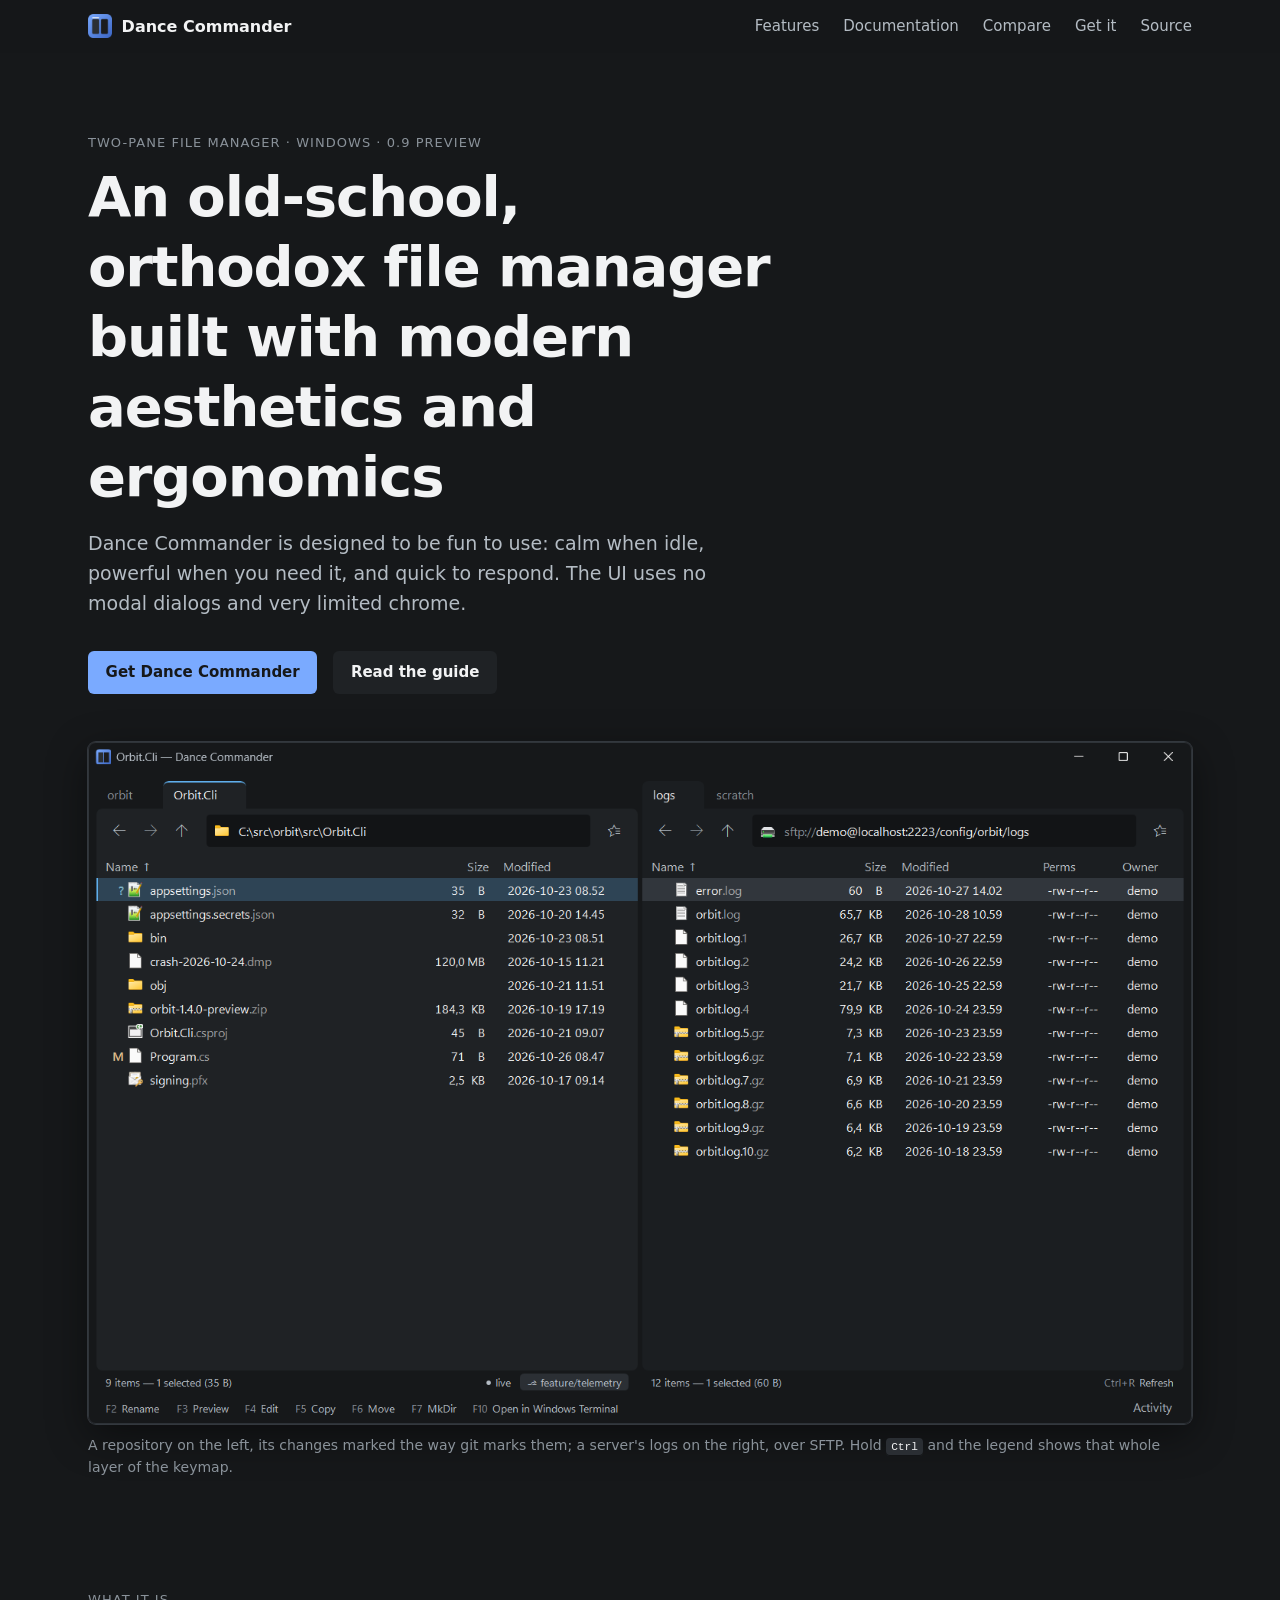
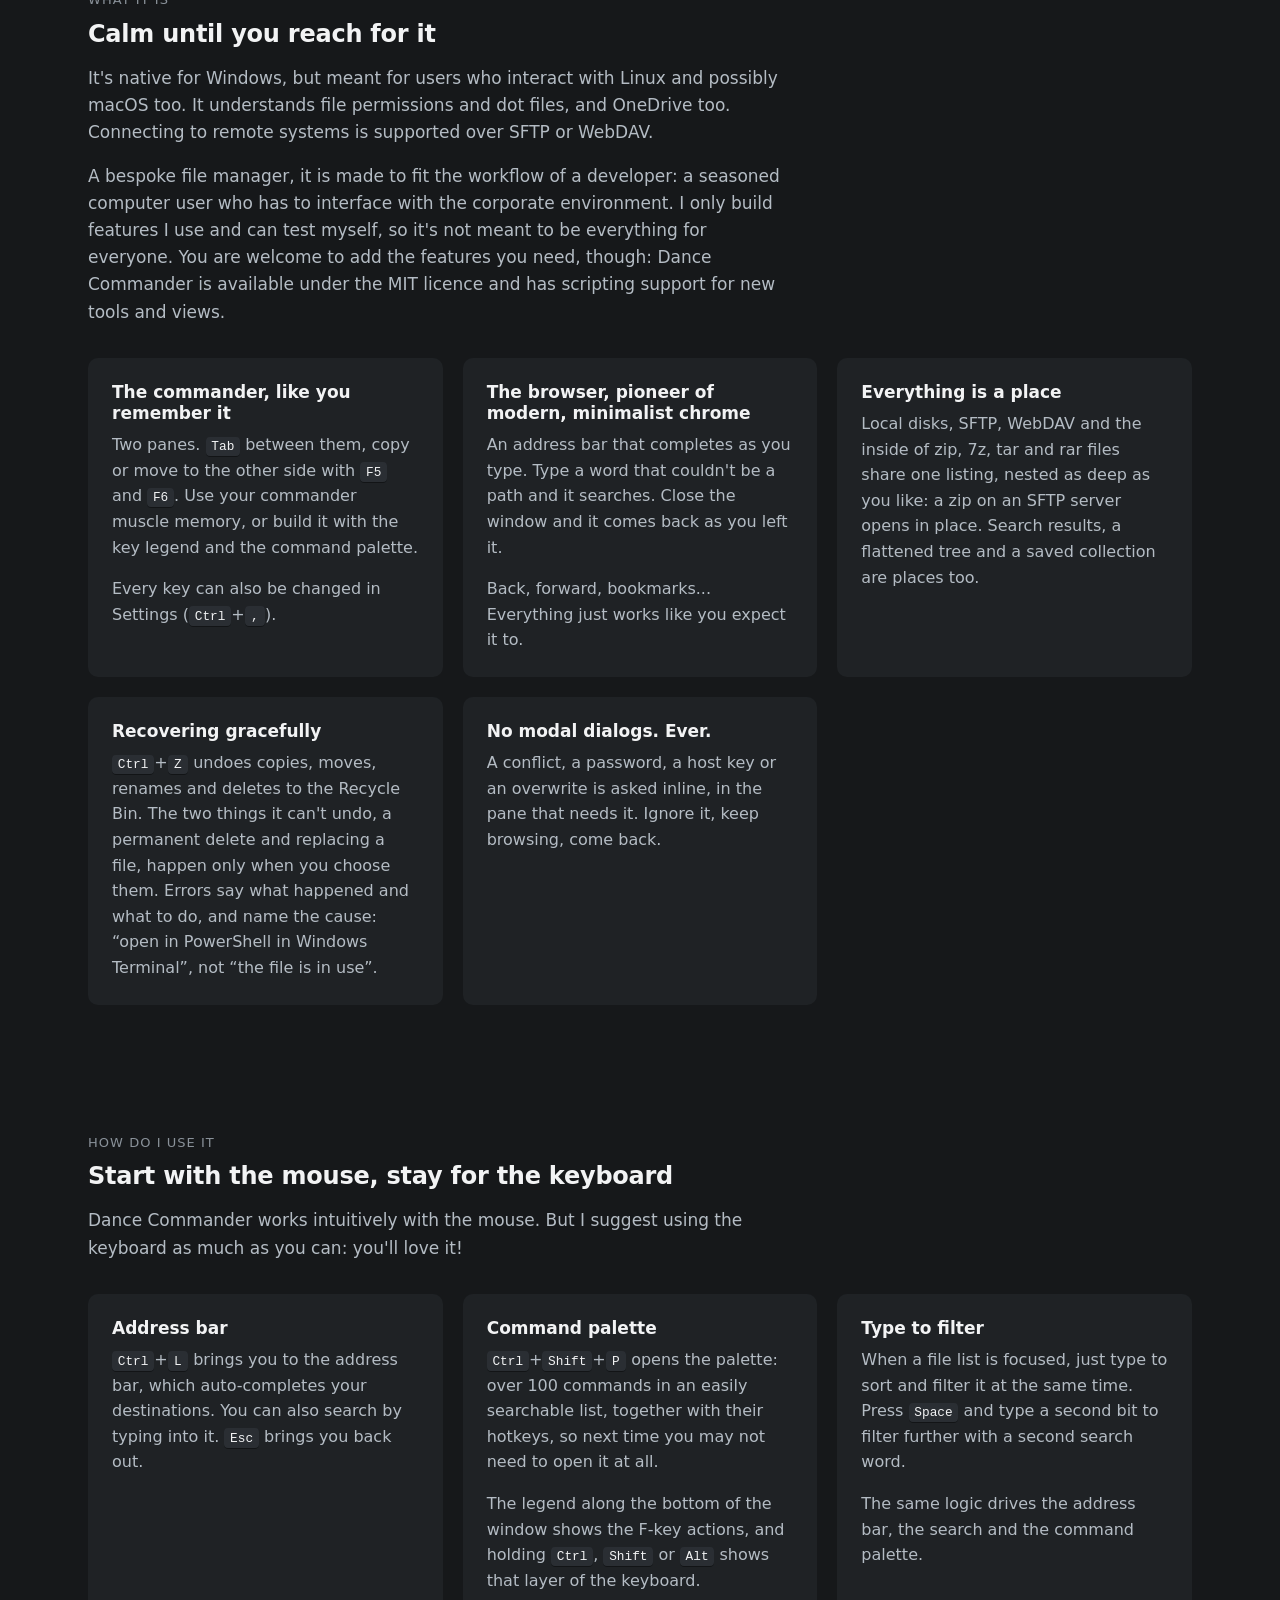
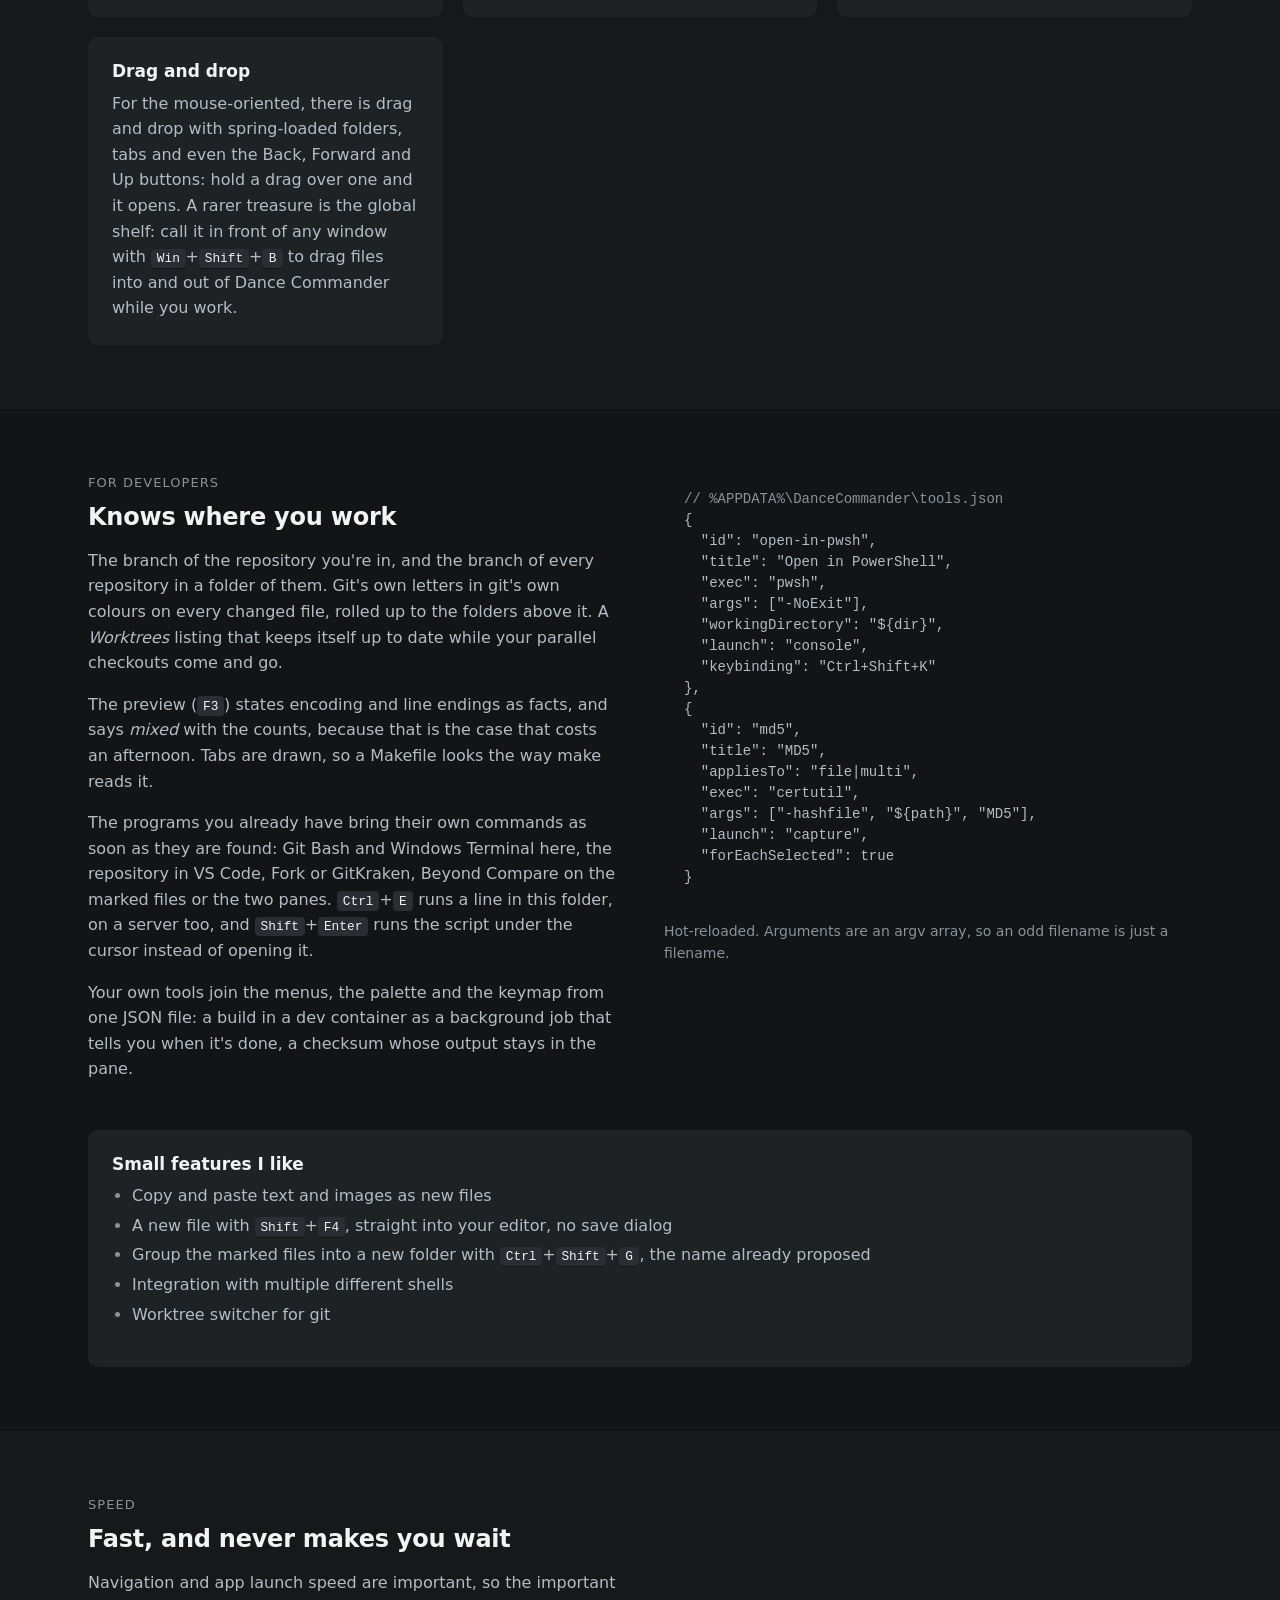
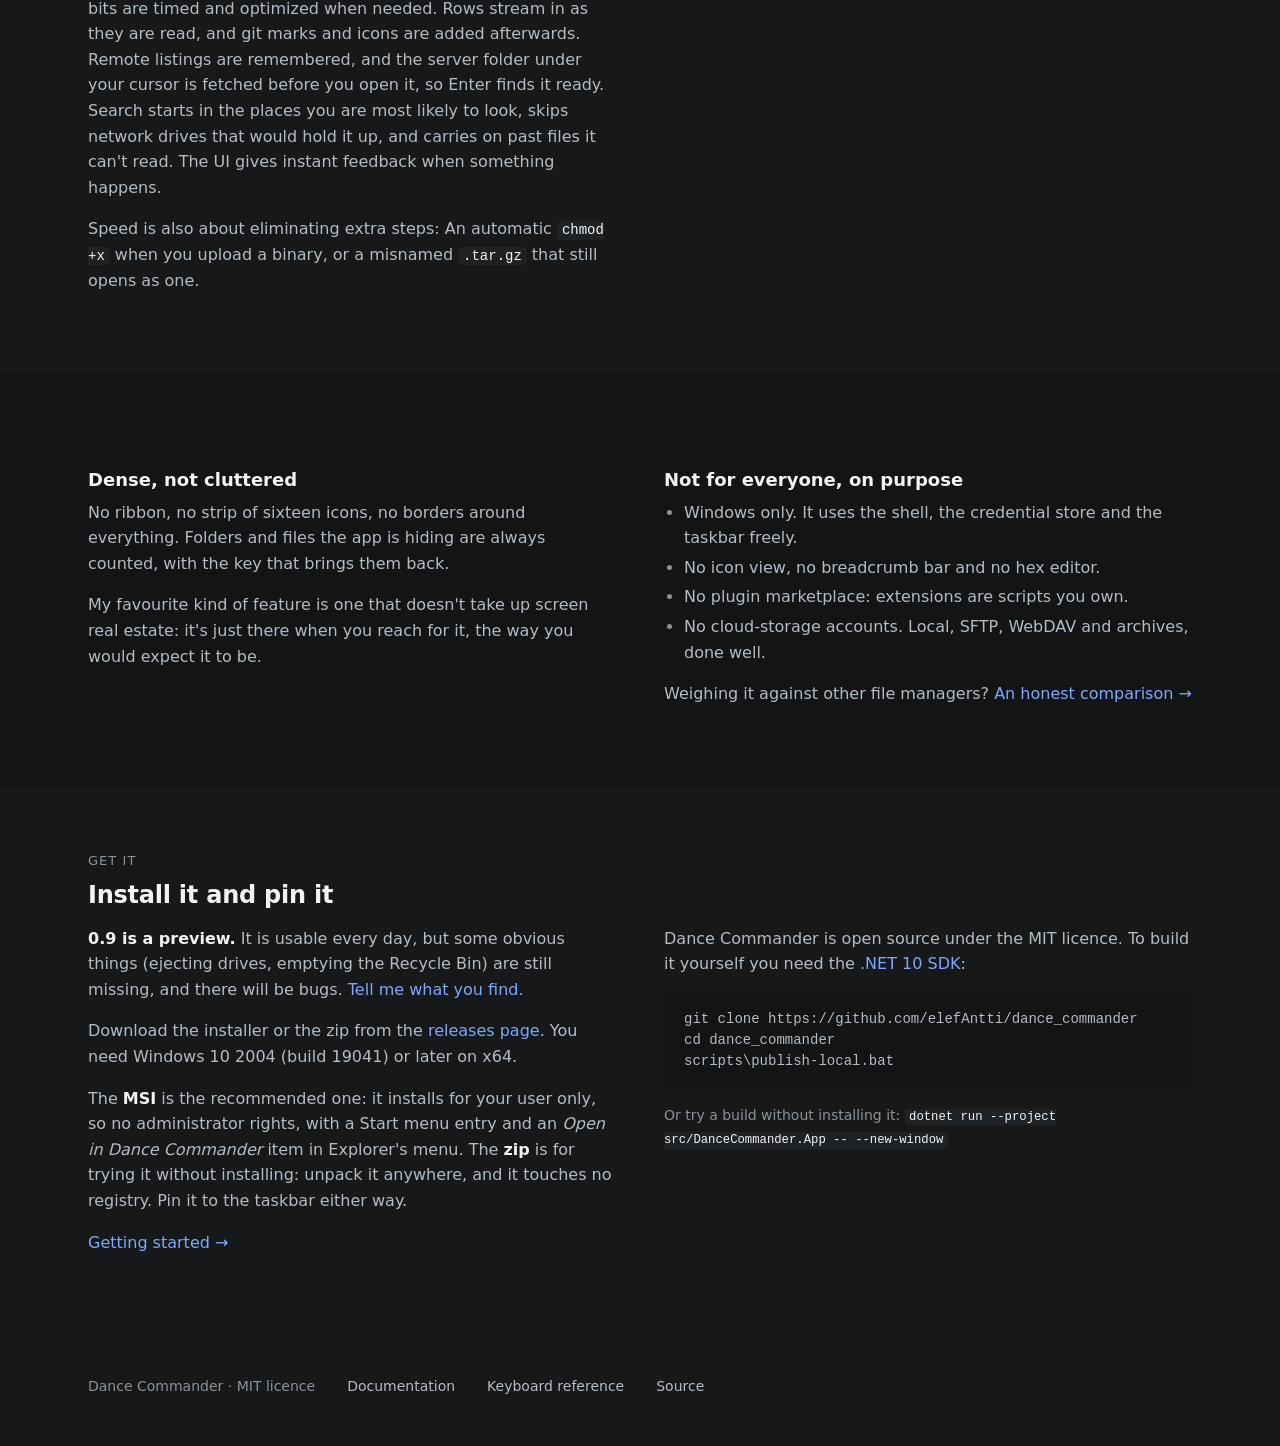
<file: site/index.html>
<!doctype html>
<html lang="en">
<head>
  <meta charset="utf-8">
  <meta name="viewport" content="width=device-width, initial-scale=1">
  <title>Dance Commander — a keyboard-first, two-pane file manager for Windows</title>
  <meta name="description" content="Two panes, the F-key legend, Insert to mark, F5 to copy — rebuilt with browser navigation, live folders, git awareness, SFTP, WebDAV and archives in one listing. No modal dialogs. Windows only.">
  <meta property="og:title" content="Dance Commander">
  <meta property="og:description" content="A keyboard-first, two-pane file manager for Windows, rebuilt with 2026 ergonomics.">
  <meta property="og:image" content="https://elefAntti.github.io/dance_commander/assets/icon.png">
  <link rel="icon" href="favicon.ico">
  <link rel="stylesheet" href="assets/style.css">
</head>
<body>

<header class="site-header">
  <div class="inner">
    <a class="brand" href="./"><img src="assets/icon.png" alt="">Dance Commander</a>
    <nav class="site-nav">
      <a href="#features">Features</a>
      <a href="docs/">Documentation</a>
      <a href="docs/compare.html">Compare</a>
      <a href="#get-it">Get it</a>
      <a href="https://github.com/elefAntti/dance_commander">Source</a>
    </nav>
  </div>
</header>

<main>

<section class="hero">
  <p class="eyebrow">Two-pane file manager · Windows · 0.9 preview</p>
  <h1>An old-school, orthodox file manager built with modern aesthetics and ergonomics</h1>
  <p class="lede">
    Dance Commander is designed to be fun to use: calm when idle, powerful when you need it, and quick to respond. The UI uses no modal dialogs and very limited chrome.
  </p>
  <div class="actions">
    <a class="button" href="#get-it">Get Dance Commander</a>
    <a class="button quiet" href="docs/">Read the guide</a>
  </div>
</section>

<figure class="shot" data-file="screenshots/window-tour.png"><img src="screenshots/window-tour.png" alt="The window: two panes, each with its toolbar, tabs, listing and footer, and the legend along the bottom." onerror="this.parentNode.classList.add('missing')">
  <figcaption>A repository on the left, its changes marked the way git marks them; a server's logs on the right, over SFTP. Hold <kbd>Ctrl</kbd> and the legend shows that whole layer of the keymap.</figcaption></figure>


<section class="section" id="features">
  <p class="eyebrow">What it is</p>
  <h2>Calm until you reach for it</h2>
  <p class="intro">
    It's native for Windows, but meant for users who interact with Linux and possibly macOS too. It
    understands file permissions and dot files, and OneDrive too. Connecting to remote systems is
    supported over SFTP or WebDAV.
  </p>
  <p class="intro">
    A bespoke file manager, it is made to fit the workflow of a developer: a seasoned computer user
    who has to interface with the corporate environment. I only build features I use and can test
    myself, so it's not meant to be everything for everyone. You are welcome to add the features you
    need, though: Dance Commander is available under the MIT licence and has scripting support for
    new tools and views.
  </p>

  <div class="grid">
    <div class="card">
      <h3>The commander, like you remember it</h3>
      <p>Two panes. <kbd>Tab</kbd> between them, copy or move to the other side with <kbd>F5</kbd> and <kbd>F6</kbd>.
        Use your commander muscle memory, or build it with the key legend and the command palette.</p>
        <p>Every key can also be changed in Settings <span style="white-space:nowrap">(<kbd>Ctrl</kbd>+<kbd>,</kbd>)</span>.</p>
    </div>
    <div class="card">
      <h3>The browser, pioneer of modern, minimalist chrome</h3>
      <p>An address bar that completes as you type. Type a word that couldn't be a path and it searches. Close the window and it comes back as you left it.</p><p>Back, forward, bookmarks... Everything just works like you expect it to.</p>
    </div>
    <div class="card">
      <h3>Everything is a place</h3>
      <p>Local disks, SFTP, WebDAV and the inside of zip, 7z, tar and rar files share one listing, nested as deep as you like: a zip on an SFTP server opens in place. Search results, a flattened tree and a saved collection are places too.</p>
    </div>
    <div class="card">
      <h3>Recovering gracefully</h3>
      <p><kbd>Ctrl</kbd>+<kbd>Z</kbd> undoes copies, moves, renames and deletes to the Recycle Bin. The two things it can't undo, a permanent delete and replacing a file, happen only when you choose them. Errors say what happened and what to do, and name the cause: “open in PowerShell in Windows Terminal”, not “the file is in use”.</p>
    </div>
    <div class="card">
      <h3>No modal dialogs. Ever.</h3>
      <p>A conflict, a password, a host key or an overwrite is asked inline, in the pane that needs it. Ignore it, keep browsing, come back.</p>
    </div>
  </div>
</section>

<section class="section" id="use">
  <p class="eyebrow">How do I use it</p>
  <h2>Start with the mouse, stay for the keyboard</h2>
  <p class="intro">
    Dance Commander works intuitively with the mouse. But I suggest using the keyboard as much as
    you can: you'll love it!
  </p>
  <div class="grid">
    <div class="card">
      <h3>Address bar</h3>
      <p><kbd>Ctrl</kbd>+<kbd>L</kbd> brings you to the address bar, which auto-completes your destinations. You can also search by typing into it. <kbd>Esc</kbd> brings you back out.</p>
    </div>
    <div class="card">
      <h3>Command palette</h3>
      <p><kbd>Ctrl</kbd>+<kbd>Shift</kbd>+<kbd>P</kbd> opens the palette: over 100 commands in an easily searchable list, together with their hotkeys, so next time you may not need to open it at all.</p>
      <p>The legend along the bottom of the window shows the F-key actions, and holding <kbd>Ctrl</kbd>, <kbd>Shift</kbd> or <kbd>Alt</kbd> shows that layer of the keyboard.</p>
    </div>
    <div class="card">
      <h3>Type to filter</h3>
      <p>When a file list is focused, just type to sort and filter it at the same time. Press <kbd>Space</kbd> and type a second bit to filter further with a second search word.</p>
      <p>The same logic drives the address bar, the search and the command palette.</p>
    </div>
    <div class="card">
      <h3>Drag and drop</h3>
      <p>For the mouse-oriented, there is drag and drop with spring-loaded folders, tabs and even the Back, Forward and Up buttons: hold a drag over one and it opens. A rarer treasure is the global shelf: call it in front of any window with <kbd>Win</kbd>+<kbd>Shift</kbd>+<kbd>B</kbd> to drag files into and out of Dance Commander while you work.</p>
    </div>
  </div>
</section>

<section class="band">
<div class="section">
  <div class="split">
    <div>
      <p class="eyebrow">For developers</p>
      <h2>Knows where you work</h2>
      <p>The branch of the repository you're in, and the branch of every repository in a folder of them. Git's own letters in git's own colours on every changed file, rolled up to the folders above it. A <em>Worktrees</em> listing that keeps itself up to date while your parallel checkouts come and go.</p>
      <p>The preview (<kbd>F3</kbd>) states encoding and line endings as facts, and says <em>mixed</em> with the counts, because that is the case that costs an afternoon. Tabs are drawn, so a Makefile looks the way make reads it.</p>
      <p>The programs you already have bring their own commands as soon as they are found: Git Bash and Windows Terminal here, the repository in VS Code, Fork or GitKraken, Beyond Compare on the marked files or the two panes. <kbd>Ctrl</kbd>+<kbd>E</kbd> runs a line in this folder, on a server too, and <kbd>Shift</kbd>+<kbd>Enter</kbd> runs the script under the cursor instead of opening it.</p>
      <p>Your own tools join the menus, the palette and the keymap from one JSON file: a build in a dev container as a background job that tells you when it's done, a checksum whose output stays in the pane.</p>
    </div>
    <div>
      <pre><code><span class="c">// %APPDATA%\DanceCommander\tools.json</span>
{
  "id": "open-in-pwsh",
  "title": "Open in PowerShell",
  "exec": "pwsh",
  "args": ["-NoExit"],
  "workingDirectory": "${dir}",
  "launch": "console",
  "keybinding": "Ctrl+Shift+K"
},
{
  "id": "md5",
  "title": "MD5",
  "appliesTo": "file|multi",
  "exec": "certutil",
  "args": ["-hashfile", "${path}", "MD5"],
  "launch": "capture",
  "forEachSelected": true
}</code></pre>
      <p style="color:var(--text-3);font-size:.875rem">Hot-reloaded. Arguments are an argv array, so an odd filename is just a filename.</p>
    </div>
  </div>

  <div class="grid">
    <div class="card full">
      <h3>Small features I like</h3>
      <ul class="notfor">
        <li>Copy and paste text and images as new files</li>
        <li>A new file with <kbd>Shift</kbd>+<kbd>F4</kbd>, straight into your editor, no save dialog</li>
        <li>Group the marked files into a new folder with <kbd>Ctrl</kbd>+<kbd>Shift</kbd>+<kbd>G</kbd>, the name already proposed</li>
        <li>Integration with multiple different shells</li>
        <li>Worktree switcher for git</li>
      </ul>
    </div>
  </div>
</div>
</section>

<section class="section">
  <div class="split">
    <div>
      <p class="eyebrow">Speed</p>
      <h2>Fast, and never makes you wait</h2>
      <p>Navigation and app launch speed are important, so the important bits are timed and optimized when needed.
        Rows stream in as they are read, and git marks and icons are added afterwards. Remote listings are remembered, and the server folder under your cursor is fetched before you open it, so Enter finds it ready.
        Search starts in the places you are most likely to look, skips network drives that would hold it up, and carries on past files it can't read. The UI gives instant feedback when something happens.</p>
      <p>Speed is also about eliminating extra steps: An automatic <code>chmod +x</code> when you upload a binary, or a misnamed <code>.tar.gz</code> that still opens as one.</p>
    </div>
  </div>
</section>

<section class="band">
<div class="section">
  <div class="split">
    <div>
      <h3>Dense, not cluttered</h3>
      <p>No ribbon, no strip of sixteen icons, no borders around everything. Folders and files the app is hiding are always counted, with the key that brings them back.</p>
      <p>My favourite kind of feature is one that doesn't take up screen real estate: it's just there when you reach for it, the way you would expect it to be.</p>
    </div>
    <div>
      <h3>Not for everyone, on purpose</h3>
      <ul class="notfor">
        <li>Windows only. It uses the shell, the credential store and the taskbar freely.</li>
        <li>No icon view, no breadcrumb bar and no hex editor.</li>
        <li>No plugin marketplace: extensions are scripts you own.</li>
        <li>No cloud-storage accounts. Local, SFTP, WebDAV and archives, done well.</li>
      </ul>
      <p>Weighing it against other file managers? <a href="docs/compare.html">An honest comparison →</a></p>
    </div>
  </div>
</div>
</section>

<section class="section" id="get-it">
  <p class="eyebrow">Get it</p>
  <h2>Install it and pin it</h2>
  <div class="split">
    <div>
      <p><strong>0.9 is a preview.</strong> It is usable every day, but some obvious things (ejecting drives, emptying the Recycle Bin) are still missing, and there will be bugs. <a href="https://github.com/elefAntti/dance_commander/issues">Tell me what you find.</a></p>
      <p>Download the installer or the zip from the <a href="https://github.com/elefAntti/dance_commander/releases">releases page</a>. You need Windows 10 2004 (build 19041) or later on x64.</p>
      <p>The <strong>MSI</strong> is the recommended one: it installs for your user only, so no administrator rights, with a Start menu entry and an <em>Open in Dance Commander</em> item in Explorer's menu. The <strong>zip</strong> is for trying it without installing: unpack it anywhere, and it touches no registry. Pin it to the taskbar either way.</p>
      <p><a href="docs/">Getting started →</a></p>
    </div>
    <div>
      <p>Dance Commander is open source under the MIT licence. To build it yourself you need the <a href="https://dotnet.microsoft.com/download/dotnet/10.0">.NET 10 SDK</a>:</p>
      <pre><code>git clone https://github.com/elefAntti/dance_commander
cd dance_commander
scripts\publish-local.bat</code></pre>
      <p style="color:var(--text-3);font-size:.875rem">Or try a build without installing it: <code>dotnet run --project src/DanceCommander.App -- --new-window</code></p>
    </div>
  </div>
</section>

</main>

<footer class="site-footer">
  <div class="inner">
    <span>Dance Commander · MIT licence</span>
    <a href="docs/">Documentation</a>
    <a href="docs/keyboard.html">Keyboard reference</a>
    <a href="https://github.com/elefAntti/dance_commander">Source</a>
  </div>
</footer>

</body>
</html>
</file>
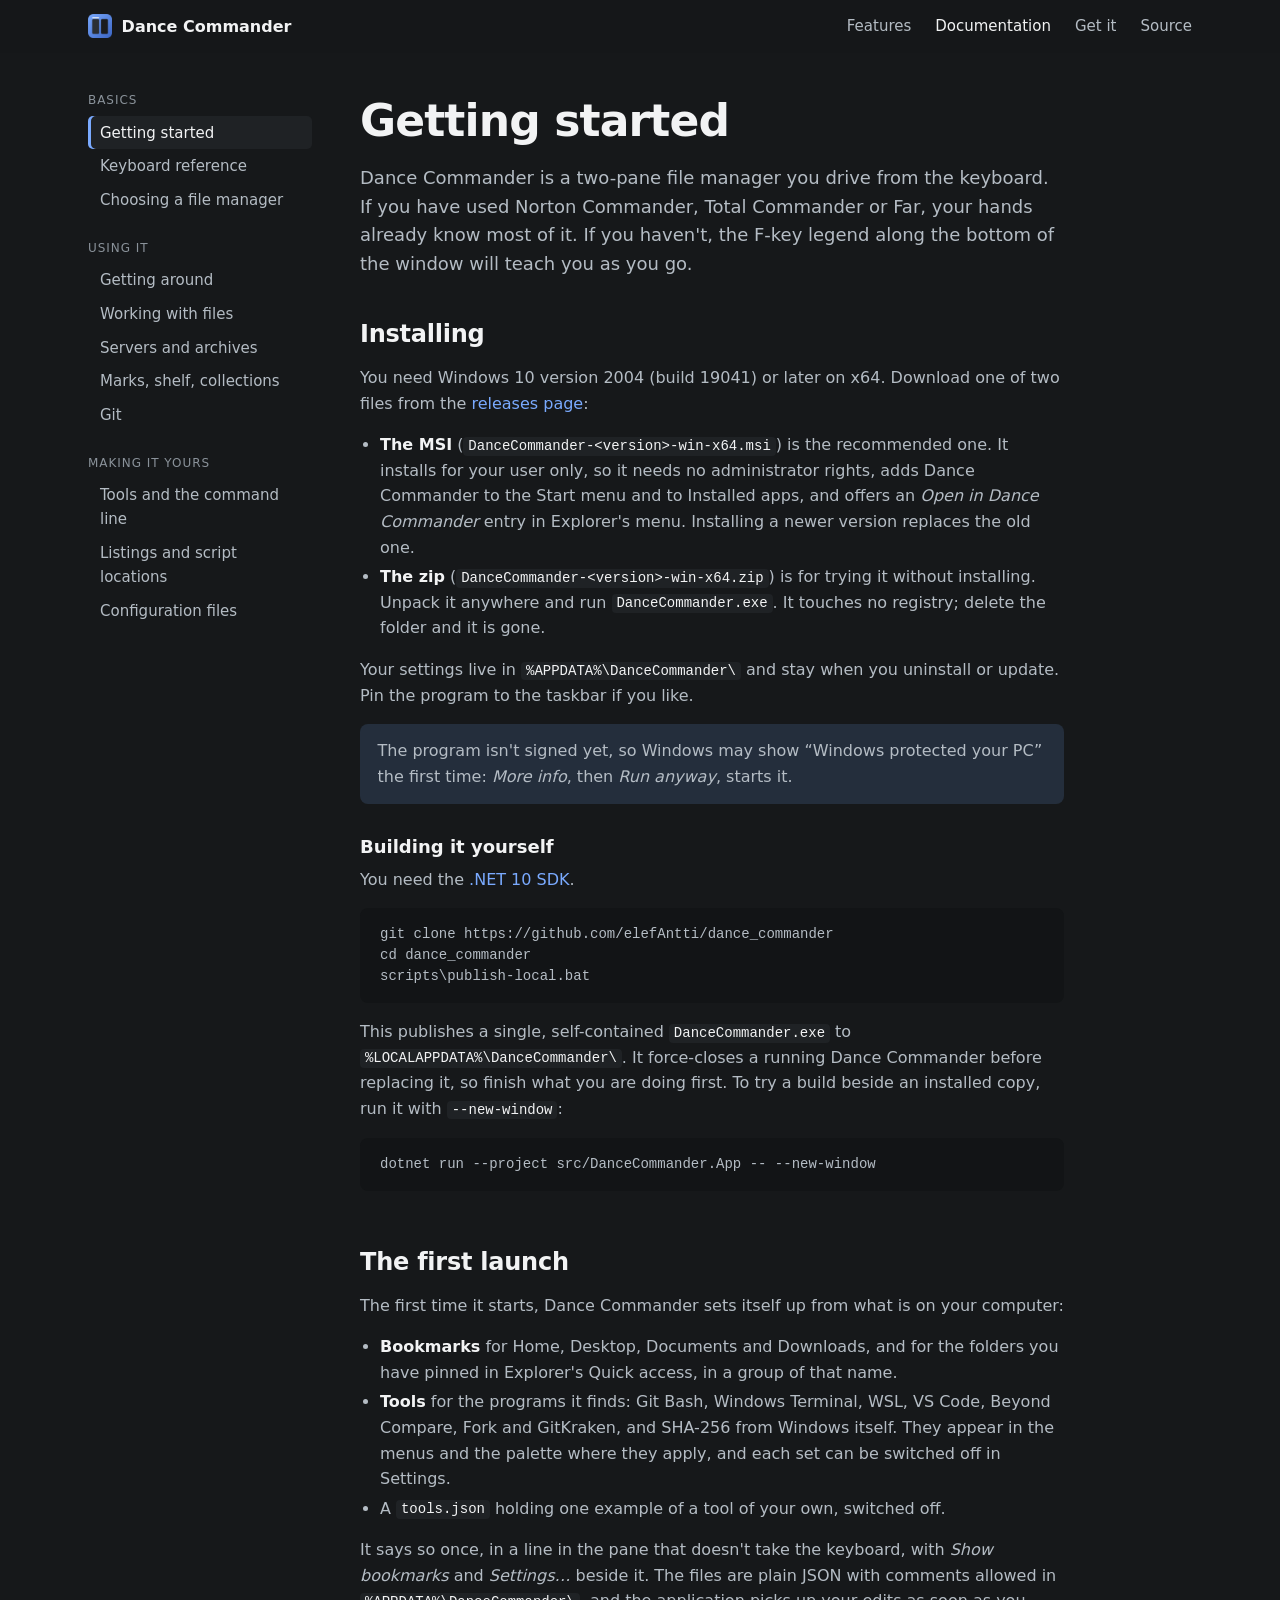
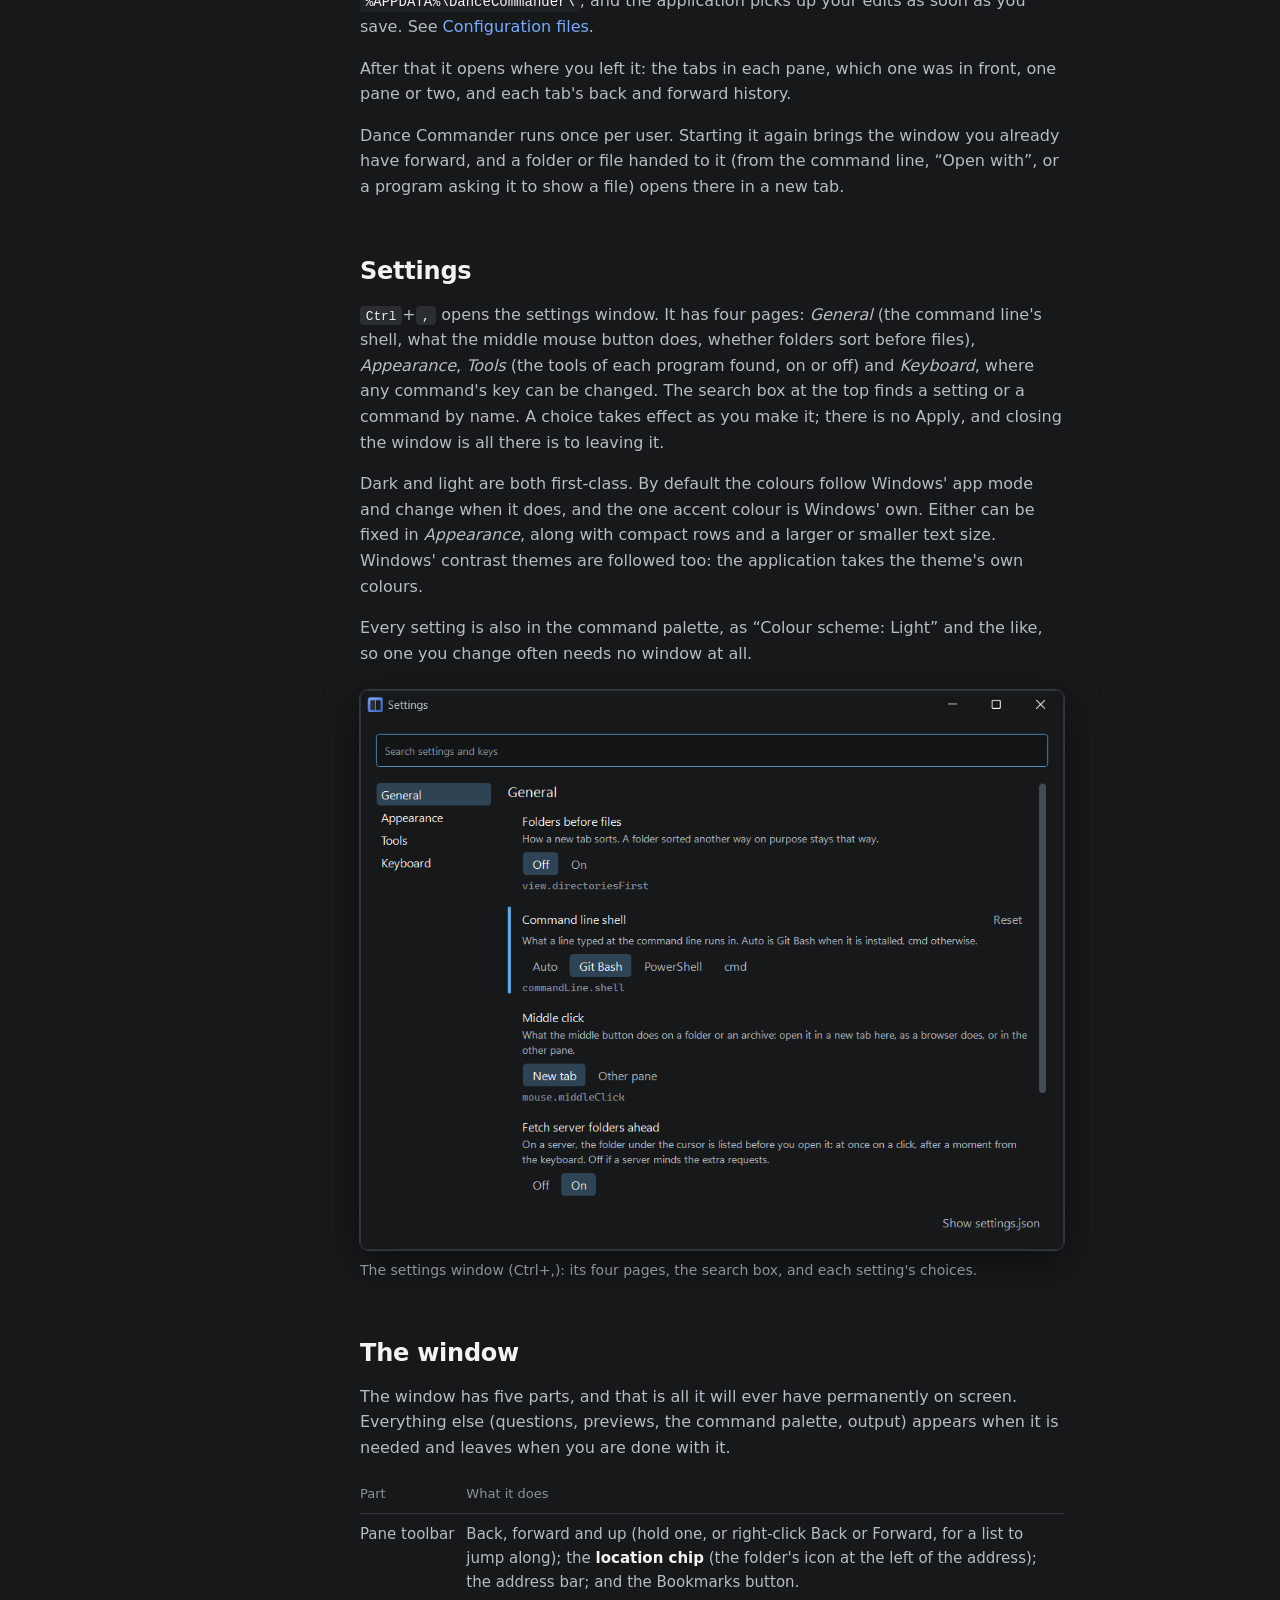
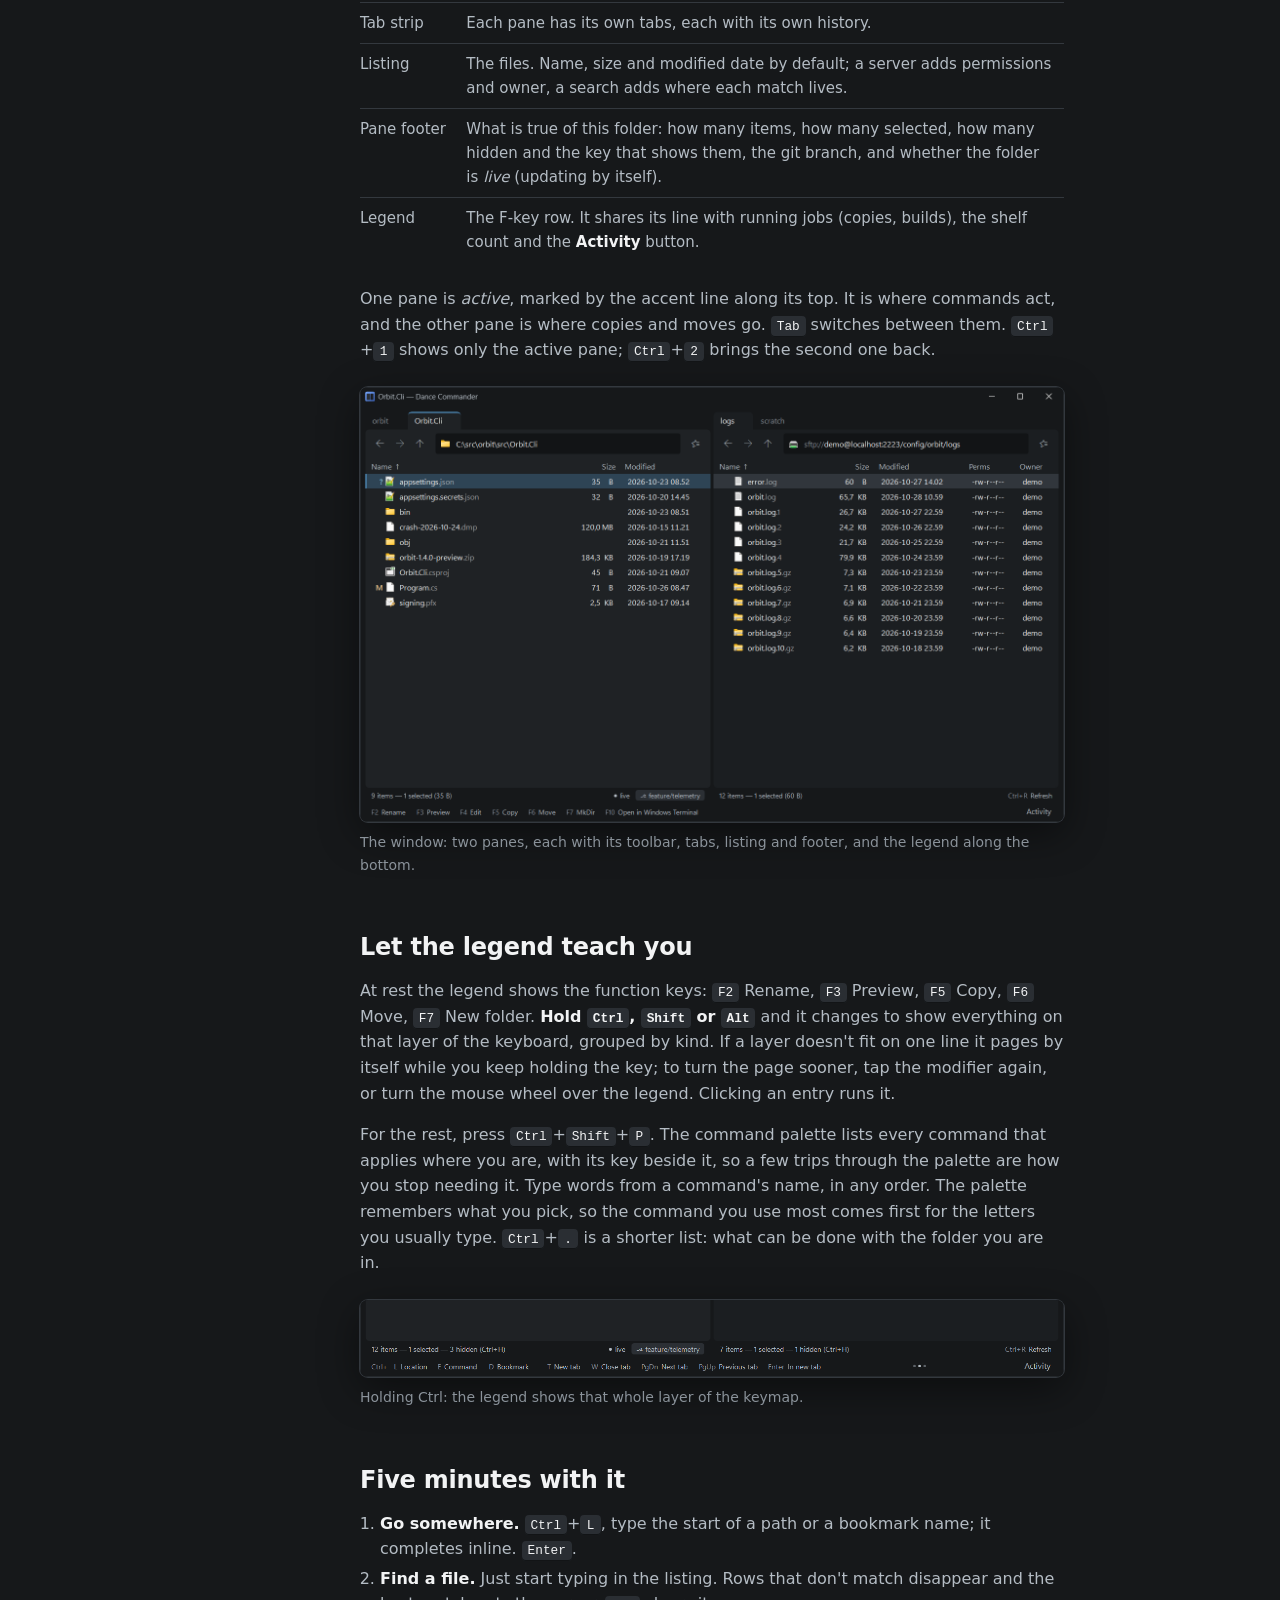
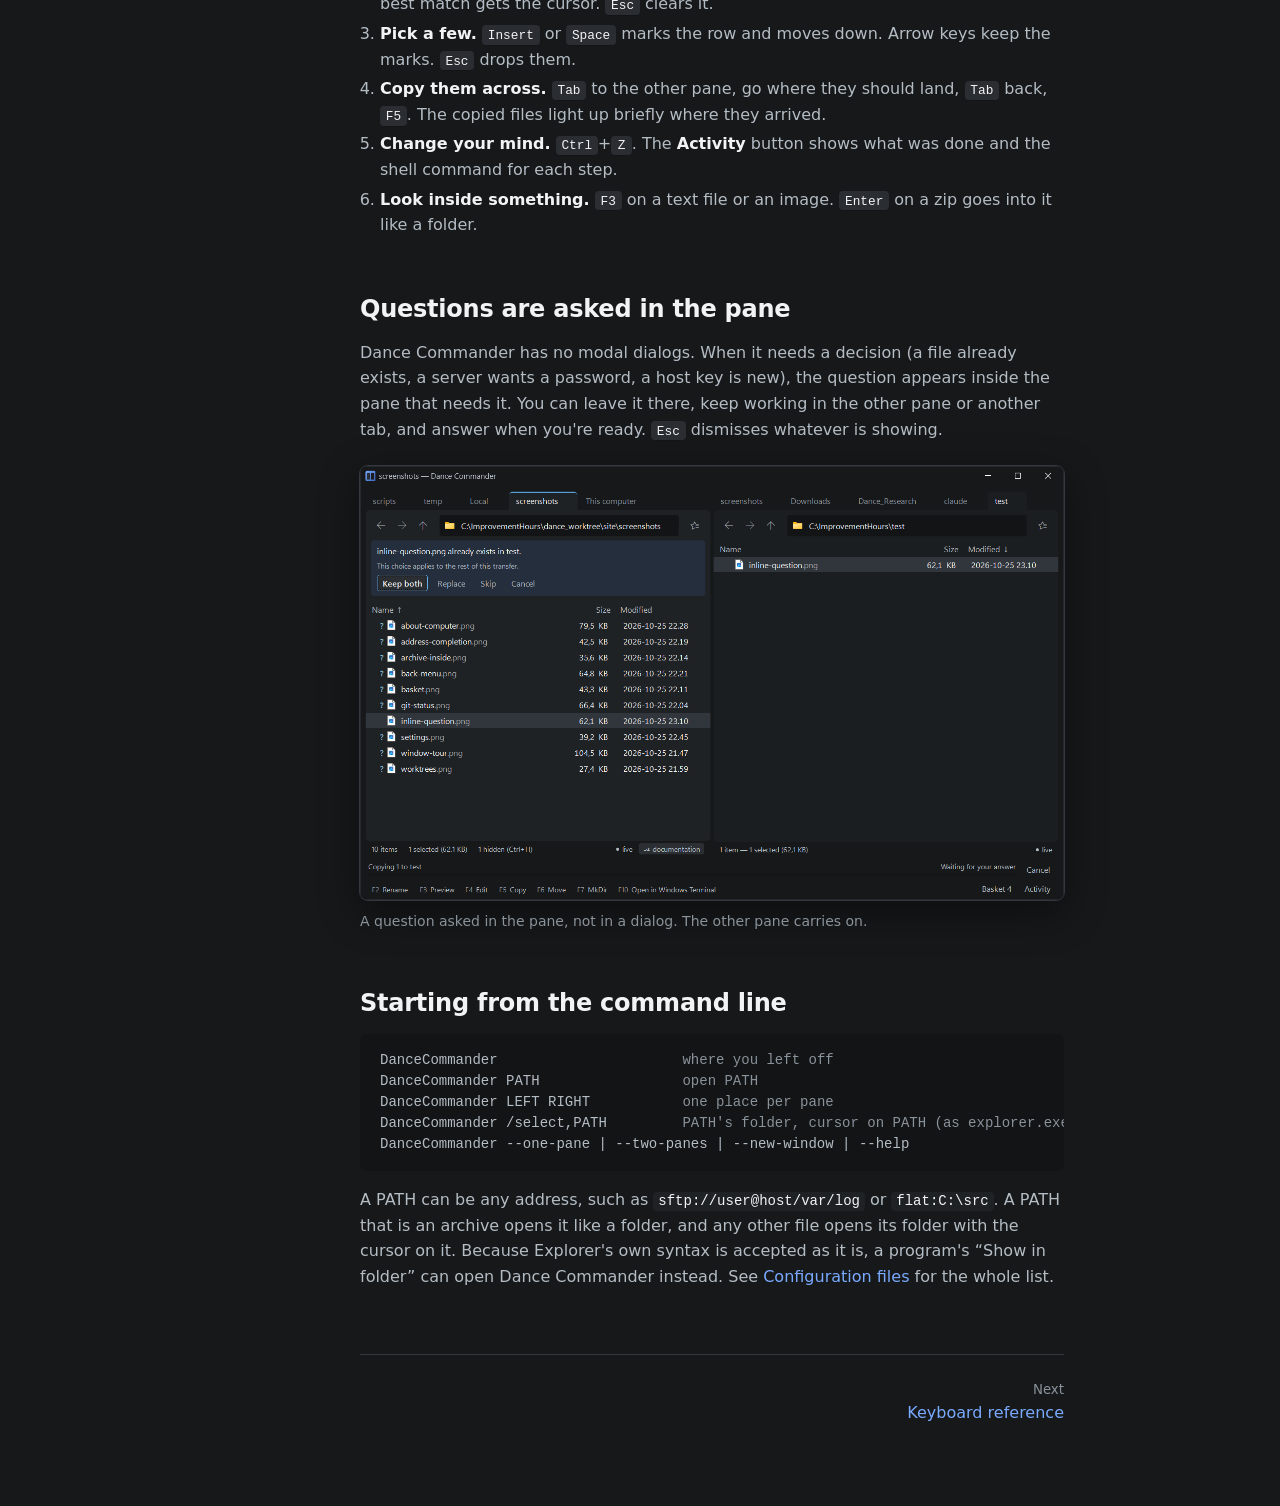
<file: site/docs/index.html>
<!doctype html>
<html lang="en">
<head>
  <meta charset="utf-8">
  <meta name="viewport" content="width=device-width, initial-scale=1">
  <title>Getting started — Dance Commander</title>
  <link rel="icon" href="../favicon.ico">
  <link rel="stylesheet" href="../assets/style.css">
</head>
<body>
<header class="site-header"><div class="inner">
  <a class="brand" href="../"><img src="../assets/icon.png" alt="">Dance Commander</a>
  <nav class="site-nav"><a href="../#features">Features</a><a href="./" aria-current="page">Documentation</a><a href="../#get-it">Get it</a><a href="https://github.com/elefAntti/dance_commander">Source</a></nav>
</div></header>

<div class="docs">
<nav class="docs-nav" aria-label="Documentation"></nav>
<main class="docs-main">

<h1>Getting started</h1>
<p>Dance Commander is a two-pane file manager you drive from the keyboard. If you have used Norton
Commander, Total Commander or Far, your hands already know most of it. If you haven't, the
F-key legend along the bottom of the window will teach you as you go.</p>

<h2 id="install">Installing</h2>
<p>You need Windows 10 version 2004 (build 19041) or later on x64. Download one of two files from the
<a href="https://github.com/elefAntti/dance_commander/releases">releases page</a>:</p>
<ul>
  <li><strong>The MSI</strong> (<code>DanceCommander-&lt;version&gt;-win-x64.msi</code>) is the recommended
  one. It installs for your user only, so it needs no administrator rights, adds Dance Commander to
  the Start menu and to Installed apps, and offers an <em>Open in Dance Commander</em> entry in
  Explorer's menu. Installing a newer version replaces the old one.</li>
  <li><strong>The zip</strong> (<code>DanceCommander-&lt;version&gt;-win-x64.zip</code>) is for trying it
  without installing. Unpack it anywhere and run <code>DanceCommander.exe</code>. It touches no
  registry; delete the folder and it is gone.</li>
</ul>
<p>Your settings live in <code>%APPDATA%\DanceCommander\</code> and stay when you uninstall or update.
Pin the program to the taskbar if you like.</p>
<div class="note">The program isn't signed yet, so Windows may show “Windows protected your PC”
the first time: <em>More info</em>, then <em>Run anyway</em>, starts it.</div>

<h3 id="from-source">Building it yourself</h3>
<p>You need the <a href="https://dotnet.microsoft.com/download/dotnet/10.0">.NET 10 SDK</a>.</p>
<pre><code>git clone https://github.com/elefAntti/dance_commander
cd dance_commander
scripts\publish-local.bat</code></pre>
<p>This publishes a single, self-contained <code>DanceCommander.exe</code> to
<code>%LOCALAPPDATA%\DanceCommander\</code>. It force-closes a running Dance Commander before
replacing it, so finish what you are doing first. To try a build beside an installed copy, run it
with <code>--new-window</code>:</p>
<pre><code>dotnet run --project src/DanceCommander.App -- --new-window</code></pre>

<h2 id="first-launch">The first launch</h2>
<p>The first time it starts, Dance Commander sets itself up from what is on your computer:</p>
<ul>
  <li><strong>Bookmarks</strong> for Home, Desktop, Documents and Downloads, and for the folders you
  have pinned in Explorer's Quick access, in a group of that name.</li>
  <li><strong>Tools</strong> for the programs it finds: Git Bash, Windows Terminal, WSL, VS Code,
  Beyond Compare, Fork and GitKraken, and SHA-256 from Windows itself. They appear in the menus and
  the palette where they apply, and each set can be switched off in Settings.</li>
  <li>A <code>tools.json</code> holding one example of a tool of your own, switched off.</li>
</ul>
<p>It says so once, in a line in the pane that doesn't take the keyboard, with <em>Show
bookmarks</em> and <em>Settings…</em> beside it. The files are plain JSON with comments allowed
in <code>%APPDATA%\DanceCommander\</code>, and the application picks up your edits as soon as you
save. See <a href="configuration.html">Configuration files</a>.</p>
<p>After that it opens where you left it: the tabs in each pane, which one was in front, one pane or
two, and each tab's back and forward history.</p>
<p>Dance Commander runs once per user. Starting it again brings the window you already have
forward, and a folder or file handed to it (from the command line, “Open with”, or a program
asking it to show a file) opens there in a new tab.</p>

<h2 id="settings">Settings</h2>
<p><kbd>Ctrl</kbd>+<kbd>,</kbd> opens the settings window. It has four pages: <em>General</em> (the
command line's shell, what the middle mouse button does, whether folders sort before files),
<em>Appearance</em>, <em>Tools</em> (the tools of each program found, on or off) and
<em>Keyboard</em>, where any command's key can be changed. The search box at the top finds a
setting or a command by name. A choice takes effect as you make it; there is no Apply, and closing
the window is all there is to leaving it.</p>
<p>Dark and light are both first-class. By default the colours follow Windows' app mode and change
when it does, and the one accent colour is Windows' own. Either can be fixed in
<em>Appearance</em>, along with compact rows and a larger or smaller text size. Windows' contrast
themes are followed too: the application takes the theme's own colours.</p>
<p>Every setting is also in the command palette, as “Colour scheme: Light” and the like, so one
you change often needs no window at all.</p>

<figure class="shot" data-file="screenshots/settings.png"><img src="../screenshots/settings.png" alt="The settings window (Ctrl+,): its four pages, the search box, and each setting's choices." onerror="this.parentNode.classList.add('missing')"><figcaption>The settings window (Ctrl+,): its four pages, the search box, and each setting's choices.</figcaption></figure>

<h2 id="tour">The window</h2>
<p>The window has five parts, and that is all it will ever have permanently on screen. Everything
else (questions, previews, the command palette, output) appears when it is needed and leaves when
you are done with it.</p>
<table>
  <thead><tr><th>Part</th><th>What it does</th></tr></thead>
  <tbody>
    <tr><td>Pane toolbar</td><td>Back, forward and up (hold one, or right-click Back or Forward, for a list to jump along); the <strong>location chip</strong> (the folder's icon at the left of the address); the address bar; and the Bookmarks button.</td></tr>
    <tr><td>Tab strip</td><td>Each pane has its own tabs, each with its own history.</td></tr>
    <tr><td>Listing</td><td>The files. Name, size and modified date by default; a server adds permissions and owner, a search adds where each match lives.</td></tr>
    <tr><td>Pane footer</td><td>What is true of this folder: how many items, how many selected, how many hidden and the key that shows them, the git branch, and whether the folder is <em>live</em> (updating by itself).</td></tr>
    <tr><td>Legend</td><td>The F-key row. It shares its line with running jobs (copies, builds), the shelf count and the <strong>Activity</strong> button.</td></tr>
  </tbody>
</table>
<p>One pane is <em>active</em>, marked by the accent line along its top. It is where commands act,
and the other pane is where copies and moves go. <kbd>Tab</kbd> switches between them.
<kbd>Ctrl</kbd>+<kbd>1</kbd> shows only the active pane; <kbd>Ctrl</kbd>+<kbd>2</kbd> brings the
second one back.</p>

<figure class="shot" data-file="screenshots/window-tour.png"><img src="../screenshots/window-tour.png" alt="The window: two panes, each with its toolbar, tabs, listing and footer, and the legend along the bottom." onerror="this.parentNode.classList.add('missing')"><figcaption>The window: two panes, each with its toolbar, tabs, listing and footer, and the legend along the bottom.</figcaption></figure>

<h2 id="legend">Let the legend teach you</h2>
<p>At rest the legend shows the function keys: <kbd>F2</kbd> Rename, <kbd>F3</kbd> Preview,
<kbd>F5</kbd> Copy, <kbd>F6</kbd> Move, <kbd>F7</kbd> New folder. <strong>Hold
<kbd>Ctrl</kbd>, <kbd>Shift</kbd> or <kbd>Alt</kbd></strong> and it changes to show everything on
that layer of the keyboard, grouped by kind. If a layer doesn't fit on one line it pages by itself
while you keep holding the key; to turn the page sooner, tap the modifier again, or turn the mouse
wheel over the legend. Clicking an entry runs it.</p>
<p>For the rest, press <kbd>Ctrl</kbd>+<kbd>Shift</kbd>+<kbd>P</kbd>. The command palette lists
every command that applies where you are, with its key beside it, so a few trips through the
palette are how you stop needing it. Type words from a command's name, in any order. The palette
remembers what you pick, so the command you use most comes first for the letters you usually
type. <kbd>Ctrl</kbd>+<kbd>.</kbd> is a shorter list: what can be done with the folder you are
in.</p>

<figure class="shot" data-file="screenshots/legend-ctrl.png"><img src="../screenshots/legend-ctrl.png" alt="Holding Ctrl: the legend shows that whole layer of the keymap." onerror="this.parentNode.classList.add('missing')"><figcaption>Holding Ctrl: the legend shows that whole layer of the keymap.</figcaption></figure>

<h2 id="first-minutes">Five minutes with it</h2>
<ol>
  <li><strong>Go somewhere.</strong> <kbd>Ctrl</kbd>+<kbd>L</kbd>, type the start of a path or a bookmark name; it completes inline. <kbd>Enter</kbd>.</li>
  <li><strong>Find a file.</strong> Just start typing in the listing. Rows that don't match disappear and the best match gets the cursor. <kbd>Esc</kbd> clears it.</li>
  <li><strong>Pick a few.</strong> <kbd>Insert</kbd> or <kbd>Space</kbd> marks the row and moves down. Arrow keys keep the marks. <kbd>Esc</kbd> drops them.</li>
  <li><strong>Copy them across.</strong> <kbd>Tab</kbd> to the other pane, go where they should land, <kbd>Tab</kbd> back, <kbd>F5</kbd>. The copied files light up briefly where they arrived.</li>
  <li><strong>Change your mind.</strong> <kbd>Ctrl</kbd>+<kbd>Z</kbd>. The <strong>Activity</strong> button shows what was done and the shell command for each step.</li>
  <li><strong>Look inside something.</strong> <kbd>F3</kbd> on a text file or an image. <kbd>Enter</kbd> on a zip goes into it like a folder.</li>
</ol>

<h2 id="no-dialogs">Questions are asked in the pane</h2>
<p>Dance Commander has no modal dialogs. When it needs a decision (a file already exists, a server
wants a password, a host key is new), the question appears inside the pane that needs it. You can
leave it there, keep working in the other pane or another tab, and answer when you're ready.
<kbd>Esc</kbd> dismisses whatever is showing.</p>

<figure class="shot" data-file="screenshots/inline-question.png"><img src="../screenshots/inline-question.png" alt="A question asked in the pane, not in a dialog. The other pane carries on." onerror="this.parentNode.classList.add('missing')"><figcaption>A question asked in the pane, not in a dialog. The other pane carries on.</figcaption></figure>

<h2 id="help">Starting from the command line</h2>
<pre><code>DanceCommander                      <span class="c">where you left off</span>
DanceCommander PATH                 <span class="c">open PATH</span>
DanceCommander LEFT RIGHT           <span class="c">one place per pane</span>
DanceCommander /select,PATH         <span class="c">PATH's folder, cursor on PATH (as explorer.exe)</span>
DanceCommander --one-pane | --two-panes | --new-window | --help</code></pre>
<p>A PATH can be any address, such as <code>sftp://user@host/var/log</code> or
<code>flat:C:\src</code>. A PATH that is an archive opens it like a folder, and any other file opens
its folder with the cursor on it. Because Explorer's own syntax is accepted as it is, a program's
“Show in folder” can open Dance Commander instead. See
<a href="configuration.html#command-line">Configuration files</a> for the whole list.</p>

<div class="pager"></div>
</main>
</div>
<script src="../assets/docs.js"></script>
</body>
</html>
</file>
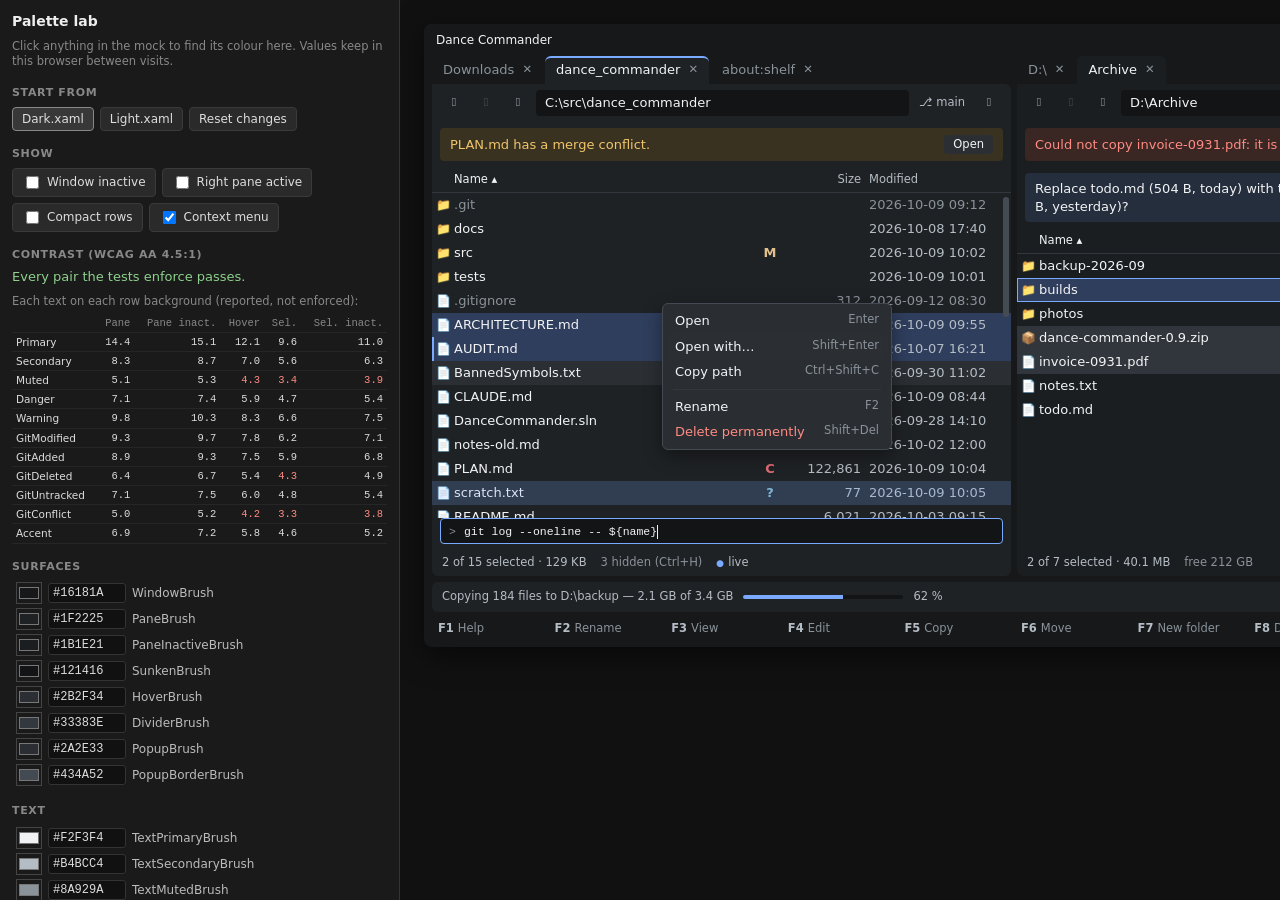
<file: tools/palette-lab.html>
<!doctype html>
<!--
  Palette lab: try colours for Theme/Dark.xaml and Theme/Light.xaml against a mock of the window,
  with the contrast checks PaletteContrastTests makes. One file, no dependencies; open it in a
  browser. The mock is drawn from the same token names as the XAML, so what you export pastes
  straight back. It is a sketch of the app, not the app: check the result in the real window.
-->
<html lang="en">
<head>
<meta charset="utf-8">
<title>Dance Commander — palette lab</title>
<style>
  :root {
    --ui: "Segoe UI Variable Text", "Segoe UI", system-ui, sans-serif;
    --mono: "Cascadia Mono", Consolas, "Courier New", monospace;
    --glyph: "Segoe Fluent Icons", "Segoe MDL2 Assets";
    --small: 11.5px; --body: 13px; --title: 15px;
    --row: 24px;
  }
  * { box-sizing: border-box; }
  body { margin: 0; font: var(--body)/1.35 var(--ui); background: #111; color: #ddd; display: flex; height: 100vh; overflow: hidden; }

  /* ---- the lab's own controls, deliberately neutral so they don't colour the judgement ---- */
  #side { width: 400px; flex: none; overflow-y: auto; background: #1a1a1a; border-right: 1px solid #333; padding: 12px; }
  #side h1 { font-size: 14px; margin: 0 0 8px; color: #eee; }
  #side h2 { font-size: 11px; text-transform: uppercase; letter-spacing: .06em; color: #888; margin: 16px 0 6px; }
  .bar { display: flex; gap: 6px; flex-wrap: wrap; }
  .bar button, .bar label { background: #2a2a2a; color: #ddd; border: 1px solid #3a3a3a; border-radius: 4px; padding: 4px 9px; font: 12px var(--ui); cursor: pointer; }
  .bar button:hover { background: #333; }
  .bar button.on { border-color: #888; background: #383838; }
  .bar label { display: inline-flex; gap: 5px; align-items: center; }
  .tok { display: grid; grid-template-columns: 26px 78px 1fr auto; gap: 6px; align-items: center; padding: 2px 4px; border-radius: 4px; }
  .tok.flash { background: #34343a; }
  .tok input[type=color] { width: 26px; height: 22px; padding: 0; border: 1px solid #444; background: none; cursor: pointer; }
  .tok input[type=text] { width: 78px; background: #111; color: #ddd; border: 1px solid #333; border-radius: 3px; font: 12px var(--mono); padding: 2px 4px; }
  .tok input[type=text].bad { border-color: #a33; }
  .tok .name { font-size: 12px; color: #bbb; overflow: hidden; text-overflow: ellipsis; white-space: nowrap; }
  .tok .changed { font-size: 10px; color: #c90; cursor: pointer; }
  textarea { width: 100%; height: 120px; background: #111; color: #ccc; border: 1px solid #333; border-radius: 4px; font: 11px var(--mono); }
  #contrast table { width: 100%; border-collapse: collapse; font-size: 11.5px; }
  #contrast td { padding: 2px 4px; border-bottom: 1px solid #262626; }
  #contrast td.r { text-align: right; font-family: var(--mono); }
  #contrast .fail { color: #ff8b82; }
  #contrast .ok { color: #8dd18d; }
  #contrast .sw { display: inline-block; width: 22px; text-align: center; border-radius: 3px; font-weight: 600; }
  .hint { color: #888; font-size: 11.5px; margin: 4px 0; }

  #stage { flex: 1; overflow: auto; padding: 24px; display: flex; flex-direction: column; gap: 10px; }

  /* ---- the mock window: every colour below is a token ---- */
  .win { width: 1180px; flex: none; background: var(--WindowBrush); color: var(--TextPrimaryBrush); border-radius: 8px; overflow: hidden; box-shadow: 0 8px 30px #0008; font-size: var(--body); }
  .caption { height: 32px; display: flex; align-items: center; padding: 0 12px; background: var(--WindowBrush); color: var(--TextPrimaryBrush); font-size: 12px; }
  .win.inactive .caption { color: var(--TextMutedBrush); }
  .caption .sp { flex: 1; }
  .caption span.c { width: 46px; text-align: center; font-family: var(--glyph); font-size: 10px; }
  .panes { display: grid; grid-template-columns: 1fr 1fr; gap: 6px; padding: 0 8px; }

  .pane { display: flex; flex-direction: column; height: 520px; position: relative; }
  .tabs { display: flex; gap: 2px; }
  .tab { padding: 5px 9px 5px 11px; border-radius: 6px 6px 0 0; color: var(--TextMutedBrush); display: flex; gap: 6px; align-items: center; cursor: default; }
  .tab:hover { color: var(--TextSecondaryBrush); }
  .tab .x { font-size: var(--small); padding: 0 2px; color: var(--TextMutedBrush); }
  .tab.cur { background: var(--surface); color: var(--TextPrimaryBrush); }
  .pane.active .tab.cur { border-top: 2px solid var(--paneAccent); padding-top: 3px; }
  .body { flex: 1; background: var(--surface); border-radius: 0 6px 6px 6px; display: flex; flex-direction: column; overflow: hidden; }
  .pane.active { --surface: var(--PaneBrush); }
  .pane:not(.active) { --surface: var(--PaneInactiveBrush); }
  .win { --paneAccent: var(--Accent); }
  .win.inactive { --paneAccent: var(--TextMutedBrush); }

  .toolbar { display: flex; align-items: center; gap: 4px; padding: 6px 8px; }
  .gl { font-family: var(--glyph); font-size: 12px; width: 28px; height: 24px; display: grid; place-items: center; border-radius: 4px; color: var(--TextSecondaryBrush); }
  .gl:hover { background: var(--HoverBrush); }
  .gl.dis { color: var(--TextMutedBrush); opacity: .5; }
  .addr { flex: 1; height: 26px; border-radius: 4px; background: var(--SunkenBrush); border: 1px solid transparent; display: flex; align-items: center; padding: 0 8px; gap: 6px; color: var(--TextPrimaryBrush); }
  .addr.focus { border-color: var(--Accent); }
  .addr .sel { background: var(--Accent); color: var(--PaneBrush); }
  .branch { color: var(--TextSecondaryBrush); font-size: var(--small); padding: 0 6px; }

  .head { display: grid; grid-template-columns: 22px 1fr 18px 90px 130px; height: 26px; align-items: center; color: var(--TextSecondaryBrush); font-size: var(--small); border-bottom: 1px solid var(--DividerBrush); padding: 0 12px 0 0; }
  .head .sorted { color: var(--TextPrimaryBrush); }
  .grid { flex: 1; position: relative; overflow: hidden; }
  .row { display: grid; grid-template-columns: 22px 1fr 18px 90px 130px; height: var(--row); align-items: center; position: relative; padding-right: 12px; }
  .row > span { white-space: nowrap; overflow: hidden; text-overflow: ellipsis; padding: 0 8px 0 0; }
  .row .ic { text-align: center; font-size: 12px; padding: 0; }
  .row .num { text-align: right; font-variant-numeric: tabular-nums; color: var(--TextSecondaryBrush); }
  .row .date { color: var(--TextSecondaryBrush); font-variant-numeric: tabular-nums; }
  .row.dim { color: var(--TextMutedBrush); }
  .row.dim .num, .row.dim .date { color: var(--TextMutedBrush); }
  .row:hover, .row.hover { background: var(--HoverBrush); }
  .row.sel { background: var(--SelectionActiveBrush); }
  .pane:not(.active) .row.sel, .win.inactive .row.sel { background: var(--SelectionInactiveBrush); }
  .row.cursor::before { content: ""; position: absolute; left: 0; top: 0; bottom: 0; width: 2px; background: var(--Accent); }
  .pane:not(.active) .row.cursor::before, .win.inactive .row.cursor::before { display: none; }
  .row.drop { background: var(--SelectionActiveBrush); outline: 1px solid var(--Accent); outline-offset: -1px; }
  .row.arrive::after { content: ""; position: absolute; inset: 0; background: var(--Accent); opacity: .2; pointer-events: none; }
  .g { font-weight: 600; text-align: center; padding: 0 !important; }
  .gM { color: var(--GitModifiedBrush); } .gA { color: var(--GitAddedBrush); } .gD { color: var(--GitDeletedBrush); }
  .gU { color: var(--GitUntrackedBrush); } .gC { color: var(--GitConflictBrush); }

  .scroll { position: absolute; right: 2px; top: 4px; width: 6px; height: 120px; border-radius: 3px; background: var(--ScrollThumbBrush); }
  .scroll:hover { background: var(--ScrollThumbHoverBrush); }
  .scroll.active { background: var(--ScrollThumbActiveBrush); top: 200px; height: 70px; }

  .notice { margin: 6px 8px; padding: 7px 10px; border-radius: 4px; display: flex; gap: 10px; align-items: center; }
  .notice.danger { background: var(--DangerSurfaceBrush); color: var(--DangerBrush); }
  .notice.warn { background: var(--WarningSurfaceBrush); color: var(--WarningBrush); }
  .notice.info { background: var(--InfoSurfaceBrush); color: var(--TextPrimaryBrush); }
  .notice .act { margin-left: auto; display: flex; gap: 4px; }
  .btn { white-space: nowrap; padding: 2px 9px; border-radius: 4px; color: var(--TextPrimaryBrush); background: var(--HoverBrush); font-size: var(--small); }
  .btn.primary { background: var(--Accent); color: var(--PaneBrush); }

  .cmd { margin: 0 8px 6px; height: 26px; border-radius: 4px; background: var(--SunkenBrush); display: flex; align-items: center; padding: 0 8px; font-family: var(--mono); font-size: var(--small); gap: 8px; border: 1px solid var(--Accent); }
  .cmd .p { color: var(--TextMutedBrush); }
  .caret { display: inline-block; width: 1px; height: 14px; background: var(--TextPrimaryBrush); vertical-align: middle; }
  .foot { display: flex; gap: 14px; padding: 5px 10px; font-size: var(--small); color: var(--TextSecondaryBrush); }
  .foot .m { color: var(--TextMutedBrush); }
  .foot .live::before { content: "●"; color: var(--Accent); margin-right: 4px; font-size: 9px; }

  .popup { position: absolute; left: 230px; top: 110px; width: 230px; background: var(--PopupBrush); border: 1px solid var(--PopupBorderBrush); border-radius: 6px; padding: 4px; box-shadow: 0 6px 18px #0006; z-index: 2; }
  .mi { display: flex; padding: 4px 8px; border-radius: 4px; }
  .mi:hover, .mi.hover { background: var(--HoverBrush); }
  .mi .k { margin-left: auto; color: var(--TextMutedBrush); font-size: var(--small); }
  .mi.danger { color: var(--DangerBrush); }
  .sepr { height: 1px; background: var(--DividerBrush); margin: 4px 6px; }

  .strip { display: flex; align-items: center; gap: 10px; margin: 6px 8px 0; padding: 5px 10px; border-radius: 6px; background: var(--PaneBrush); font-size: var(--small); color: var(--TextSecondaryBrush); }
  .prog { width: 160px; height: 4px; border-radius: 2px; background: var(--SunkenBrush); overflow: hidden; }
  .prog i { display: block; width: 62%; height: 100%; background: var(--Accent); }
  .legend { display: flex; gap: 2px; padding: 6px 8px 8px; font-size: var(--small); color: var(--TextMutedBrush); }
  .legend span { flex: 1; padding: 3px 6px; border-radius: 4px; }
  .legend span:hover { background: var(--HoverBrush); color: var(--TextSecondaryBrush); }
  .legend b { color: var(--TextSecondaryBrush); font-weight: 600; margin-right: 4px; }

  [data-t] { cursor: pointer; }
</style>
</head>
<body>

<aside id="side">
  <h1>Palette lab</h1>
  <div class="hint">Click anything in the mock to find its colour here. Values keep in this browser between visits.</div>

  <h2>Start from</h2>
  <div class="bar">
    <button data-preset="dark">Dark.xaml</button>
    <button data-preset="light">Light.xaml</button>
    <button id="undoAll" title="Back to the preset this palette started from">Reset changes</button>
  </div>

  <h2>Show</h2>
  <div class="bar">
    <label><input type="checkbox" id="optInactive"> Window inactive</label>
    <label><input type="checkbox" id="optRight"> Right pane active</label>
    <label><input type="checkbox" id="optCompact"> Compact rows</label>
    <label><input type="checkbox" id="optPopup" checked> Context menu</label>
  </div>

  <h2>Contrast (WCAG AA 4.5:1)</h2>
  <div id="contrast"></div>

  <div id="tokens"></div>

  <h2>Import / export</h2>
  <div class="hint">Paste a palette XAML (or any lines with <code>x:Key="…" Color="#…"</code>) and import, or export the current one.</div>
  <textarea id="xaml" spellcheck="false"></textarea>
  <div class="bar" style="margin-top:6px">
    <button id="import">Import</button>
    <button id="export">Export changed lines</button>
    <button id="exportAll">Export all</button>
    <button id="copy">Copy</button>
  </div>
</aside>

<main id="stage">
  <div class="win" id="win">
    <div class="caption" data-t="WindowBrush TextPrimaryBrush">Dance Commander<span class="sp"></span><span class="c">&#xE921;</span><span class="c">&#xE922;</span><span class="c">&#xE8BB;</span></div>
    <div class="panes">
      <section class="pane active" id="left"></section>
      <section class="pane" id="right"></section>
    </div>
    <div class="strip" data-t="PaneBrush TextSecondaryBrush Accent SunkenBrush">
      <span>Copying 184 files to D:\backup — 2.1 GB of 3.4 GB</span><span class="prog"><i></i></span><span>62 %</span>
      <span style="margin-left:auto" class="btn">Activity</span>
    </div>
    <div class="legend" data-t="TextMutedBrush TextSecondaryBrush HoverBrush">
      <span><b>F1</b>Help</span><span><b>F2</b>Rename</span><span><b>F3</b>View</span><span><b>F4</b>Edit</span><span><b>F5</b>Copy</span>
      <span><b>F6</b>Move</span><span><b>F7</b>New folder</span><span><b>F8</b>Delete</span><span><b>F9</b>Menu</span><span><b>F10</b>Quit</span>
    </div>
  </div>
</main>

<script>
// The keys and order of Theme/Dark.xaml; "Accent" stands for AccentColor and AccentBrush, which
// the XAML keeps equal. The ControlBrushKey corner is left out: it is never seen in the mock.
const GROUPS = [
  ["Surfaces", ["WindowBrush", "PaneBrush", "PaneInactiveBrush", "SunkenBrush", "HoverBrush", "DividerBrush", "PopupBrush", "PopupBorderBrush"]],
  ["Text", ["TextPrimaryBrush", "TextSecondaryBrush", "TextMutedBrush"]],
  ["Accent and selection", ["Accent", "SelectionActiveBrush", "SelectionInactiveBrush"]],
  ["Scroll bars", ["ScrollThumbBrush", "ScrollThumbHoverBrush", "ScrollThumbActiveBrush"]],
  ["Git marks", ["GitModifiedBrush", "GitAddedBrush", "GitDeletedBrush", "GitUntrackedBrush", "GitConflictBrush"]],
  ["Semantic", ["DangerBrush", "WarningBrush", "DangerSurfaceBrush", "WarningSurfaceBrush", "InfoSurfaceBrush"]],
];
const KEYS = GROUPS.flatMap(g => g[1]);

// Copied from the XAML on 2026-10-09. Import the file again if it has moved on since.
const PRESETS = {
  dark: {
    WindowBrush: "#16181A", PaneBrush: "#1F2225", PaneInactiveBrush: "#1B1E21", SunkenBrush: "#121416",
    HoverBrush: "#2B2F34", DividerBrush: "#33383E", PopupBrush: "#2A2E33", PopupBorderBrush: "#434A52",
    TextPrimaryBrush: "#F2F3F4", TextSecondaryBrush: "#B4BCC4", TextMutedBrush: "#8A929A",
    Accent: "#7AAAFF", SelectionActiveBrush: "#2F3E5D", SelectionInactiveBrush: "#31363C",
    ScrollThumbBrush: "#454B52", ScrollThumbHoverBrush: "#5C646D", ScrollThumbActiveBrush: "#6F7881",
    GitModifiedBrush: "#E2C08D", GitAddedBrush: "#8DD18D", GitDeletedBrush: "#E58C8C", GitUntrackedBrush: "#7FB5C9", GitConflictBrush: "#E06C75",
    DangerBrush: "#FF8B82", WarningBrush: "#F0C56B", DangerSurfaceBrush: "#3A2623", WarningSurfaceBrush: "#3A3220", InfoSurfaceBrush: "#242E3C",
  },
  light: {
    WindowBrush: "#E9ECEF", PaneBrush: "#FAFBFC", PaneInactiveBrush: "#F2F4F6", SunkenBrush: "#E2E6EA",
    HoverBrush: "#E7EBF0", DividerBrush: "#D3D8DE", PopupBrush: "#FFFFFF", PopupBorderBrush: "#BCC3CB",
    TextPrimaryBrush: "#1A1D21", TextSecondaryBrush: "#46505B", TextMutedBrush: "#58626C",
    Accent: "#1F5FC7", SelectionActiveBrush: "#D6E4FA", SelectionInactiveBrush: "#E2E6EB",
    ScrollThumbBrush: "#BCC3CB", ScrollThumbHoverBrush: "#A3ABB4", ScrollThumbActiveBrush: "#8C959F",
    GitModifiedBrush: "#8A5A00", GitAddedBrush: "#166F30", GitDeletedBrush: "#C2272D", GitUntrackedBrush: "#1765A8", GitConflictBrush: "#A40E26",
    DangerBrush: "#B42318", WarningBrush: "#8A5A00", DangerSurfaceBrush: "#FCE8E6", WarningSurfaceBrush: "#FBF0D2", InfoSurfaceBrush: "#E3ECFA",
  },
};

// ---- the mock's content ---------------------------------------------------------------------
const LEFT_ROWS = [
  ["📁", ".git", "", "", "2026-10-09 09:12", "dim"],
  ["📁", "docs", "", "", "2026-10-08 17:40"],
  ["📁", "src", "M", "", "2026-10-09 10:02", "", "M"],
  ["📁", "tests", "", "", "2026-10-09 10:01"],
  ["📄", ".gitignore", "", "312", "2026-09-12 08:30", "dim"],
  ["📄", "ARCHITECTURE.md", "M", "88,410", "2026-10-09 09:55", "sel", "M"],
  ["📄", "AUDIT.md", "", "41,207", "2026-10-07 16:21", "sel cursor"],
  ["📄", "BannedSymbols.txt", "", "1,904", "2026-09-30 11:02", "hover"],
  ["📄", "CLAUDE.md", "A", "5,118", "2026-10-09 08:44", "", "A"],
  ["📄", "DanceCommander.sln", "", "3,377", "2026-09-28 14:10"],
  ["📄", "notes-old.md", "D", "0", "2026-10-02 12:00", "", "D"],
  ["📄", "PLAN.md", "C", "122,861", "2026-10-09 10:04", "", "C"],
  ["📄", "scratch.txt", "?", "77", "2026-10-09 10:05", "arrive", "U"],
  ["📄", "README.md", "", "6,021", "2026-10-03 09:15"],
  ["📄", "USER_README.md", "", "9,876", "2026-10-09 07:58"],
];
const RIGHT_ROWS = [
  ["📁", "backup-2026-09", "", "", "2026-09-30 22:00"],
  ["📁", "builds", "", "", "2026-10-09 09:30", "drop"],
  ["📁", "photos", "", "", "2026-08-14 18:12"],
  ["📦", "dance-commander-0.9.zip", "", "41,882,112", "2026-10-08 16:00", "sel"],
  ["📄", "invoice-0931.pdf", "", "211,004", "2026-09-30 10:10", "sel cursor"],
  ["📄", "notes.txt", "", "1,220", "2026-10-01 13:13"],
  ["📄", "todo.md", "", "504", "2026-10-09 08:01"],
];

function pane(el, tabs, path, branch, rows, extra) {
  el.innerHTML = `
    <div class="tabs" data-t="TextMutedBrush TextPrimaryBrush Accent">
      ${tabs.map((t, i) => `<div class="tab${i === 1 ? " cur" : ""}">${t}<span class="x">✕</span></div>`).join("")}
    </div>
    <div class="body" data-t="PaneBrush PaneInactiveBrush">
      <div class="toolbar">
        <span class="gl" data-t="TextSecondaryBrush HoverBrush">&#xE72B;</span><span class="gl dis" data-t="TextMutedBrush">&#xE72A;</span><span class="gl" data-t="TextSecondaryBrush">&#xE74A;</span>
        <div class="addr${extra.addrFocus ? " focus" : ""}" data-t="SunkenBrush TextPrimaryBrush Accent">${extra.addrFocus ? `<span class="sel">${path}</span>` : path}</div>
        ${branch ? `<span class="branch" data-t="TextSecondaryBrush">⎇ ${branch}</span>` : ""}
        <span class="gl" data-t="TextSecondaryBrush">&#xE734;</span>
      </div>
      ${extra.notice || ""}
      <div class="head" data-t="TextSecondaryBrush TextPrimaryBrush DividerBrush"><span></span><span class="sorted">Name ▴</span><span></span><span style="text-align:right;padding-right:8px">Size</span><span>Modified</span></div>
      <div class="grid">
        ${rows.map(r => `<div class="row ${r[5] || ""}" data-t="${rowTokens(r)}">
            <span class="ic">${r[0]}</span><span>${r[1]}</span>
            <span class="g ${r[6] ? "g" + r[6] : ""}">${r[2]}</span>
            <span class="num">${r[3]}</span><span class="date">${r[4]}</span></div>`).join("")}
        <div class="scroll" data-t="ScrollThumbBrush ScrollThumbHoverBrush"></div>
        ${extra.popup || ""}
      </div>
      ${extra.cmd || ""}
      <div class="foot" data-t="TextSecondaryBrush TextMutedBrush Accent">${extra.foot}</div>
    </div>`;
}
function rowTokens(r) {
  const c = r[5] || "";
  const t = ["TextPrimaryBrush", "TextSecondaryBrush"];
  if (c.includes("dim")) t.push("TextMutedBrush");
  if (c.includes("hover")) t.push("HoverBrush");
  if (c.includes("sel")) t.push("SelectionActiveBrush", "SelectionInactiveBrush");
  if (c.includes("cursor") || c.includes("drop") || c.includes("arrive")) t.push("Accent");
  if (r[6]) t.push({ M: "GitModifiedBrush", A: "GitAddedBrush", D: "GitDeletedBrush", U: "GitUntrackedBrush", C: "GitConflictBrush" }[r[6]]);
  return t.join(" ");
}

function drawMock() {
  pane(document.getElementById("left"), ["Downloads", "dance_commander", "about:shelf"],
    "C:\\src\\dance_commander", "main", LEFT_ROWS, {
      notice: `<div class="notice warn" data-t="WarningSurfaceBrush WarningBrush">PLAN.md has a merge conflict.<span class="act"><span class="btn">Open</span></span></div>`,
      popup: document.getElementById("optPopup").checked ? `<div class="popup" data-t="PopupBrush PopupBorderBrush HoverBrush DividerBrush DangerBrush TextMutedBrush">
          <div class="mi">Open<span class="k">Enter</span></div><div class="mi hover">Open with…<span class="k">Shift+Enter</span></div>
          <div class="mi">Copy path<span class="k">Ctrl+Shift+C</span></div><div class="sepr"></div>
          <div class="mi">Rename<span class="k">F2</span></div><div class="mi danger">Delete permanently<span class="k">Shift+Del</span></div></div>` : "",
      cmd: `<div class="cmd" data-t="SunkenBrush Accent TextMutedBrush TextPrimaryBrush"><span class="p">&gt;</span><span>git log --oneline -- ${"${name}"}<span class="caret"></span></span></div>`,
      foot: `<span>2 of 15 selected · 129 KB</span><span class="m">3 hidden (Ctrl+H)</span><span class="live">live</span>`,
    });
  pane(document.getElementById("right"), ["D:\\", "Archive"], "D:\\Archive", "", RIGHT_ROWS, {
    notice: `<div class="notice danger" data-t="DangerSurfaceBrush DangerBrush">Could not copy invoice-0931.pdf: it is in use by Acrobat.<span class="act"><span class="btn">Retry</span><span class="btn">Skip</span></span></div>
             <div class="notice info" data-t="InfoSurfaceBrush TextPrimaryBrush Accent">Replace todo.md (504 B, today) with the one from C:\\ (612 B, yesterday)?<span class="act"><span class="btn primary">Keep both</span><span class="btn">Replace</span></span></div>`,
    foot: `<span>2 of 7 selected · 40.1 MB</span><span class="m">free 212 GB</span>`,
  });
  applyOptions();
}

function applyOptions() {
  const right = document.getElementById("optRight").checked;
  document.getElementById("left").classList.toggle("active", !right);
  document.getElementById("right").classList.toggle("active", right);
  document.getElementById("win").classList.toggle("inactive", document.getElementById("optInactive").checked);
  document.documentElement.style.setProperty("--row", document.getElementById("optCompact").checked ? "18px" : "24px");
}

// ---- colour state -----------------------------------------------------------------------------
let base = "dark";
let colours = { ...PRESETS.dark };

function load() {
  try {
    const saved = JSON.parse(localStorage.getItem("dc-palette-lab") || "null");
    if (saved && saved.colours) { base = saved.base in PRESETS ? saved.base : "dark"; colours = { ...PRESETS[base], ...saved.colours }; }
  } catch { /* a broken save starts from the preset */ }
}
function save() { localStorage.setItem("dc-palette-lab", JSON.stringify({ base, colours })); }

function apply() {
  for (const k of KEYS) document.documentElement.style.setProperty("--" + k, colours[k]);
  for (const [name, btn] of Object.entries(presetButtons)) btn.classList.toggle("on", name === base);
  for (const k of KEYS) {
    const row = tokenRows[k];
    row.picker.value = colours[k].toLowerCase();
    if (document.activeElement !== row.text) row.text.value = colours[k];
    row.changed.style.visibility = colours[k].toUpperCase() === PRESETS[base][k].toUpperCase() ? "hidden" : "visible";
  }
  drawContrast();
  save();
}

function set(k, hex) { colours[k] = hex.toUpperCase(); apply(); }

// ---- token list -------------------------------------------------------------------------------
const tokenRows = {};
const presetButtons = {};
function buildTokens() {
  const host = document.getElementById("tokens");
  for (const [title, keys] of GROUPS) {
    const h = document.createElement("h2"); h.textContent = title; host.append(h);
    for (const k of keys) {
      const row = document.createElement("div"); row.className = "tok"; row.id = "tok-" + k;
      row.innerHTML = `<input type="color"><input type="text" maxlength="7"><span class="name" title="${k}">${k}</span><span class="changed" title="Back to the preset's value">●</span>`;
      const [picker, text, , changed] = row.children;
      picker.addEventListener("input", () => set(k, picker.value));
      text.addEventListener("input", () => {
        const v = normalise(text.value);
        text.classList.toggle("bad", !v);
        if (v) set(k, v);
      });
      text.addEventListener("blur", () => { text.classList.remove("bad"); text.value = colours[k]; });
      changed.addEventListener("click", () => set(k, PRESETS[base][k]));
      tokenRows[k] = { picker, text, changed, row };
      host.append(row);
    }
  }
}
function normalise(s) {
  s = s.trim().replace(/^#?/, "#");
  if (/^#[0-9a-f]{3}$/i.test(s)) s = "#" + [...s.slice(1)].map(c => c + c).join("");
  if (/^#[0-9a-f]{8}$/i.test(s)) s = "#" + s.slice(3);   // WPF's #AARRGGBB: the lab ignores alpha
  return /^#[0-9a-f]{6}$/i.test(s) ? s.toUpperCase() : null;
}

// ---- contrast: the pairs PaletteContrastTests checks, and the ones it only reports --------------
function lum(hex) {
  const c = [1, 3, 5].map(i => parseInt(hex.slice(i, i + 2), 16) / 255)
    .map(v => v <= 0.03928 ? v / 12.92 : ((v + 0.055) / 1.055) ** 2.4);
  return 0.2126 * c[0] + 0.7152 * c[1] + 0.0722 * c[2];
}
function ratio(a, b) {
  const [x, y] = [lum(colours[a]), lum(colours[b])].sort((p, q) => q - p);
  return (x + 0.05) / (y + 0.05);
}
const TEXTS = ["TextPrimaryBrush", "TextSecondaryBrush", "TextMutedBrush", "DangerBrush", "WarningBrush",
  "GitModifiedBrush", "GitAddedBrush", "GitDeletedBrush", "GitUntrackedBrush", "GitConflictBrush"];
const ROWS = ["PaneBrush", "PaneInactiveBrush", "HoverBrush", "SelectionActiveBrush", "SelectionInactiveBrush"];
const short = k => k.replace(/Brush$/, "").replace(/^Text/, "").replace("SelectionActive", "Sel.").replace("SelectionInactive", "Sel. inact.").replace("PaneInactive", "Pane inact.");

function drawContrast() {
  // Enforced by the tests: every text on both pane surfaces; primary and secondary on a selected
  // row; each semantic colour on its own surface.
  const enforced = [];
  for (const t of TEXTS) for (const p of ["PaneBrush", "PaneInactiveBrush"]) enforced.push([t, p]);
  enforced.push(["TextPrimaryBrush", "SelectionActiveBrush"], ["TextSecondaryBrush", "SelectionActiveBrush"],
    ["DangerBrush", "DangerSurfaceBrush"], ["WarningBrush", "WarningSurfaceBrush"], ["TextPrimaryBrush", "InfoSurfaceBrush"]);
  const failing = enforced.map(([a, b]) => [a, b, ratio(a, b)]).filter(x => x[2] < 4.5);

  // Every text and the accent on every row background: a matrix, the way the test reports it.
  const cell = (a, b) => {
    const r = ratio(a, b);
    return `<td class="r ${r < 4.5 ? "fail" : ""}" title="${a} on ${b}">${r.toFixed(1)}</td>`;
  };
  const head = `<tr><td></td>${ROWS.map(r => `<td class="r" style="color:#888">${short(r)}</td>`).join("")}</tr>`;
  const body = [...TEXTS, "Accent"].map(t => `<tr><td>${short(t)}</td>${ROWS.map(r => cell(t, r)).join("")}</tr>`).join("");

  document.getElementById("contrast").innerHTML =
    (failing.length
      ? `<div class="fail">${failing.length} pair${failing.length > 1 ? "s" : ""} would fail the tests:</div><table>${failing.map(([a, b, r]) =>
          `<tr><td>${short(a)} on ${short(b)}</td><td class="r fail">${r.toFixed(2)}</td></tr>`).join("")}</table>`
      : `<div class="ok">Every pair the tests enforce passes.</div>`) +
    `<div class="hint" style="margin-top:8px">Each text on each row background (reported, not enforced):</div>
     <table style="font-size:10.5px">${head}${body}</table>`;
}

// ---- import / export ----------------------------------------------------------------------------
function importXaml(text) {
  let n = 0;
  const found = {};
  for (const m of text.matchAll(/x:Key="(\w+)"[^>]*?Color="(#[0-9A-Fa-f]{6,8})"/g)) found[m[1]] = m[2];
  for (const m of text.matchAll(/<Color\s+x:Key="AccentColor">\s*(#[0-9A-Fa-f]{6,8})\s*</g)) found.AccentColor = m[1];
  if (found.AccentColor) found.Accent = found.AccentColor;
  for (const k of KEYS) { const v = found[k] && normalise(found[k]); if (v) { colours[k] = v; n++; } }
  // A whole palette is a new starting point, so "changed" is measured from it.
  if (n === KEYS.length) PRESETS.imported = { ...colours }, base = "imported";
  apply();
  return n;
}
function xamlLine(k) {
  return k === "Accent"
    ? `  <Color x:Key="AccentColor">${colours.Accent}</Color>`
    : `  <SolidColorBrush x:Key="${k}" Color="${colours[k]}" />`;
}
function exportXaml(onlyChanged) {
  const keys = KEYS.filter(k => !onlyChanged || colours[k].toUpperCase() !== PRESETS[base][k].toUpperCase());
  return keys.length ? keys.map(xamlLine).join("\n") : "<!-- nothing changed from " + base + " -->";
}

// ---- wiring -------------------------------------------------------------------------------------
load();
buildTokens();
for (const btn of document.querySelectorAll("[data-preset]")) {
  presetButtons[btn.dataset.preset] = btn;
  btn.addEventListener("click", () => { base = btn.dataset.preset; colours = { ...PRESETS[base] }; apply(); });
}
document.getElementById("undoAll").addEventListener("click", () => { colours = { ...PRESETS[base] }; apply(); });
for (const id of ["optInactive", "optRight", "optCompact"]) document.getElementById(id).addEventListener("change", applyOptions);
document.getElementById("optPopup").addEventListener("change", drawMock);
const area = document.getElementById("xaml");
document.getElementById("import").addEventListener("click", () => {
  const n = importXaml(area.value);
  area.value = `<!-- imported ${n} of ${KEYS.length} colours -->\n` + area.value;
});
document.getElementById("export").addEventListener("click", () => area.value = exportXaml(true));
document.getElementById("exportAll").addEventListener("click", () => area.value = exportXaml(false));
document.getElementById("copy").addEventListener("click", () => navigator.clipboard.writeText(area.value));

// Click a piece of the mock to find the colours it is drawn with.
document.getElementById("stage").addEventListener("click", e => {
  const el = e.target.closest("[data-t]");
  if (!el) return;
  const keys = el.dataset.t.split(" ");
  for (const r of Object.values(tokenRows)) r.row.classList.remove("flash");
  keys.forEach(k => tokenRows[k]?.row.classList.add("flash"));
  tokenRows[keys[0]]?.row.scrollIntoView({ block: "center", behavior: "smooth" });
});

drawMock();
apply();
</script>
</body>
</html>
</file>
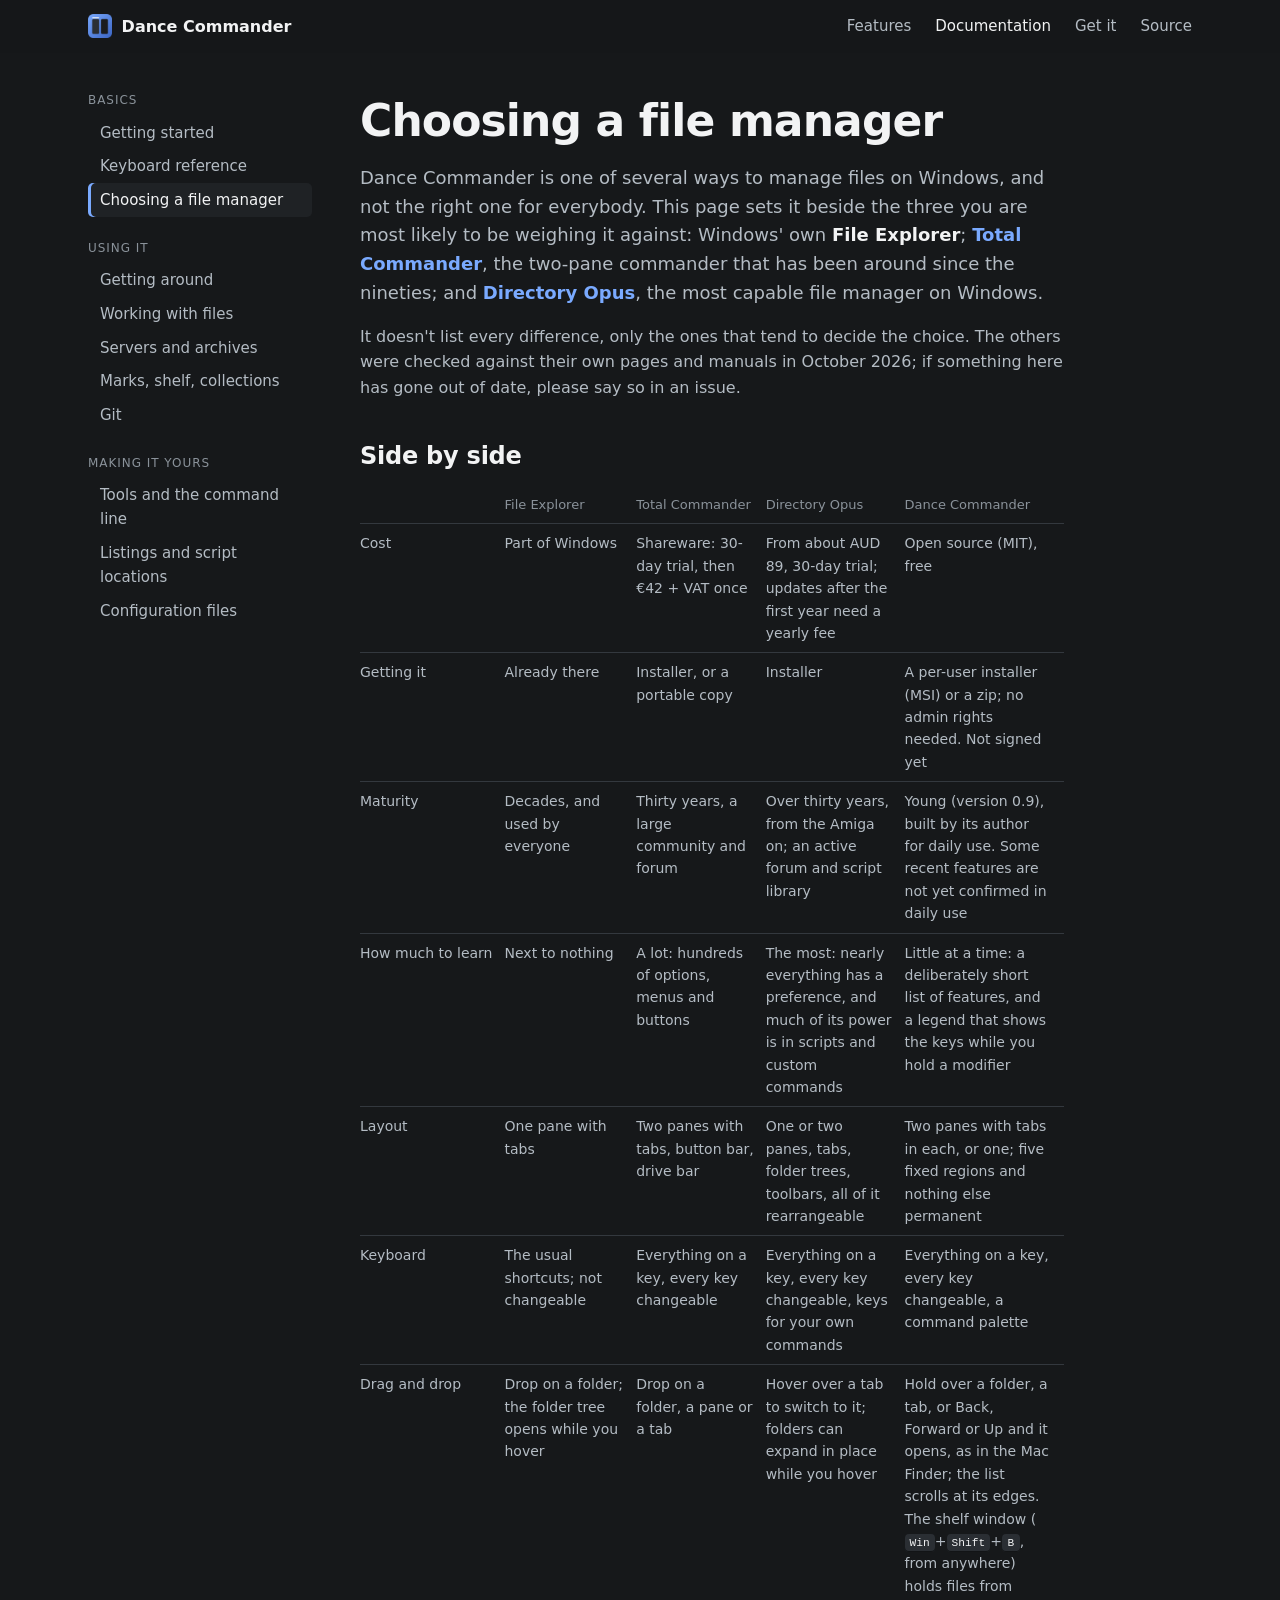
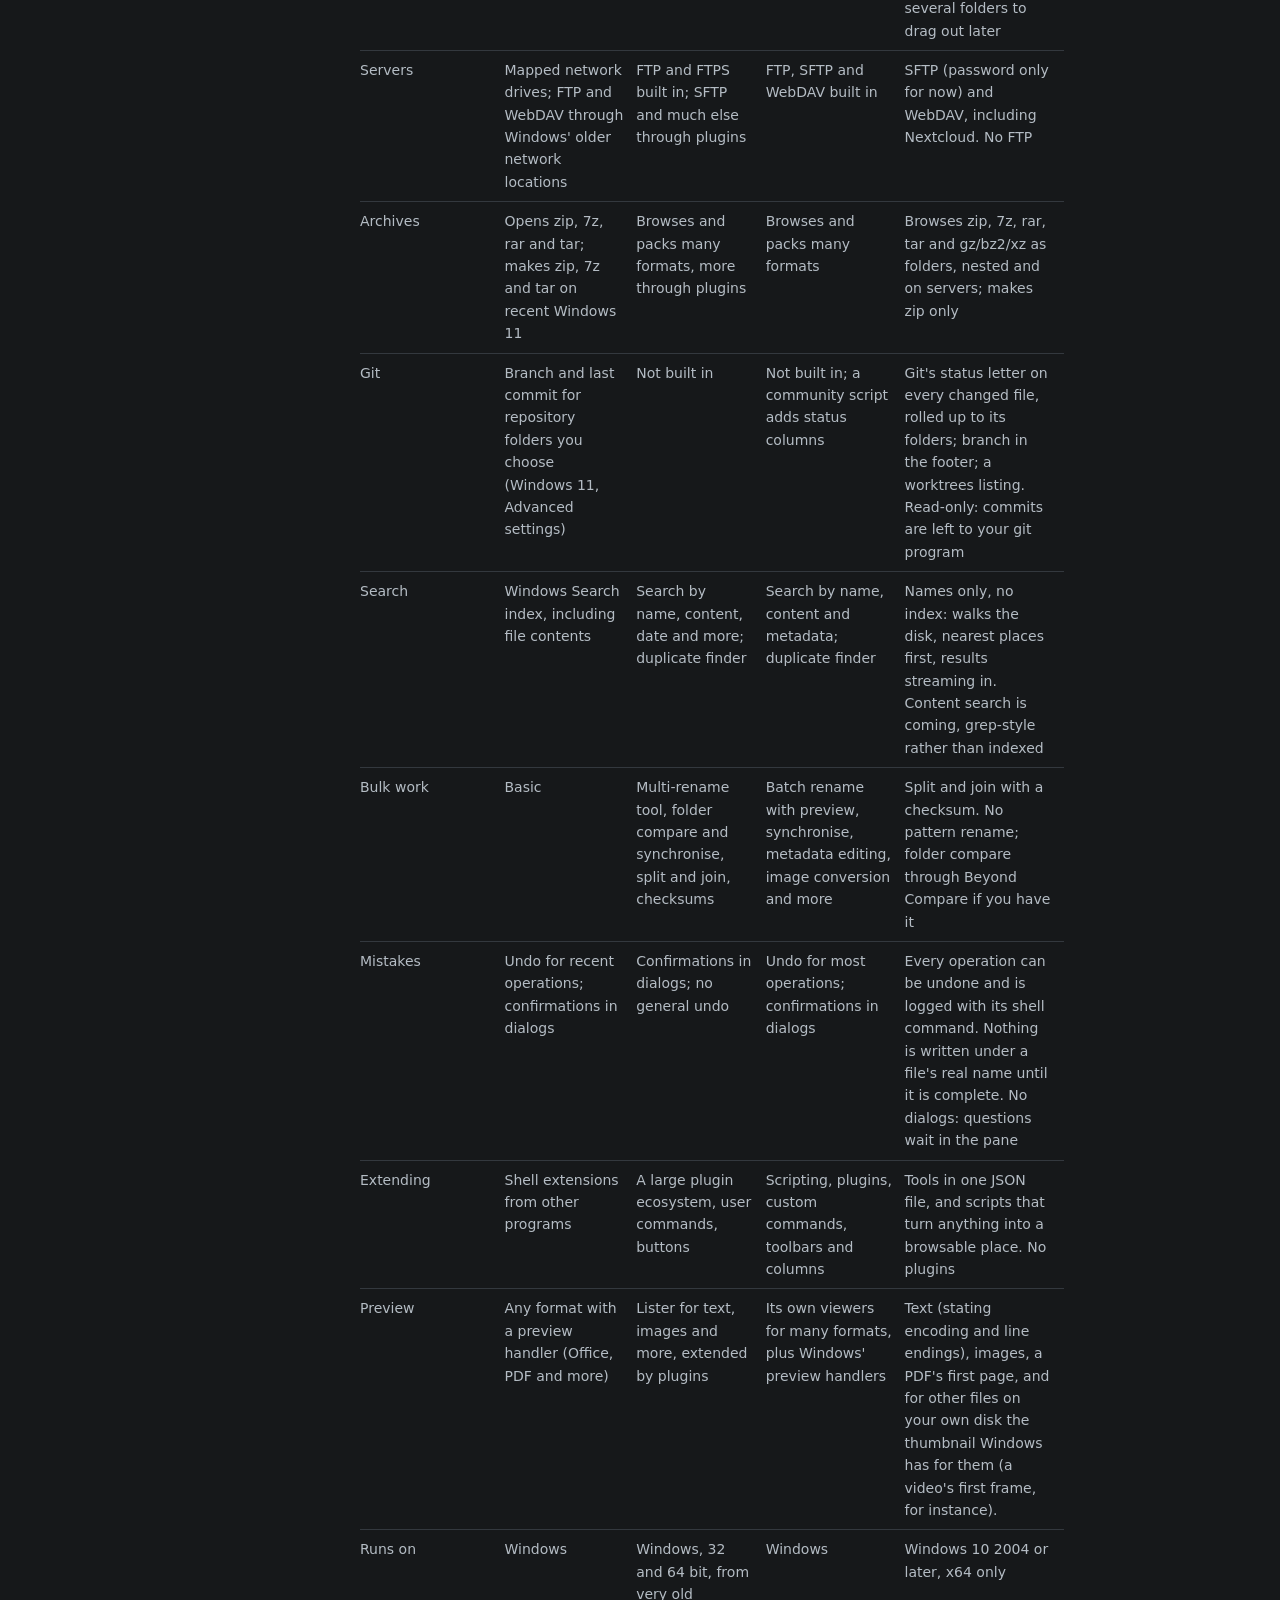
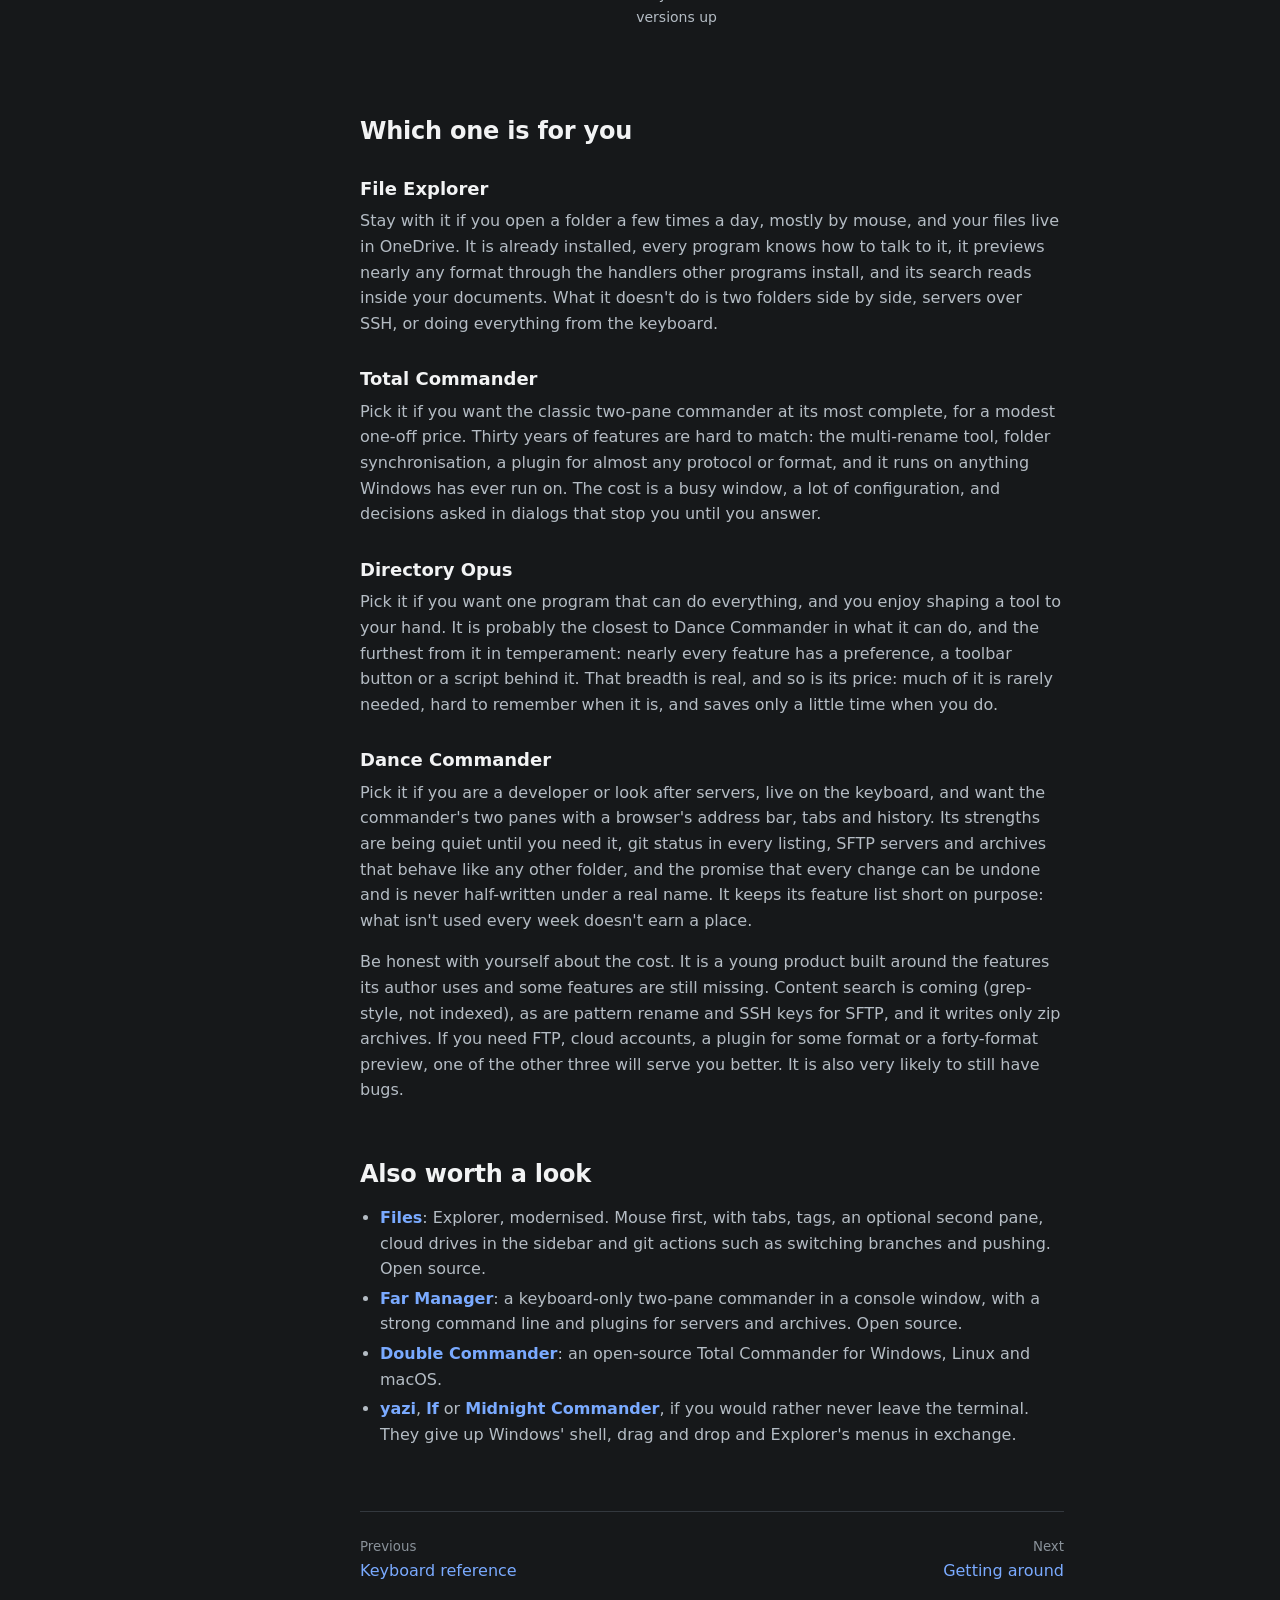
<file: site/docs/compare.html>
<!doctype html>
<html lang="en">
<head>
  <meta charset="utf-8">
  <meta name="viewport" content="width=device-width, initial-scale=1">
  <title>Choosing a file manager — Dance Commander</title>
  <link rel="icon" href="../favicon.ico">
  <link rel="stylesheet" href="../assets/style.css">
</head>
<body>
<header class="site-header"><div class="inner">
  <a class="brand" href="../"><img src="../assets/icon.png" alt="">Dance Commander</a>
  <nav class="site-nav"><a href="../#features">Features</a><a href="./" aria-current="page">Documentation</a><a href="../#get-it">Get it</a><a href="https://github.com/elefAntti/dance_commander">Source</a></nav>
</div></header>

<div class="docs">
<nav class="docs-nav" aria-label="Documentation"></nav>
<main class="docs-main">

<h1>Choosing a file manager</h1>
<p>Dance Commander is one of several ways to manage files on Windows, and not the right one for
everybody. This page sets it beside the three you are most likely to be weighing it against:
Windows' own <strong>File Explorer</strong>; <strong><a href="https://www.ghisler.com/">Total
Commander</a></strong>, the two-pane commander that has been around since the nineties; and
<strong><a href="https://www.gpsoft.com.au/">Directory Opus</a></strong>, the most capable file
manager on Windows.</p>
<p>It doesn't list every difference, only the ones that tend to decide the choice. The others
were checked against their own pages and manuals in October 2026; if something here has gone out of
date, please say so in an issue.</p>

<h2 id="table">Side by side</h2>
<div class="table-wrap">
<table class="compare">
  <thead><tr><th></th><th>File Explorer</th><th>Total Commander</th><th>Directory Opus</th><th>Dance Commander</th></tr></thead>
  <tbody>
    <tr><td>Cost</td>
      <td>Part of Windows</td>
      <td>Shareware: 30-day trial, then €42 + VAT once</td>
      <td>From about AUD 89, 30-day trial; updates after the first year need a yearly fee</td>
      <td>Open source (MIT), free</td></tr>
    <tr><td>Getting it</td>
      <td>Already there</td>
      <td>Installer, or a portable copy</td>
      <td>Installer</td>
      <td>A per-user installer (MSI) or a zip; no admin rights needed. Not signed yet</td></tr>
    <tr><td>Maturity</td>
      <td>Decades, and used by everyone</td>
      <td>Thirty years, a large community and forum</td>
      <td>Over thirty years, from the Amiga on; an active forum and script library</td>
      <td>Young (version 0.9), built by its author for daily use. Some recent features are not yet confirmed in daily use</td></tr>
    <tr><td>How much to learn</td>
      <td>Next to nothing</td>
      <td>A lot: hundreds of options, menus and buttons</td>
      <td>The most: nearly everything has a preference, and much of its power is in scripts and custom commands</td>
      <td>Little at a time: a deliberately short list of features, and a legend that shows the keys while you hold a modifier</td></tr>
    <tr><td>Layout</td>
      <td>One pane with tabs</td>
      <td>Two panes with tabs, button bar, drive bar</td>
      <td>One or two panes, tabs, folder trees, toolbars, all of it rearrangeable</td>
      <td>Two panes with tabs in each, or one; five fixed regions and nothing else permanent</td></tr>
    <tr><td>Keyboard</td>
      <td>The usual shortcuts; not changeable</td>
      <td>Everything on a key, every key changeable</td>
      <td>Everything on a key, every key changeable, keys for your own commands</td>
      <td>Everything on a key, every key changeable, a command palette</td></tr>
    <tr><td>Drag and drop</td>
      <td>Drop on a folder; the folder tree opens while you hover</td>
      <td>Drop on a folder, a pane or a tab</td>
      <td>Hover over a tab to switch to it; folders can expand in place while you hover</td>
      <td>Hold over a folder, a tab, or Back, Forward or Up and it opens, as in the Mac Finder; the list scrolls at its edges. The shelf window (<kbd>Win</kbd>+<kbd>Shift</kbd>+<kbd>B</kbd>, from anywhere) holds files from several folders to drag out later</td></tr>
    <tr><td>Servers</td>
      <td>Mapped network drives; FTP and WebDAV through Windows' older network locations</td>
      <td>FTP and FTPS built in; SFTP and much else through plugins</td>
      <td>FTP, SFTP and WebDAV built in</td>
      <td>SFTP (password only for now) and WebDAV, including Nextcloud. No FTP</td></tr>
    <tr><td>Archives</td>
      <td>Opens zip, 7z, rar and tar; makes zip, 7z and tar on recent Windows 11</td>
      <td>Browses and packs many formats, more through plugins</td>
      <td>Browses and packs many formats</td>
      <td>Browses zip, 7z, rar, tar and gz/bz2/xz as folders, nested and on servers; makes zip only</td></tr>
    <tr><td>Git</td>
      <td>Branch and last commit for repository folders you choose (Windows 11, Advanced settings)</td>
      <td>Not built in</td>
      <td>Not built in; a community script adds status columns</td>
      <td>Git's status letter on every changed file, rolled up to its folders; branch in the footer; a worktrees listing. Read-only: commits are left to your git program</td></tr>
    <tr><td>Search</td>
      <td>Windows Search index, including file contents</td>
      <td>Search by name, content, date and more; duplicate finder</td>
      <td>Search by name, content and metadata; duplicate finder</td>
      <td>Names only, no index: walks the disk, nearest places first, results streaming in. Content search is coming, grep-style rather than indexed</td></tr>
    <tr><td>Bulk work</td>
      <td>Basic</td>
      <td>Multi-rename tool, folder compare and synchronise, split and join, checksums</td>
      <td>Batch rename with preview, synchronise, metadata editing, image conversion and more</td>
      <td>Split and join with a checksum. No pattern rename; folder compare through Beyond Compare if you have it</td></tr>
    <tr><td>Mistakes</td>
      <td>Undo for recent operations; confirmations in dialogs</td>
      <td>Confirmations in dialogs; no general undo</td>
      <td>Undo for most operations; confirmations in dialogs</td>
      <td>Every operation can be undone and is logged with its shell command. Nothing is written under a file's real name until it is complete. No dialogs: questions wait in the pane</td></tr>
    <tr><td>Extending</td>
      <td>Shell extensions from other programs</td>
      <td>A large plugin ecosystem, user commands, buttons</td>
      <td>Scripting, plugins, custom commands, toolbars and columns</td>
      <td>Tools in one JSON file, and scripts that turn anything into a browsable place. No plugins</td></tr>
    <tr><td>Preview</td>
      <td>Any format with a preview handler (Office, PDF and more)</td>
      <td>Lister for text, images and more, extended by plugins</td>
      <td>Its own viewers for many formats, plus Windows' preview handlers</td>
      <td>Text (stating encoding and line endings), images, a PDF's first page, and for other files on your own disk the thumbnail Windows has for them (a video's first frame, for instance).</td></tr>
    <tr><td>Runs on</td>
      <td>Windows</td>
      <td>Windows, 32 and 64 bit, from very old versions up</td>
      <td>Windows</td>
      <td>Windows 10 2004 or later, x64 only</td></tr>
  </tbody>
</table>
</div>

<h2 id="which">Which one is for you</h2>

<h3>File Explorer</h3>
<p>Stay with it if you open a folder a few times a day, mostly by mouse, and your files live in
OneDrive. It is already installed, every program knows how to talk to it, it previews nearly any
format through the handlers other programs install, and its search reads inside your documents.
What it doesn't do is two folders side by side, servers over SSH, or doing everything from the
keyboard.</p>

<h3>Total Commander</h3>
<p>Pick it if you want the classic two-pane commander at its most complete, for a modest one-off
price. Thirty years of features are hard to match: the multi-rename tool, folder synchronisation, a
plugin for almost any protocol or format, and it runs on anything Windows has ever run on. The cost
is a busy window, a lot of configuration, and decisions asked in dialogs that stop you until you
answer.</p>

<h3>Directory Opus</h3>
<p>Pick it if you want one program that can do everything, and you enjoy shaping a tool to your
hand. It is probably the closest to Dance Commander in what it can do, and the furthest from it in
temperament: nearly every feature has a preference, a toolbar button or a script behind it. That
breadth is real, and so is its price: much of it is rarely needed, hard to remember when it is,
and saves only a little time when you do.</p>

<h3>Dance Commander</h3>
<p>Pick it if you are a developer or look after servers, live on the keyboard, and want the
commander's two panes with a browser's address bar, tabs and history. Its strengths are being
quiet until you need it, git status in every listing, SFTP servers and archives that behave like
any other folder, and the promise that every change can be undone and is never half-written under
a real name. It keeps its feature list short on purpose: what isn't used every week doesn't earn
a place.</p>
<p>Be honest with yourself about the cost. It is a young product built
around the features its author uses and some features are still missing. Content search is coming (grep-style, not indexed), as are pattern rename and SSH keys for SFTP, and it writes only zip archives. If you need FTP, cloud accounts, a plugin for some format or a
forty-format preview, one of the other three will serve you better. It is also very likely to still have bugs.</p>

<h2 id="others">Also worth a look</h2>
<ul>
  <li><strong><a href="https://files.community/">Files</a></strong>: Explorer, modernised. Mouse first, with tabs, tags,
  an optional second pane, cloud drives in the sidebar and git actions such as switching branches
  and pushing. Open source.</li>
  <li><strong><a href="https://www.farmanager.com/">Far Manager</a></strong>: a keyboard-only two-pane commander in a console window, with a
  strong command line and plugins for servers and archives. Open source.</li>
  <li><strong><a href="https://doublecmd.sourceforge.io/">Double Commander</a></strong>: an open-source Total Commander for Windows, Linux and
  macOS.</li>
  <li><strong><a href="https://yazi-rs.github.io/">yazi</a></strong>, <strong><a href="https://github.com/gokcehan/lf">lf</a></strong>
  or <strong><a href="https://midnight-commander.org/">Midnight Commander</a></strong>, if you would
  rather never leave the terminal. They give up Windows' shell, drag and drop and Explorer's
  menus in exchange.</li>
</ul>

<div class="pager"></div>
</main>
</div>
<script src="../assets/docs.js"></script>
</body>
</html>
</file>
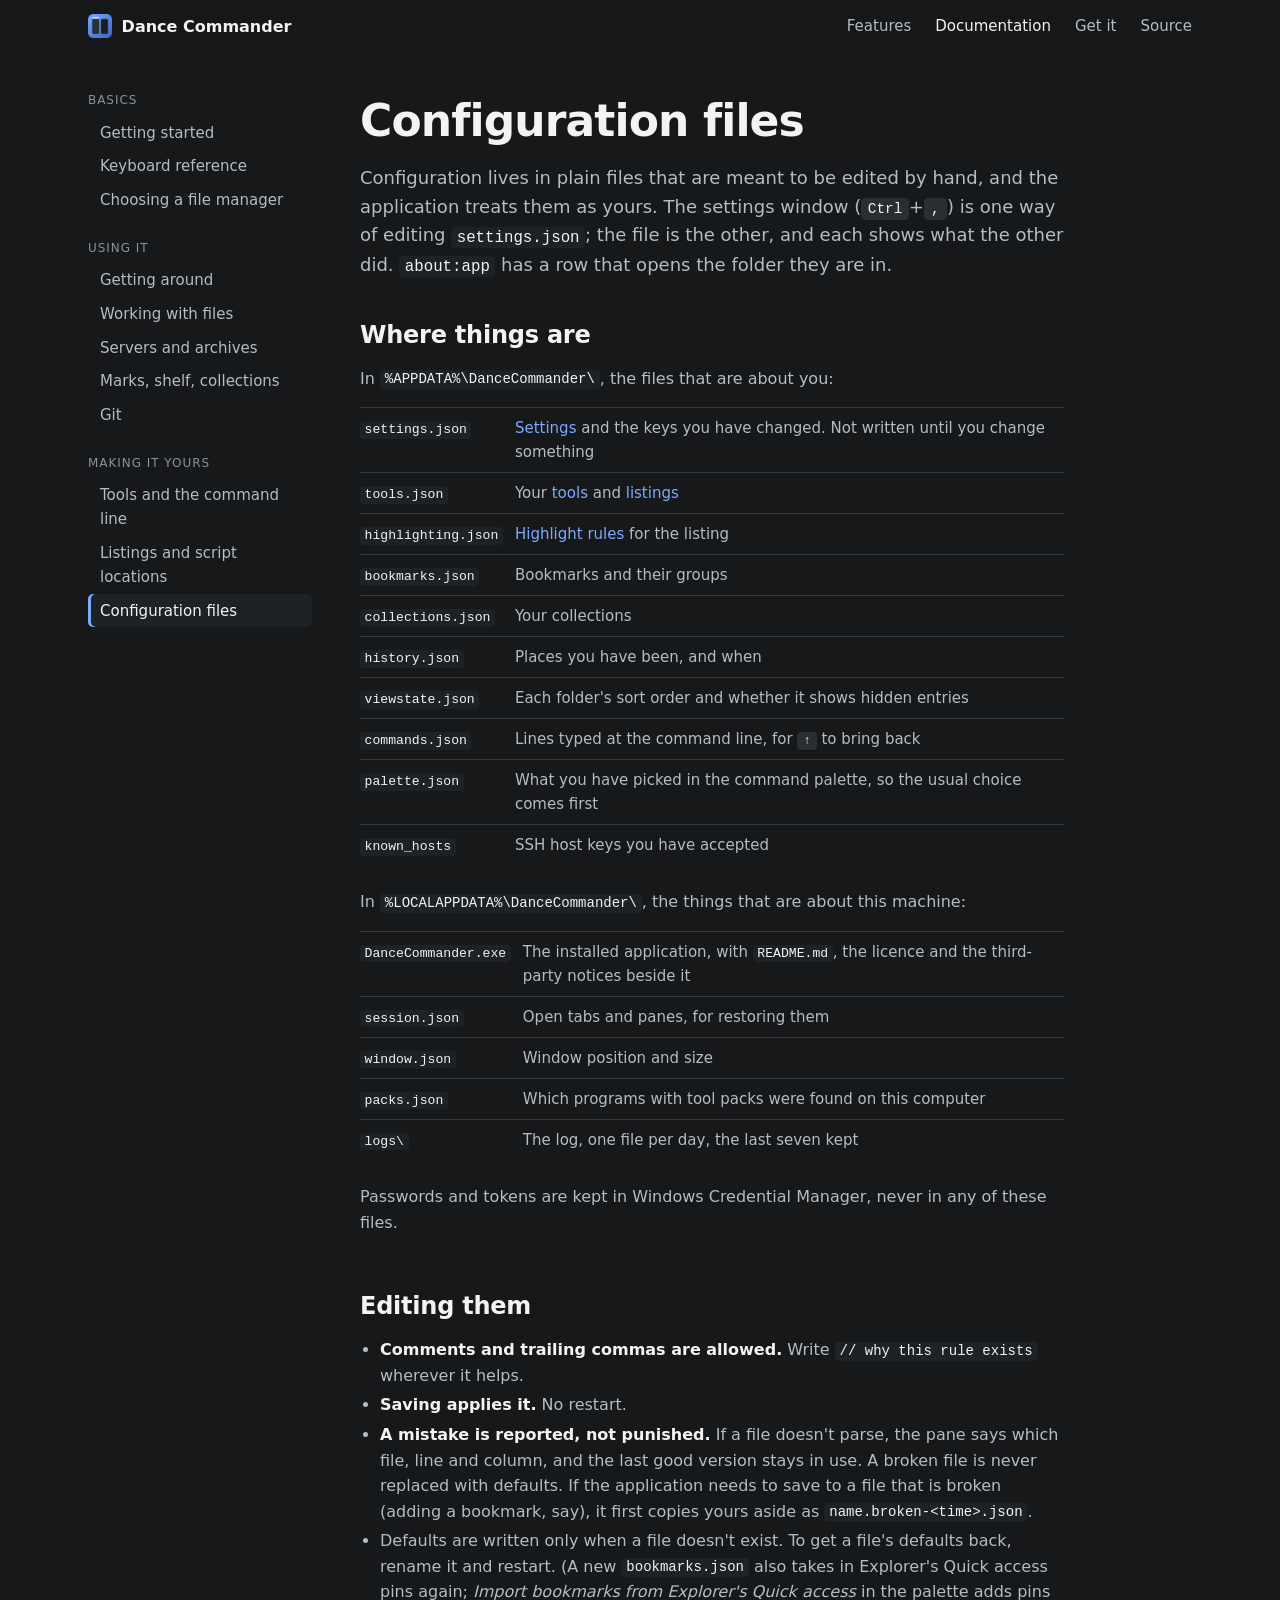
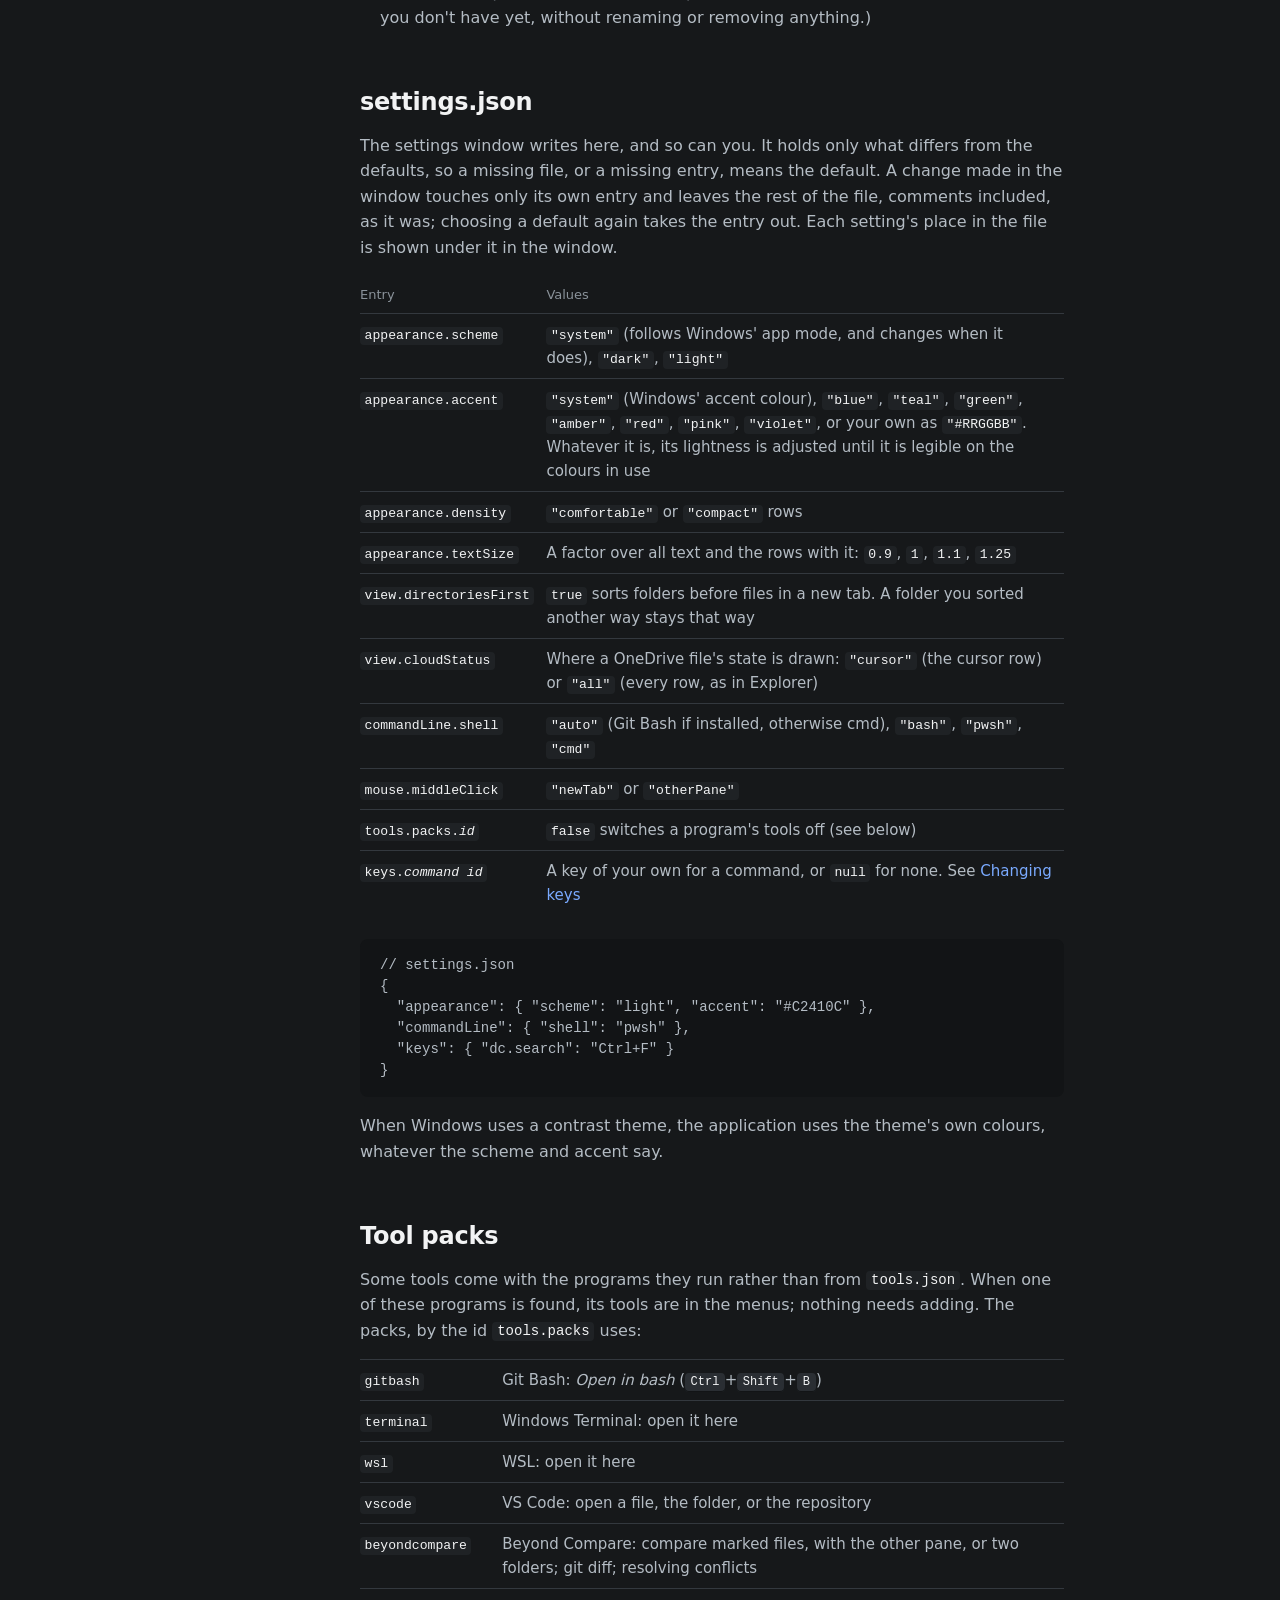
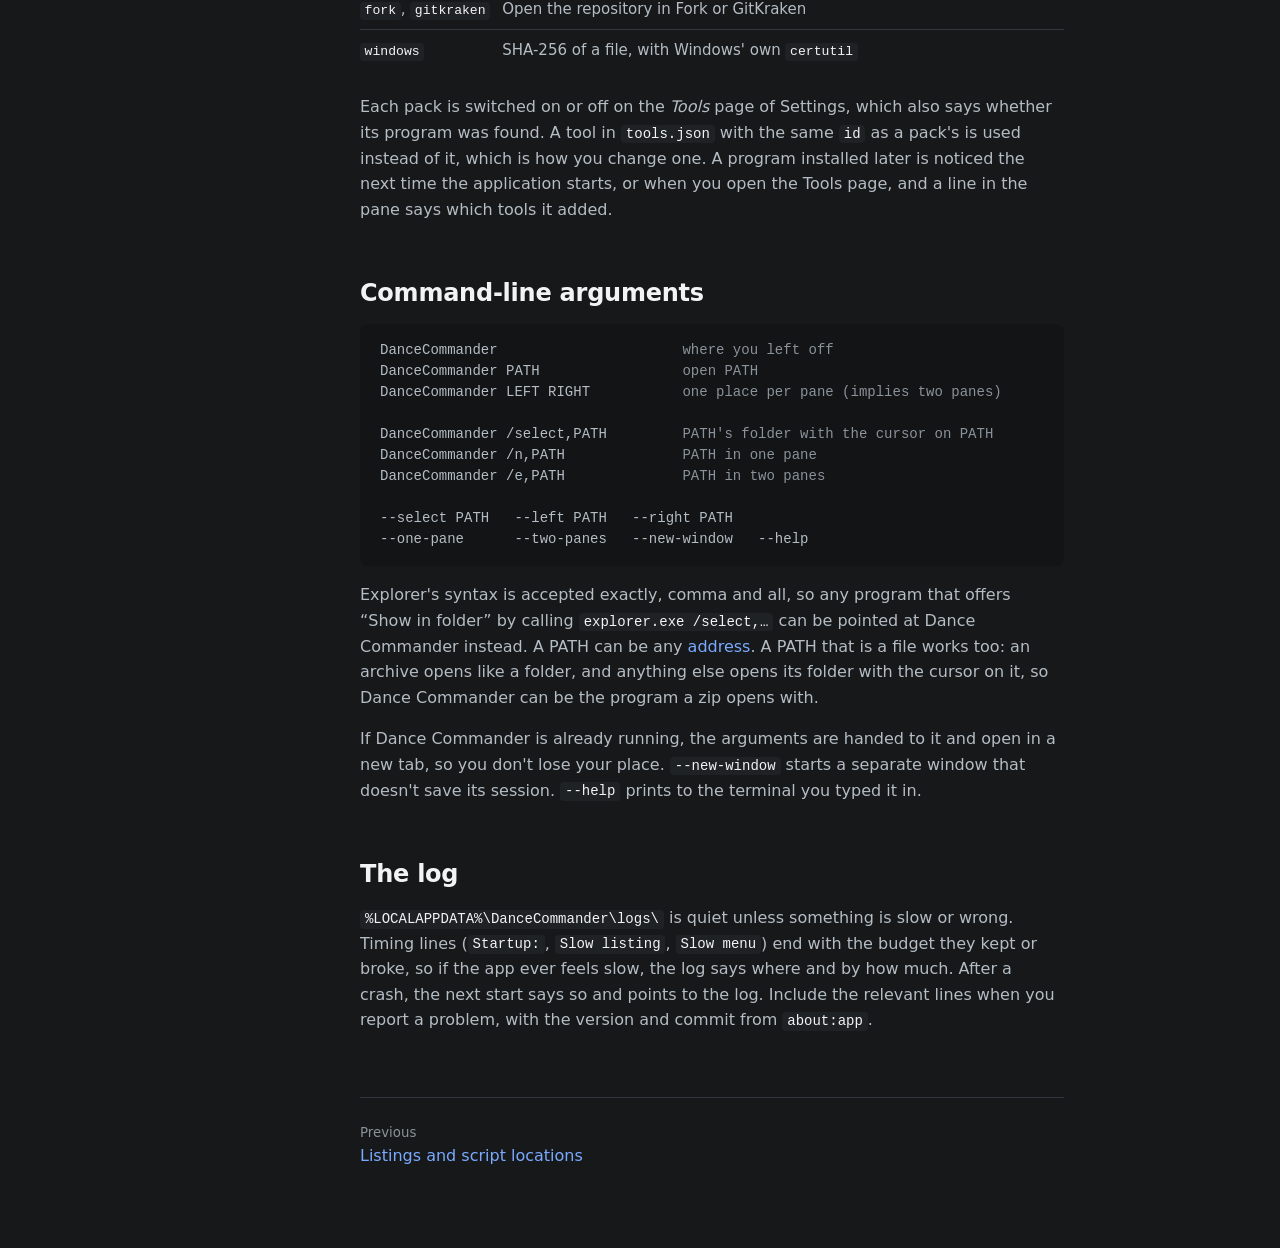
<file: site/docs/configuration.html>
<!doctype html>
<html lang="en">
<head>
  <meta charset="utf-8">
  <meta name="viewport" content="width=device-width, initial-scale=1">
  <title>Configuration files — Dance Commander</title>
  <link rel="icon" href="../favicon.ico">
  <link rel="stylesheet" href="../assets/style.css">
</head>
<body>
<header class="site-header"><div class="inner">
  <a class="brand" href="../"><img src="../assets/icon.png" alt="">Dance Commander</a>
  <nav class="site-nav"><a href="../#features">Features</a><a href="./" aria-current="page">Documentation</a><a href="../#get-it">Get it</a><a href="https://github.com/elefAntti/dance_commander">Source</a></nav>
</div></header>

<div class="docs">
<nav class="docs-nav" aria-label="Documentation"></nav>
<main class="docs-main">

<h1>Configuration files</h1>
<p>Configuration lives in plain files that are meant to be edited by hand, and the application
treats them as yours. The settings window (<kbd>Ctrl</kbd>+<kbd>,</kbd>) is one way of editing
<code>settings.json</code>; the file is the other, and each shows what the other did.
<code>about:app</code> has a row that opens the folder they are in.</p>

<h2 id="files">Where things are</h2>
<p>In <code>%APPDATA%\DanceCommander\</code>, the files that are about you:</p>
<table>
  <tbody>
    <tr><td><code>settings.json</code></td><td><a href="#settings">Settings</a> and the keys you have changed. Not written until you change something</td></tr>
    <tr><td><code>tools.json</code></td><td>Your <a href="tools.html">tools</a> and <a href="scripts.html">listings</a></td></tr>
    <tr><td><code>highlighting.json</code></td><td><a href="highlighting.html">Highlight rules</a> for the listing</td></tr>
    <tr><td><code>bookmarks.json</code></td><td>Bookmarks and their groups</td></tr>
    <tr><td><code>collections.json</code></td><td>Your collections</td></tr>
    <tr><td><code>history.json</code></td><td>Places you have been, and when</td></tr>
    <tr><td><code>viewstate.json</code></td><td>Each folder's sort order and whether it shows hidden entries</td></tr>
    <tr><td><code>commands.json</code></td><td>Lines typed at the command line, for <kbd>↑</kbd> to bring back</td></tr>
    <tr><td><code>palette.json</code></td><td>What you have picked in the command palette, so the usual choice comes first</td></tr>
    <tr><td><code>known_hosts</code></td><td>SSH host keys you have accepted</td></tr>
  </tbody>
</table>
<p>In <code>%LOCALAPPDATA%\DanceCommander\</code>, the things that are about this machine:</p>
<table>
  <tbody>
    <tr><td><code>DanceCommander.exe</code></td><td>The installed application, with <code>README.md</code>, the licence and the third-party notices beside it</td></tr>
    <tr><td><code>session.json</code></td><td>Open tabs and panes, for restoring them</td></tr>
    <tr><td><code>window.json</code></td><td>Window position and size</td></tr>
    <tr><td><code>packs.json</code></td><td>Which programs with tool packs were found on this computer</td></tr>
    <tr><td><code>logs\</code></td><td>The log, one file per day, the last seven kept</td></tr>
  </tbody>
</table>
<p>Passwords and tokens are kept in Windows Credential Manager, never in any of these files.</p>

<h2 id="editing">Editing them</h2>
<ul>
  <li><strong>Comments and trailing commas are allowed.</strong> Write <code>// why this rule
  exists</code> wherever it helps.</li>
  <li><strong>Saving applies it.</strong> No restart.</li>
  <li><strong>A mistake is reported, not punished.</strong> If a file doesn't parse, the pane says
  which file, line and column, and the last good version stays in use. A broken file is never
  replaced with defaults. If the application needs to save to a file that is broken (adding a
  bookmark, say), it first copies yours aside as <code>name.broken-&lt;time&gt;.json</code>.</li>
  <li>Defaults are written only when a file doesn't exist. To get a file's defaults back, rename it
  and restart. (A new <code>bookmarks.json</code> also takes in Explorer's Quick access pins again;
  <em>Import bookmarks from Explorer's Quick access</em> in the palette adds pins you don't have yet,
  without renaming or removing anything.)</li>
</ul>

<h2 id="settings">settings.json</h2>
<p>The settings window writes here, and so can you. It holds only what differs from the defaults,
so a missing file, or a missing entry, means the default. A change made in the window touches only
its own entry and leaves the rest of the file, comments included, as it was; choosing a default
again takes the entry out. Each setting's place in the file is shown under it in the window.</p>
<table>
  <thead><tr><th>Entry</th><th>Values</th></tr></thead>
  <tbody>
    <tr><td><code>appearance.scheme</code></td><td><code>"system"</code> (follows Windows' app mode, and changes when it does), <code>"dark"</code>, <code>"light"</code></td></tr>
    <tr><td><code>appearance.accent</code></td><td><code>"system"</code> (Windows' accent colour), <code>"blue"</code>, <code>"teal"</code>, <code>"green"</code>, <code>"amber"</code>, <code>"red"</code>, <code>"pink"</code>, <code>"violet"</code>, or your own as <code>"#RRGGBB"</code>. Whatever it is, its lightness is adjusted until it is legible on the colours in use</td></tr>
    <tr><td><code>appearance.density</code></td><td><code>"comfortable"</code> or <code>"compact"</code> rows</td></tr>
    <tr><td><code>appearance.textSize</code></td><td>A factor over all text and the rows with it: <code>0.9</code>, <code>1</code>, <code>1.1</code>, <code>1.25</code></td></tr>
    <tr><td><code>view.directoriesFirst</code></td><td><code>true</code> sorts folders before files in a new tab. A folder you sorted another way stays that way</td></tr>
    <tr><td><code>view.cloudStatus</code></td><td>Where a OneDrive file's state is drawn: <code>"cursor"</code> (the cursor row) or <code>"all"</code> (every row, as in Explorer)</td></tr>
    <tr><td><code>commandLine.shell</code></td><td><code>"auto"</code> (Git Bash if installed, otherwise cmd), <code>"bash"</code>, <code>"pwsh"</code>, <code>"cmd"</code></td></tr>
    <tr><td><code>mouse.middleClick</code></td><td><code>"newTab"</code> or <code>"otherPane"</code></td></tr>
    <tr><td><code>tools.packs.<em>id</em></code></td><td><code>false</code> switches a program's tools off (see below)</td></tr>
    <tr><td><code>keys.<em>command id</em></code></td><td>A key of your own for a command, or <code>null</code> for none. See <a href="keyboard.html#rebinding">Changing keys</a></td></tr>
  </tbody>
</table>
<pre><code>// settings.json
{
  "appearance": { "scheme": "light", "accent": "#C2410C" },
  "commandLine": { "shell": "pwsh" },
  "keys": { "dc.search": "Ctrl+F" }
}</code></pre>
<p>When Windows uses a contrast theme, the application uses the theme's own colours, whatever the
scheme and accent say.</p>

<h2 id="packs">Tool packs</h2>
<p>Some tools come with the programs they run rather than from <code>tools.json</code>. When one of
these programs is found, its tools are in the menus; nothing needs adding. The packs, by the id
<code>tools.packs</code> uses:</p>
<table>
  <tbody>
    <tr><td><code>gitbash</code></td><td>Git Bash: <em>Open in bash</em> (<kbd>Ctrl</kbd>+<kbd>Shift</kbd>+<kbd>B</kbd>)</td></tr>
    <tr><td><code>terminal</code></td><td>Windows Terminal: open it here</td></tr>
    <tr><td><code>wsl</code></td><td>WSL: open it here</td></tr>
    <tr><td><code>vscode</code></td><td>VS Code: open a file, the folder, or the repository</td></tr>
    <tr><td><code>beyondcompare</code></td><td>Beyond Compare: compare marked files, with the other pane, or two folders; git diff; resolving conflicts</td></tr>
    <tr><td><code>fork</code>, <code>gitkraken</code></td><td>Open the repository in Fork or GitKraken</td></tr>
    <tr><td><code>windows</code></td><td>SHA-256 of a file, with Windows' own <code>certutil</code></td></tr>
  </tbody>
</table>
<p>Each pack is switched on or off on the <em>Tools</em> page of Settings, which also says whether
its program was found. A tool in <code>tools.json</code> with the same <code>id</code> as a pack's is
used instead of it, which is how you change one. A program installed later is noticed the next
time the application starts, or when you open the Tools page, and a line in the pane says which
tools it added.</p>

<h2 id="command-line">Command-line arguments</h2>
<pre><code>DanceCommander                      <span class="c">where you left off</span>
DanceCommander PATH                 <span class="c">open PATH</span>
DanceCommander LEFT RIGHT           <span class="c">one place per pane (implies two panes)</span>

DanceCommander /select,PATH         <span class="c">PATH's folder with the cursor on PATH</span>
DanceCommander /n,PATH              <span class="c">PATH in one pane</span>
DanceCommander /e,PATH              <span class="c">PATH in two panes</span>

--select PATH   --left PATH   --right PATH
--one-pane      --two-panes   --new-window   --help</code></pre>
<p>Explorer's syntax is accepted exactly, comma and all, so any program that offers “Show in
folder” by calling <code>explorer.exe /select,…</code> can be pointed at Dance Commander instead.
A PATH can be any <a href="remote.html#addresses">address</a>. A PATH that is a file works too: an
archive opens like a folder, and anything else opens its folder with the cursor on it, so
Dance Commander can be the program a zip opens with.</p>
<p>If Dance Commander is already running, the arguments are handed to it and open in a new tab, so
you don't lose your place. <code>--new-window</code> starts a separate window that doesn't save its
session. <code>--help</code> prints to the terminal you typed it in.</p>

<h2 id="logs">The log</h2>
<p><code>%LOCALAPPDATA%\DanceCommander\logs\</code> is quiet unless something is slow or wrong. Timing
lines (<code>Startup:</code>, <code>Slow listing</code>, <code>Slow menu</code>) end with the budget
they kept or broke, so if the app ever feels slow, the log says where and by how much. After a
crash, the next start says so and points to the log. Include the relevant lines when you report a
problem, with the version and commit from <code>about:app</code>.</p>

<div class="pager"></div>
</main>
</div>
<script src="../assets/docs.js"></script>
</body>
</html>
</file>
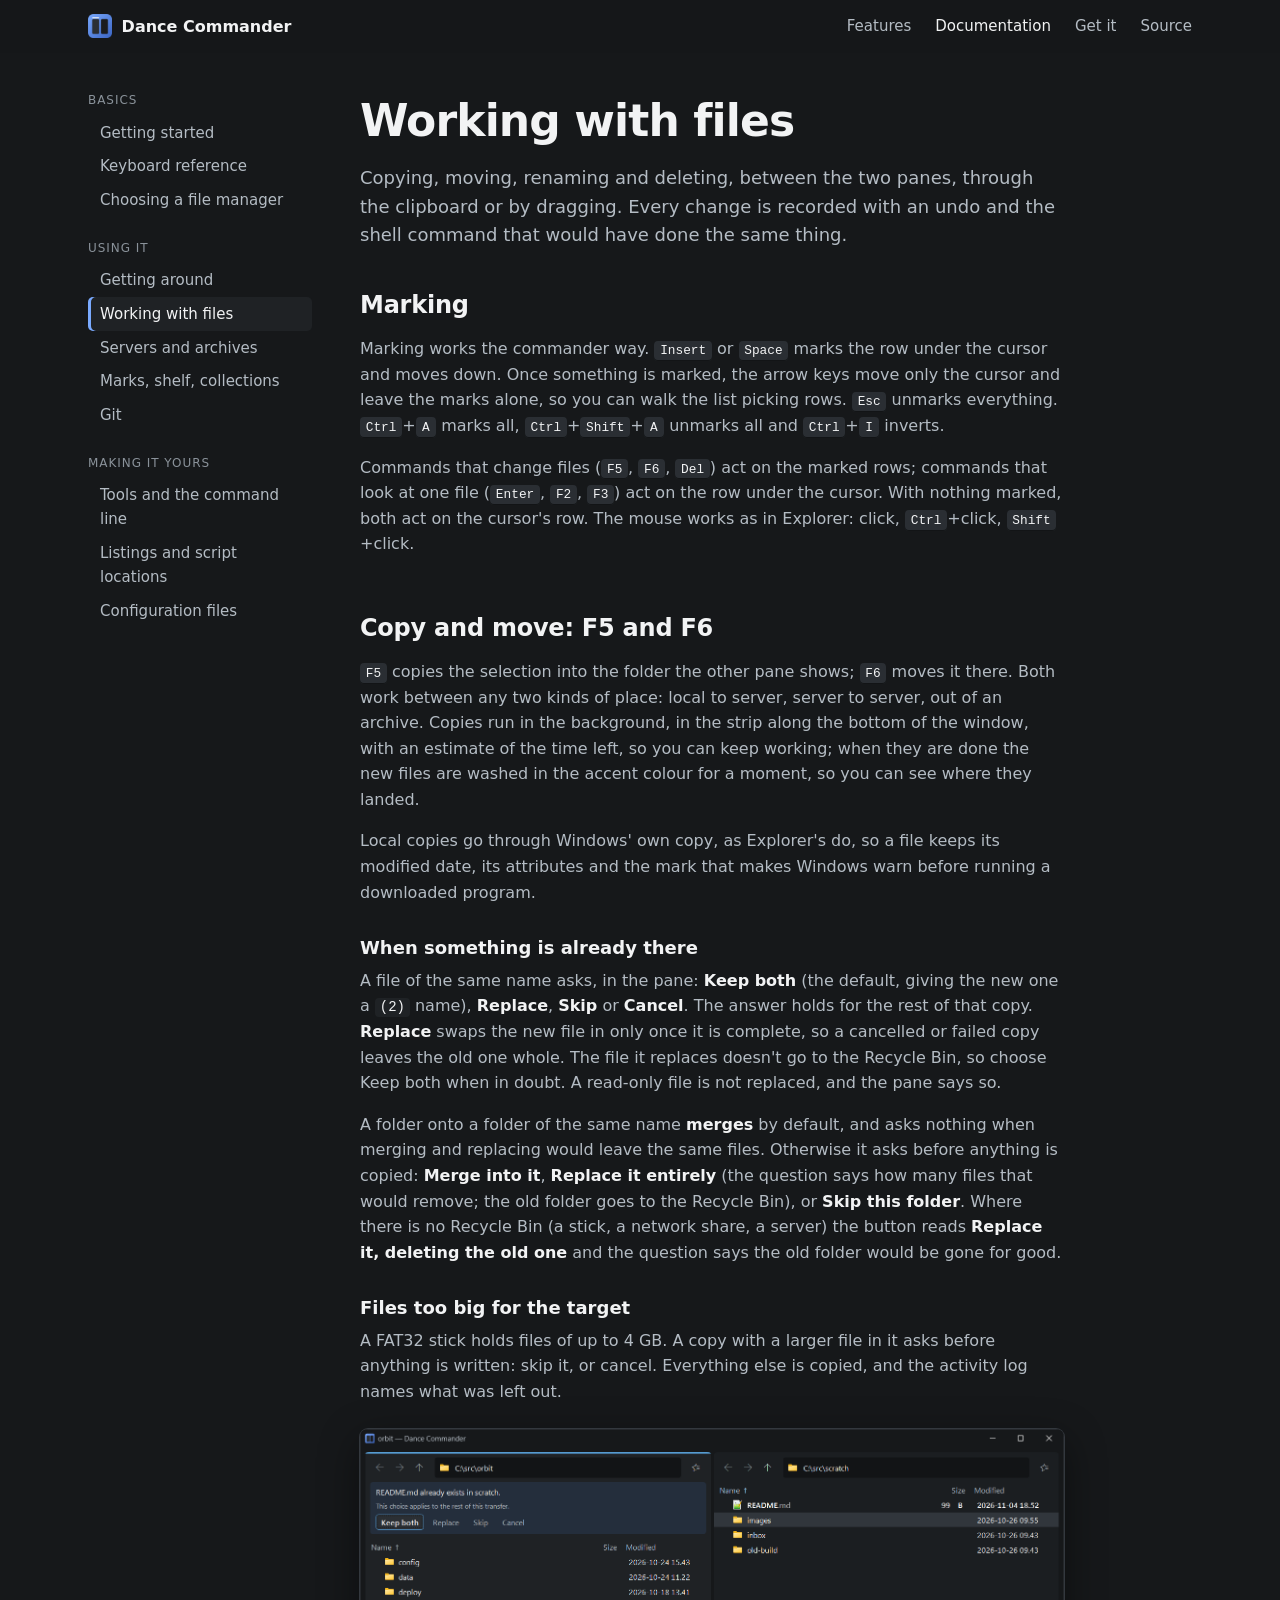
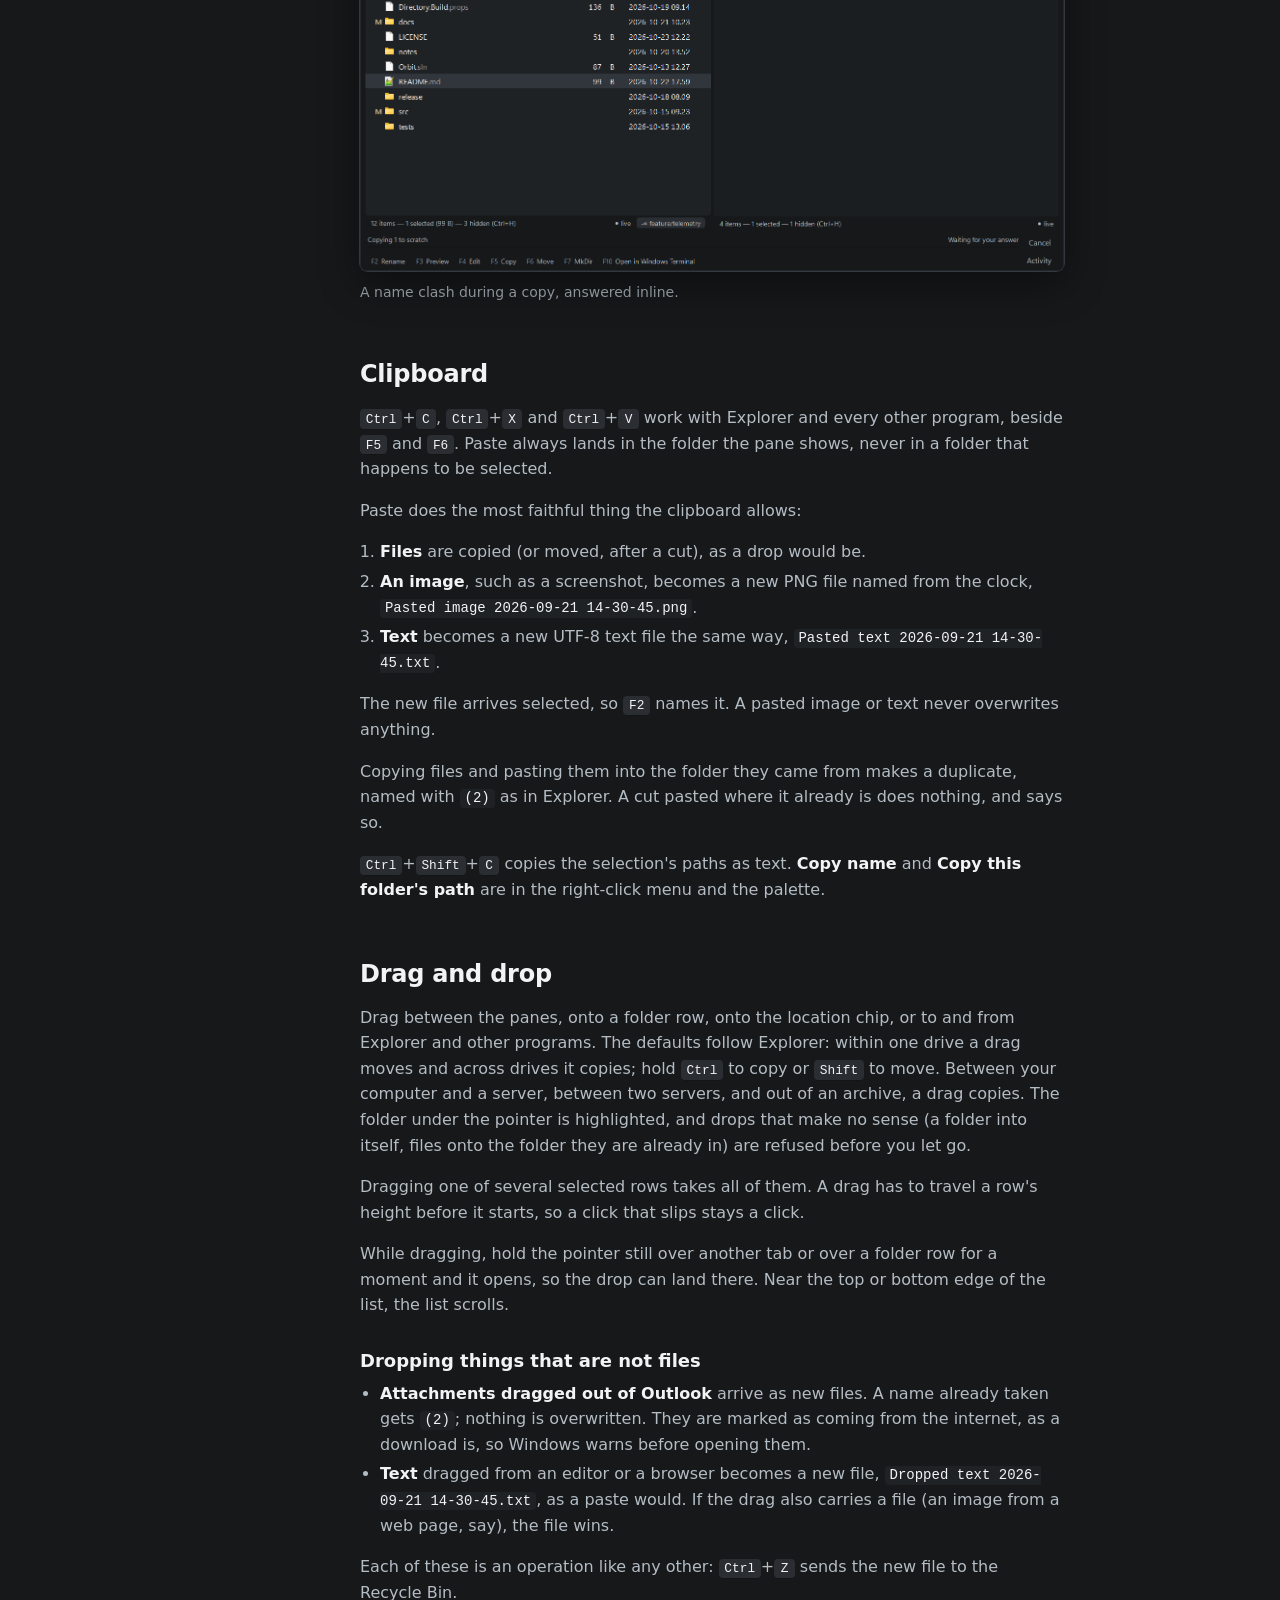
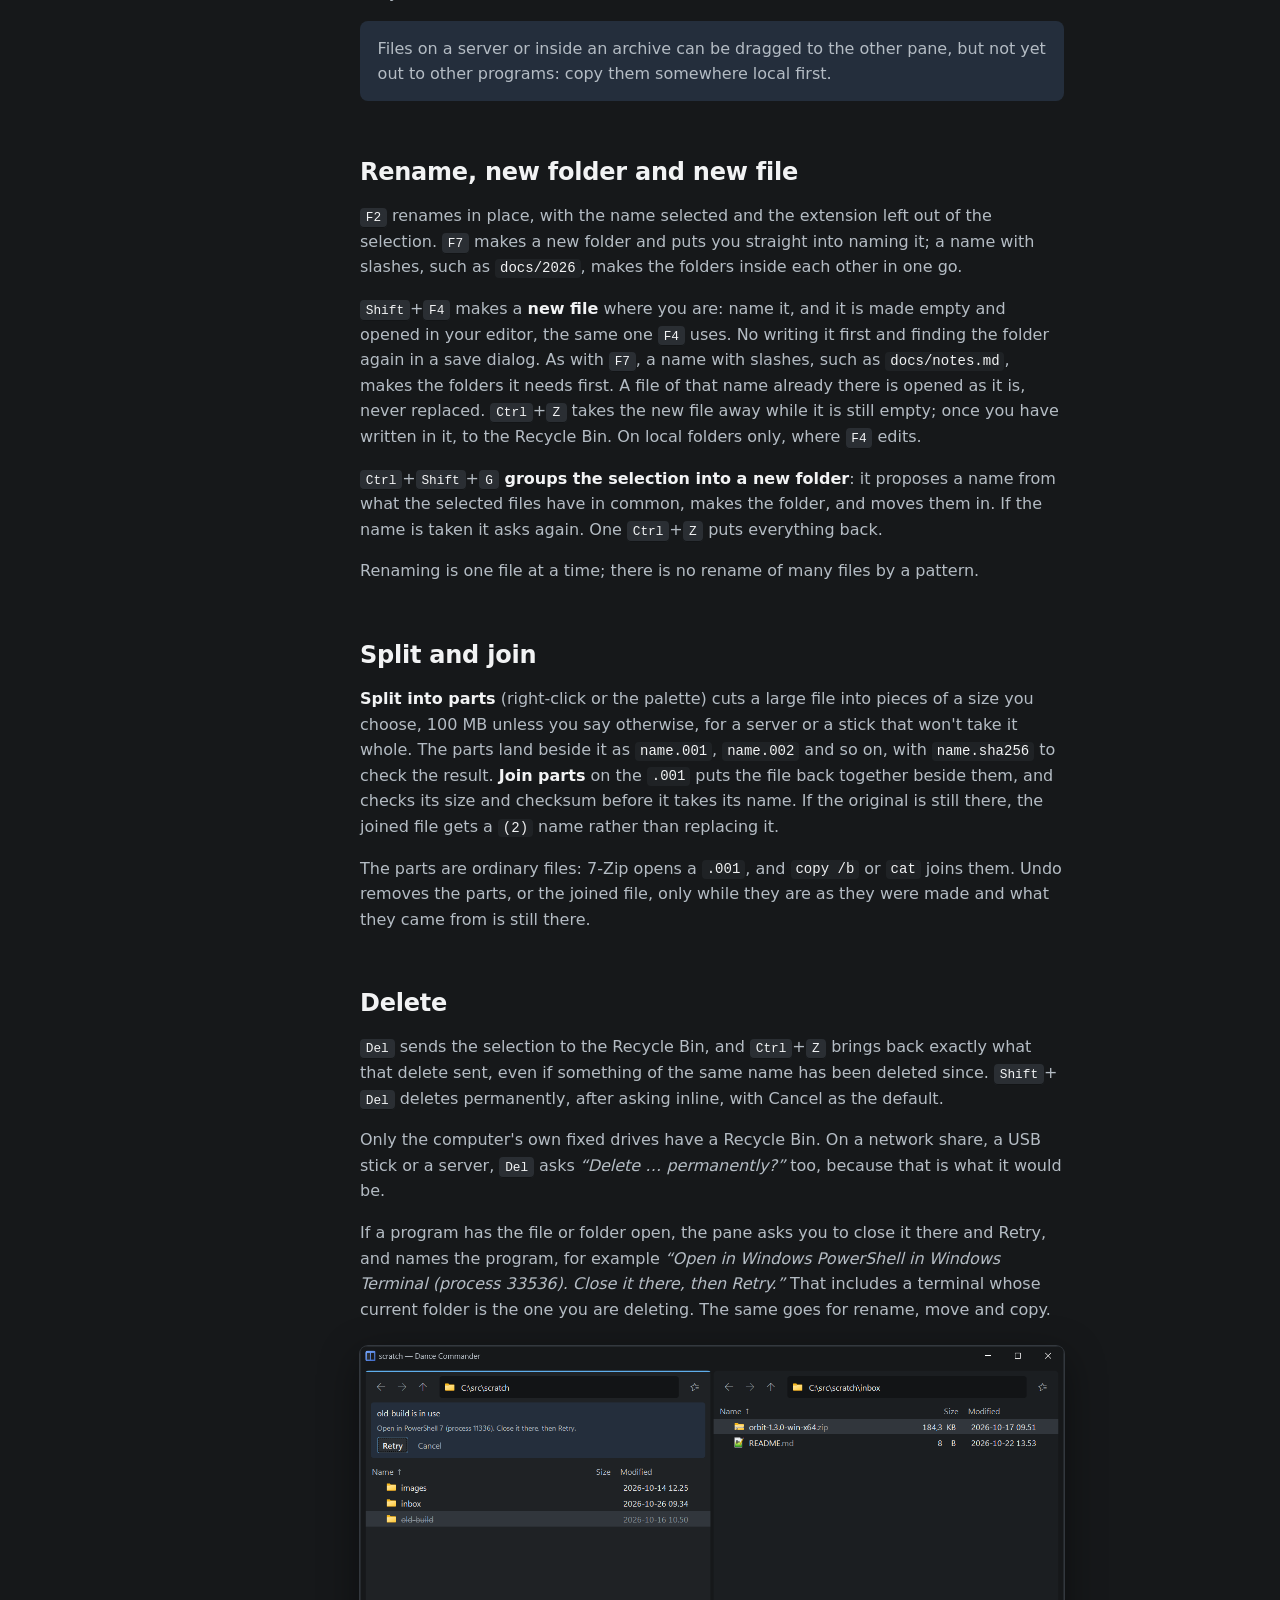
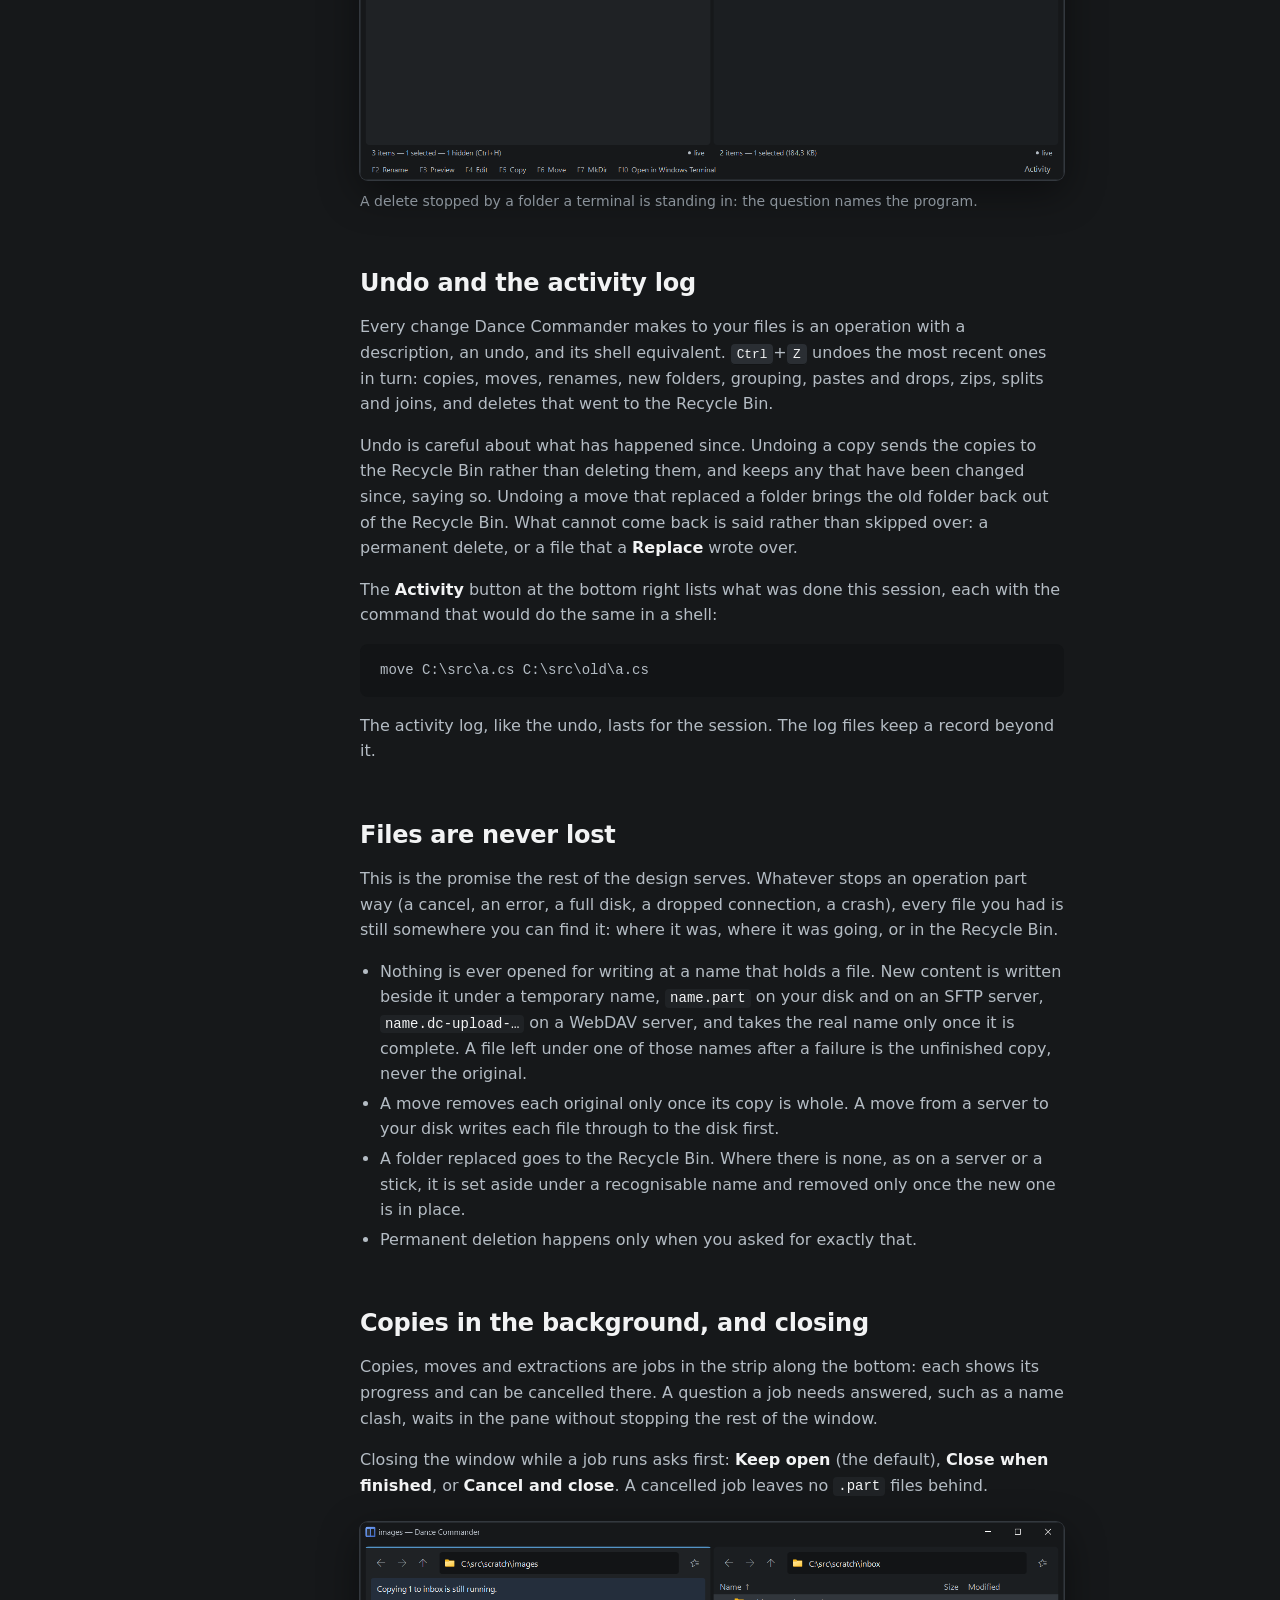
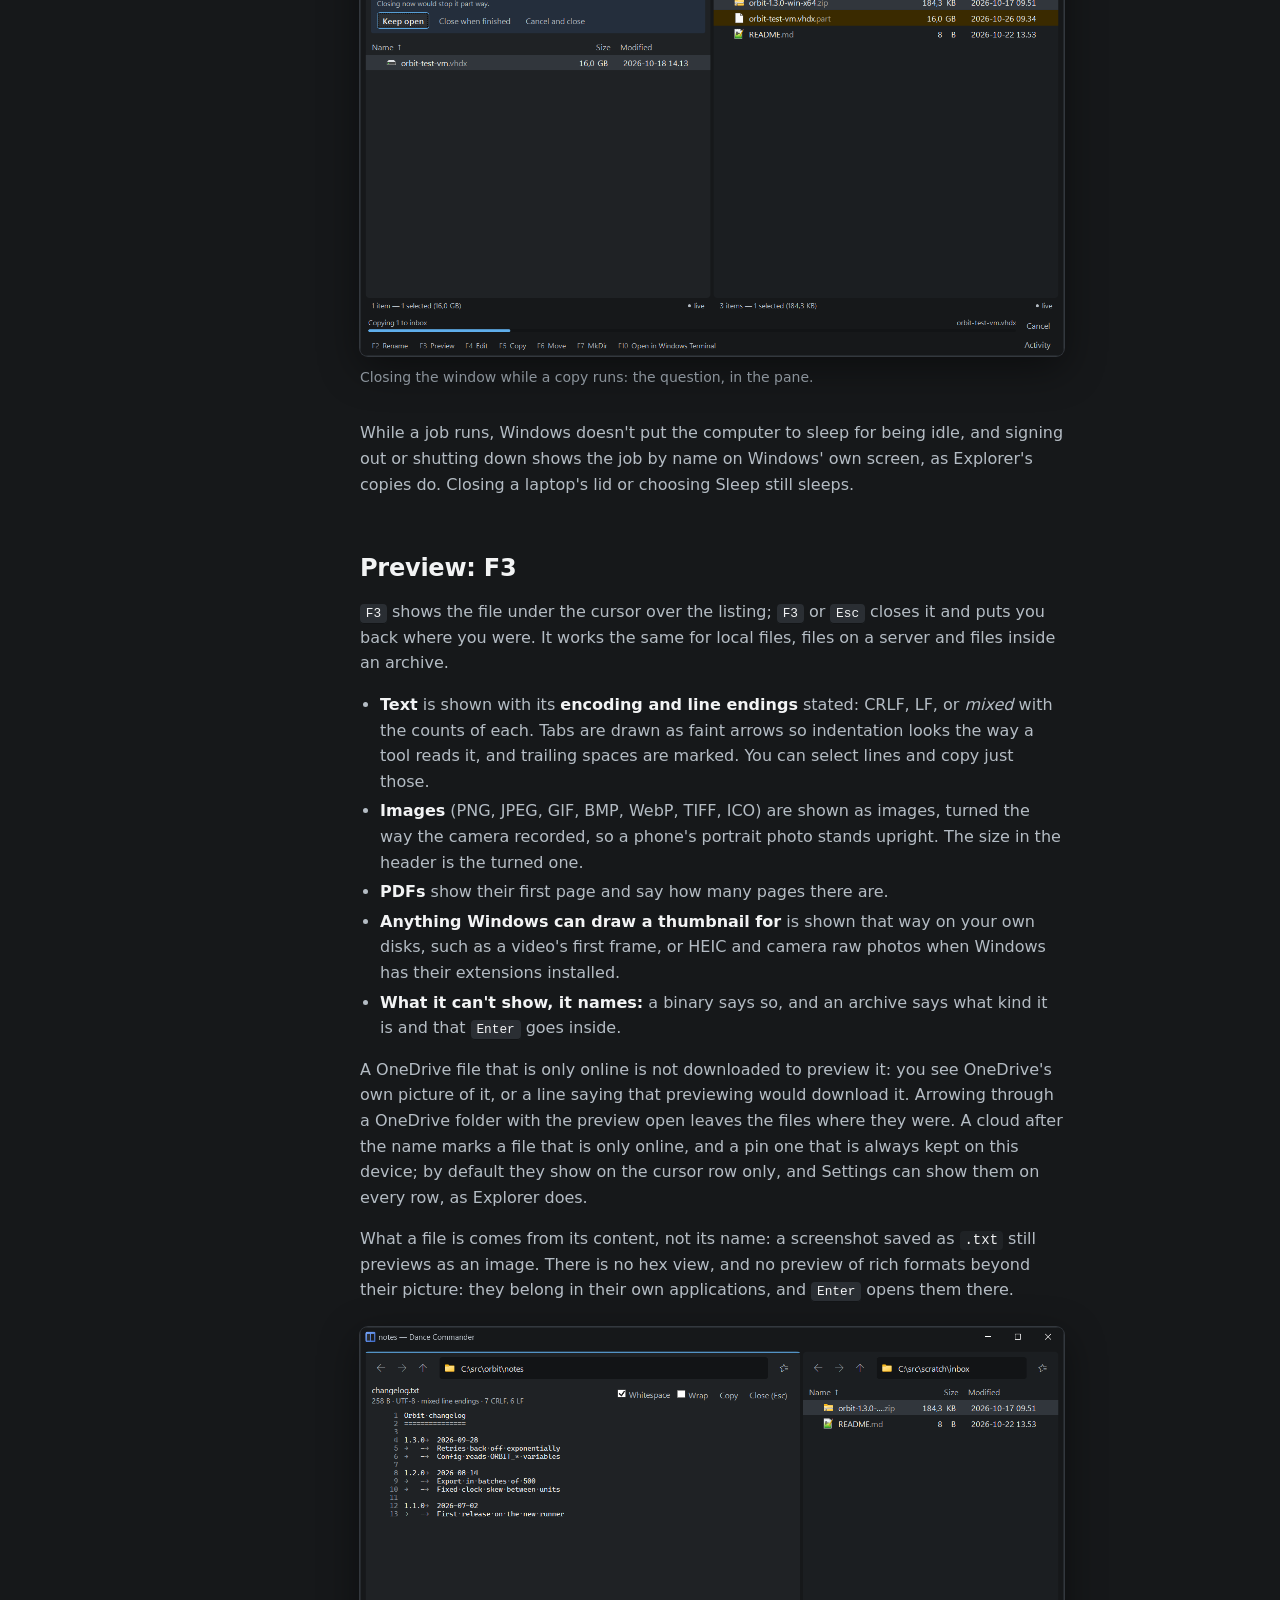
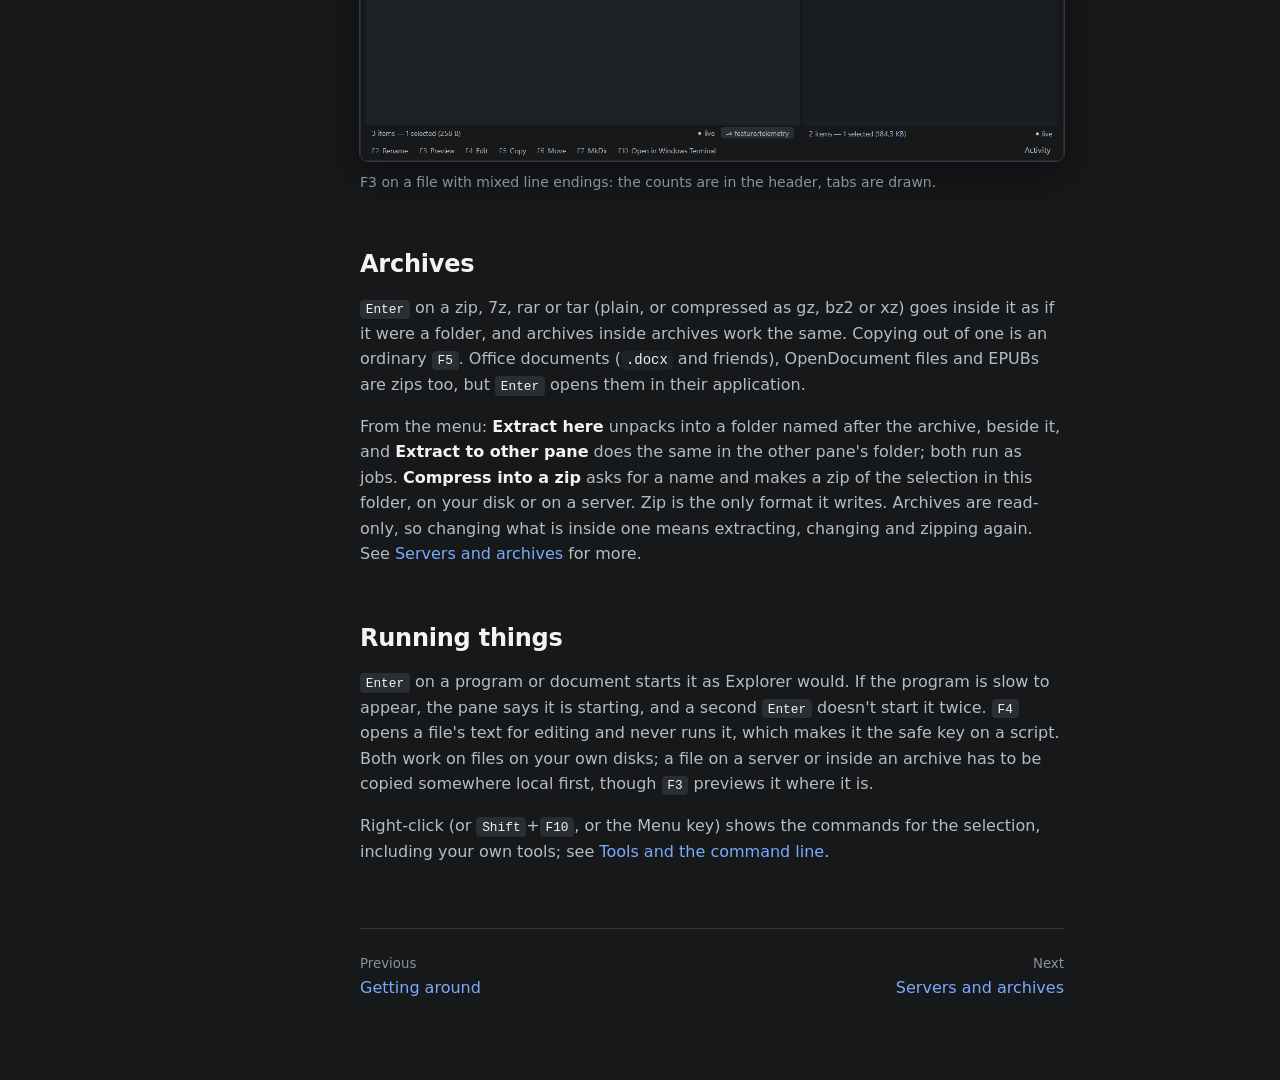
<file: site/docs/files.html>
<!doctype html>
<html lang="en">
<head>
  <meta charset="utf-8">
  <meta name="viewport" content="width=device-width, initial-scale=1">
  <title>Working with files — Dance Commander</title>
  <link rel="icon" href="../favicon.ico">
  <link rel="stylesheet" href="../assets/style.css">
</head>
<body>
<header class="site-header"><div class="inner">
  <a class="brand" href="../"><img src="../assets/icon.png" alt="">Dance Commander</a>
  <nav class="site-nav"><a href="../#features">Features</a><a href="./" aria-current="page">Documentation</a><a href="../#get-it">Get it</a><a href="https://github.com/elefAntti/dance_commander">Source</a></nav>
</div></header>

<div class="docs">
<nav class="docs-nav" aria-label="Documentation"></nav>
<main class="docs-main">

<h1>Working with files</h1>
<p>Copying, moving, renaming and deleting, between the two panes, through the clipboard or by
dragging. Every change is recorded with an undo and the shell command that would have done the
same thing.</p>

<h2 id="marking">Marking</h2>
<p>Marking works the commander way. <kbd>Insert</kbd> or <kbd>Space</kbd> marks the row under the
cursor and moves down. Once something is marked, the arrow keys move only the cursor and leave the
marks alone, so you can walk the list picking rows. <kbd>Esc</kbd> unmarks everything.
<kbd>Ctrl</kbd>+<kbd>A</kbd> marks all, <kbd>Ctrl</kbd>+<kbd>Shift</kbd>+<kbd>A</kbd> unmarks all
and <kbd>Ctrl</kbd>+<kbd>I</kbd> inverts.</p>
<p>Commands that change files (<kbd>F5</kbd>, <kbd>F6</kbd>, <kbd>Del</kbd>) act on the marked
rows; commands that look at one file (<kbd>Enter</kbd>, <kbd>F2</kbd>, <kbd>F3</kbd>) act on the row
under the cursor. With nothing marked, both act on the cursor's row. The mouse works as in Explorer:
click, <kbd>Ctrl</kbd>+click, <kbd>Shift</kbd>+click.</p>

<h2 id="copy-move">Copy and move: F5 and F6</h2>
<p><kbd>F5</kbd> copies the selection into the folder the other pane shows; <kbd>F6</kbd> moves it
there. Both work between any two kinds of place: local to server, server to server, out of an
archive. Copies run in the background, in the strip along the bottom of the window, with an
estimate of the time left, so you can keep working; when they are done the new files are washed in
the accent colour for a moment, so you can see where they landed.</p>
<p>Local copies go through Windows' own copy, as Explorer's do, so a file keeps its modified date,
its attributes and the mark that makes Windows warn before running a downloaded program.</p>
<h3>When something is already there</h3>
<p>A file of the same name asks, in the pane: <strong>Keep both</strong> (the default, giving the
new one a <code>(2)</code> name), <strong>Replace</strong>, <strong>Skip</strong> or
<strong>Cancel</strong>. The answer holds for the rest of that copy. <strong>Replace</strong> swaps
the new file in only once it is complete, so a cancelled or failed copy leaves the old one whole.
The file it replaces doesn't go to the Recycle Bin, so choose Keep both when in doubt. A read-only
file is not replaced, and the pane says so.</p>
<p>A folder onto a folder of the same name <strong>merges</strong> by default, and asks nothing
when merging and replacing would leave the same files. Otherwise it asks before anything is copied:
<strong>Merge into it</strong>, <strong>Replace it entirely</strong> (the question says how many
files that would remove; the old folder goes to the Recycle Bin), or <strong>Skip this
folder</strong>. Where there is no Recycle Bin (a stick, a network share, a server) the button
reads <strong>Replace it, deleting the old one</strong> and the question says the old folder would
be gone for good.</p>
<h3>Files too big for the target</h3>
<p>A FAT32 stick holds files of up to 4 GB. A copy with a larger file in it asks before anything is
written: skip it, or cancel. Everything else is copied, and the activity log names what was left
out.</p>

<figure class="shot" data-file="screenshots/conflict-question.png"><img src="../screenshots/conflict-question.png" alt="A name clash during a copy, answered inline." onerror="this.parentNode.classList.add('missing')"><figcaption>A name clash during a copy, answered inline.</figcaption></figure>

<h2 id="clipboard">Clipboard</h2>
<p><kbd>Ctrl</kbd>+<kbd>C</kbd>, <kbd>Ctrl</kbd>+<kbd>X</kbd> and <kbd>Ctrl</kbd>+<kbd>V</kbd> work
with Explorer and every other program, beside <kbd>F5</kbd> and <kbd>F6</kbd>. Paste always lands
in the folder the pane shows, never in a folder that happens to be selected.</p>
<p>Paste does the most faithful thing the clipboard allows:</p>
<ol>
  <li><strong>Files</strong> are copied (or moved, after a cut), as a drop would be.</li>
  <li><strong>An image</strong>, such as a screenshot, becomes a new PNG file named from the clock,
  <code>Pasted image 2026-09-21 14-30-45.png</code>.</li>
  <li><strong>Text</strong> becomes a new UTF-8 text file the same way,
  <code>Pasted text 2026-09-21 14-30-45.txt</code>.</li>
</ol>
<p>The new file arrives selected, so <kbd>F2</kbd> names it. A pasted image or text never
overwrites anything.</p>
<p>Copying files and pasting them into the folder they came from makes a duplicate, named with
<code>(2)</code> as in Explorer. A cut pasted where it already is does nothing, and says so.</p>
<p><kbd>Ctrl</kbd>+<kbd>Shift</kbd>+<kbd>C</kbd> copies the selection's paths as text. <strong>Copy
name</strong> and <strong>Copy this folder's path</strong> are in the right-click menu and the
palette.</p>

<h2 id="drag-drop">Drag and drop</h2>
<p>Drag between the panes, onto a folder row, onto the location chip, or to and from Explorer and
other programs. The defaults follow Explorer: within one drive a drag moves and across drives it
copies; hold <kbd>Ctrl</kbd> to copy or <kbd>Shift</kbd> to move. Between your computer and a
server, between two servers, and out of an archive, a drag copies. The folder under the pointer is
highlighted, and drops that make no sense (a folder into itself, files onto the folder they are
already in) are refused before you let go.</p>
<p>Dragging one of several selected rows takes all of them. A drag has to travel a row's height
before it starts, so a click that slips stays a click.</p>
<p>While dragging, hold the pointer still over another tab or over a folder row for a moment and it
opens, so the drop can land there. Near the top or bottom edge of the list, the list scrolls.</p>
<h3>Dropping things that are not files</h3>
<ul>
  <li><strong>Attachments dragged out of Outlook</strong> arrive as new files. A name already taken
  gets <code>(2)</code>; nothing is overwritten. They are marked as coming from the internet, as a
  download is, so Windows warns before opening them.</li>
  <li><strong>Text</strong> dragged from an editor or a browser becomes a new file,
  <code>Dropped text 2026-09-21 14-30-45.txt</code>, as a paste would. If the drag also carries a
  file (an image from a web page, say), the file wins.</li>
</ul>
<p>Each of these is an operation like any other: <kbd>Ctrl</kbd>+<kbd>Z</kbd> sends the new file
to the Recycle Bin.</p>
<div class="note">Files on a server or inside an archive can be dragged to the other pane, but not
yet out to other programs: copy them somewhere local first.</div>

<h2 id="rename">Rename, new folder and new file</h2>
<p><kbd>F2</kbd> renames in place, with the name selected and the extension left out of the
selection. <kbd>F7</kbd> makes a new folder and puts you straight into naming it; a name with
slashes, such as <code>docs/2026</code>, makes the folders inside each other in one go.</p>
<p><kbd>Shift</kbd>+<kbd>F4</kbd> makes a <strong>new file</strong> where you are: name it, and
it is made empty and opened in your editor, the same one <kbd>F4</kbd> uses. No writing it first
and finding the folder again in a save dialog. As with <kbd>F7</kbd>, a name with slashes, such as
<code>docs/notes.md</code>, makes the folders it needs first. A file of that name already there is
opened as it is, never replaced. <kbd>Ctrl</kbd>+<kbd>Z</kbd> takes the new file away while it is still empty;
once you have written in it, to the Recycle Bin. On local folders only, where <kbd>F4</kbd> edits.</p>
<p><kbd>Ctrl</kbd>+<kbd>Shift</kbd>+<kbd>G</kbd> <strong>groups the selection into a new
folder</strong>: it proposes a name from what the selected files have in common, makes the folder,
and moves them in. If the name is taken it asks again. One <kbd>Ctrl</kbd>+<kbd>Z</kbd> puts
everything back.</p>
<p>Renaming is one file at a time; there is no rename of many files by a pattern.</p>

<h2 id="split">Split and join</h2>
<p><strong>Split into parts</strong> (right-click or the palette) cuts a large file into pieces of
a size you choose, 100 MB unless you say otherwise, for a server or a stick that won't take it
whole. The parts land beside it as <code>name.001</code>, <code>name.002</code> and so on, with
<code>name.sha256</code> to check the result. <strong>Join parts</strong> on the <code>.001</code>
puts the file back together beside them, and checks its size and checksum before it takes its
name. If the original is still there, the joined file gets a <code>(2)</code> name rather than
replacing it.</p>
<p>The parts are ordinary files: 7-Zip opens a <code>.001</code>, and <code>copy /b</code> or
<code>cat</code> joins them. Undo removes the parts, or the joined file, only while they are as
they were made and what they came from is still there.</p>

<h2 id="delete">Delete</h2>
<p><kbd>Del</kbd> sends the selection to the Recycle Bin, and <kbd>Ctrl</kbd>+<kbd>Z</kbd> brings
back exactly what that delete sent, even if something of the same name has been deleted since.
<kbd>Shift</kbd>+<kbd>Del</kbd> deletes permanently, after asking inline, with Cancel as the
default.</p>
<p>Only the computer's own fixed drives have a Recycle Bin. On a network share, a USB stick or a
server, <kbd>Del</kbd> asks <em>“Delete … permanently?”</em> too, because that is what it would
be.</p>
<p>If a program has the file or folder open, the pane asks you to close it there and Retry, and
names the program, for example <em>“Open in Windows PowerShell in Windows Terminal (process 33536).
Close it there, then Retry.”</em> That includes a terminal whose current folder is the one you are
deleting. The same goes for rename, move and copy.</p>

<figure class="shot" data-file="screenshots/in-use-question.png"><img src="../screenshots/in-use-question.png" alt="A delete stopped by a folder a terminal is standing in: the question names the program." onerror="this.parentNode.classList.add('missing')"><figcaption>A delete stopped by a folder a terminal is standing in: the question names the program.</figcaption></figure>

<h2 id="undo">Undo and the activity log</h2>
<p>Every change Dance Commander makes to your files is an operation with a description, an undo,
and its shell equivalent. <kbd>Ctrl</kbd>+<kbd>Z</kbd> undoes the most recent ones in turn: copies,
moves, renames, new folders, grouping, pastes and drops, zips, splits and joins, and deletes that
went to the Recycle Bin.</p>
<p>Undo is careful about what has happened since. Undoing a copy sends the copies to the Recycle
Bin rather than deleting them, and keeps any that have been changed since, saying so. Undoing a
move that replaced a folder brings the old folder back out of the Recycle Bin. What cannot come
back is said rather than skipped over: a permanent delete, or a file that a <strong>Replace</strong>
wrote over.</p>
<p>The <strong>Activity</strong> button at the bottom right lists what was done this session, each
with the command that would do the same in a shell:</p>
<pre><code>move C:\src\a.cs C:\src\old\a.cs</code></pre>
<p>The activity log, like the undo, lasts for the session. The log files keep a record beyond
it.</p>

<h2 id="safety">Files are never lost</h2>
<p>This is the promise the rest of the design serves. Whatever stops an operation part way (a
cancel, an error, a full disk, a dropped connection, a crash), every file you had is still somewhere
you can find it: where it was, where it was going, or in the Recycle Bin.</p>
<ul>
  <li>Nothing is ever opened for writing at a name that holds a file. New content is written beside it under a
  temporary name, <code>name.part</code> on your disk and on an SFTP server,
  <code>name.dc-upload-…</code> on a WebDAV server, and takes the real name only once it is complete.
  A file left under one of those names after a failure is the unfinished copy, never the
  original.</li>
  <li>A move removes each original only once its copy is whole. A move from a server to your disk
  writes each file through to the disk first.</li>
  <li>A folder replaced goes to the Recycle Bin. Where there is none, as on a server or a stick, it
  is set aside under a recognisable name and removed only once the new one is in place.</li>
  <li>Permanent deletion happens only when you asked for exactly that.</li>
</ul>

<h2 id="jobs">Copies in the background, and closing</h2>
<p>Copies, moves and extractions are jobs in the strip along the bottom: each shows its progress and
can be cancelled there. A question a job needs answered, such as a name clash, waits in the pane
without stopping the rest of the window.</p>
<p>Closing the window while a job runs asks first: <strong>Keep open</strong> (the default),
<strong>Close when finished</strong>, or <strong>Cancel and close</strong>. A cancelled job leaves
no <code>.part</code> files behind.</p>

<figure class="shot" data-file="screenshots/close-with-jobs.png"><img src="../screenshots/close-with-jobs.png" alt="Closing the window while a copy runs: the question, in the pane." onerror="this.parentNode.classList.add('missing')"><figcaption>Closing the window while a copy runs: the question, in the pane.</figcaption></figure>
<p>While a job runs, Windows doesn't put the computer to sleep for being idle, and signing out or
shutting down shows the job by name on Windows' own screen, as Explorer's copies do. Closing a
laptop's lid or choosing Sleep still sleeps.</p>

<h2 id="preview">Preview: F3</h2>
<p><kbd>F3</kbd> shows the file under the cursor over the listing; <kbd>F3</kbd> or <kbd>Esc</kbd>
closes it and puts you back where you were. It works the same for local files, files on a server
and files inside an archive.</p>
<ul>
  <li><strong>Text</strong> is shown with its <strong>encoding and line endings</strong> stated: CRLF,
  LF, or <em>mixed</em> with the counts of each. Tabs are drawn as faint arrows so indentation
  looks the way a tool reads it, and trailing spaces are marked. You can select lines and copy just
  those.</li>
  <li><strong>Images</strong> (PNG, JPEG, GIF, BMP, WebP, TIFF, ICO) are shown as images, turned
  the way the camera recorded, so a phone's portrait photo stands upright. The size in the header is
  the turned one.</li>
  <li><strong>PDFs</strong> show their first page and say how many pages there are.</li>
  <li><strong>Anything Windows can draw a thumbnail for</strong> is shown that way on your own
  disks, such as a video's first frame, or HEIC and camera raw photos when Windows has their
  extensions installed.</li>
  <li><strong>What it can't show, it names:</strong> a binary says so, and an archive says what kind
  it is and that <kbd>Enter</kbd> goes inside.</li>
</ul>
<p>A OneDrive file that is only online is not downloaded to preview it: you see OneDrive's own
picture of it, or a line saying that previewing would download it. Arrowing through a OneDrive
folder with the preview open leaves the files where they were. A cloud after the name marks a file
that is only online, and a pin one that is always kept on this device; by default they show on the
cursor row only, and Settings can show them on every row, as Explorer does.</p>
<p>What a file is comes from its content, not its name: a screenshot saved as <code>.txt</code>
still previews as an image. There is no hex view, and no preview of rich formats beyond their
picture: they belong in their own applications, and <kbd>Enter</kbd> opens them there.</p>

<figure class="shot" data-file="screenshots/preview-text.png"><img src="../screenshots/preview-text.png" alt="F3 on a file with mixed line endings: the counts are in the header, tabs are drawn." onerror="this.parentNode.classList.add('missing')"><figcaption>F3 on a file with mixed line endings: the counts are in the header, tabs are drawn.</figcaption></figure>

<h2 id="archives">Archives</h2>
<p><kbd>Enter</kbd> on a zip, 7z, rar or tar (plain, or compressed as gz, bz2 or xz) goes inside
it as if it were a folder, and archives inside archives work the same. Copying out of one is an
ordinary <kbd>F5</kbd>. Office documents (<code>.docx</code> and friends), OpenDocument files and
EPUBs are zips too, but <kbd>Enter</kbd> opens them in their application.</p>
<p>From the menu: <strong>Extract here</strong> unpacks into a folder named after the archive,
beside it, and <strong>Extract to other pane</strong> does the same in the other pane's folder; both
run as jobs. <strong>Compress into a zip</strong> asks for a name and makes a zip of the selection
in this folder, on your disk or on a server. Zip is the only format it writes. Archives are
read-only, so changing what is inside one means extracting, changing and zipping again. See
<a href="remote.html#archives">Servers and archives</a> for more.</p>

<h2 id="tasks">Running things</h2>
<p><kbd>Enter</kbd> on a program or document starts it as Explorer would. If the program is slow
to appear, the pane says it is starting, and a second <kbd>Enter</kbd> doesn't start it twice.
<kbd>F4</kbd> opens a file's text for editing and never runs it, which makes it the safe key on a
script. Both work on files on your own disks; a file on a server or inside an archive has to be
copied somewhere local first, though <kbd>F3</kbd> previews it where it is.</p>
<p>Right-click (or <kbd>Shift</kbd>+<kbd>F10</kbd>, or the Menu key) shows the commands for the
selection, including your own tools; see <a href="tools.html">Tools and the command line</a>.</p>

<div class="pager"></div>
</main>
</div>
<script src="../assets/docs.js"></script>
</body>
</html>
</file>
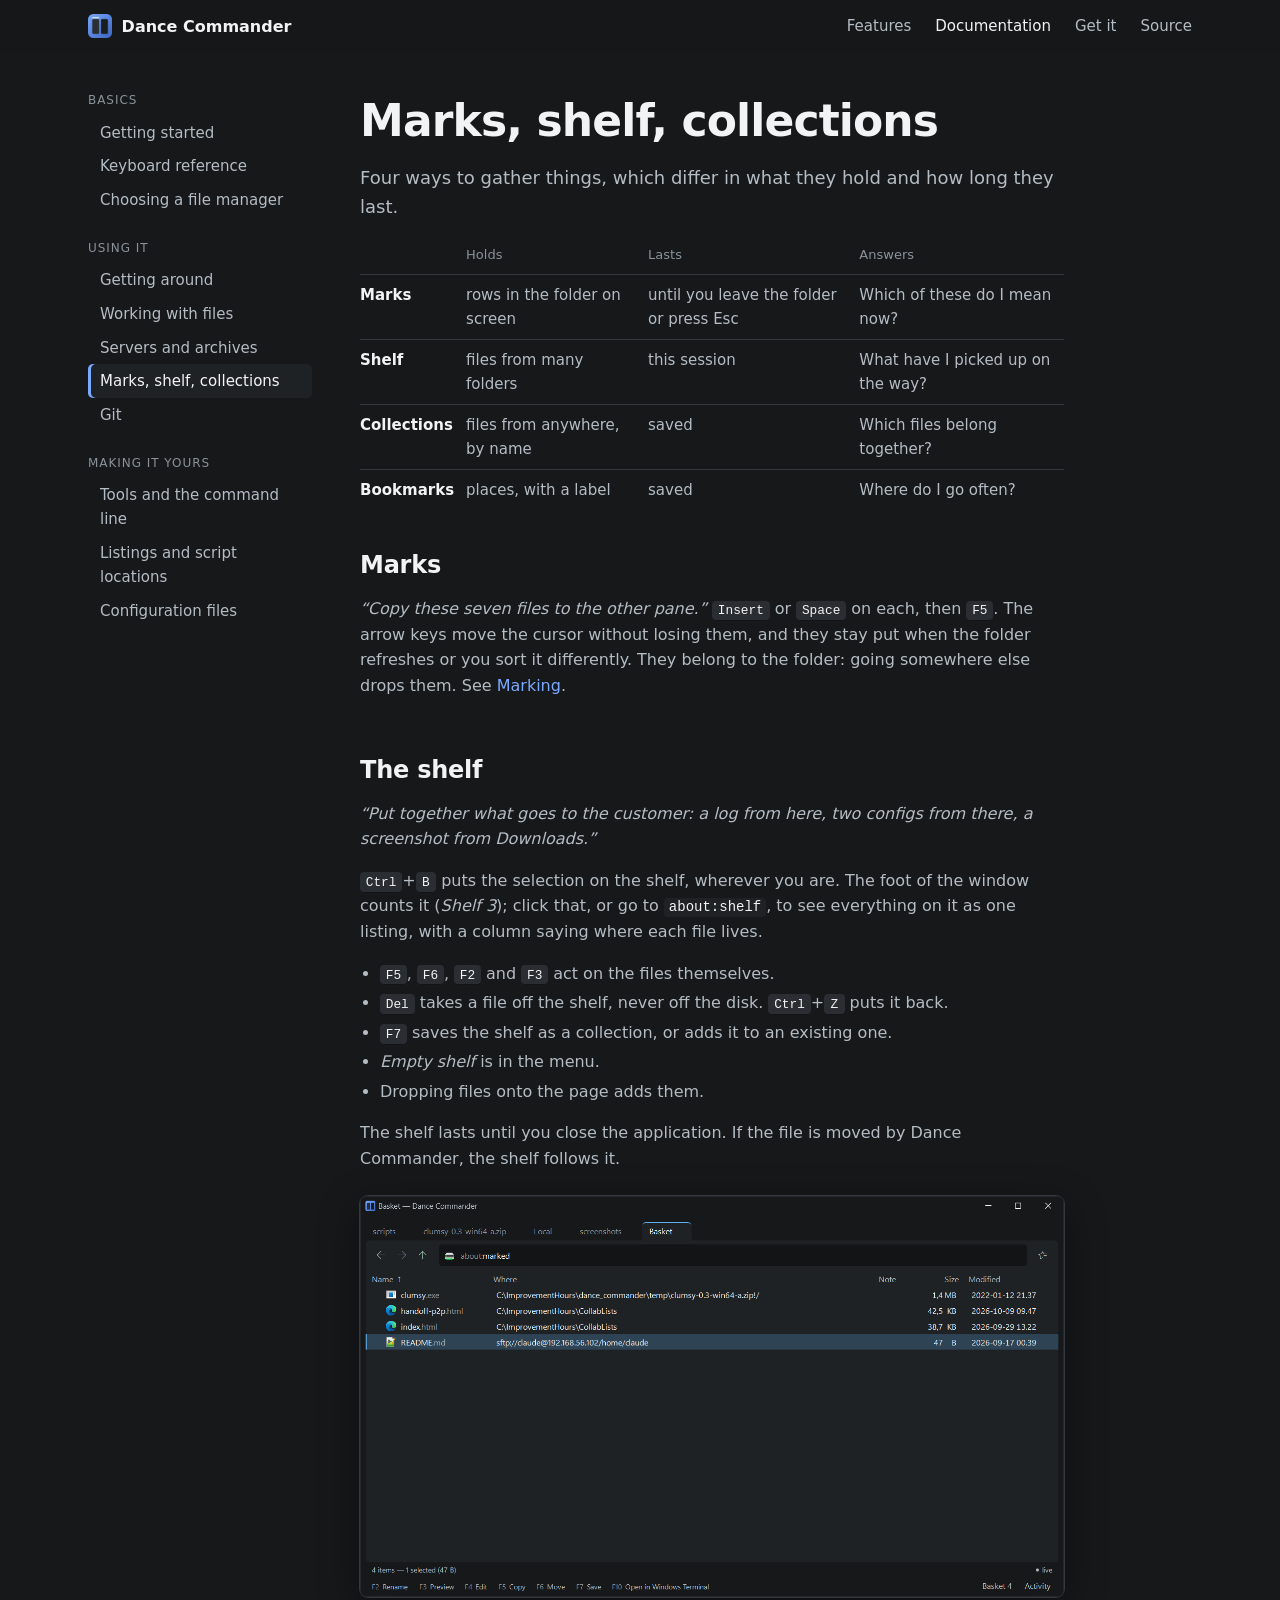
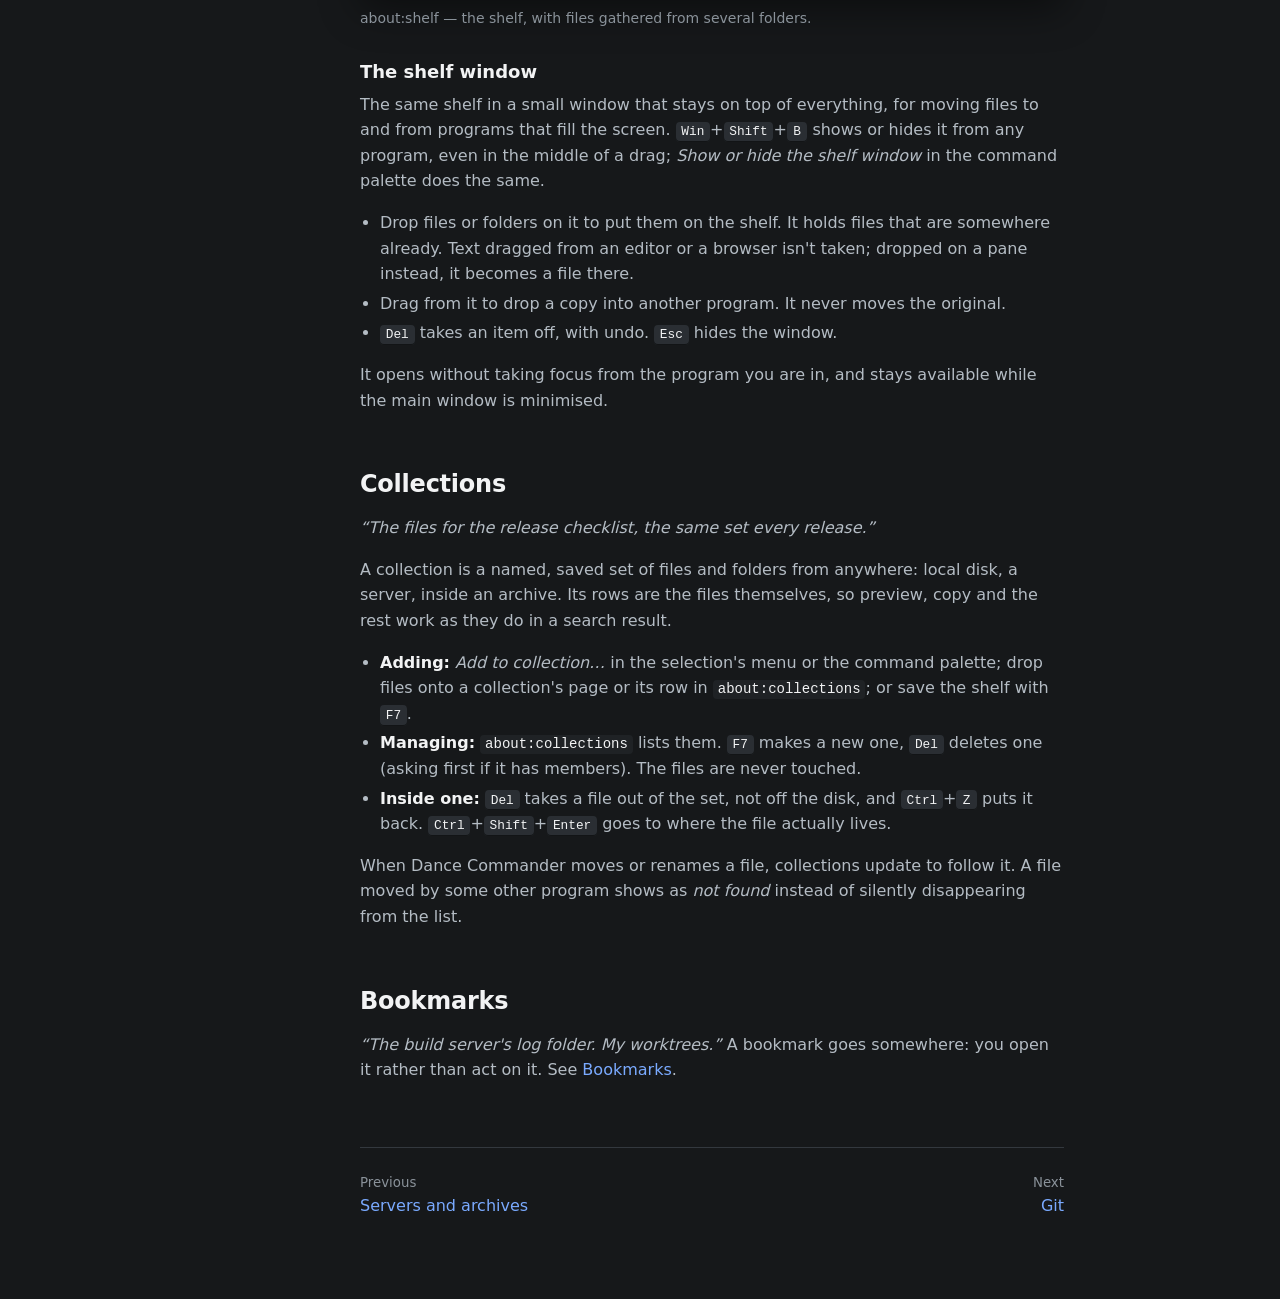
<file: site/docs/gathering.html>
<!doctype html>
<html lang="en">
<head>
  <meta charset="utf-8">
  <meta name="viewport" content="width=device-width, initial-scale=1">
  <title>Marks, shelf, collections — Dance Commander</title>
  <link rel="icon" href="../favicon.ico">
  <link rel="stylesheet" href="../assets/style.css">
</head>
<body>
<header class="site-header"><div class="inner">
  <a class="brand" href="../"><img src="../assets/icon.png" alt="">Dance Commander</a>
  <nav class="site-nav"><a href="../#features">Features</a><a href="./" aria-current="page">Documentation</a><a href="../#get-it">Get it</a><a href="https://github.com/elefAntti/dance_commander">Source</a></nav>
</div></header>

<div class="docs">
<nav class="docs-nav" aria-label="Documentation"></nav>
<main class="docs-main">

<h1>Marks, shelf, collections</h1>
<p>Four ways to gather things, which differ in what they hold and how long they last.</p>

<table>
  <thead><tr><th></th><th>Holds</th><th>Lasts</th><th>Answers</th></tr></thead>
  <tbody>
    <tr><td><strong>Marks</strong></td><td>rows in the folder on screen</td><td>until you leave the folder or press Esc</td><td>Which of these do I mean now?</td></tr>
    <tr><td><strong>Shelf</strong></td><td>files from many folders</td><td>this session</td><td>What have I picked up on the way?</td></tr>
    <tr><td><strong>Collections</strong></td><td>files from anywhere, by name</td><td>saved</td><td>Which files belong together?</td></tr>
    <tr><td><strong>Bookmarks</strong></td><td>places, with a label</td><td>saved</td><td>Where do I go often?</td></tr>
  </tbody>
</table>

<h2 id="marks">Marks</h2>
<p><em>“Copy these seven files to the other pane.”</em> <kbd>Insert</kbd> or <kbd>Space</kbd> on
each, then <kbd>F5</kbd>. The arrow keys move the cursor without losing them, and they stay put
when the folder refreshes or you sort it differently. They belong to the folder: going somewhere
else drops them. See <a href="files.html#marking">Marking</a>.</p>

<h2 id="shelf">The shelf</h2>
<p><em>“Put together what goes to the customer: a log from here, two configs from there, a
screenshot from Downloads.”</em></p>
<p><kbd>Ctrl</kbd>+<kbd>B</kbd> puts the selection on the shelf, wherever you are. The foot of the
window counts it (<em>Shelf 3</em>); click that, or go to <code>about:shelf</code>, to see
everything on it as one listing, with a column saying where each file lives.</p>
<ul>
  <li><kbd>F5</kbd>, <kbd>F6</kbd>, <kbd>F2</kbd> and <kbd>F3</kbd> act on the files themselves.</li>
  <li><kbd>Del</kbd> takes a file off the shelf, never off the disk. <kbd>Ctrl</kbd>+<kbd>Z</kbd>
  puts it back.</li>
  <li><kbd>F7</kbd> saves the shelf as a collection, or adds it to an existing one.</li>
  <li><em>Empty shelf</em> is in the menu.</li>
  <li>Dropping files onto the page adds them.</li>
</ul>
<p>The shelf lasts until you close the application. If the file is moved by Dance Commander, the
shelf follows it.</p>

<figure class="shot" data-file="screenshots/shelf.png"><img src="../screenshots/shelf.png" alt="about:shelf — the shelf, with files gathered from several folders." onerror="this.parentNode.classList.add('missing')"><figcaption>about:shelf — the shelf, with files gathered from several folders.</figcaption></figure>

<h3 id="shelf-window">The shelf window</h3>
<p>The same shelf in a small window that stays on top of everything, for moving files to and from
programs that fill the screen. <kbd>Win</kbd>+<kbd>Shift</kbd>+<kbd>B</kbd> shows or hides it from
any program, even in the middle of a drag; <em>Show or hide the shelf window</em> in the command
palette does the same.</p>
<ul>
  <li>Drop files or folders on it to put them on the shelf. It holds files that are somewhere
  already. Text dragged from an editor or a browser isn't taken; dropped on a pane instead, it
  becomes a file there.</li>
  <li>Drag from it to drop a copy into another program. It never moves the original.</li>
  <li><kbd>Del</kbd> takes an item off, with undo. <kbd>Esc</kbd> hides the window.</li>
</ul>
<p>It opens without taking focus from the program you are in, and stays available while the main
window is minimised.</p>

<h2 id="collections">Collections</h2>
<p><em>“The files for the release checklist, the same set every release.”</em></p>
<p>A collection is a named, saved set of files and folders from anywhere: local disk, a server,
inside an archive. Its rows are the files themselves, so preview, copy and the rest work as they
do in a search result.</p>
<ul>
  <li><strong>Adding:</strong> <em>Add to collection…</em> in the selection's menu or the command
  palette; drop files onto a collection's page or its row in <code>about:collections</code>; or save
  the shelf with <kbd>F7</kbd>.</li>
  <li><strong>Managing:</strong> <code>about:collections</code> lists them. <kbd>F7</kbd> makes a new
  one, <kbd>Del</kbd> deletes one (asking first if it has members). The files are never touched.</li>
  <li><strong>Inside one:</strong> <kbd>Del</kbd> takes a file out of the set, not off the disk, and
  <kbd>Ctrl</kbd>+<kbd>Z</kbd> puts it back. <kbd>Ctrl</kbd>+<kbd>Shift</kbd>+<kbd>Enter</kbd> goes to
  where the file actually lives.</li>
</ul>
<p>When Dance Commander moves or renames a file, collections update to follow it. A file moved by
some other program shows as <em>not found</em> instead of silently disappearing from the list.</p>

<h2 id="bookmarks">Bookmarks</h2>
<p><em>“The build server's log folder. My worktrees.”</em> A bookmark goes somewhere: you open it
rather than act on it. See <a href="navigating.html#bookmarks">Bookmarks</a>.</p>

<div class="pager"></div>
</main>
</div>
<script src="../assets/docs.js"></script>
</body>
</html>
</file>
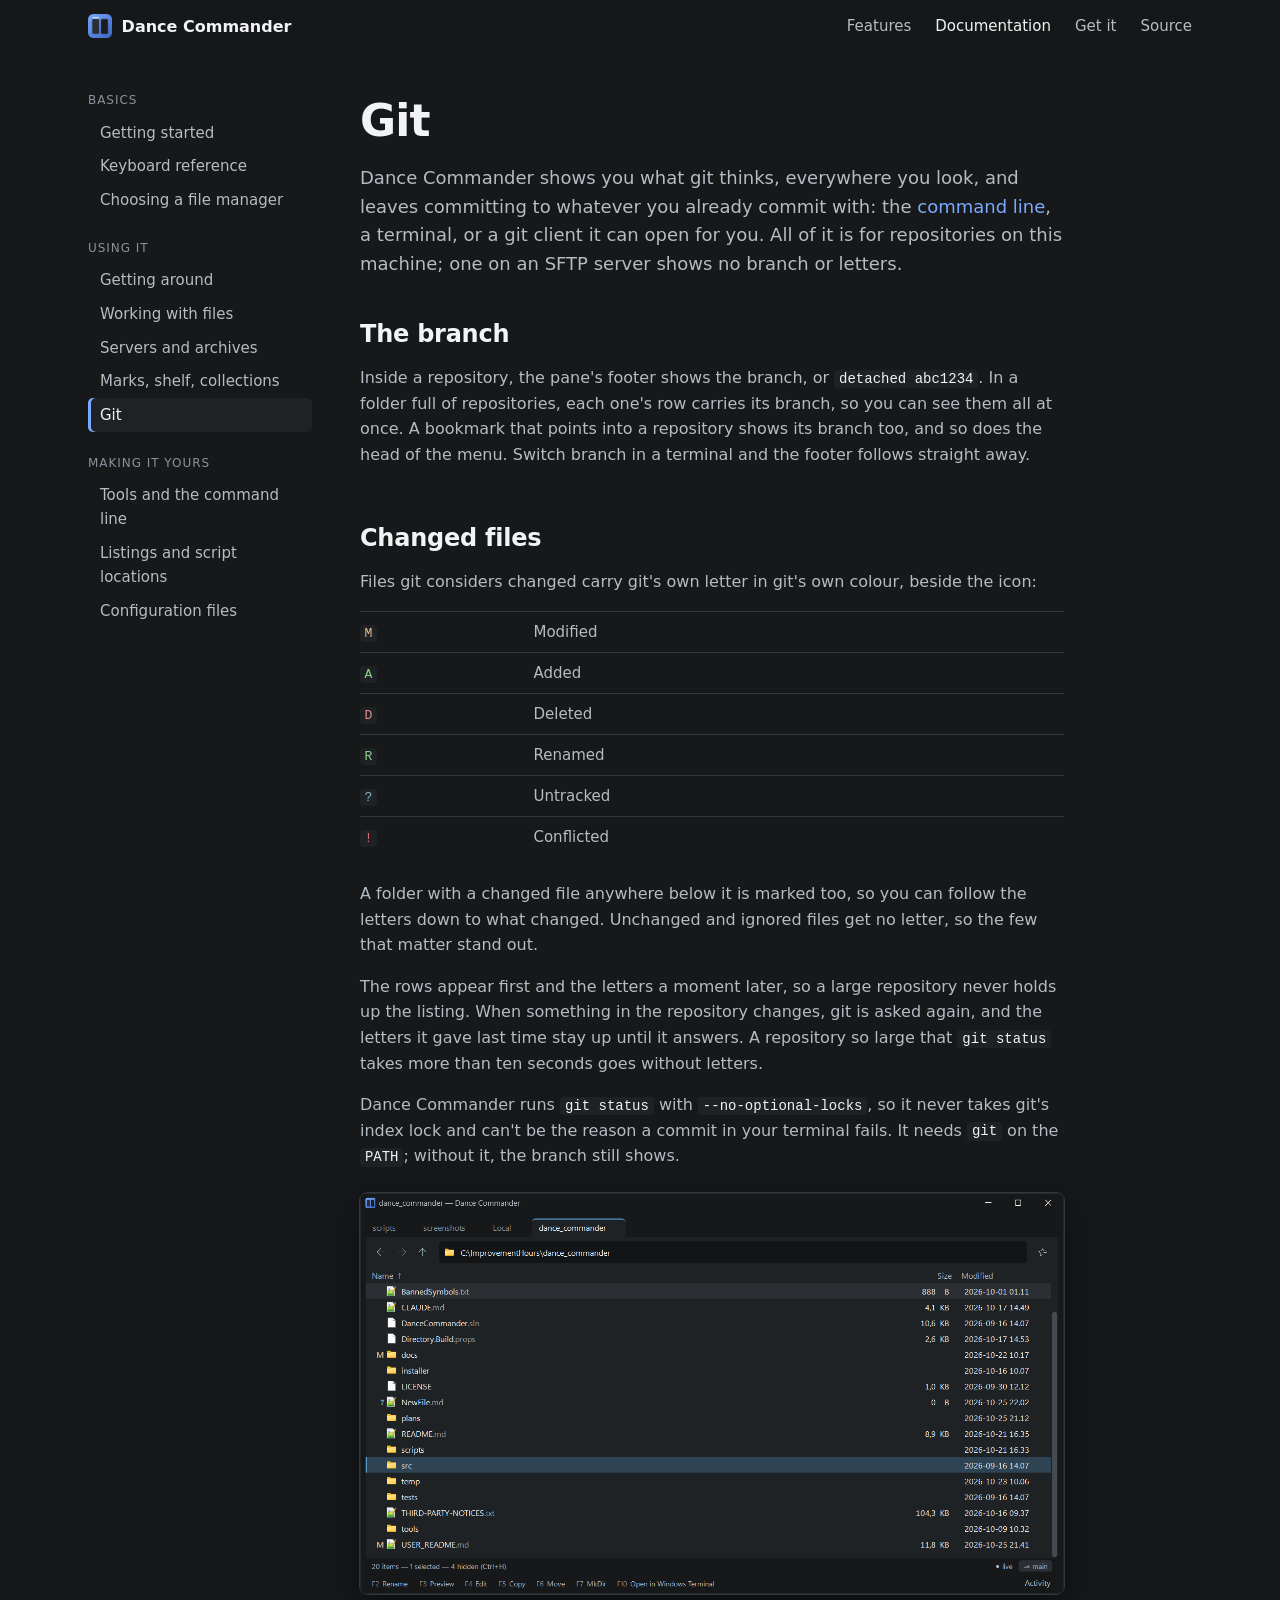
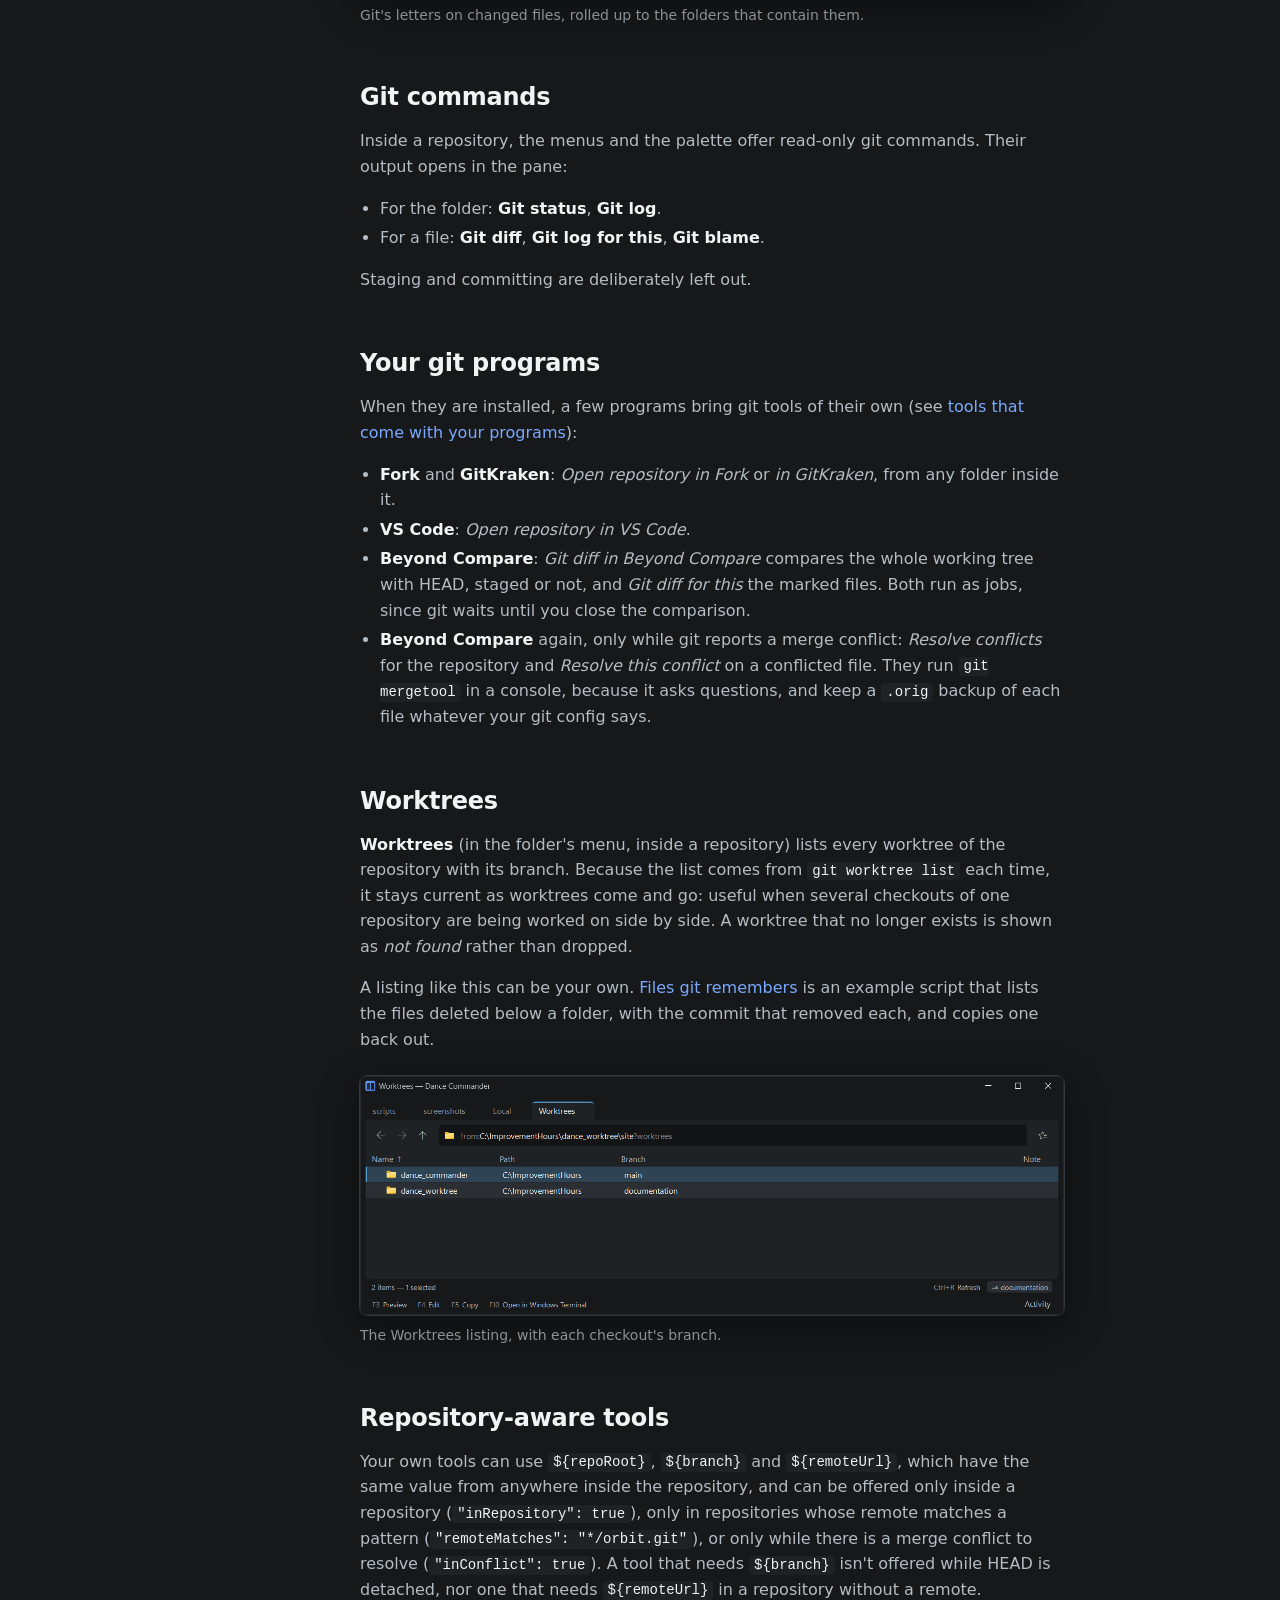
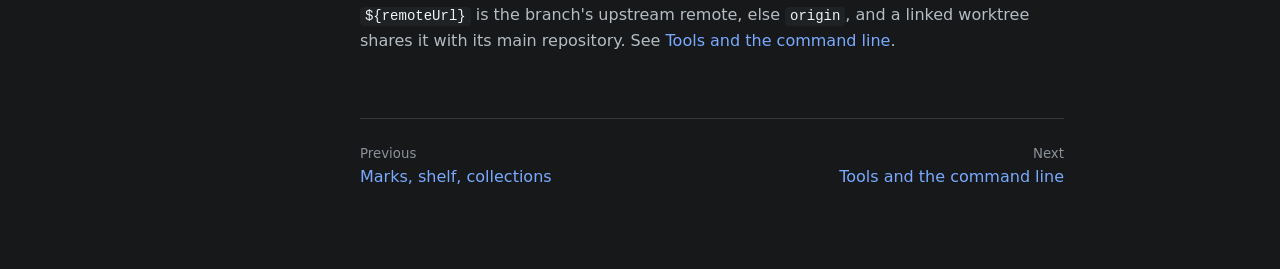
<file: site/docs/git.html>
<!doctype html>
<html lang="en">
<head>
  <meta charset="utf-8">
  <meta name="viewport" content="width=device-width, initial-scale=1">
  <title>Git — Dance Commander</title>
  <link rel="icon" href="../favicon.ico">
  <link rel="stylesheet" href="../assets/style.css">
</head>
<body>
<header class="site-header"><div class="inner">
  <a class="brand" href="../"><img src="../assets/icon.png" alt="">Dance Commander</a>
  <nav class="site-nav"><a href="../#features">Features</a><a href="./" aria-current="page">Documentation</a><a href="../#get-it">Get it</a><a href="https://github.com/elefAntti/dance_commander">Source</a></nav>
</div></header>

<div class="docs">
<nav class="docs-nav" aria-label="Documentation"></nav>
<main class="docs-main">

<h1>Git</h1>
<p>Dance Commander shows you what git thinks, everywhere you look, and leaves committing to
whatever you already commit with: the <a href="tools.html#command-line">command line</a>, a
terminal, or a git client it can open for you. All of it is for repositories on this machine;
one on an SFTP server shows no branch or letters.</p>

<h2 id="branch">The branch</h2>
<p>Inside a repository, the pane's footer shows the branch, or <code>detached abc1234</code>. In a
folder full of repositories, each one's row carries its branch, so you can see them all at once.
A bookmark that points into a repository shows its branch too, and so does the head of the menu.
Switch branch in a terminal and the footer follows straight away.</p>

<h2 id="status">Changed files</h2>
<p>Files git considers changed carry git's own letter in git's own colour, beside the icon:</p>
<table>
  <tbody>
    <tr><td><code style="color:var(--git-modified)">M</code></td><td>Modified</td></tr>
    <tr><td><code style="color:var(--git-added)">A</code></td><td>Added</td></tr>
    <tr><td><code style="color:#e58c8c">D</code></td><td>Deleted</td></tr>
    <tr><td><code style="color:var(--git-added)">R</code></td><td>Renamed</td></tr>
    <tr><td><code style="color:var(--git-untracked)">?</code></td><td>Untracked</td></tr>
    <tr><td><code style="color:#e06c75">!</code></td><td>Conflicted</td></tr>
  </tbody>
</table>
<p>A folder with a changed file anywhere below it is marked too, so you can follow the letters down
to what changed. Unchanged and ignored files get
no letter, so the few that matter stand out.</p>
<p>The rows appear first and the letters a moment later, so a large repository never holds up the
listing. When something in the repository changes, git is asked again, and the letters it gave
last time stay up until it answers. A repository so large that <code>git status</code> takes more
than ten seconds goes without letters.</p>
<p>Dance Commander runs <code>git status</code> with <code>--no-optional-locks</code>, so it never
takes git's index lock and can't be the reason a commit in your terminal fails. It needs
<code>git</code> on the <code>PATH</code>; without it, the branch still shows.</p>

<figure class="shot" data-file="screenshots/git-status.png"><img src="../screenshots/git-status.png" alt="Git's letters on changed files, rolled up to the folders that contain them." onerror="this.parentNode.classList.add('missing')"><figcaption>Git's letters on changed files, rolled up to the folders that contain them.</figcaption></figure>

<h2 id="commands">Git commands</h2>
<p>Inside a repository, the menus and the palette offer read-only git commands. Their output opens
in the pane:</p>
<ul>
  <li>For the folder: <strong>Git status</strong>, <strong>Git log</strong>.</li>
  <li>For a file: <strong>Git diff</strong>, <strong>Git log for this</strong>, <strong>Git blame</strong>.</li>
</ul>
<p>Staging and committing are deliberately left out.</p>

<h2 id="clients">Your git programs</h2>
<p>When they are installed, a few programs bring git tools of their own (see
<a href="tools.html#packs">tools that come with your programs</a>):</p>
<ul>
  <li><strong>Fork</strong> and <strong>GitKraken</strong>: <em>Open repository in Fork</em> or
  <em>in GitKraken</em>, from any folder inside it.</li>
  <li><strong>VS Code</strong>: <em>Open repository in VS Code</em>.</li>
  <li><strong>Beyond Compare</strong>: <em>Git diff in Beyond Compare</em> compares the whole
  working tree with HEAD, staged or not, and <em>Git diff for this</em> the marked files. Both
  run as jobs, since git waits until you close the comparison.</li>
  <li><strong>Beyond Compare</strong> again, only while git reports a merge conflict:
  <em>Resolve conflicts</em> for the repository and <em>Resolve this conflict</em> on a conflicted
  file. They run <code>git mergetool</code> in a console, because it asks questions, and keep a
  <code>.orig</code> backup of each file whatever your git config says.</li>
</ul>

<h2 id="worktrees">Worktrees</h2>
<p><strong>Worktrees</strong> (in the folder's menu, inside a repository) lists every worktree of
the repository with its branch. Because the list comes from <code>git worktree list</code> each
time, it stays current as worktrees come and go: useful when several checkouts of one repository
are being worked on side by side. A worktree that no longer exists is shown as <em>not found</em>
rather than dropped.</p>
<p>A listing like this can be your own. <a href="scripts.html#deleted-files">Files git
remembers</a> is an example script that lists the files deleted below a folder, with the commit
that removed each, and copies one back out.</p>

<figure class="shot" data-file="screenshots/worktrees.png"><img src="../screenshots/worktrees.png" alt="The Worktrees listing, with each checkout's branch." onerror="this.parentNode.classList.add('missing')"><figcaption>The Worktrees listing, with each checkout's branch.</figcaption></figure>

<h2 id="tools">Repository-aware tools</h2>
<p>Your own tools can use <code>${repoRoot}</code>, <code>${branch}</code> and
<code>${remoteUrl}</code>, which have the same value from anywhere inside the repository, and can
be offered only inside a repository (<code>"inRepository": true</code>), only in repositories whose
remote matches a pattern (<code>"remoteMatches": "*/orbit.git"</code>), or only while there is a
merge conflict to resolve (<code>"inConflict": true</code>). A tool that needs
<code>${branch}</code> isn't offered while HEAD is detached, nor one that needs
<code>${remoteUrl}</code> in a repository without a remote. <code>${remoteUrl}</code> is the
branch's upstream remote, else <code>origin</code>, and a linked worktree shares it with its main
repository. See <a href="tools.html">Tools and the command line</a>.</p>

<div class="pager"></div>
</main>
</div>
<script src="../assets/docs.js"></script>
</body>
</html>
</file>
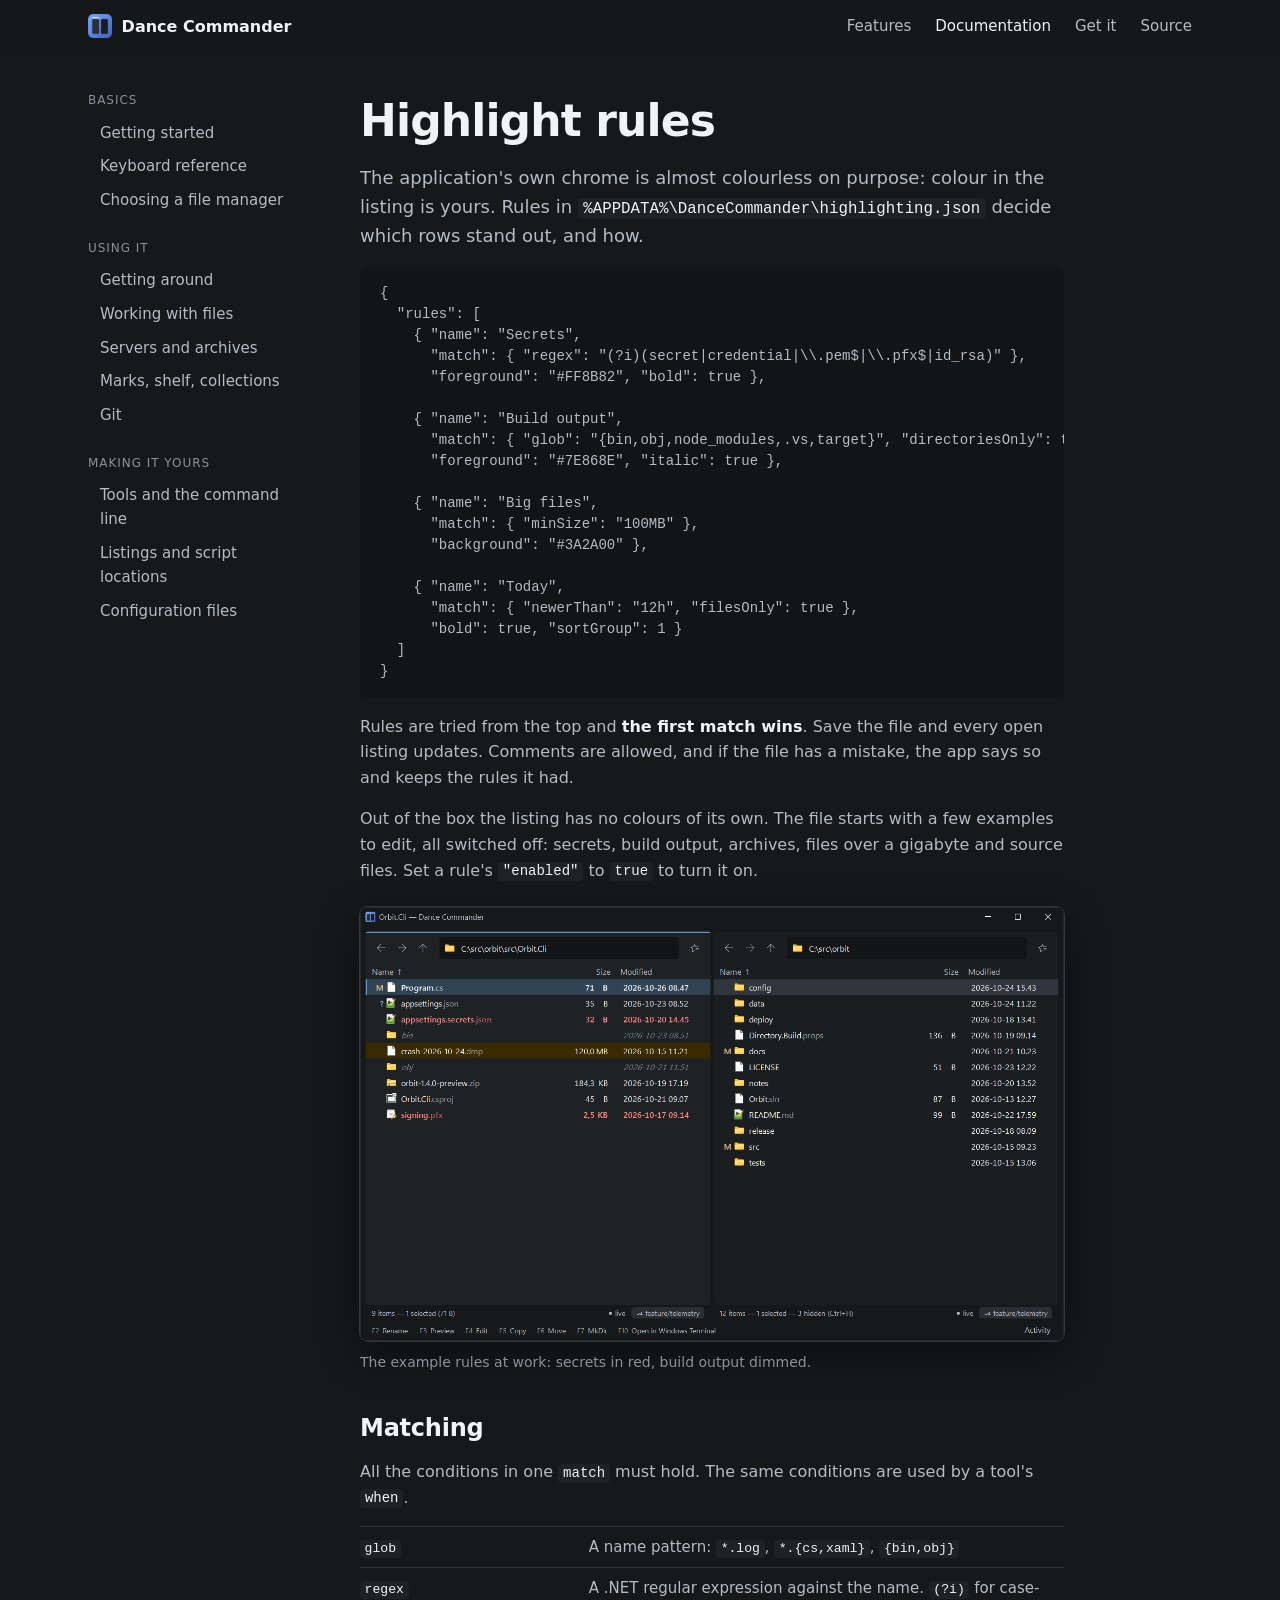
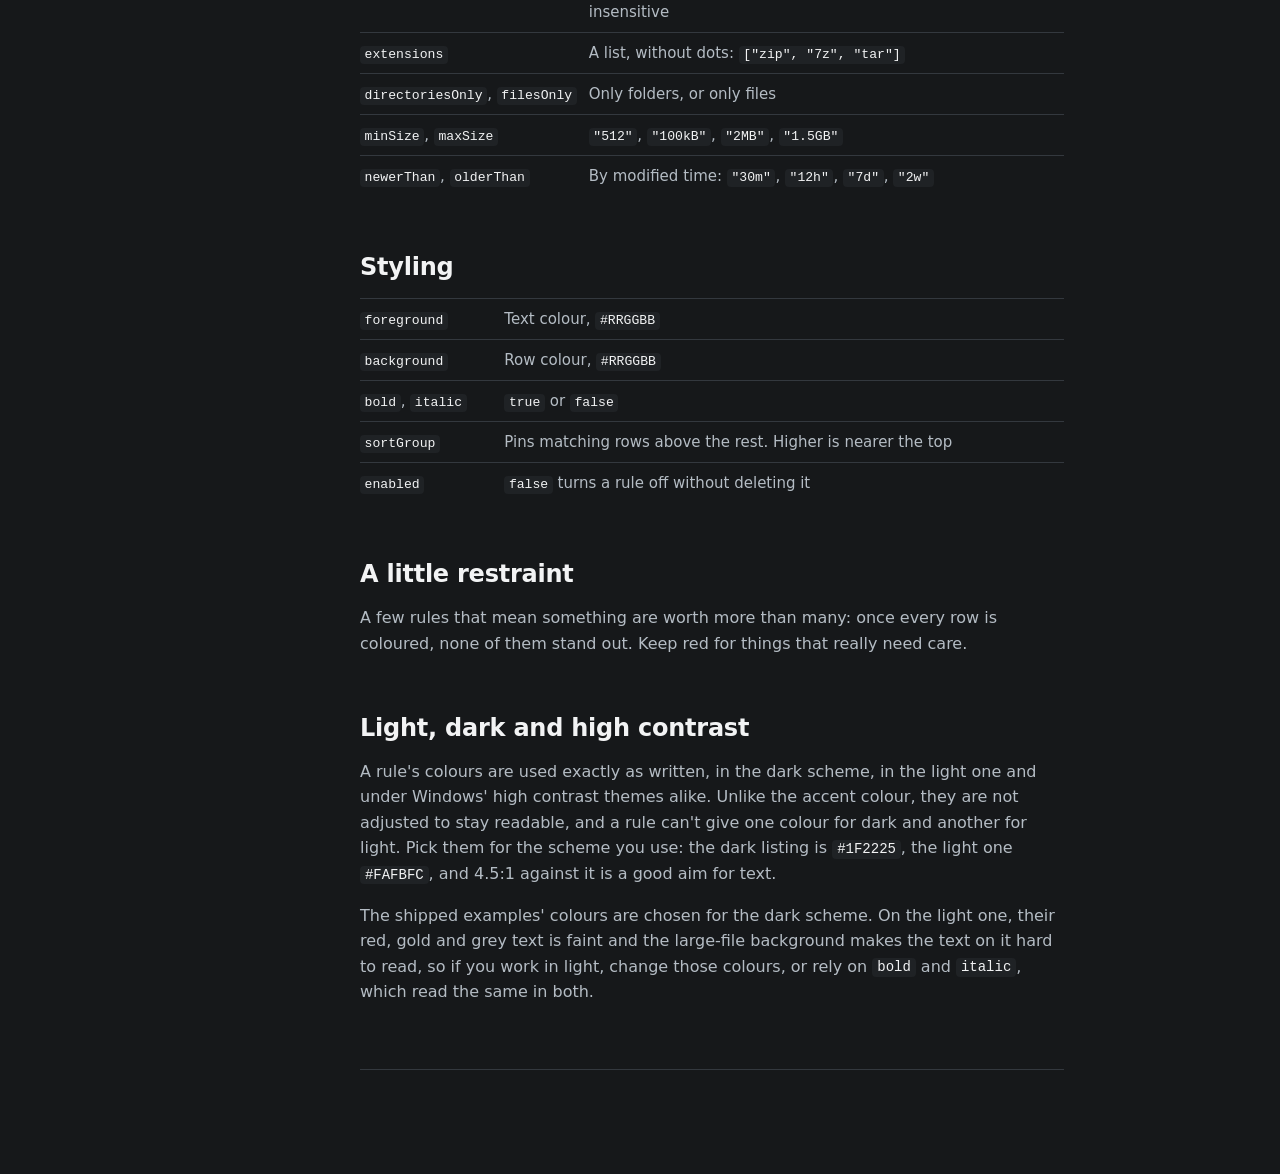
<file: site/docs/highlighting.html>
<!doctype html>
<html lang="en">
<head>
  <meta charset="utf-8">
  <meta name="viewport" content="width=device-width, initial-scale=1">
  <title>Highlight rules — Dance Commander</title>
  <link rel="icon" href="../favicon.ico">
  <link rel="stylesheet" href="../assets/style.css">
</head>
<body>
<header class="site-header"><div class="inner">
  <a class="brand" href="../"><img src="../assets/icon.png" alt="">Dance Commander</a>
  <nav class="site-nav"><a href="../#features">Features</a><a href="./" aria-current="page">Documentation</a><a href="../#get-it">Get it</a><a href="https://github.com/elefAntti/dance_commander">Source</a></nav>
</div></header>

<div class="docs">
<nav class="docs-nav" aria-label="Documentation"></nav>
<main class="docs-main">

<h1>Highlight rules</h1>
<p>The application's own chrome is almost colourless on purpose: colour in the listing is yours.
Rules in <code>%APPDATA%\DanceCommander\highlighting.json</code> decide which rows stand out, and
how.</p>

<pre><code>{
  "rules": [
    { "name": "Secrets",
      "match": { "regex": "(?i)(secret|credential|\\.pem$|\\.pfx$|id_rsa)" },
      "foreground": "#FF8B82", "bold": true },

    { "name": "Build output",
      "match": { "glob": "{bin,obj,node_modules,.vs,target}", "directoriesOnly": true },
      "foreground": "#7E868E", "italic": true },

    { "name": "Big files",
      "match": { "minSize": "100MB" },
      "background": "#3A2A00" },

    { "name": "Today",
      "match": { "newerThan": "12h", "filesOnly": true },
      "bold": true, "sortGroup": 1 }
  ]
}</code></pre>
<p>Rules are tried from the top and <strong>the first match wins</strong>. Save the file and every
open listing updates. Comments are allowed, and if the file has a mistake, the app says so and
keeps the rules it had.</p>
<p>Out of the box the listing has no colours of its own. The file starts with a few examples to
edit, all switched off: secrets, build output, archives, files over a gigabyte and source files.
Set a rule's <code>"enabled"</code> to <code>true</code> to turn it on.</p>

<figure class="shot" data-file="screenshots/highlighting.png"><img src="../screenshots/highlighting.png" alt="The example rules at work: secrets in red, build output dimmed." onerror="this.parentNode.classList.add('missing')"><figcaption>The example rules at work: secrets in red, build output dimmed.</figcaption></figure>

<h2 id="matching">Matching</h2>
<p>All the conditions in one <code>match</code> must hold. The same conditions are used by a tool's
<code>when</code>.</p>
<table>
  <tbody>
    <tr><td><code>glob</code></td><td>A name pattern: <code>*.log</code>, <code>*.{cs,xaml}</code>, <code>{bin,obj}</code></td></tr>
    <tr><td><code>regex</code></td><td>A .NET regular expression against the name. <code>(?i)</code> for case-insensitive</td></tr>
    <tr><td><code>extensions</code></td><td>A list, without dots: <code>["zip", "7z", "tar"]</code></td></tr>
    <tr><td><code>directoriesOnly</code>, <code>filesOnly</code></td><td>Only folders, or only files</td></tr>
    <tr><td><code>minSize</code>, <code>maxSize</code></td><td><code>"512"</code>, <code>"100kB"</code>, <code>"2MB"</code>, <code>"1.5GB"</code></td></tr>
    <tr><td><code>newerThan</code>, <code>olderThan</code></td><td>By modified time: <code>"30m"</code>, <code>"12h"</code>, <code>"7d"</code>, <code>"2w"</code></td></tr>
  </tbody>
</table>

<h2 id="styling">Styling</h2>
<table>
  <tbody>
    <tr><td><code>foreground</code></td><td>Text colour, <code>#RRGGBB</code></td></tr>
    <tr><td><code>background</code></td><td>Row colour, <code>#RRGGBB</code></td></tr>
    <tr><td><code>bold</code>, <code>italic</code></td><td><code>true</code> or <code>false</code></td></tr>
    <tr><td><code>sortGroup</code></td><td>Pins matching rows above the rest. Higher is nearer the top</td></tr>
    <tr><td><code>enabled</code></td><td><code>false</code> turns a rule off without deleting it</td></tr>
  </tbody>
</table>

<h2 id="advice">A little restraint</h2>
<p>A few rules that mean something are worth more than many: once every row is coloured, none of
them stand out. Keep red for things that really need care.</p>

<h2 id="schemes">Light, dark and high contrast</h2>
<p>A rule's colours are used exactly as written, in the dark scheme, in the light one and under
Windows' high contrast themes alike. Unlike the accent colour, they are not adjusted to stay
readable, and a rule can't give one colour for dark and another for light. Pick them for the
scheme you use: the dark listing is <code>#1F2225</code>, the light one <code>#FAFBFC</code>, and
4.5:1 against it is a good aim for text.</p>
<p>The shipped examples' colours are chosen for the dark scheme. On the light one, their red, gold and grey
text is faint and the large-file background makes the text on it hard to read, so if you work in
light, change those colours, or rely on <code>bold</code> and <code>italic</code>, which read the
same in both.</p>

<div class="pager"></div>
</main>
</div>
<script src="../assets/docs.js"></script>
</body>
</html>
</file>
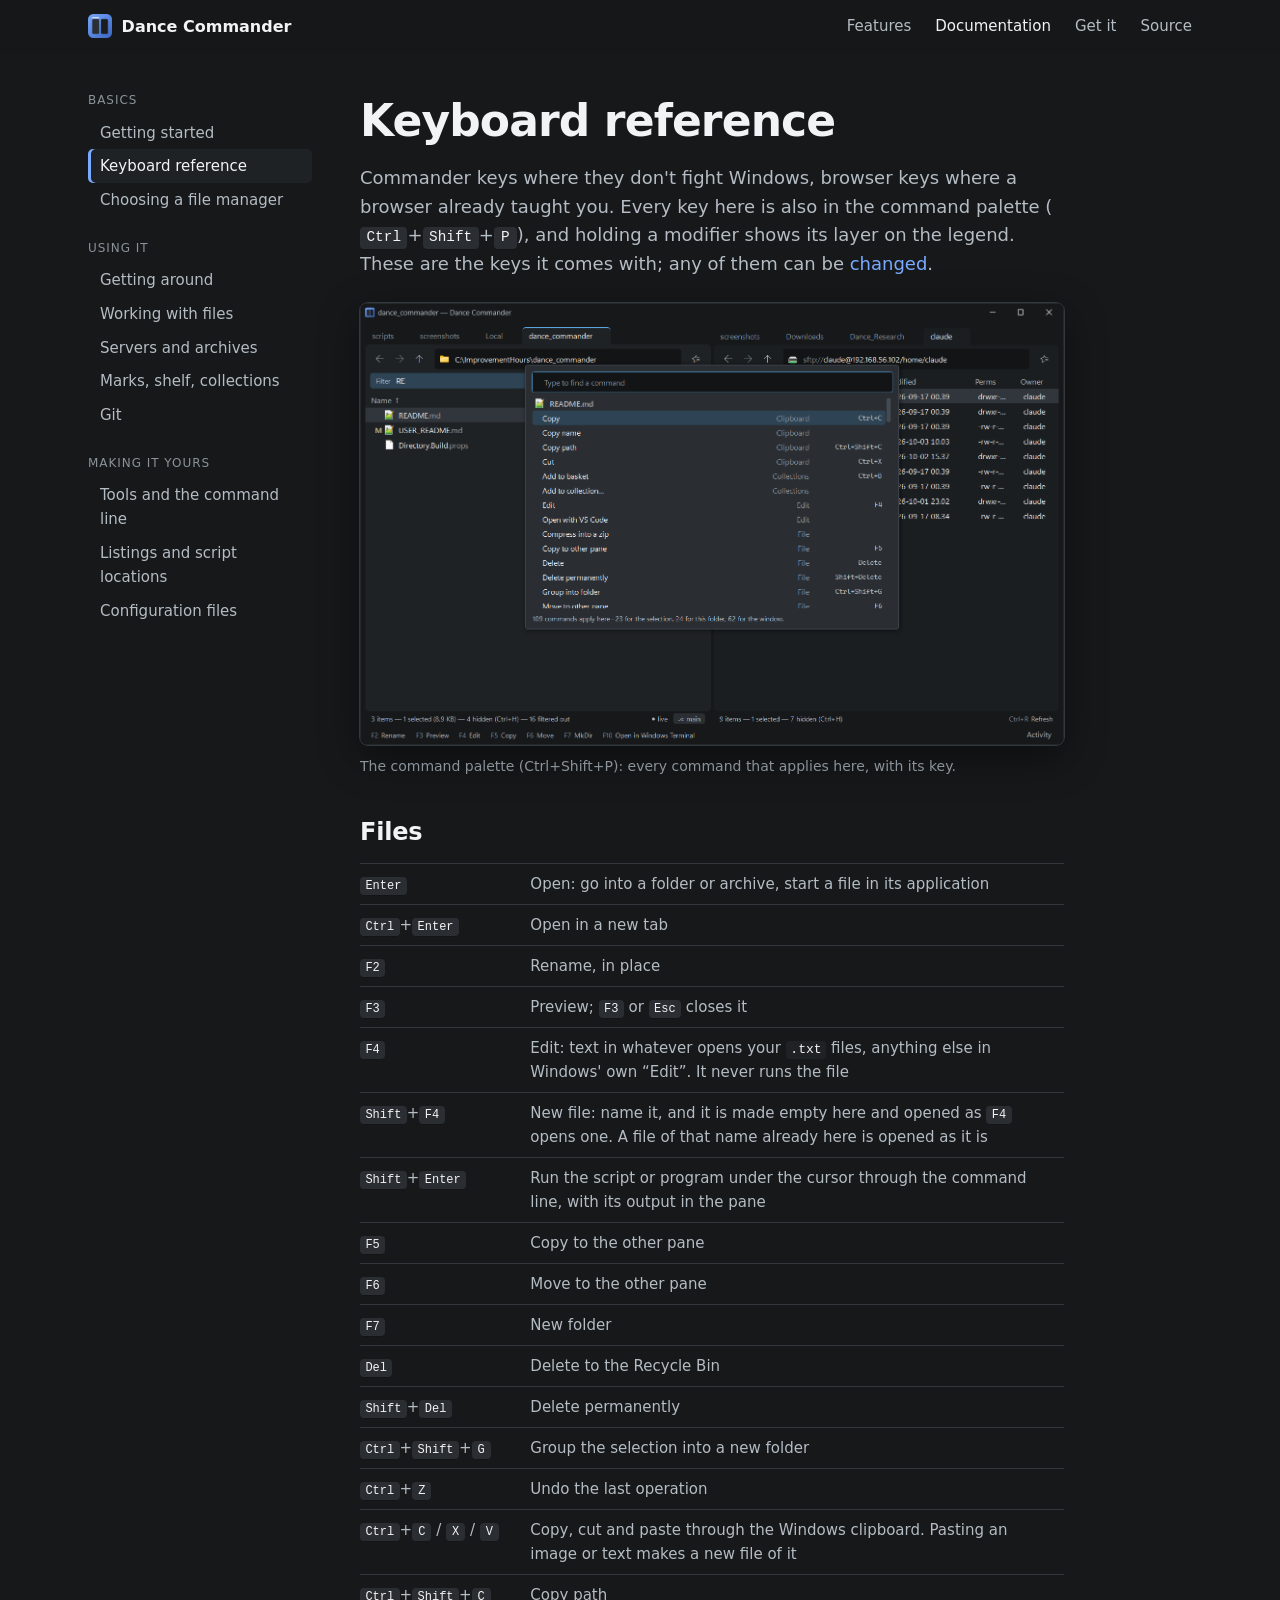
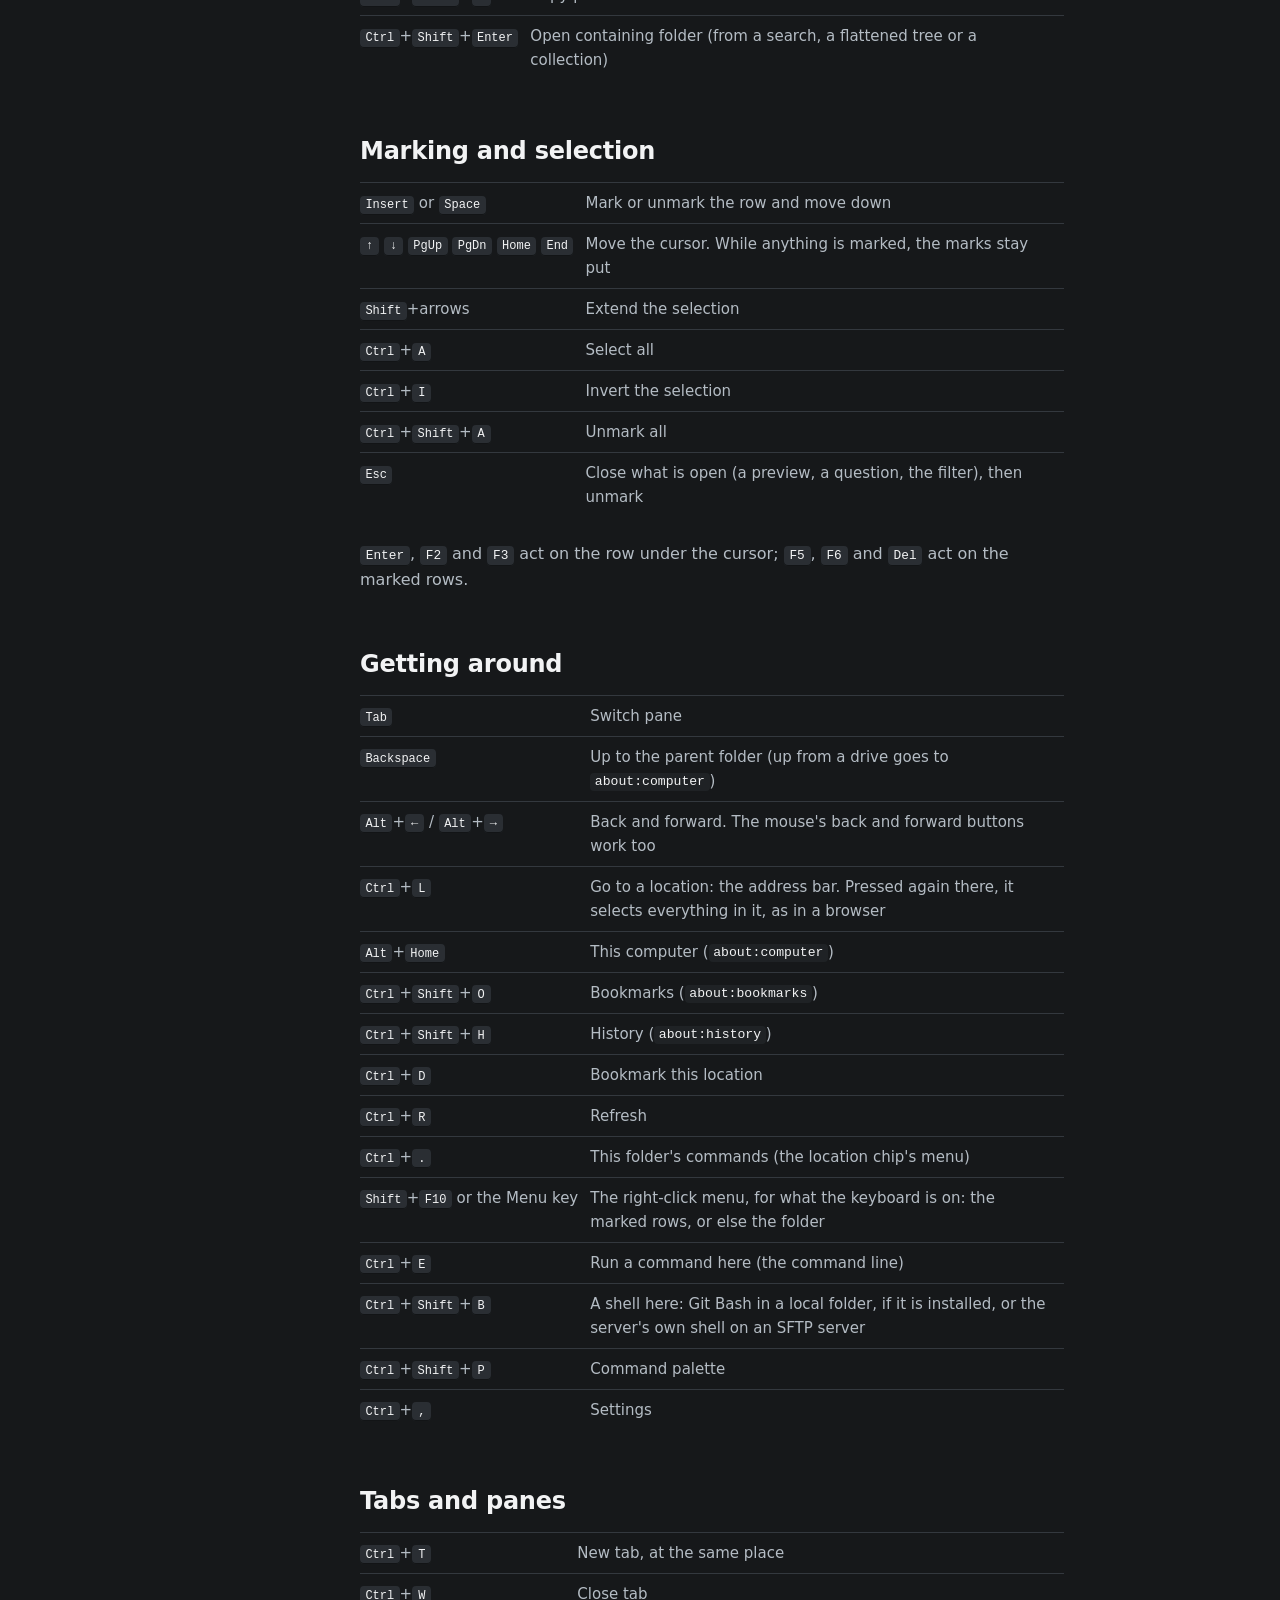
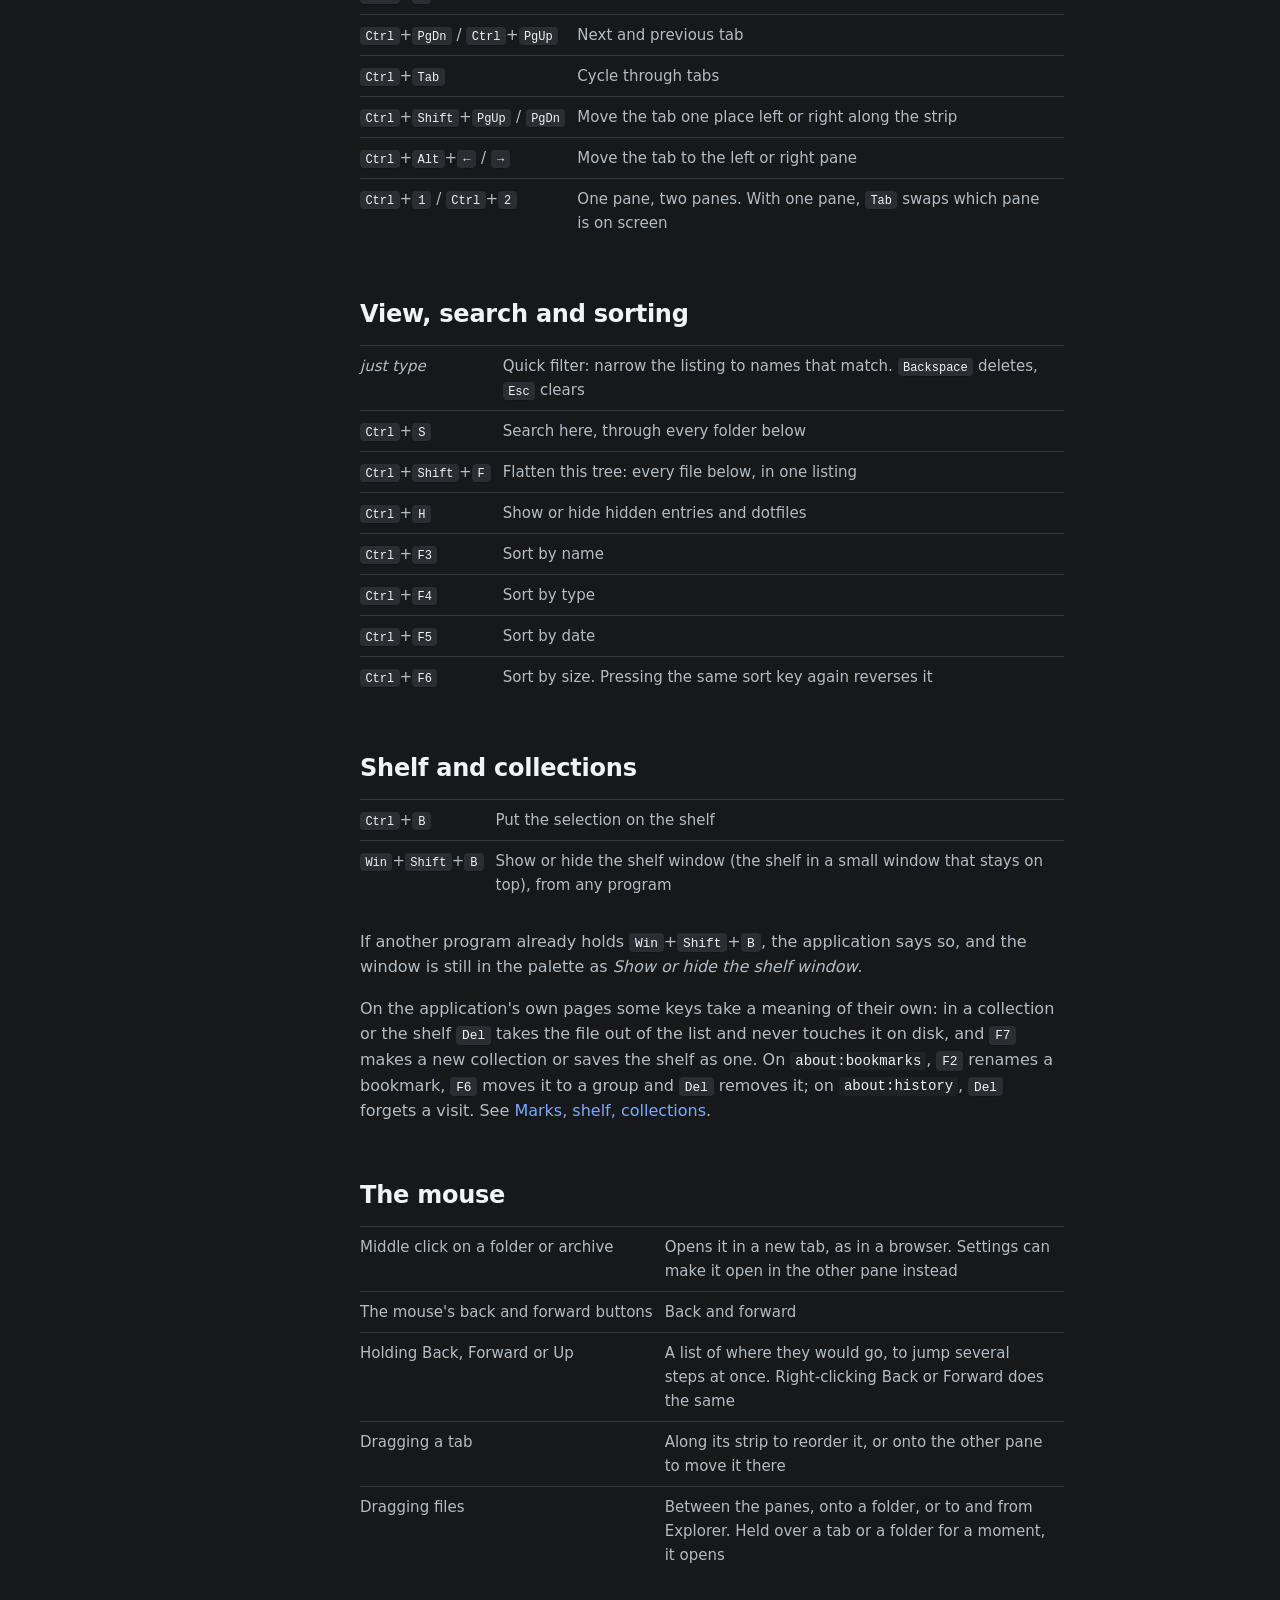
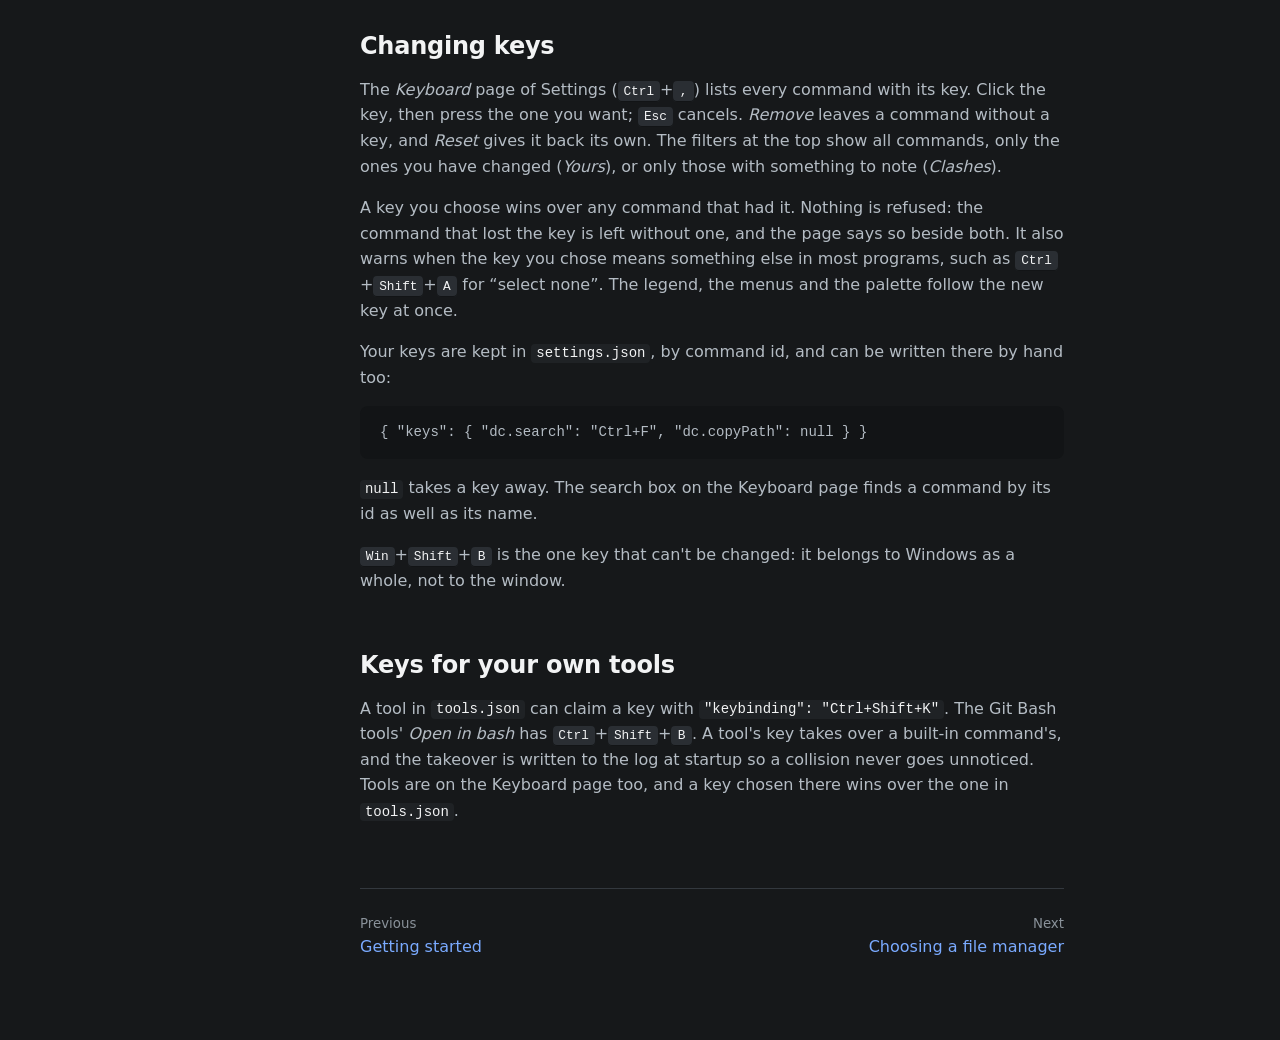
<file: site/docs/keyboard.html>
<!doctype html>
<html lang="en">
<head>
  <meta charset="utf-8">
  <meta name="viewport" content="width=device-width, initial-scale=1">
  <title>Keyboard reference — Dance Commander</title>
  <link rel="icon" href="../favicon.ico">
  <link rel="stylesheet" href="../assets/style.css">
</head>
<body>
<header class="site-header"><div class="inner">
  <a class="brand" href="../"><img src="../assets/icon.png" alt="">Dance Commander</a>
  <nav class="site-nav"><a href="../#features">Features</a><a href="./" aria-current="page">Documentation</a><a href="../#get-it">Get it</a><a href="https://github.com/elefAntti/dance_commander">Source</a></nav>
</div></header>

<div class="docs">
<nav class="docs-nav" aria-label="Documentation"></nav>
<main class="docs-main">

<h1>Keyboard reference</h1>
<p>Commander keys where they don't fight Windows, browser keys where a browser already taught you.
Every key here is also in the command palette (<kbd>Ctrl</kbd>+<kbd>Shift</kbd>+<kbd>P</kbd>), and
holding a modifier shows its layer on the legend. These are the keys it comes with; any of them
can be <a href="#rebinding">changed</a>.</p>

<figure class="shot" data-file="screenshots/palette.png"><img src="../screenshots/palette.png" alt="The command palette (Ctrl+Shift+P): every command that applies here, with its key." onerror="this.parentNode.classList.add('missing')"><figcaption>The command palette (Ctrl+Shift+P): every command that applies here, with its key.</figcaption></figure>

<h2 id="files">Files</h2>
<table>
  <tbody>
    <tr><td><kbd>Enter</kbd></td><td>Open: go into a folder or archive, start a file in its application</td></tr>
    <tr><td><kbd>Ctrl</kbd>+<kbd>Enter</kbd></td><td>Open in a new tab</td></tr>
    <tr><td><kbd>F2</kbd></td><td>Rename, in place</td></tr>
    <tr><td><kbd>F3</kbd></td><td>Preview; <kbd>F3</kbd> or <kbd>Esc</kbd> closes it</td></tr>
    <tr><td><kbd>F4</kbd></td><td>Edit: text in whatever opens your <code>.txt</code> files, anything else in Windows' own “Edit”. It never runs the file</td></tr>
    <tr><td><kbd>Shift</kbd>+<kbd>F4</kbd></td><td>New file: name it, and it is made empty here and opened as <kbd>F4</kbd> opens one. A file of that name already here is opened as it is</td></tr>
    <tr><td><kbd>Shift</kbd>+<kbd>Enter</kbd></td><td>Run the script or program under the cursor through the command line, with its output in the pane</td></tr>
    <tr><td><kbd>F5</kbd></td><td>Copy to the other pane</td></tr>
    <tr><td><kbd>F6</kbd></td><td>Move to the other pane</td></tr>
    <tr><td><kbd>F7</kbd></td><td>New folder</td></tr>
    <tr><td><kbd>Del</kbd></td><td>Delete to the Recycle Bin</td></tr>
    <tr><td><kbd>Shift</kbd>+<kbd>Del</kbd></td><td>Delete permanently</td></tr>
    <tr><td><kbd>Ctrl</kbd>+<kbd>Shift</kbd>+<kbd>G</kbd></td><td>Group the selection into a new folder</td></tr>
    <tr><td><kbd>Ctrl</kbd>+<kbd>Z</kbd></td><td>Undo the last operation</td></tr>
    <tr><td><kbd>Ctrl</kbd>+<kbd>C</kbd> / <kbd>X</kbd> / <kbd>V</kbd></td><td>Copy, cut and paste through the Windows clipboard. Pasting an image or text makes a new file of it</td></tr>
    <tr><td><kbd>Ctrl</kbd>+<kbd>Shift</kbd>+<kbd>C</kbd></td><td>Copy path</td></tr>
    <tr><td><kbd>Ctrl</kbd>+<kbd>Shift</kbd>+<kbd>Enter</kbd></td><td>Open containing folder (from a search, a flattened tree or a collection)</td></tr>
  </tbody>
</table>

<h2 id="selection">Marking and selection</h2>
<table>
  <tbody>
    <tr><td><kbd>Insert</kbd> or <kbd>Space</kbd></td><td>Mark or unmark the row and move down</td></tr>
    <tr><td><kbd>↑</kbd> <kbd>↓</kbd> <kbd>PgUp</kbd> <kbd>PgDn</kbd> <kbd>Home</kbd> <kbd>End</kbd></td><td>Move the cursor. While anything is marked, the marks stay put</td></tr>
    <tr><td><kbd>Shift</kbd>+arrows</td><td>Extend the selection</td></tr>
    <tr><td><kbd>Ctrl</kbd>+<kbd>A</kbd></td><td>Select all</td></tr>
    <tr><td><kbd>Ctrl</kbd>+<kbd>I</kbd></td><td>Invert the selection</td></tr>
    <tr><td><kbd>Ctrl</kbd>+<kbd>Shift</kbd>+<kbd>A</kbd></td><td>Unmark all</td></tr>
    <tr><td><kbd>Esc</kbd></td><td>Close what is open (a preview, a question, the filter), then unmark</td></tr>
  </tbody>
</table>
<p><kbd>Enter</kbd>, <kbd>F2</kbd> and <kbd>F3</kbd> act on the row under the cursor;
<kbd>F5</kbd>, <kbd>F6</kbd> and <kbd>Del</kbd> act on the marked rows.</p>

<h2 id="navigation">Getting around</h2>
<table>
  <tbody>
    <tr><td><kbd>Tab</kbd></td><td>Switch pane</td></tr>
    <tr><td><kbd>Backspace</kbd></td><td>Up to the parent folder (up from a drive goes to <code>about:computer</code>)</td></tr>
    <tr><td><kbd>Alt</kbd>+<kbd>←</kbd> / <kbd>Alt</kbd>+<kbd>→</kbd></td><td>Back and forward. The mouse's back and forward buttons work too</td></tr>
    <tr><td><kbd>Ctrl</kbd>+<kbd>L</kbd></td><td>Go to a location: the address bar. Pressed again there, it selects everything in it, as in a browser</td></tr>
    <tr><td><kbd>Alt</kbd>+<kbd>Home</kbd></td><td>This computer (<code>about:computer</code>)</td></tr>
    <tr><td><kbd>Ctrl</kbd>+<kbd>Shift</kbd>+<kbd>O</kbd></td><td>Bookmarks (<code>about:bookmarks</code>)</td></tr>
    <tr><td><kbd>Ctrl</kbd>+<kbd>Shift</kbd>+<kbd>H</kbd></td><td>History (<code>about:history</code>)</td></tr>
    <tr><td><kbd>Ctrl</kbd>+<kbd>D</kbd></td><td>Bookmark this location</td></tr>
    <tr><td><kbd>Ctrl</kbd>+<kbd>R</kbd></td><td>Refresh</td></tr>
    <tr><td><kbd>Ctrl</kbd>+<kbd>.</kbd></td><td>This folder's commands (the location chip's menu)</td></tr>
    <tr><td><kbd>Shift</kbd>+<kbd>F10</kbd> or the Menu key</td><td>The right-click menu, for what the keyboard is on: the marked rows, or else the folder</td></tr>
    <tr><td><kbd>Ctrl</kbd>+<kbd>E</kbd></td><td>Run a command here (the command line)</td></tr>
    <tr><td><kbd>Ctrl</kbd>+<kbd>Shift</kbd>+<kbd>B</kbd></td><td>A shell here: Git Bash in a local folder, if it is installed, or the server's own shell on an SFTP server</td></tr>
    <tr><td><kbd>Ctrl</kbd>+<kbd>Shift</kbd>+<kbd>P</kbd></td><td>Command palette</td></tr>
    <tr><td><kbd>Ctrl</kbd>+<kbd>,</kbd></td><td>Settings</td></tr>
  </tbody>
</table>

<h2 id="tabs">Tabs and panes</h2>
<table>
  <tbody>
    <tr><td><kbd>Ctrl</kbd>+<kbd>T</kbd></td><td>New tab, at the same place</td></tr>
    <tr><td><kbd>Ctrl</kbd>+<kbd>W</kbd></td><td>Close tab</td></tr>
    <tr><td><kbd>Ctrl</kbd>+<kbd>PgDn</kbd> / <kbd>Ctrl</kbd>+<kbd>PgUp</kbd></td><td>Next and previous tab</td></tr>
    <tr><td><kbd>Ctrl</kbd>+<kbd>Tab</kbd></td><td>Cycle through tabs</td></tr>
    <tr><td><kbd>Ctrl</kbd>+<kbd>Shift</kbd>+<kbd>PgUp</kbd> / <kbd>PgDn</kbd></td><td>Move the tab one place left or right along the strip</td></tr>
    <tr><td><kbd>Ctrl</kbd>+<kbd>Alt</kbd>+<kbd>←</kbd> / <kbd>→</kbd></td><td>Move the tab to the left or right pane</td></tr>
    <tr><td><kbd>Ctrl</kbd>+<kbd>1</kbd> / <kbd>Ctrl</kbd>+<kbd>2</kbd></td><td>One pane, two panes. With one pane, <kbd>Tab</kbd> swaps which pane is on screen</td></tr>
  </tbody>
</table>

<h2 id="view">View, search and sorting</h2>
<table>
  <tbody>
    <tr><td><em>just type</em></td><td>Quick filter: narrow the listing to names that match. <kbd>Backspace</kbd> deletes, <kbd>Esc</kbd> clears</td></tr>
    <tr><td><kbd>Ctrl</kbd>+<kbd>S</kbd></td><td>Search here, through every folder below</td></tr>
    <tr><td><kbd>Ctrl</kbd>+<kbd>Shift</kbd>+<kbd>F</kbd></td><td>Flatten this tree: every file below, in one listing</td></tr>
    <tr><td><kbd>Ctrl</kbd>+<kbd>H</kbd></td><td>Show or hide hidden entries and dotfiles</td></tr>
    <tr><td><kbd>Ctrl</kbd>+<kbd>F3</kbd></td><td>Sort by name</td></tr>
    <tr><td><kbd>Ctrl</kbd>+<kbd>F4</kbd></td><td>Sort by type</td></tr>
    <tr><td><kbd>Ctrl</kbd>+<kbd>F5</kbd></td><td>Sort by date</td></tr>
    <tr><td><kbd>Ctrl</kbd>+<kbd>F6</kbd></td><td>Sort by size. Pressing the same sort key again reverses it</td></tr>
  </tbody>
</table>

<h2 id="gathering">Shelf and collections</h2>
<table>
  <tbody>
    <tr><td><kbd>Ctrl</kbd>+<kbd>B</kbd></td><td>Put the selection on the shelf</td></tr>
    <tr><td><kbd>Win</kbd>+<kbd>Shift</kbd>+<kbd>B</kbd></td><td>Show or hide the shelf window (the shelf in a small window that stays on top), from any program</td></tr>
  </tbody>
</table>
<p>If another program already holds <kbd>Win</kbd>+<kbd>Shift</kbd>+<kbd>B</kbd>, the application
says so, and the window is still in the palette as <em>Show or hide the shelf window</em>.</p>
<p>On the application's own pages some keys take a meaning of their own: in a collection or the
shelf <kbd>Del</kbd> takes the file out of the list and never touches it on disk, and
<kbd>F7</kbd> makes a new collection or saves the shelf as one. On <code>about:bookmarks</code>,
<kbd>F2</kbd> renames a bookmark, <kbd>F6</kbd> moves it to a group and <kbd>Del</kbd> removes it;
on <code>about:history</code>, <kbd>Del</kbd> forgets a visit. See
<a href="gathering.html">Marks, shelf, collections</a>.</p>

<h2 id="mouse">The mouse</h2>
<table>
  <tbody>
    <tr><td>Middle click on a folder or archive</td><td>Opens it in a new tab, as in a browser. Settings can make it open in the other pane instead</td></tr>
    <tr><td>The mouse's back and forward buttons</td><td>Back and forward</td></tr>
    <tr><td>Holding Back, Forward or Up</td><td>A list of where they would go, to jump several steps at once. Right-clicking Back or Forward does the same</td></tr>
    <tr><td>Dragging a tab</td><td>Along its strip to reorder it, or onto the other pane to move it there</td></tr>
    <tr><td>Dragging files</td><td>Between the panes, onto a folder, or to and from Explorer. Held over a tab or a folder for a moment, it opens</td></tr>
  </tbody>
</table>

<h2 id="rebinding">Changing keys</h2>
<p>The <em>Keyboard</em> page of Settings (<kbd>Ctrl</kbd>+<kbd>,</kbd>) lists every command with its
key. Click the key, then press the one you want; <kbd>Esc</kbd> cancels. <em>Remove</em> leaves a
command without a key, and <em>Reset</em> gives it back its own. The filters at the top show all
commands, only the ones you have changed (<em>Yours</em>), or only those with something to note
(<em>Clashes</em>).</p>
<p>A key you choose wins over any command that had it. Nothing is refused: the command that lost the
key is left without one, and the page says so beside both. It also warns when the key you chose
means something else in most programs, such as <kbd>Ctrl</kbd>+<kbd>Shift</kbd>+<kbd>A</kbd> for
“select none”. The legend, the menus and the palette follow the new key at once.</p>
<p>Your keys are kept in <code>settings.json</code>, by command id, and can be written there by hand
too:</p>
<pre><code>{ "keys": { "dc.search": "Ctrl+F", "dc.copyPath": null } }</code></pre>
<p><code>null</code> takes a key away. The search box on the Keyboard page finds a command by its
id as well as its name.</p>
<p><kbd>Win</kbd>+<kbd>Shift</kbd>+<kbd>B</kbd> is the one key that can't be changed: it belongs to
Windows as a whole, not to the window.</p>

<h2 id="tools">Keys for your own tools</h2>
<p>A tool in <code>tools.json</code> can claim a key with <code>"keybinding": "Ctrl+Shift+K"</code>.
The Git Bash tools' <em>Open in bash</em> has <kbd>Ctrl</kbd>+<kbd>Shift</kbd>+<kbd>B</kbd>. A
tool's key takes over a built-in command's, and the takeover is written to the log at startup so a
collision never goes unnoticed. Tools are on the Keyboard page too, and a key chosen there wins over
the one in <code>tools.json</code>.</p>

<div class="pager"></div>
</main>
</div>
<script src="../assets/docs.js"></script>
</body>
</html>
</file>
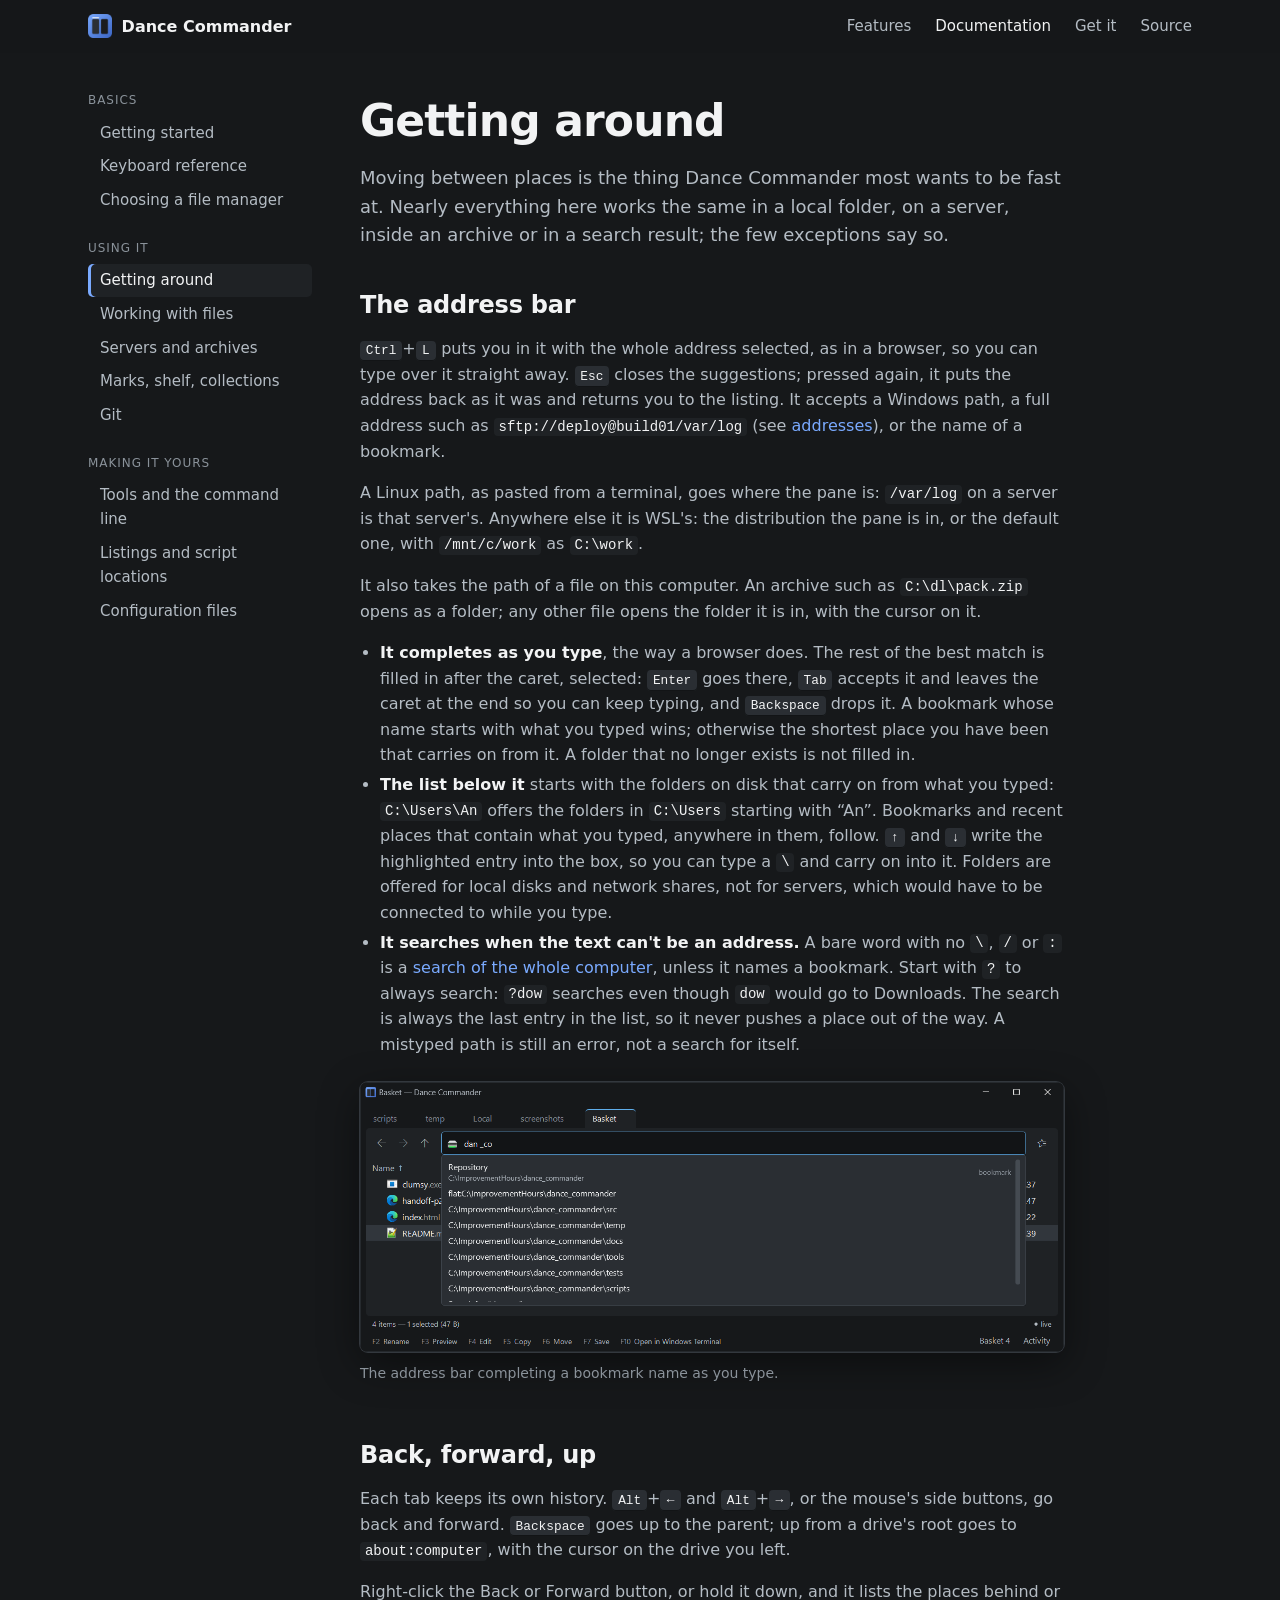
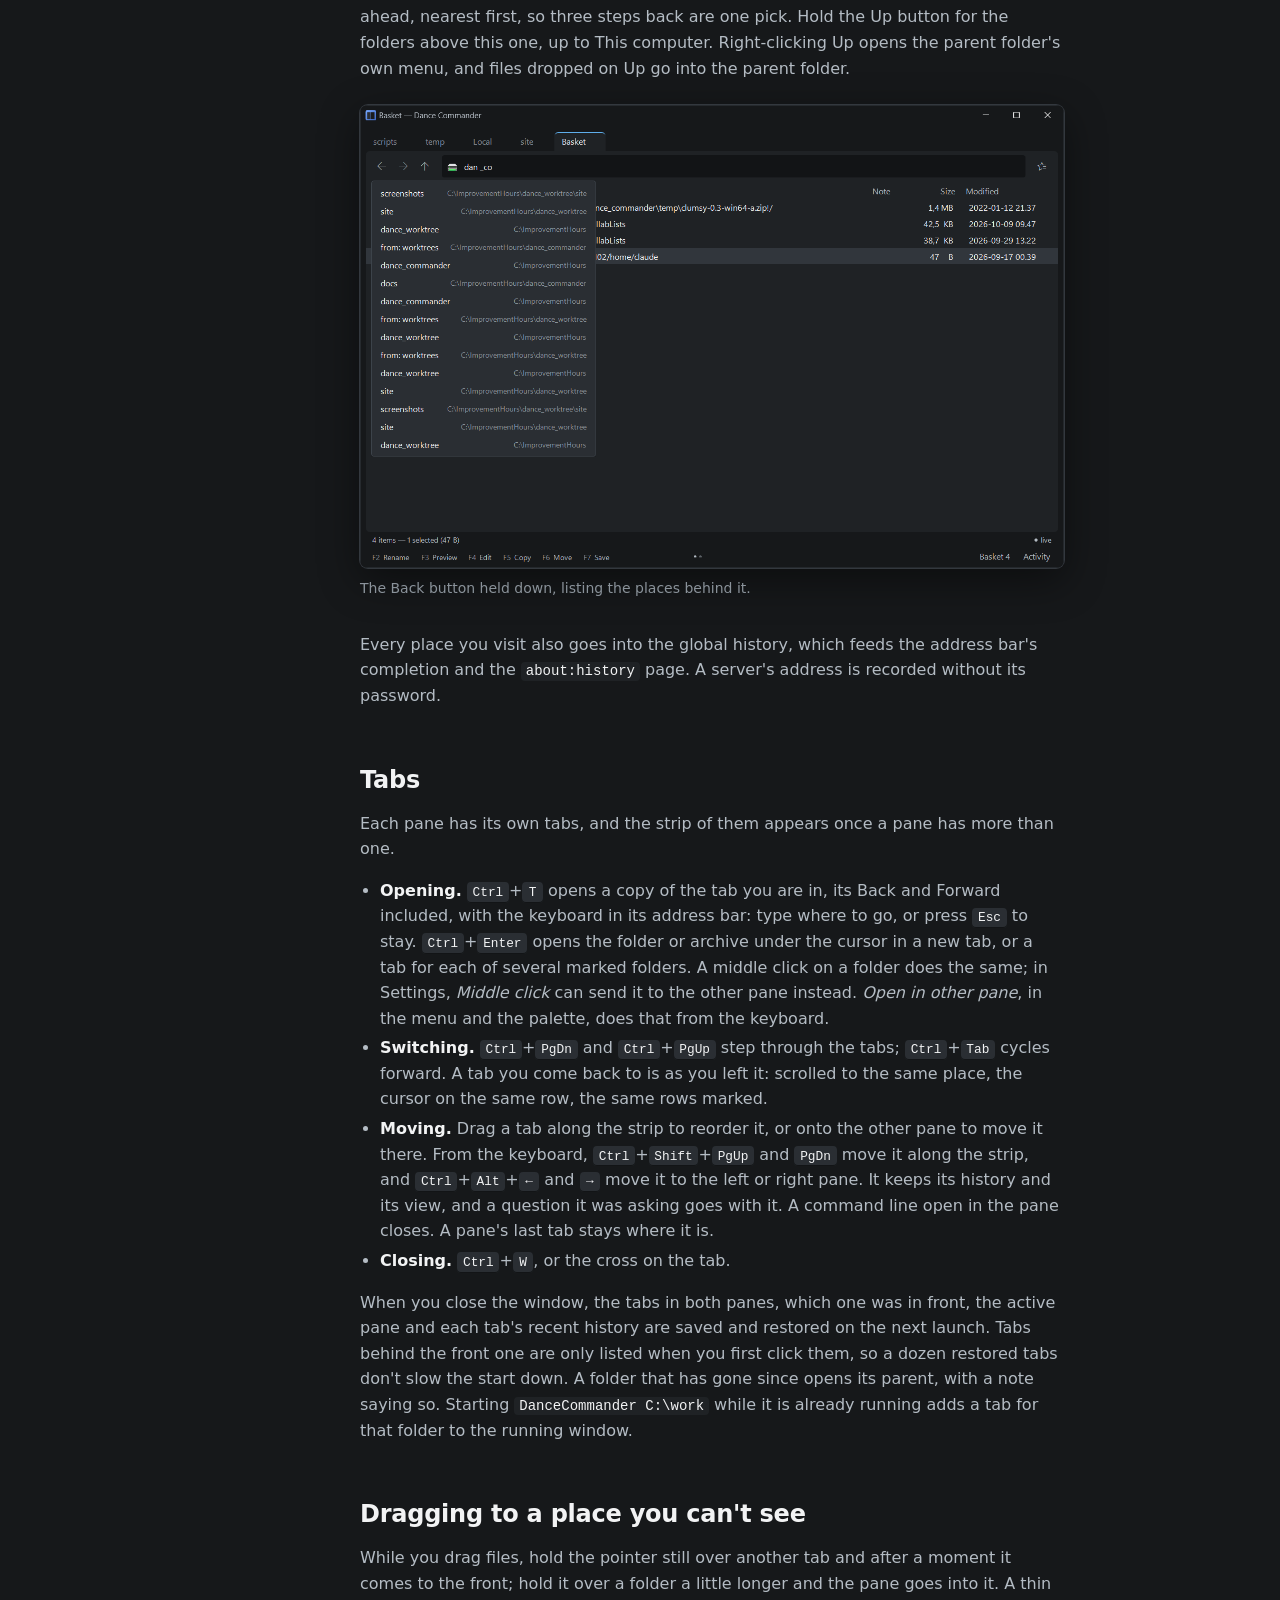
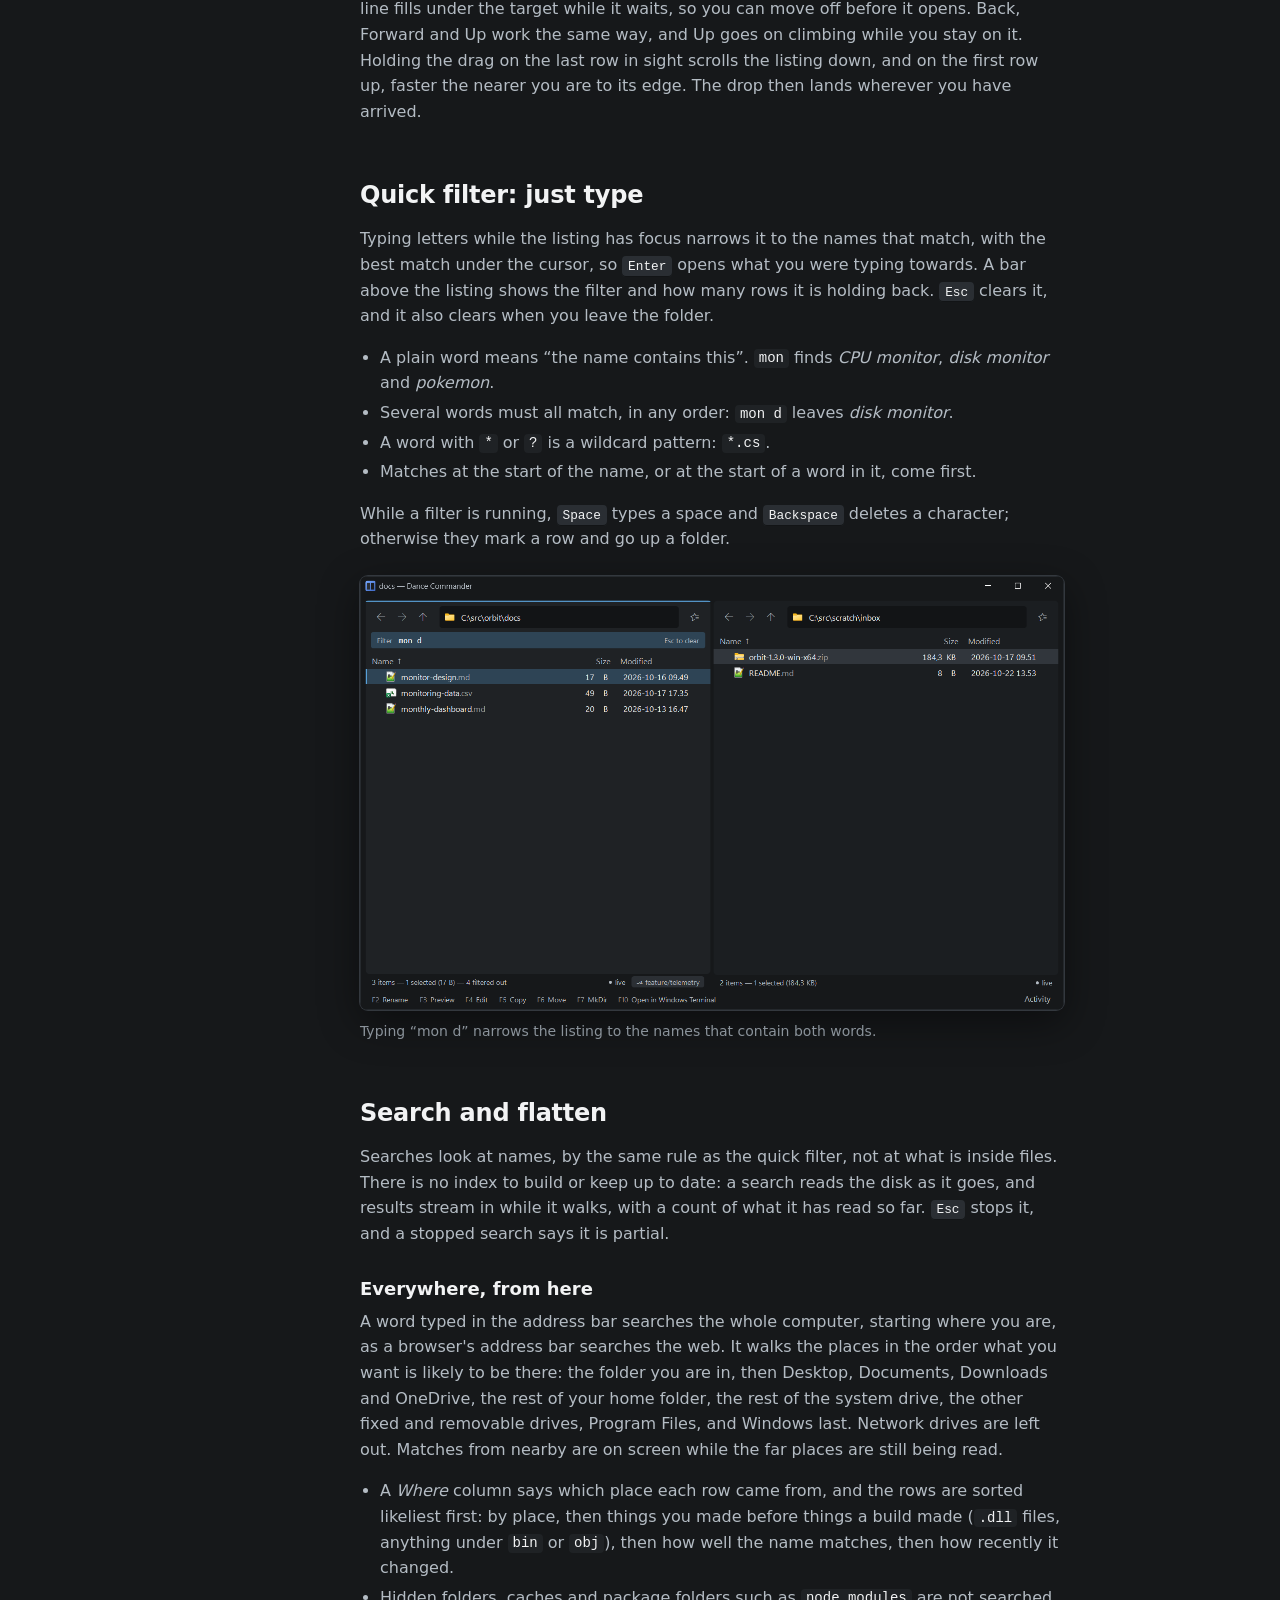
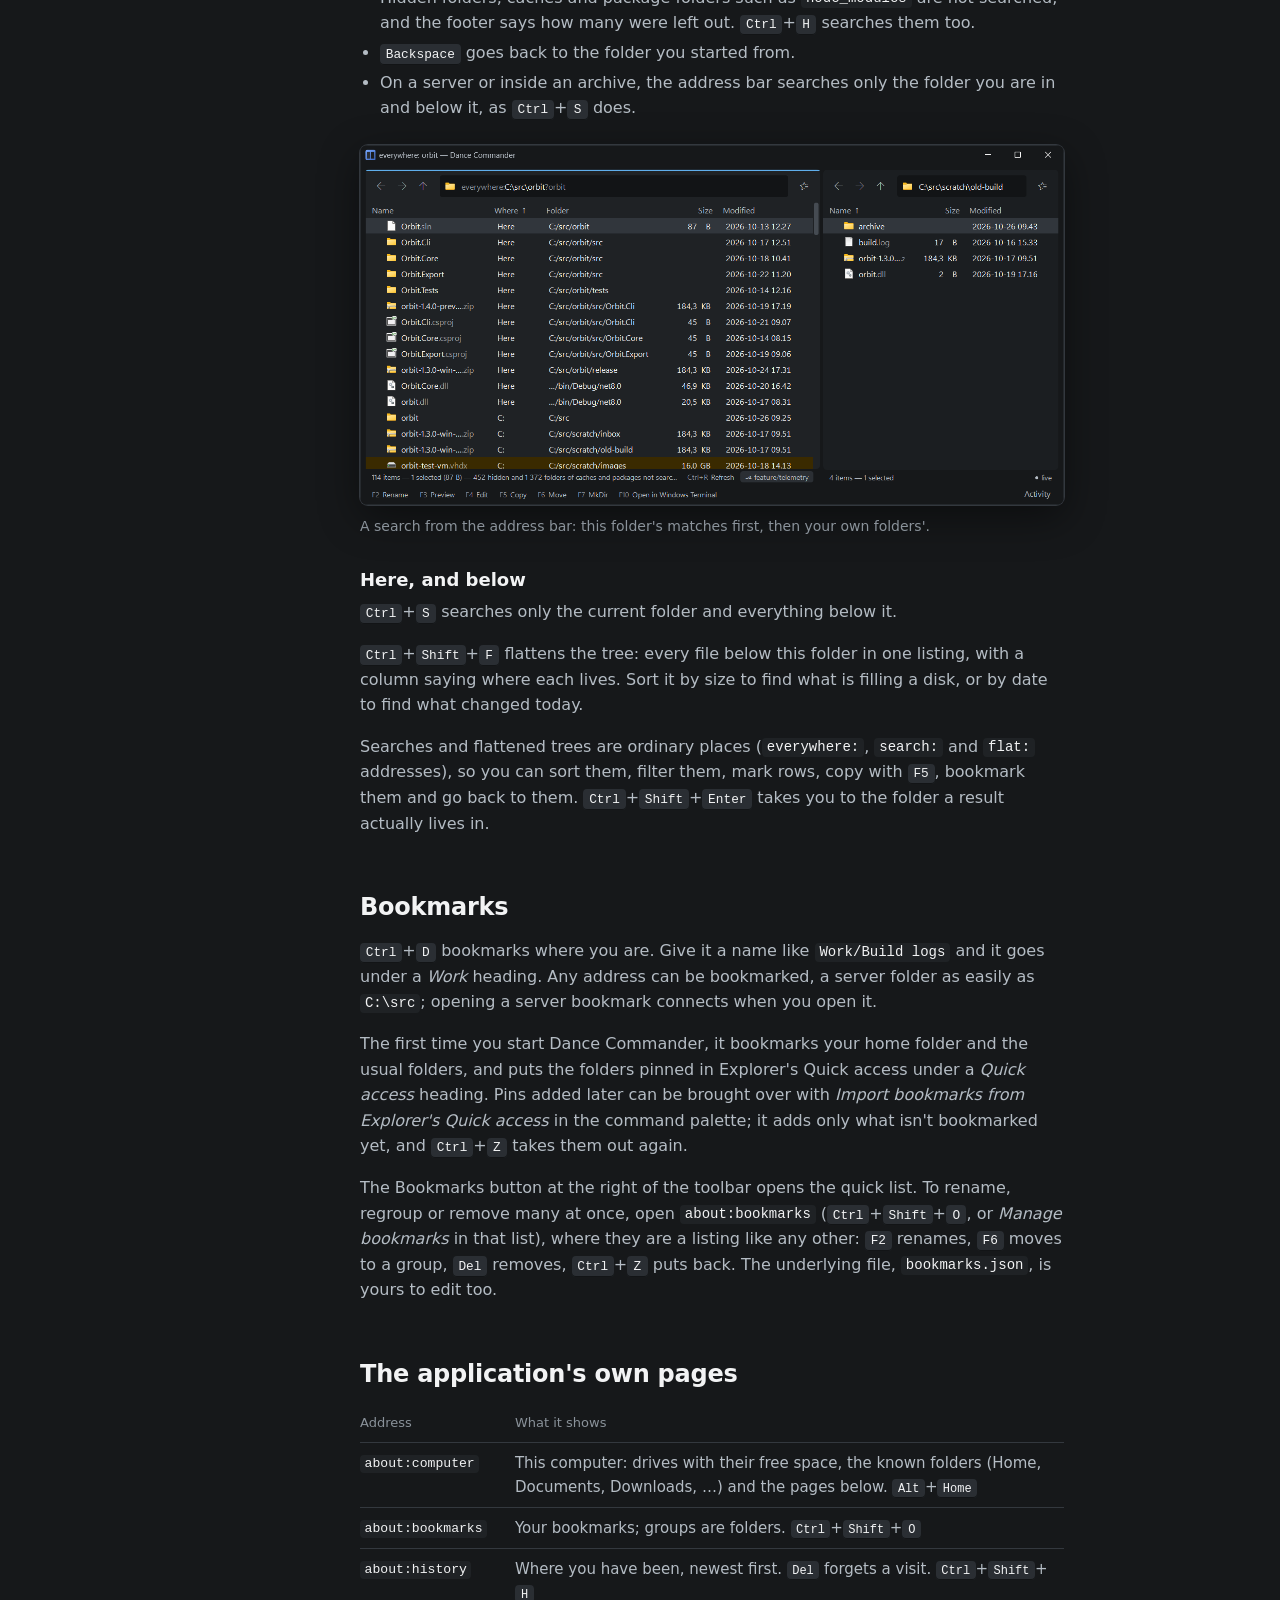
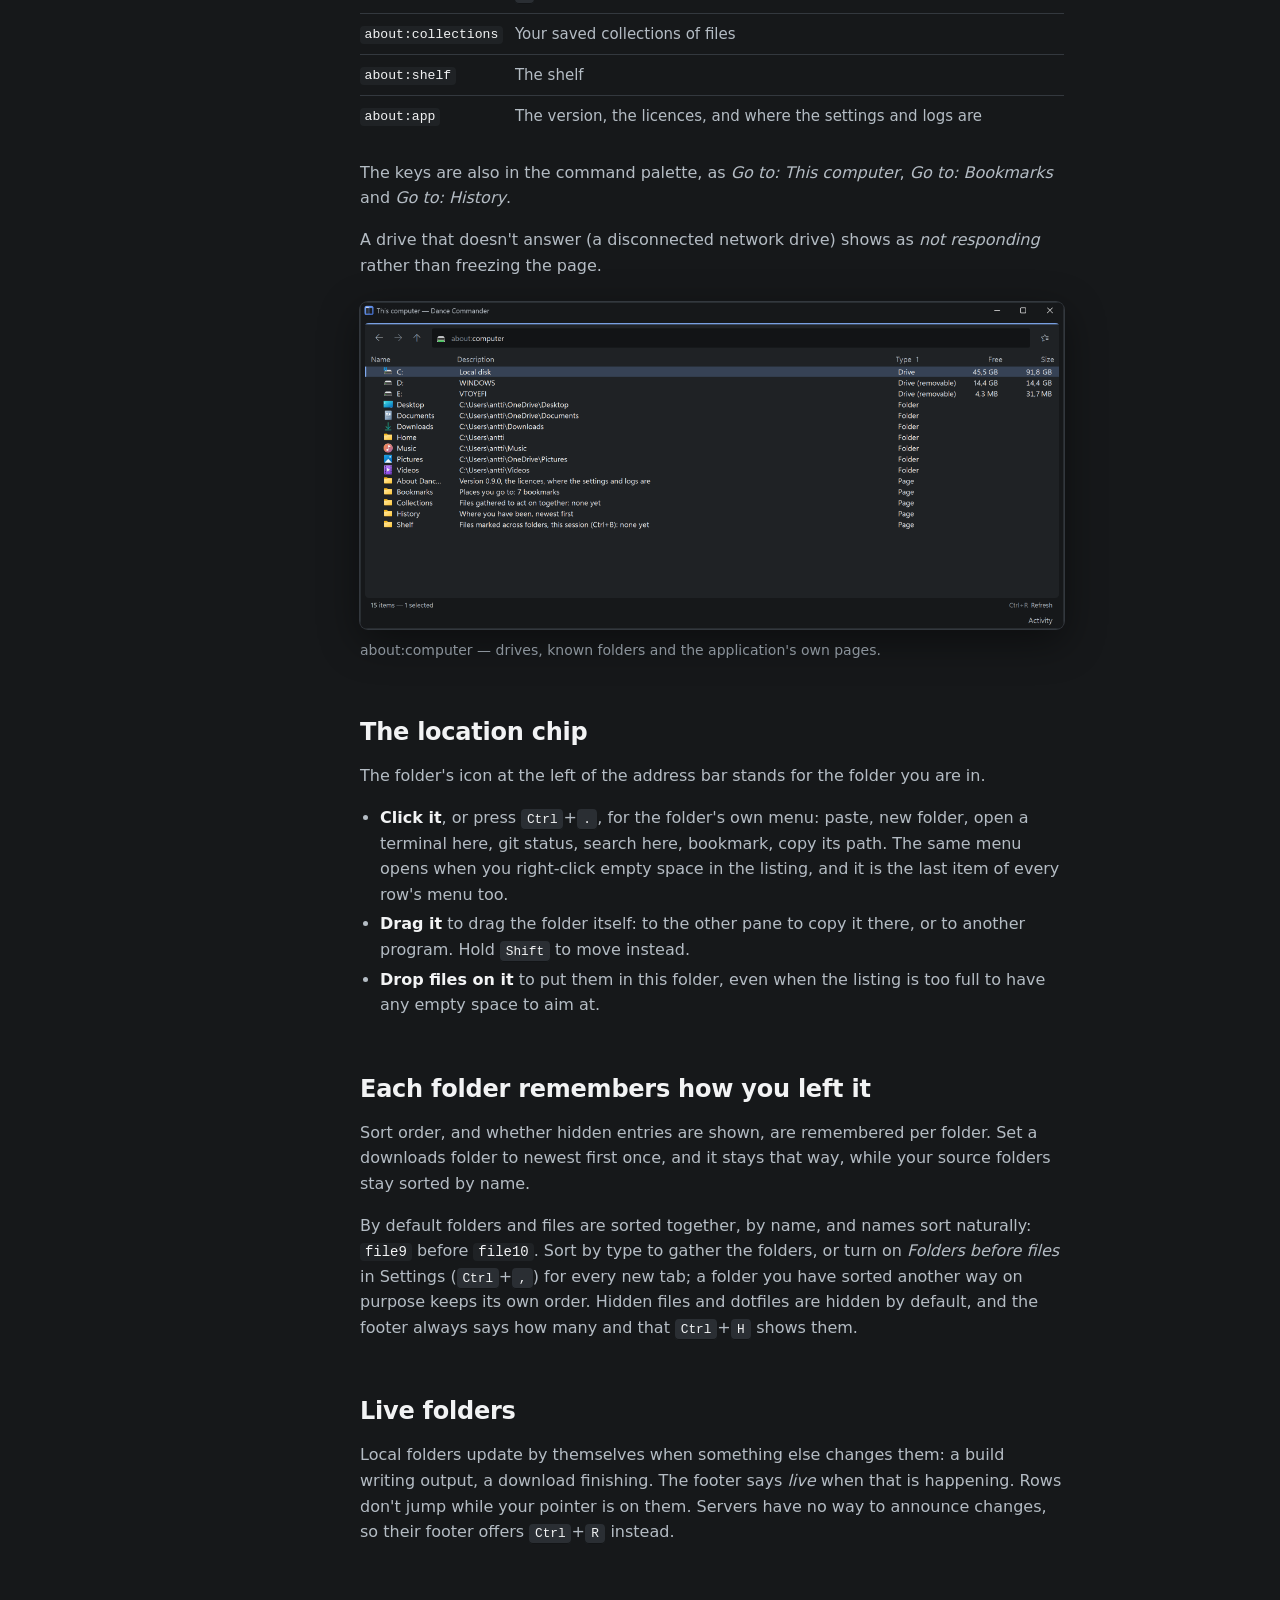
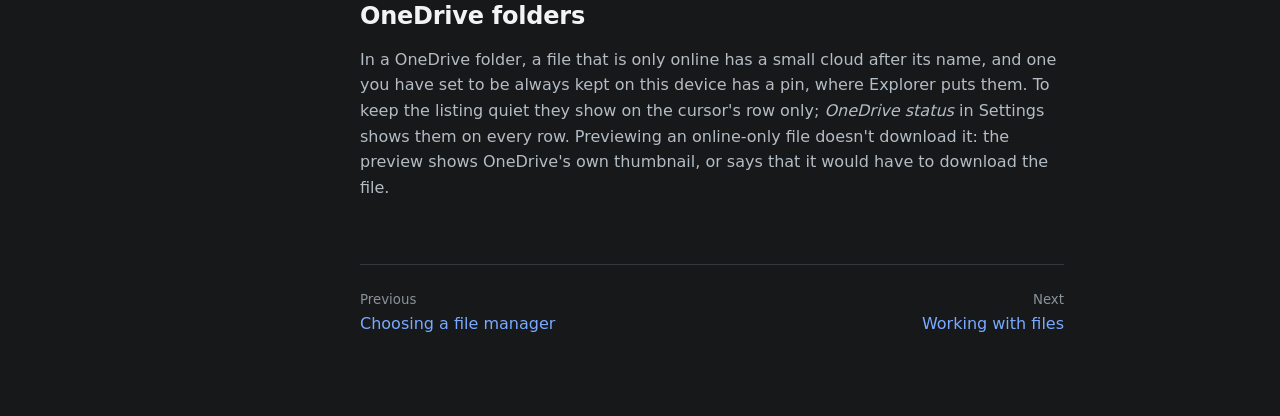
<file: site/docs/navigating.html>
<!doctype html>
<html lang="en">
<head>
  <meta charset="utf-8">
  <meta name="viewport" content="width=device-width, initial-scale=1">
  <title>Getting around — Dance Commander</title>
  <link rel="icon" href="../favicon.ico">
  <link rel="stylesheet" href="../assets/style.css">
</head>
<body>
<header class="site-header"><div class="inner">
  <a class="brand" href="../"><img src="../assets/icon.png" alt="">Dance Commander</a>
  <nav class="site-nav"><a href="../#features">Features</a><a href="./" aria-current="page">Documentation</a><a href="../#get-it">Get it</a><a href="https://github.com/elefAntti/dance_commander">Source</a></nav>
</div></header>

<div class="docs">
<nav class="docs-nav" aria-label="Documentation"></nav>
<main class="docs-main">

<h1>Getting around</h1>
<p>Moving between places is the thing Dance Commander most wants to be fast at. Nearly everything
here works the same in a local folder, on a server, inside an archive or in a search result; the
few exceptions say so.</p>

<h2 id="address-bar">The address bar</h2>
<p><kbd>Ctrl</kbd>+<kbd>L</kbd> puts you in it with the whole address selected, as in a browser, so
you can type over it straight away. <kbd>Esc</kbd> closes the suggestions; pressed again, it puts
the address back as it was and returns you to the listing. It accepts a Windows path, a full address such as
<code>sftp://deploy@build01/var/log</code> (see <a href="remote.html#addresses">addresses</a>), or
the name of a bookmark.</p>
<p>A Linux path, as pasted from a terminal, goes where the pane is: <code>/var/log</code> on a
server is that server's. Anywhere else it is WSL's: the distribution the pane is in, or the default
one, with <code>/mnt/c/work</code> as <code>C:\work</code>.</p>
<p>It also takes the path of a file on this computer. An archive such as <code>C:\dl\pack.zip</code> opens as a
folder; any other file opens the folder it is in, with the cursor on it.</p>
<ul>
  <li><strong>It completes as you type</strong>, the way a browser does. The rest of the best
  match is filled in after the caret, selected: <kbd>Enter</kbd> goes there, <kbd>Tab</kbd> accepts
  it and leaves the caret at the end so you can keep typing, and <kbd>Backspace</kbd> drops it. A
  bookmark whose name starts with what you typed wins; otherwise the shortest place you have been
  that carries on from it. A folder that no longer exists is not filled in.</li>
  <li><strong>The list below it</strong> starts with the folders on disk that carry on from what
  you typed: <code>C:\Users\An</code> offers the folders in <code>C:\Users</code> starting with
  “An”. Bookmarks and recent places that contain what you typed, anywhere in them, follow.
  <kbd>↑</kbd> and <kbd>↓</kbd> write the highlighted entry into the box, so you can type a
  <code>\</code> and carry on into it. Folders are offered for local disks and network shares, not
  for servers, which would have to be connected to while you type.</li>
  <li><strong>It searches when the text can't be an address.</strong> A bare word with no
  <code>\</code>, <code>/</code> or <code>:</code> is a <a href="#search">search of the whole
  computer</a>, unless it names a bookmark. Start with <code>?</code> to always search:
  <code>?dow</code> searches even though <code>dow</code> would go to Downloads. The search is
  always the last entry in the list, so it never pushes a place out of the way. A mistyped path is
  still an error, not a search for itself.</li>
</ul>

<figure class="shot" data-file="screenshots/address-completion.png"><img src="../screenshots/address-completion.png" alt="The address bar completing a bookmark name as you type." onerror="this.parentNode.classList.add('missing')"><figcaption>The address bar completing a bookmark name as you type.</figcaption></figure>

<h2 id="history">Back, forward, up</h2>
<p>Each tab keeps its own history. <kbd>Alt</kbd>+<kbd>←</kbd> and <kbd>Alt</kbd>+<kbd>→</kbd>, or
the mouse's side buttons, go back and forward. <kbd>Backspace</kbd> goes up to the parent; up from
a drive's root goes to <code>about:computer</code>, with the cursor on the drive you left.</p>
<p>Right-click the Back or Forward button, or hold it down, and it lists the places behind or ahead,
nearest first, so three steps back are one pick. Hold the Up button for the folders above this one,
up to This computer. Right-clicking Up opens the parent folder's own menu, and files dropped on Up
go into the parent folder.</p>

<figure class="shot" data-file="screenshots/back-menu.png"><img src="../screenshots/back-menu.png" alt="The Back button held down, listing the places behind it." onerror="this.parentNode.classList.add('missing')"><figcaption>The Back button held down, listing the places behind it.</figcaption></figure>
<p>Every place you visit also goes into the global history, which feeds the address bar's
completion and the <code>about:history</code> page. A server's address is recorded without its
password.</p>

<h2 id="tabs">Tabs</h2>
<p>Each pane has its own tabs, and the strip of them appears once a pane has more than one.</p>
<ul>
  <li><strong>Opening.</strong> <kbd>Ctrl</kbd>+<kbd>T</kbd> opens a copy of the tab you are in,
  its Back and Forward included, with the keyboard in its address bar: type where to go, or press
  <kbd>Esc</kbd> to stay. <kbd>Ctrl</kbd>+<kbd>Enter</kbd> opens the folder or archive under the
  cursor in a new tab, or a tab for each of several marked folders. A middle click on a folder does
  the same; in Settings, <em>Middle click</em> can send it to the other pane instead.
  <em>Open in other pane</em>, in the menu and the palette, does that from the keyboard.</li>
  <li><strong>Switching.</strong> <kbd>Ctrl</kbd>+<kbd>PgDn</kbd> and <kbd>Ctrl</kbd>+<kbd>PgUp</kbd>
  step through the tabs; <kbd>Ctrl</kbd>+<kbd>Tab</kbd> cycles forward. A tab you come back to is
  as you left it: scrolled to the same place, the cursor on the same row, the same rows marked.</li>
  <li><strong>Moving.</strong> Drag a tab along the strip to reorder it, or onto the other pane to
  move it there. From the keyboard, <kbd>Ctrl</kbd>+<kbd>Shift</kbd>+<kbd>PgUp</kbd> and
  <kbd>PgDn</kbd> move it along the strip, and <kbd>Ctrl</kbd>+<kbd>Alt</kbd>+<kbd>←</kbd> and
  <kbd>→</kbd> move it to the left or right pane. It keeps its history and its view, and a question
  it was asking goes with it. A command line open in the pane closes. A pane's last tab stays
  where it is.</li>
  <li><strong>Closing.</strong> <kbd>Ctrl</kbd>+<kbd>W</kbd>, or the cross on the tab.</li>
</ul>
<p>When you close the window, the tabs in both panes, which one was in front, the active pane and
each tab's recent history are saved and restored on the next launch. Tabs behind the front one
are only listed when you first click them, so a dozen restored tabs don't slow the start down.
A folder that has gone since opens its parent, with a note saying so. Starting
<code>DanceCommander C:\work</code> while it is already running adds a tab for that folder to the
running window.</p>

<h2 id="spring-loading">Dragging to a place you can't see</h2>
<p>While you drag files, hold the pointer still over another tab and after a moment it comes to
the front; hold it over a folder a little longer and the pane goes into it. A thin line fills
under the target while it waits, so you can move off before it opens. Back, Forward and Up work
the same way, and Up goes on climbing while you stay on it. Holding the drag on the last row in sight
scrolls the listing down, and on the first row up, faster the nearer you are to its edge. The drop then lands
wherever you have arrived.</p>

<h2 id="quick-filter">Quick filter: just type</h2>
<p>Typing letters while the listing has focus narrows it to the names that match, with the best
match under the cursor, so <kbd>Enter</kbd> opens what you were typing towards. A bar above the
listing shows the filter and how many rows it is holding back. <kbd>Esc</kbd> clears it, and it
also clears when you leave the folder.</p>
<ul>
  <li>A plain word means “the name contains this”. <code>mon</code> finds <em>CPU monitor</em>,
  <em>disk monitor</em> and <em>pokemon</em>.</li>
  <li>Several words must all match, in any order: <code>mon d</code> leaves <em>disk monitor</em>.</li>
  <li>A word with <code>*</code> or <code>?</code> is a wildcard pattern: <code>*.cs</code>.</li>
  <li>Matches at the start of the name, or at the start of a word in it, come first.</li>
</ul>
<p>While a filter is running, <kbd>Space</kbd> types a space and <kbd>Backspace</kbd> deletes a
character; otherwise they mark a row and go up a folder.</p>

<figure class="shot" data-file="screenshots/quick-filter.png"><img src="../screenshots/quick-filter.png" alt="Typing “mon d” narrows the listing to the names that contain both words." onerror="this.parentNode.classList.add('missing')"><figcaption>Typing “mon d” narrows the listing to the names that contain both words.</figcaption></figure>

<h2 id="search">Search and flatten</h2>
<p>Searches look at names, by the same rule as the quick filter, not at what is inside files. There
is no index to build or keep up to date: a search reads the disk as it goes, and results stream in
while it walks, with a count of what it has read so far. <kbd>Esc</kbd> stops it, and a stopped
search says it is partial.</p>
<h3>Everywhere, from here</h3>
<p>A word typed in the address bar searches the whole computer, starting where you are, as a
browser's address bar searches the web. It walks the places in the order what you want is likely
to be there: the folder you are in, then Desktop, Documents, Downloads and OneDrive, the rest of
your home folder, the rest of the system drive, the other fixed and removable drives, Program Files,
and Windows last. Network drives are left out. Matches from nearby are on screen while the far
places are still being read.</p>
<ul>
  <li>A <em>Where</em> column says which place each row came from, and the rows are sorted likeliest
  first: by place, then things you made before things a build made (<code>.dll</code> files,
  anything under <code>bin</code> or <code>obj</code>), then how well the name matches, then how
  recently it changed.</li>
  <li>Hidden folders, caches and package folders such as <code>node_modules</code> are not searched,
  and the footer says how many were left out. <kbd>Ctrl</kbd>+<kbd>H</kbd> searches them too.</li>
  <li><kbd>Backspace</kbd> goes back to the folder you started from.</li>
  <li>On a server or inside an archive, the address bar searches only the folder you are in and
  below it, as <kbd>Ctrl</kbd>+<kbd>S</kbd> does.</li>
</ul>

<figure class="shot" data-file="screenshots/everywhere-search.png"><img src="../screenshots/everywhere-search.png" alt="A word typed in the address bar, with matches from this folder first and the Where column saying where each was found." onerror="this.parentNode.classList.add('missing')"><figcaption>A search from the address bar: this folder's matches first, then your own folders'.</figcaption></figure>

<h3>Here, and below</h3>
<p><kbd>Ctrl</kbd>+<kbd>S</kbd> searches only the current folder and everything below it.</p>
<p><kbd>Ctrl</kbd>+<kbd>Shift</kbd>+<kbd>F</kbd> flattens the tree: every file below this folder in
one listing, with a column saying where each lives. Sort it by size to find what is filling a disk,
or by date to find what changed today.</p>
<p>Searches and flattened trees are ordinary places (<code>everywhere:</code>, <code>search:</code>
and <code>flat:</code> addresses), so you can sort
them, filter them, mark rows, copy with <kbd>F5</kbd>, bookmark them and go back to them.
<kbd>Ctrl</kbd>+<kbd>Shift</kbd>+<kbd>Enter</kbd> takes you to the folder a result actually lives
in.</p>

<h2 id="bookmarks">Bookmarks</h2>
<p><kbd>Ctrl</kbd>+<kbd>D</kbd> bookmarks where you are. Give it a name like <code>Work/Build
logs</code> and it goes under a <em>Work</em> heading. Any address can be bookmarked, a server
folder as easily as <code>C:\src</code>; opening a server bookmark connects when you open it.</p>
<p>The first time you start Dance Commander, it bookmarks your home folder and the usual folders,
and puts the folders pinned in Explorer's Quick access under a <em>Quick access</em> heading. Pins
added later can be brought over with <em>Import bookmarks from Explorer's Quick access</em> in the
command palette; it adds only what isn't bookmarked yet, and <kbd>Ctrl</kbd>+<kbd>Z</kbd> takes
them out again.</p>
<p>The Bookmarks button at the right of the toolbar opens the quick list. To rename, regroup or
remove many at once, open <code>about:bookmarks</code> (<kbd>Ctrl</kbd>+<kbd>Shift</kbd>+<kbd>O</kbd>,
or <em>Manage bookmarks</em> in that list),
where they are a listing like any other: <kbd>F2</kbd> renames, <kbd>F6</kbd> moves to a group,
<kbd>Del</kbd> removes, <kbd>Ctrl</kbd>+<kbd>Z</kbd> puts back. The underlying file,
<code>bookmarks.json</code>, is yours to edit too.</p>

<h2 id="about-pages">The application's own pages</h2>
<table>
  <thead><tr><th>Address</th><th>What it shows</th></tr></thead>
  <tbody>
    <tr><td><code>about:computer</code></td><td>This computer: drives with their free space, the known folders (Home, Documents, Downloads, …) and the pages below. <kbd>Alt</kbd>+<kbd>Home</kbd></td></tr>
    <tr><td><code>about:bookmarks</code></td><td>Your bookmarks; groups are folders. <kbd>Ctrl</kbd>+<kbd>Shift</kbd>+<kbd>O</kbd></td></tr>
    <tr><td><code>about:history</code></td><td>Where you have been, newest first. <kbd>Del</kbd> forgets a visit. <kbd>Ctrl</kbd>+<kbd>Shift</kbd>+<kbd>H</kbd></td></tr>
    <tr><td><code>about:collections</code></td><td>Your saved collections of files</td></tr>
    <tr><td><code>about:shelf</code></td><td>The shelf</td></tr>
    <tr><td><code>about:app</code></td><td>The version, the licences, and where the settings and logs are</td></tr>
  </tbody>
</table>
<p>The keys are also in the command palette, as <em>Go to: This computer</em>, <em>Go to: Bookmarks</em>
and <em>Go to: History</em>.</p>
<p>A drive that doesn't answer (a disconnected network drive) shows as <em>not responding</em>
rather than freezing the page.</p>

<figure class="shot" data-file="screenshots/about-computer.png"><img src="../screenshots/about-computer.png" alt="about:computer — drives, known folders and the application's own pages." onerror="this.parentNode.classList.add('missing')"><figcaption>about:computer — drives, known folders and the application's own pages.</figcaption></figure>

<h2 id="chip">The location chip</h2>
<p>The folder's icon at the left of the address bar stands for the folder you are in.</p>
<ul>
  <li><strong>Click it</strong>, or press <kbd>Ctrl</kbd>+<kbd>.</kbd>, for the folder's own menu:
  paste, new folder, open a terminal here, git status, search here, bookmark, copy its path. The
  same menu opens when you right-click empty space in the listing, and it is the last item of
  every row's menu too.</li>
  <li><strong>Drag it</strong> to drag the folder itself: to the other pane to copy it there, or to
  another program. Hold <kbd>Shift</kbd> to move instead.</li>
  <li><strong>Drop files on it</strong> to put them in this folder, even when the listing is too
  full to have any empty space to aim at.</li>
</ul>

<h2 id="view-state">Each folder remembers how you left it</h2>
<p>Sort order, and whether hidden entries are shown, are remembered per folder. Set a downloads
folder to newest first once, and it stays that way, while your source folders stay sorted by
name.</p>
<p>By default folders and files are sorted together, by name, and names sort naturally:
<code>file9</code> before <code>file10</code>. Sort by type to gather the folders, or turn on
<em>Folders before files</em> in Settings (<kbd>Ctrl</kbd>+<kbd>,</kbd>) for every new tab; a folder
you have sorted another way on purpose keeps its own order. Hidden files and dotfiles are hidden by
default, and the footer always says how many and that <kbd>Ctrl</kbd>+<kbd>H</kbd> shows them.</p>

<h2 id="live">Live folders</h2>
<p>Local folders update by themselves when something else changes them: a build writing output,
a download finishing. The footer says <em>live</em> when that is happening. Rows don't jump while
your pointer is on them. Servers have no way to announce changes, so their footer offers
<kbd>Ctrl</kbd>+<kbd>R</kbd> instead.</p>

<h2 id="onedrive">OneDrive folders</h2>
<p>In a OneDrive folder, a file that is only online has a small cloud after its name, and one you
have set to be always kept on this device has a pin, where Explorer puts them. To keep the listing
quiet they show on the cursor's row only; <em>OneDrive status</em> in Settings shows them on every
row. Previewing an online-only file doesn't download it: the preview shows OneDrive's own thumbnail,
or says that it would have to download the file.</p>

<div class="pager"></div>
</main>
</div>
<script src="../assets/docs.js"></script>
</body>
</html>
</file>
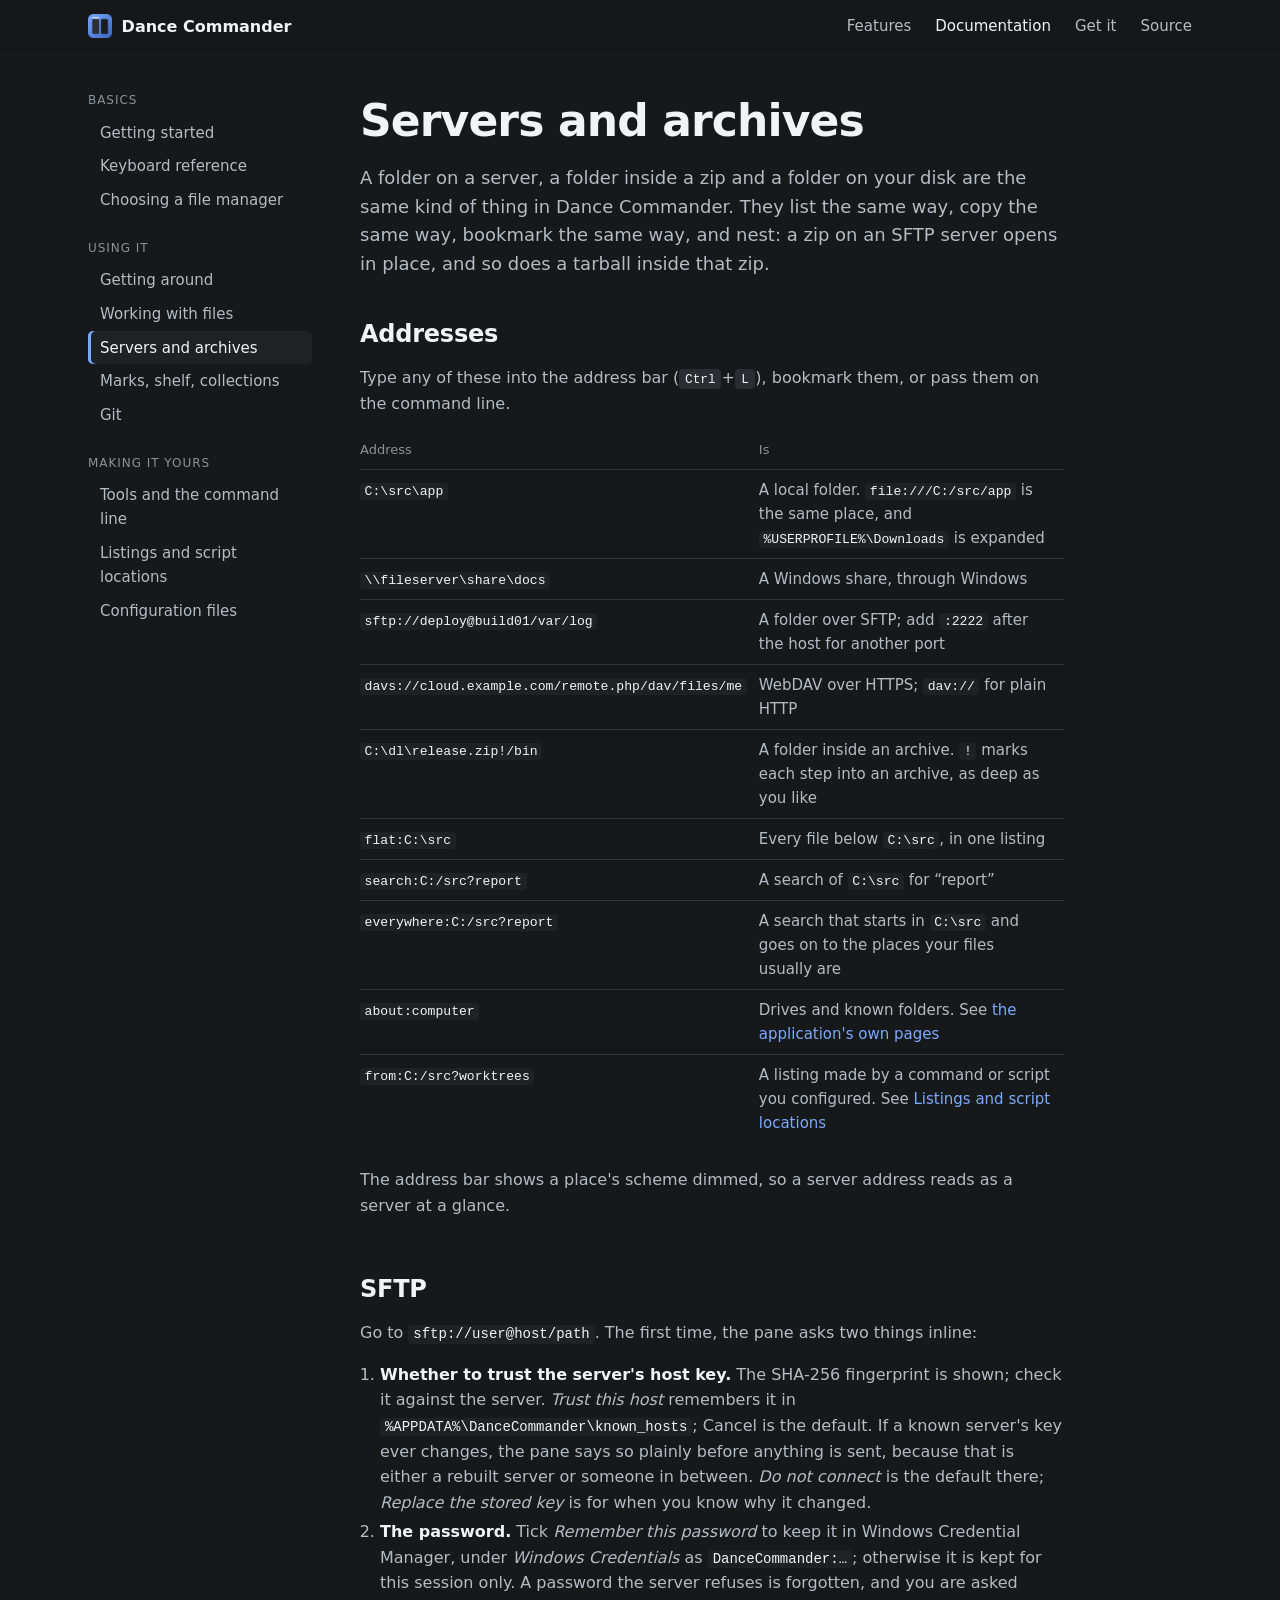
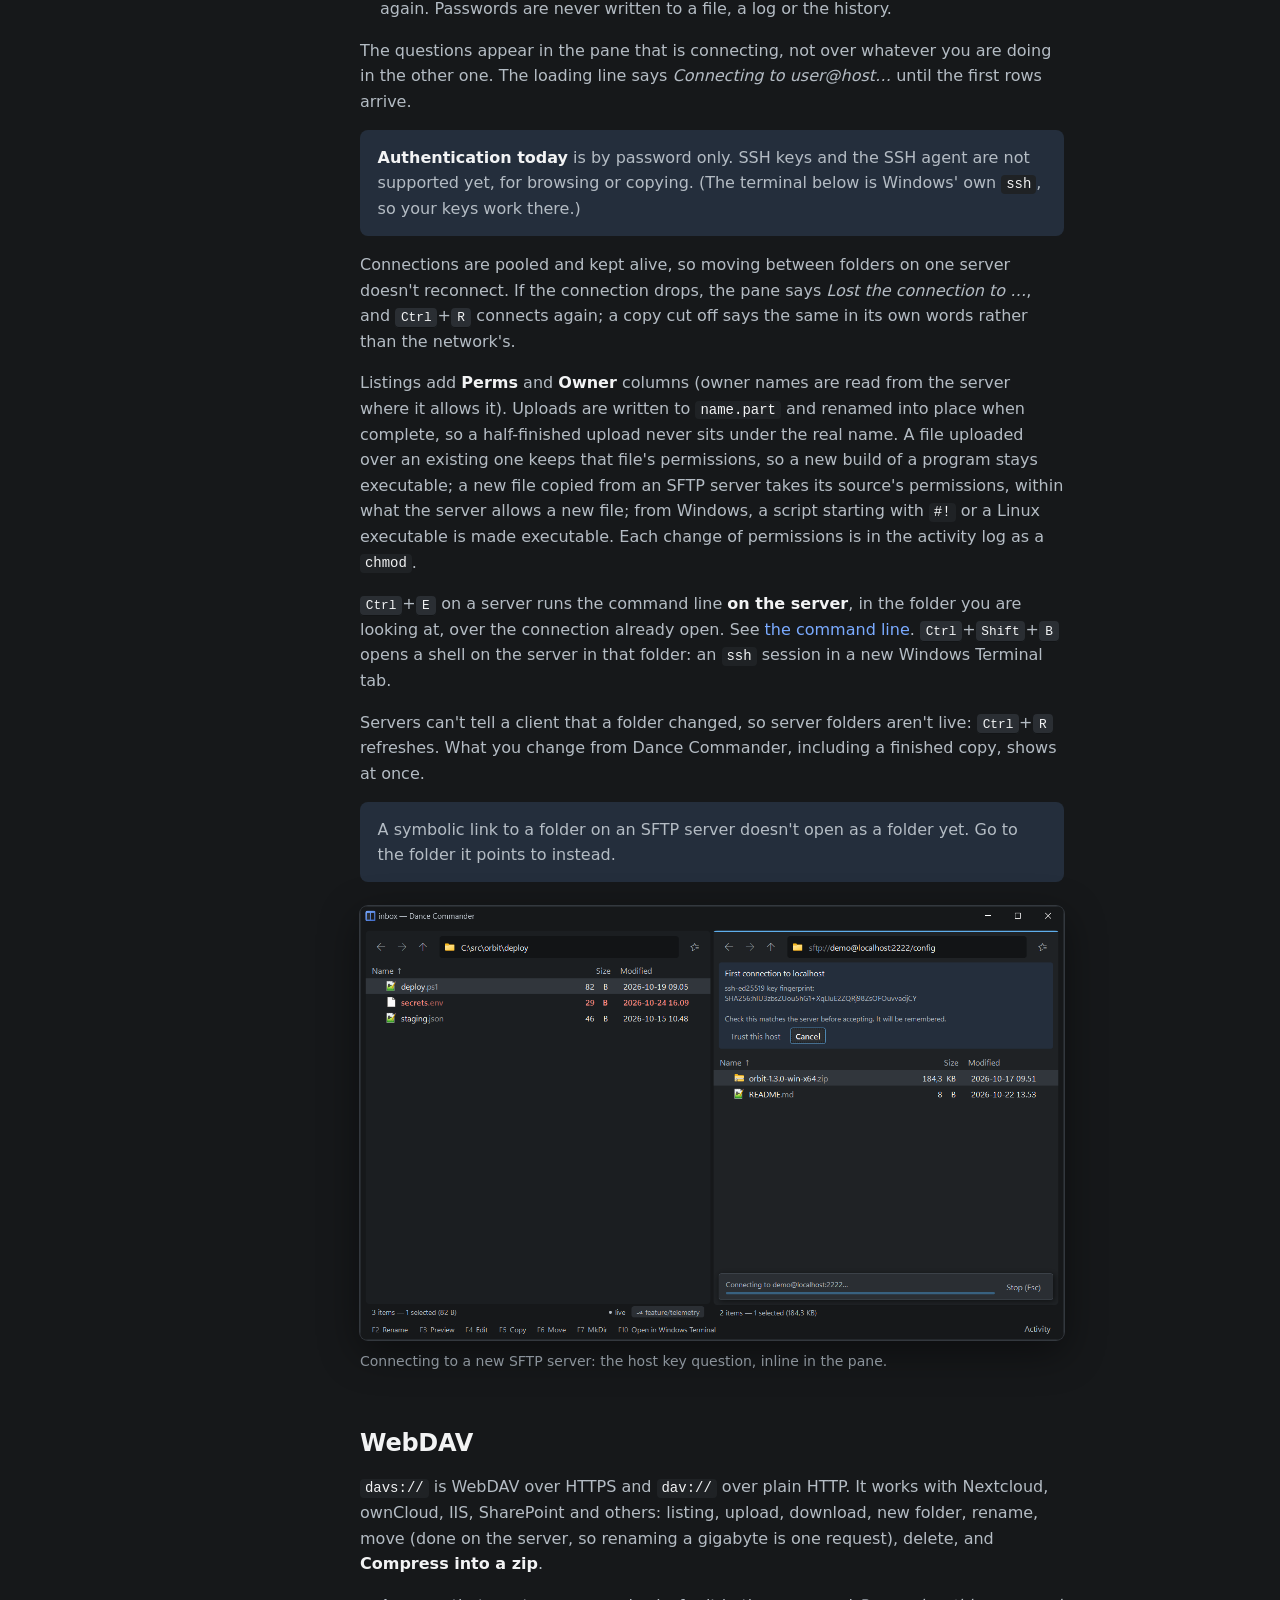
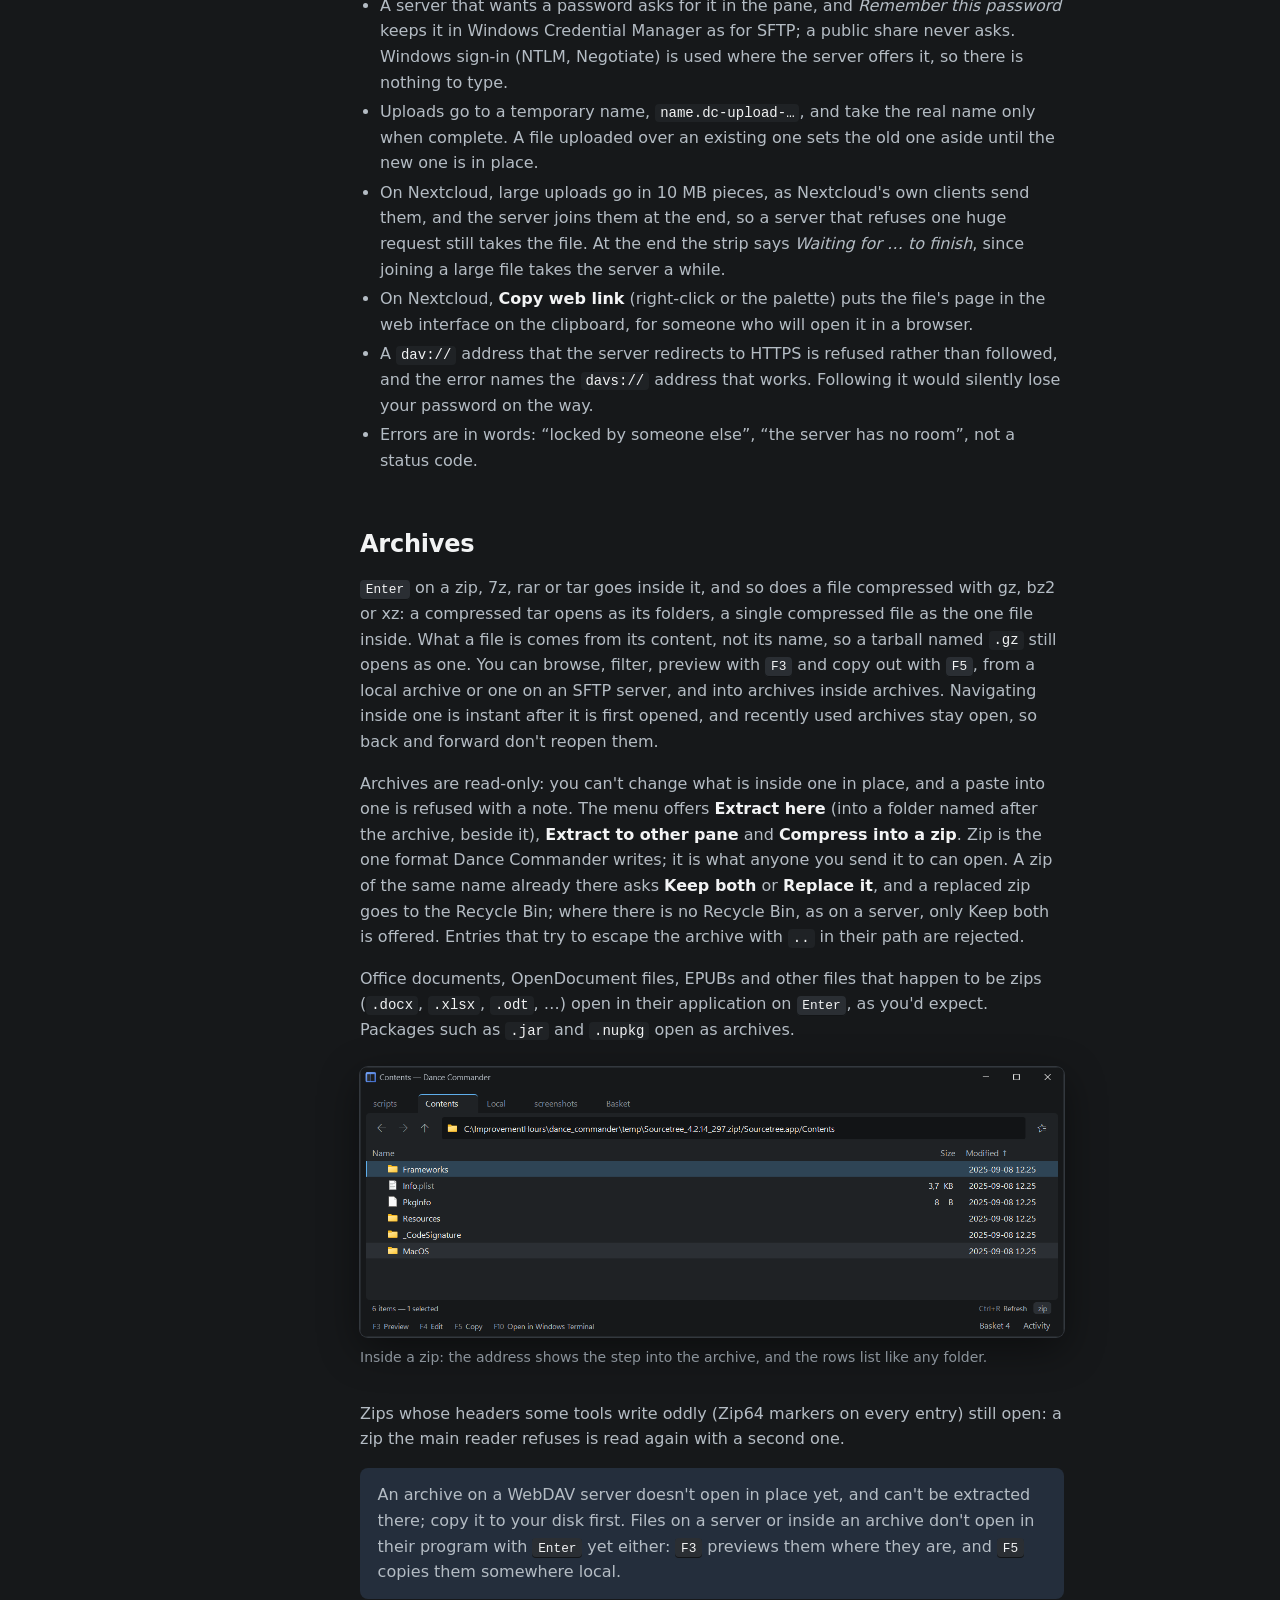
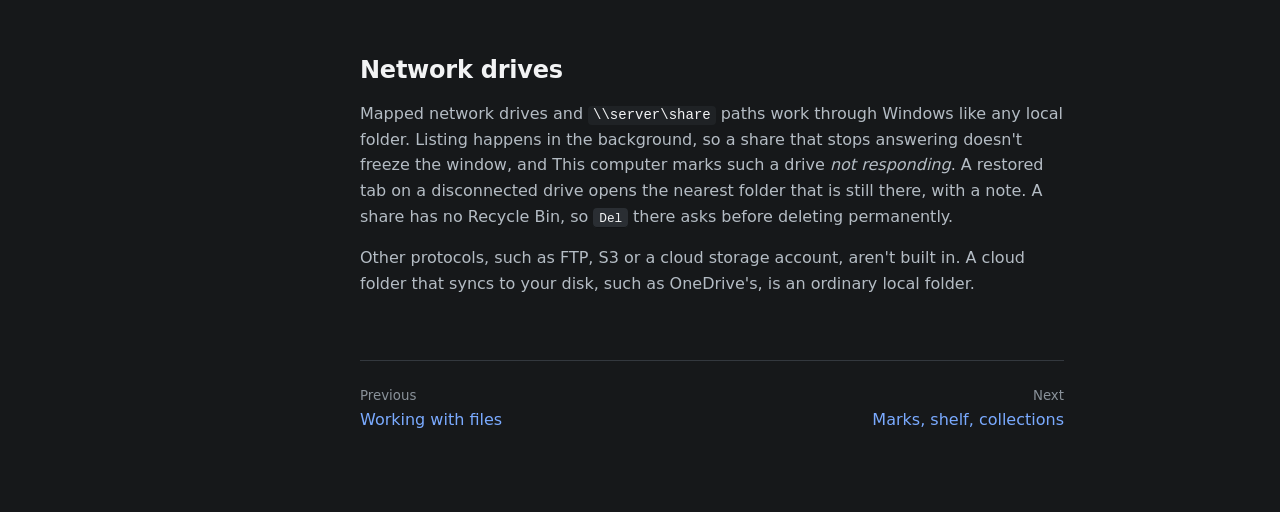
<file: site/docs/remote.html>
<!doctype html>
<html lang="en">
<head>
  <meta charset="utf-8">
  <meta name="viewport" content="width=device-width, initial-scale=1">
  <title>Servers and archives — Dance Commander</title>
  <link rel="icon" href="../favicon.ico">
  <link rel="stylesheet" href="../assets/style.css">
</head>
<body>
<header class="site-header"><div class="inner">
  <a class="brand" href="../"><img src="../assets/icon.png" alt="">Dance Commander</a>
  <nav class="site-nav"><a href="../#features">Features</a><a href="./" aria-current="page">Documentation</a><a href="../#get-it">Get it</a><a href="https://github.com/elefAntti/dance_commander">Source</a></nav>
</div></header>

<div class="docs">
<nav class="docs-nav" aria-label="Documentation"></nav>
<main class="docs-main">

<h1>Servers and archives</h1>
<p>A folder on a server, a folder inside a zip and a folder on your disk are the same kind of
thing in Dance Commander. They list the same way, copy the same way, bookmark the same way, and
nest: a zip on an SFTP server opens in place, and so does a tarball inside that zip.</p>

<h2 id="addresses">Addresses</h2>
<p>Type any of these into the address bar (<kbd>Ctrl</kbd>+<kbd>L</kbd>), bookmark them, or pass
them on the command line.</p>
<table>
  <thead><tr><th>Address</th><th>Is</th></tr></thead>
  <tbody>
    <tr><td><code>C:\src\app</code></td><td>A local folder. <code>file:///C:/src/app</code> is the same place, and <code>%USERPROFILE%\Downloads</code> is expanded</td></tr>
    <tr><td><code>\\fileserver\share\docs</code></td><td>A Windows share, through Windows</td></tr>
    <tr><td><code>sftp://deploy@build01/var/log</code></td><td>A folder over SFTP; add <code>:2222</code> after the host for another port</td></tr>
    <tr><td><code>davs://cloud.example.com/remote.php/dav/files/me</code></td><td>WebDAV over HTTPS; <code>dav://</code> for plain HTTP</td></tr>
    <tr><td><code>C:\dl\release.zip!/bin</code></td><td>A folder inside an archive. <code>!</code> marks each step into an archive, as deep as you like</td></tr>
    <tr><td><code>flat:C:\src</code></td><td>Every file below <code>C:\src</code>, in one listing</td></tr>
    <tr><td><code>search:C:/src?report</code></td><td>A search of <code>C:\src</code> for “report”</td></tr>
    <tr><td><code>everywhere:C:/src?report</code></td><td>A search that starts in <code>C:\src</code> and goes on to the places your files usually are</td></tr>
    <tr><td><code>about:computer</code></td><td>Drives and known folders. See <a href="navigating.html#about-pages">the application's own pages</a></td></tr>
    <tr><td><code>from:C:/src?worktrees</code></td><td>A listing made by a command or script you configured. See <a href="scripts.html">Listings and script locations</a></td></tr>
  </tbody>
</table>
<p>The address bar shows a place's scheme dimmed, so a server address reads as a server at a
glance.</p>

<h2 id="sftp">SFTP</h2>
<p>Go to <code>sftp://user@host/path</code>. The first time, the pane asks two things inline:</p>
<ol>
  <li><strong>Whether to trust the server's host key.</strong> The SHA-256 fingerprint is shown;
  check it against the server. <em>Trust this host</em> remembers it in
  <code>%APPDATA%\DanceCommander\known_hosts</code>; Cancel is the default.
  If a known server's key ever changes, the pane says so plainly before anything is sent, because
  that is either a rebuilt server or someone in between. <em>Do not connect</em> is the default
  there; <em>Replace the stored key</em> is for when you know why it changed.</li>
  <li><strong>The password.</strong> Tick <em>Remember this password</em> to keep it in Windows
  Credential Manager, under <em>Windows Credentials</em> as <code>DanceCommander:…</code>; otherwise
  it is kept for this session only. A password the server refuses is forgotten, and you are asked
  again. Passwords are never written to a file, a log or the history.</li>
</ol>
<p>The questions appear in the pane that is connecting, not over whatever you are doing in the
other one. The loading line says <em>Connecting to user@host…</em> until the first rows arrive.</p>
<div class="note"><strong>Authentication today</strong> is by password only. SSH keys and the SSH
agent are not supported yet, for browsing or copying. (The terminal below is Windows' own
<code>ssh</code>, so your keys work there.)</div>
<p>Connections are pooled and kept alive, so moving between folders on one server doesn't
reconnect. If the connection drops, the pane says <em>Lost the connection to …</em>, and
<kbd>Ctrl</kbd>+<kbd>R</kbd> connects again; a copy cut off says the same in its own words rather
than the network's.</p>
<p>Listings add <strong>Perms</strong> and <strong>Owner</strong> columns (owner names are read from
the server where it allows it). Uploads are written to <code>name.part</code> and renamed into
place when complete, so a half-finished upload never sits under the real name. A file uploaded over
an existing one keeps that file's permissions, so a new build of a program stays executable; a new
file copied from an SFTP server takes its source's permissions, within what the server allows
a new file; from Windows, a script starting with
<code>#!</code> or a Linux executable is made executable. Each change of permissions is in the
activity log as a <code>chmod</code>.</p>
<p><kbd>Ctrl</kbd>+<kbd>E</kbd> on a server runs the command line <strong>on the server</strong>,
in the folder you are looking at, over the connection already open. See
<a href="tools.html#command-line">the command line</a>. <kbd>Ctrl</kbd>+<kbd>Shift</kbd>+<kbd>B</kbd>
opens a shell on the server in that folder: an <code>ssh</code> session in a new Windows Terminal
tab.</p>
<p>Servers can't tell a client that a folder changed, so server folders aren't live:
<kbd>Ctrl</kbd>+<kbd>R</kbd> refreshes. What you change from Dance Commander, including a finished
copy, shows at once.</p>
<div class="note">A symbolic link to a folder on an SFTP server doesn't open as a folder yet. Go to
the folder it points to instead.</div>

<figure class="shot" data-file="screenshots/sftp-hostkey.png"><img src="../screenshots/sftp-hostkey.png" alt="Connecting to a new SFTP server: the host key question, inline in the pane." onerror="this.parentNode.classList.add('missing')"><figcaption>Connecting to a new SFTP server: the host key question, inline in the pane.</figcaption></figure>

<h2 id="webdav">WebDAV</h2>
<p><code>davs://</code> is WebDAV over HTTPS and <code>dav://</code> over plain HTTP. It works with
Nextcloud, ownCloud, IIS, SharePoint and others: listing, upload, download, new folder, rename,
move (done on the server, so renaming a gigabyte is one request), delete, and
<strong>Compress into a zip</strong>.</p>
<ul>
  <li>A server that wants a password asks for it in the pane, and <em>Remember this password</em>
  keeps it in Windows Credential Manager as for SFTP; a public share never asks. Windows sign-in
  (NTLM, Negotiate) is used where the server offers it, so there is nothing to type.</li>
  <li>Uploads go to a temporary name, <code>name.dc-upload-…</code>, and take the real name only
  when complete. A file uploaded over an existing one sets the old one aside until the new one is
  in place.</li>
  <li>On Nextcloud, large uploads go in 10 MB pieces, as Nextcloud's own clients send them, and the
  server joins them at the end, so a server that refuses one huge request still takes the file. At
  the end the strip says <em>Waiting for … to finish</em>, since joining a large file takes the
  server a while.</li>
  <li>On Nextcloud, <strong>Copy web link</strong> (right-click or the palette) puts the file's page
  in the web interface on the clipboard, for someone who will open it in a browser.</li>
  <li>A <code>dav://</code> address that the server redirects to HTTPS is refused rather than
  followed, and the error names the <code>davs://</code> address that works. Following it would
  silently lose your password on the way.</li>
  <li>Errors are in words: “locked by someone else”, “the server has no room”, not a status
  code.</li>
</ul>

<h2 id="archives">Archives</h2>
<p><kbd>Enter</kbd> on a zip, 7z, rar or tar goes inside it, and so does a file compressed with
gz, bz2 or xz: a compressed tar opens as its folders, a single compressed file as the one file
inside. What a file is comes from its content, not its name, so a tarball named
<code>.gz</code> still opens as one. You can browse, filter, preview with <kbd>F3</kbd> and copy
out with <kbd>F5</kbd>, from a local archive or one on an SFTP server, and into archives inside
archives. Navigating inside one is instant after it is first opened, and recently used archives
stay open, so back and forward don't reopen them.</p>
<p>Archives are read-only: you can't change what is inside one in place, and a paste into one is
refused with a note. The menu offers <strong>Extract here</strong> (into a folder named after the
archive, beside it), <strong>Extract to other pane</strong> and <strong>Compress into a
zip</strong>. Zip is the one format Dance Commander writes; it is what anyone you send it to can
open. A zip of the same name already there asks <strong>Keep both</strong> or
<strong>Replace it</strong>, and a replaced zip goes to the Recycle Bin; where there is no Recycle
Bin, as on a server, only Keep both is offered. Entries that try to escape
the archive with <code>..</code> in their path are rejected.</p>
<p>Office documents, OpenDocument files, EPUBs and other files that happen to be zips
(<code>.docx</code>, <code>.xlsx</code>, <code>.odt</code>, …) open in their application on
<kbd>Enter</kbd>, as you'd expect. Packages such as <code>.jar</code> and <code>.nupkg</code> open
as archives.</p>

<figure class="shot" data-file="screenshots/archive-inside.png"><img src="../screenshots/archive-inside.png" alt="Inside a zip: the address shows the step into the archive, and the rows list like any folder." onerror="this.parentNode.classList.add('missing')"><figcaption>Inside a zip: the address shows the step into the archive, and the rows list like any folder.</figcaption></figure>
<p>Zips whose headers some tools write oddly (Zip64 markers on every entry) still open: a zip the
main reader refuses is read again with a second one.</p>
<div class="note">An archive on a WebDAV server doesn't open in place yet, and can't be extracted
there; copy it to your disk first. Files on a server or inside an archive don't open in their
program with <kbd>Enter</kbd> yet either: <kbd>F3</kbd> previews them where they are, and
<kbd>F5</kbd> copies them somewhere local.</div>

<h2 id="network-drives">Network drives</h2>
<p>Mapped network drives and <code>\\server\share</code> paths work through Windows like any local
folder. Listing happens in the background, so a share that stops answering doesn't freeze the
window, and This computer marks such a drive <em>not responding</em>. A restored tab on a
disconnected drive opens the nearest folder that is still there, with a note. A share has no
Recycle Bin, so <kbd>Del</kbd> there asks before deleting permanently.</p>
<p>Other protocols, such as FTP, S3 or a cloud storage account, aren't built in. A cloud folder that syncs to your disk, such as OneDrive's, is an ordinary local folder.</p>

<div class="pager"></div>
</main>
</div>
<script src="../assets/docs.js"></script>
</body>
</html>
</file>
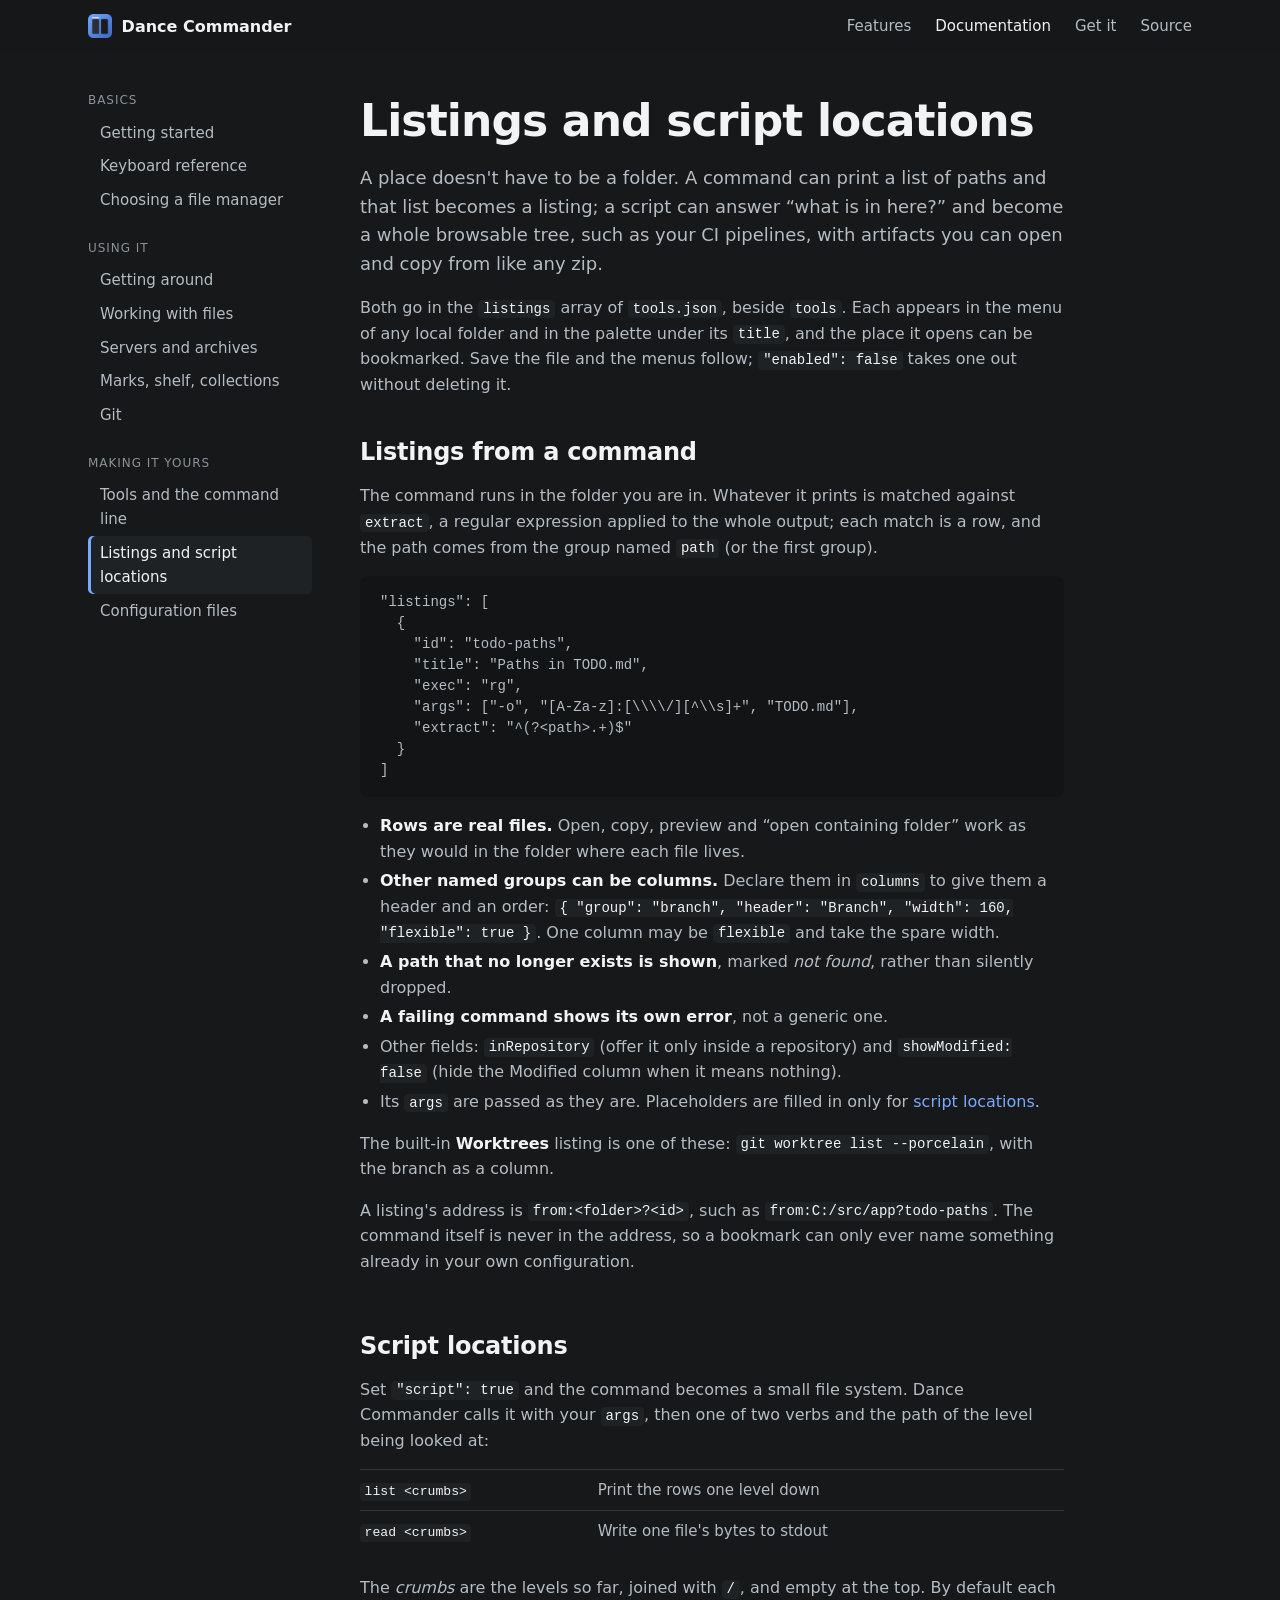
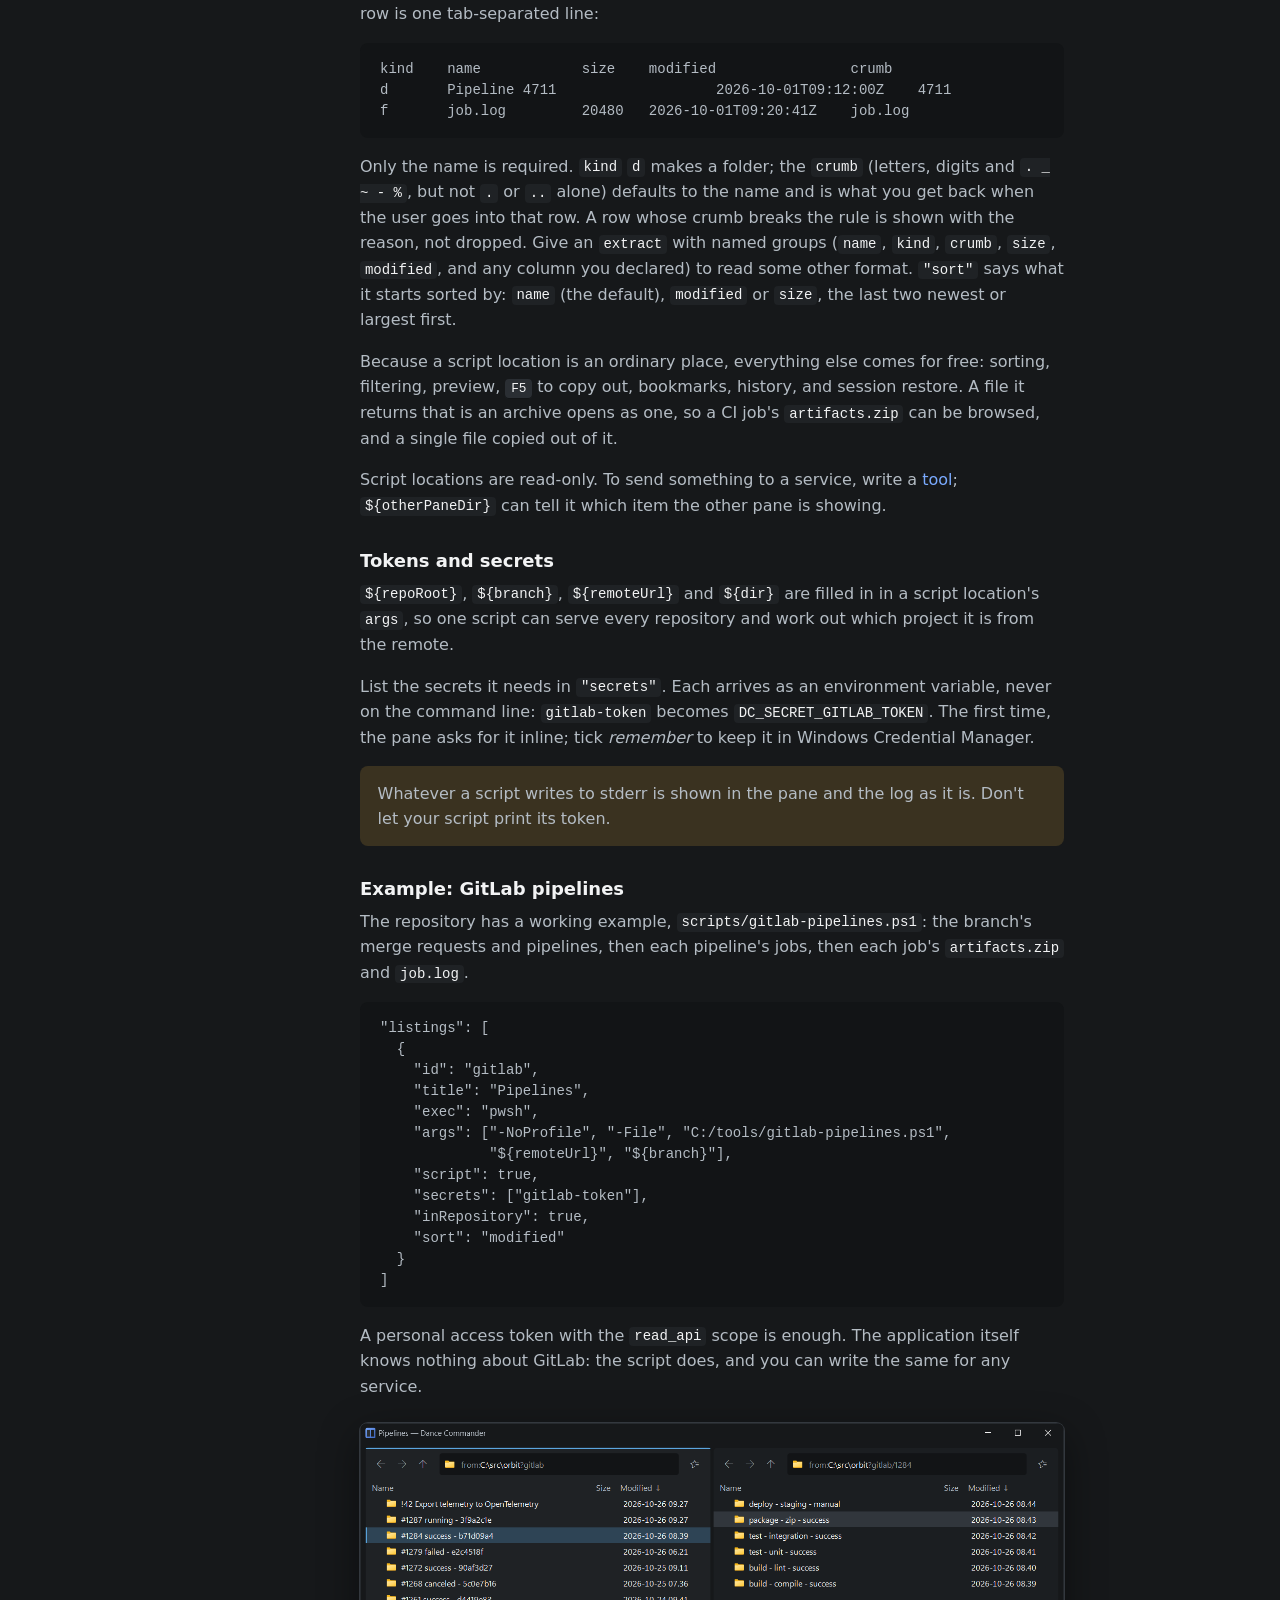
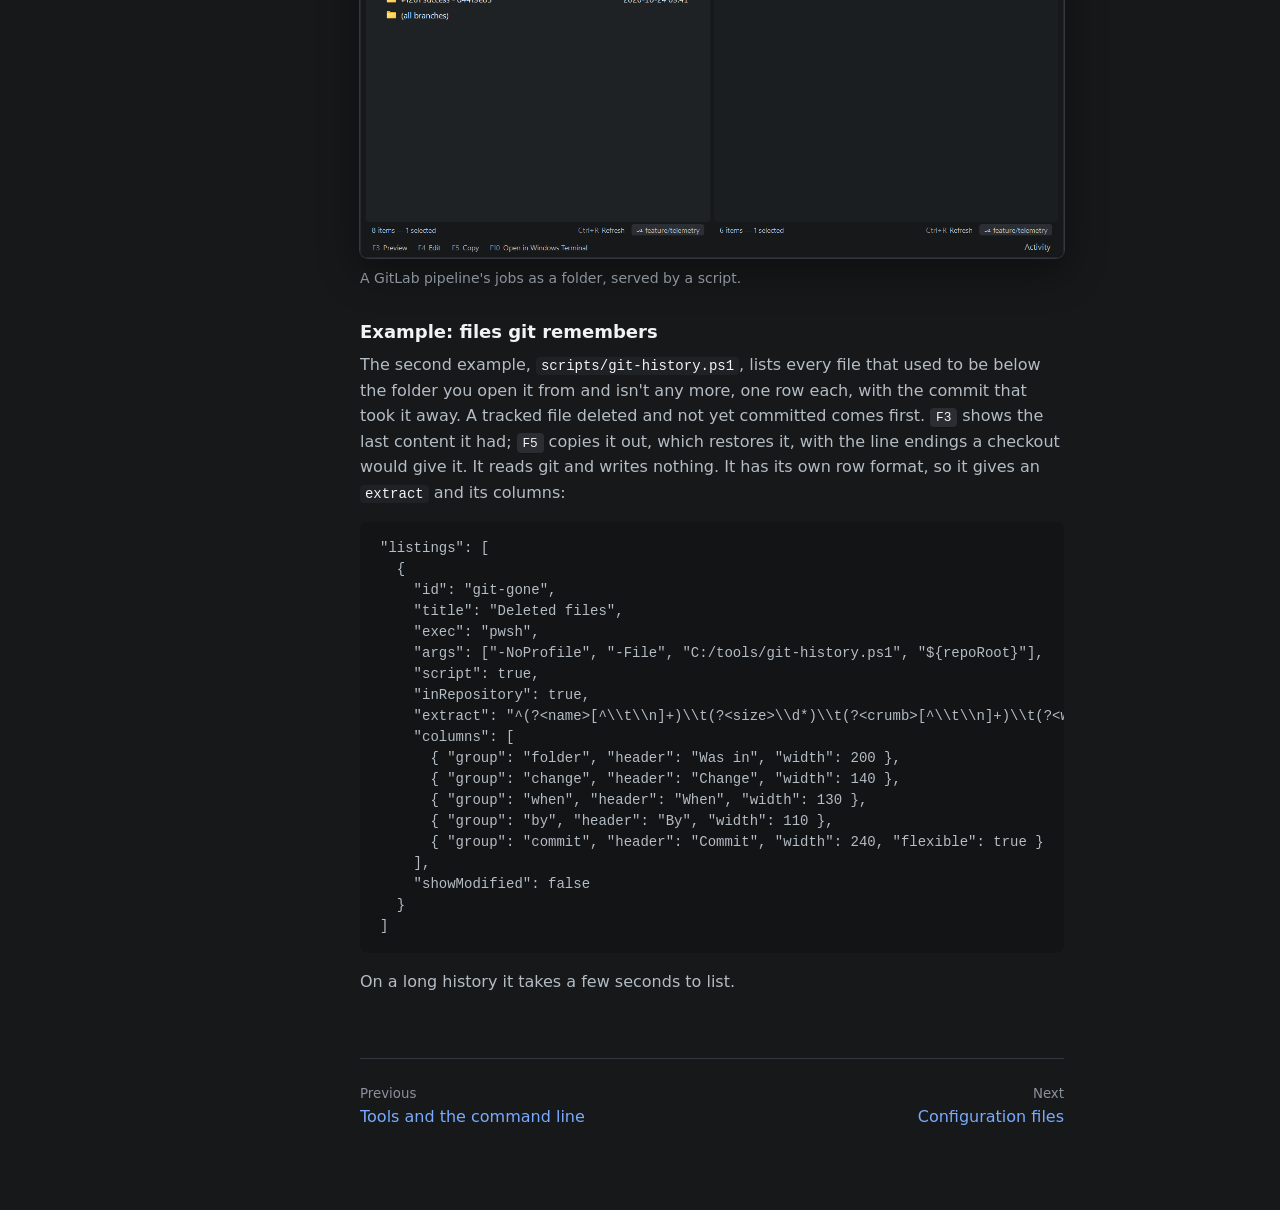
<file: site/docs/scripts.html>
<!doctype html>
<html lang="en">
<head>
  <meta charset="utf-8">
  <meta name="viewport" content="width=device-width, initial-scale=1">
  <title>Listings and script locations — Dance Commander</title>
  <link rel="icon" href="../favicon.ico">
  <link rel="stylesheet" href="../assets/style.css">
</head>
<body>
<header class="site-header"><div class="inner">
  <a class="brand" href="../"><img src="../assets/icon.png" alt="">Dance Commander</a>
  <nav class="site-nav"><a href="../#features">Features</a><a href="./" aria-current="page">Documentation</a><a href="../#get-it">Get it</a><a href="https://github.com/elefAntti/dance_commander">Source</a></nav>
</div></header>

<div class="docs">
<nav class="docs-nav" aria-label="Documentation"></nav>
<main class="docs-main">

<h1>Listings and script locations</h1>
<p>A place doesn't have to be a folder. A command can print a list of paths and that list becomes
a listing; a script can answer “what is in here?” and become a whole browsable tree, such as your
CI pipelines, with artifacts you can open and copy from like any zip.</p>
<p>Both go in the <code>listings</code> array of <code>tools.json</code>, beside <code>tools</code>.
Each appears in the menu of any local folder and in the palette under its <code>title</code>, and
the place it opens can be bookmarked. Save the file and the menus follow; <code>"enabled":
false</code> takes one out without deleting it.</p>

<h2 id="listings">Listings from a command</h2>
<p>The command runs in the folder you are in. Whatever it prints is matched against
<code>extract</code>, a regular expression applied to the whole output; each match is a row, and the
path comes from the group named <code>path</code> (or the first group).</p>
<pre><code>"listings": [
  {
    "id": "todo-paths",
    "title": "Paths in TODO.md",
    "exec": "rg",
    "args": ["-o", "[A-Za-z]:[\\\\/][^\\s]+", "TODO.md"],
    "extract": "^(?&lt;path&gt;.+)$"
  }
]</code></pre>
<ul>
  <li><strong>Rows are real files.</strong> Open, copy, preview and “open containing folder” work as
  they would in the folder where each file lives.</li>
  <li><strong>Other named groups can be columns.</strong> Declare them in <code>columns</code> to
  give them a header and an order: <code>{ "group": "branch", "header": "Branch", "width": 160,
  "flexible": true }</code>. One column may be <code>flexible</code> and take the spare width.</li>
  <li><strong>A path that no longer exists is shown</strong>, marked <em>not found</em>, rather than
  silently dropped.</li>
  <li><strong>A failing command shows its own error</strong>, not a generic one.</li>
  <li>Other fields: <code>inRepository</code> (offer it only inside a repository) and
  <code>showModified: false</code> (hide the Modified column when it means nothing).</li>
  <li>Its <code>args</code> are passed as they are. Placeholders are filled in only for
  <a href="#scripts">script locations</a>.</li>
</ul>
<p>The built-in <strong>Worktrees</strong> listing is one of these: <code>git worktree list
--porcelain</code>, with the branch as a column.</p>
<p>A listing's address is <code>from:&lt;folder&gt;?&lt;id&gt;</code>, such as
<code>from:C:/src/app?todo-paths</code>. The command itself is never in the address, so a bookmark
can only ever name something already in your own configuration.</p>

<h2 id="scripts">Script locations</h2>
<p>Set <code>"script": true</code> and the command becomes a small file system. Dance Commander
calls it with your <code>args</code>, then one of two verbs and the path of the level being looked
at:</p>
<table>
  <tbody>
    <tr><td><code>list &lt;crumbs&gt;</code></td><td>Print the rows one level down</td></tr>
    <tr><td><code>read &lt;crumbs&gt;</code></td><td>Write one file's bytes to stdout</td></tr>
  </tbody>
</table>
<p>The <em>crumbs</em> are the levels so far, joined with <code>/</code>, and empty at the top. By
default each row is one tab-separated line:</p>
<pre><code>kind    name            size    modified                crumb
d       Pipeline 4711                   2026-10-01T09:12:00Z    4711
f       job.log         20480   2026-10-01T09:20:41Z    job.log</code></pre>
<p>Only the name is required. <code>kind</code> <code>d</code> makes a folder; the
<code>crumb</code> (letters, digits and <code>. _ ~ - %</code>, but not <code>.</code> or
<code>..</code> alone) defaults to the name and is what you get back when the user goes into that
row. A row whose crumb breaks the rule is shown with the reason, not dropped. Give an
<code>extract</code> with named groups (<code>name</code>, <code>kind</code>, <code>crumb</code>,
<code>size</code>, <code>modified</code>, and any column you declared) to read some other format.
<code>"sort"</code> says what it starts sorted by: <code>name</code> (the default),
<code>modified</code> or <code>size</code>, the last two newest or largest first.</p>
<p>Because a script location is an ordinary place, everything else comes for free: sorting,
filtering, preview, <kbd>F5</kbd> to copy out, bookmarks, history, and session restore. A file
it returns that is an archive opens as one, so a CI job's <code>artifacts.zip</code> can be
browsed, and a single file copied out of it.</p>
<p>Script locations are read-only. To send something to a service, write a
<a href="tools.html">tool</a>; <code>${otherPaneDir}</code> can tell it which item the other pane
is showing.</p>

<h3>Tokens and secrets</h3>
<p><code>${repoRoot}</code>, <code>${branch}</code>, <code>${remoteUrl}</code> and <code>${dir}</code>
are filled in in a script location's <code>args</code>, so one script can serve every repository and work out which
project it is from the remote.</p>
<p>List the secrets it needs in <code>"secrets"</code>. Each arrives as an environment variable,
never on the command line: <code>gitlab-token</code> becomes <code>DC_SECRET_GITLAB_TOKEN</code>.
The first time, the pane asks for it inline; tick <em>remember</em> to keep it in Windows
Credential Manager.</p>
<div class="note warn">Whatever a script writes to stderr is shown in the pane and the log as it
is. Don't let your script print its token.</div>

<h3>Example: GitLab pipelines</h3>
<p>The repository has a working example, <code>scripts/gitlab-pipelines.ps1</code>: the branch's
merge requests and pipelines, then each pipeline's jobs, then each job's <code>artifacts.zip</code>
and <code>job.log</code>.</p>
<pre><code>"listings": [
  {
    "id": "gitlab",
    "title": "Pipelines",
    "exec": "pwsh",
    "args": ["-NoProfile", "-File", "C:/tools/gitlab-pipelines.ps1",
             "${remoteUrl}", "${branch}"],
    "script": true,
    "secrets": ["gitlab-token"],
    "inRepository": true,
    "sort": "modified"
  }
]</code></pre>
<p>A personal access token with the <code>read_api</code> scope is enough. The application itself
knows nothing about GitLab: the script does, and you can write the same for any service.</p>

<figure class="shot" data-file="screenshots/pipeline.png"><img src="../screenshots/pipeline.png" alt="A GitLab pipeline's jobs as a folder, served by a script." onerror="this.parentNode.classList.add('missing')"><figcaption>A GitLab pipeline's jobs as a folder, served by a script.</figcaption></figure>

<h3 id="deleted-files">Example: files git remembers</h3>
<p>The second example, <code>scripts/git-history.ps1</code>, lists every file that used to be
below the folder you open it from and isn't any more, one row each, with the commit that took it
away. A tracked file deleted and not yet committed comes first. <kbd>F3</kbd> shows the last
content it had; <kbd>F5</kbd> copies it out, which restores it, with the line endings a checkout
would give it. It reads git and writes nothing. It has its own row format, so it gives an
<code>extract</code> and its columns:</p>
<pre><code>"listings": [
  {
    "id": "git-gone",
    "title": "Deleted files",
    "exec": "pwsh",
    "args": ["-NoProfile", "-File", "C:/tools/git-history.ps1", "${repoRoot}"],
    "script": true,
    "inRepository": true,
    "extract": "^(?&lt;name&gt;[^\\t\\n]+)\\t(?&lt;size&gt;\\d*)\\t(?&lt;crumb&gt;[^\\t\\n]+)\\t(?&lt;when&gt;[^\\t\\n]*)\\t(?&lt;folder&gt;[^\\t\\n]*)\\t(?&lt;change&gt;[^\\t\\n]*)\\t(?&lt;by&gt;[^\\t\\n]*)\\t(?&lt;commit&gt;[^\\t\\r\\n]*)\\r?$",
    "columns": [
      { "group": "folder", "header": "Was in", "width": 200 },
      { "group": "change", "header": "Change", "width": 140 },
      { "group": "when", "header": "When", "width": 130 },
      { "group": "by", "header": "By", "width": 110 },
      { "group": "commit", "header": "Commit", "width": 240, "flexible": true }
    ],
    "showModified": false
  }
]</code></pre>
<p>On a long history it takes a few seconds to list.</p>

<div class="pager"></div>
</main>
</div>
<script src="../assets/docs.js"></script>
</body>
</html>
</file>
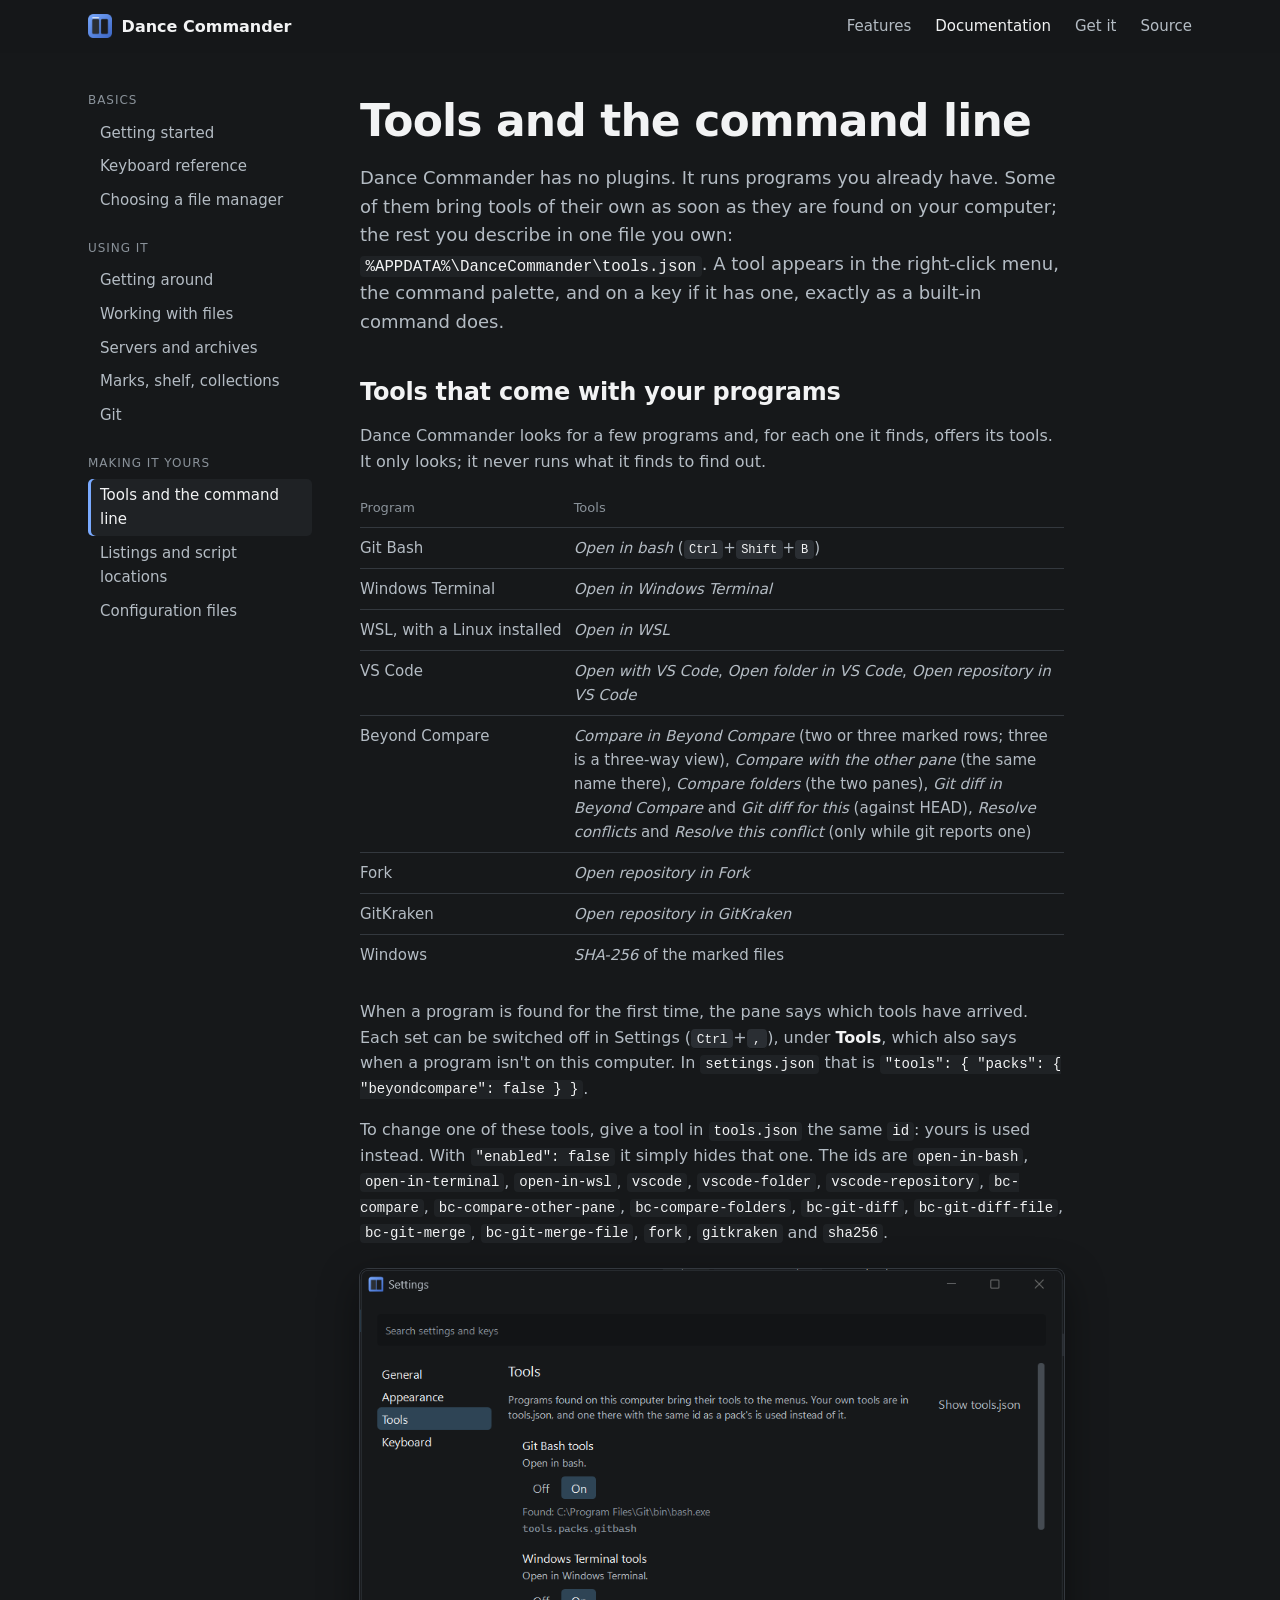
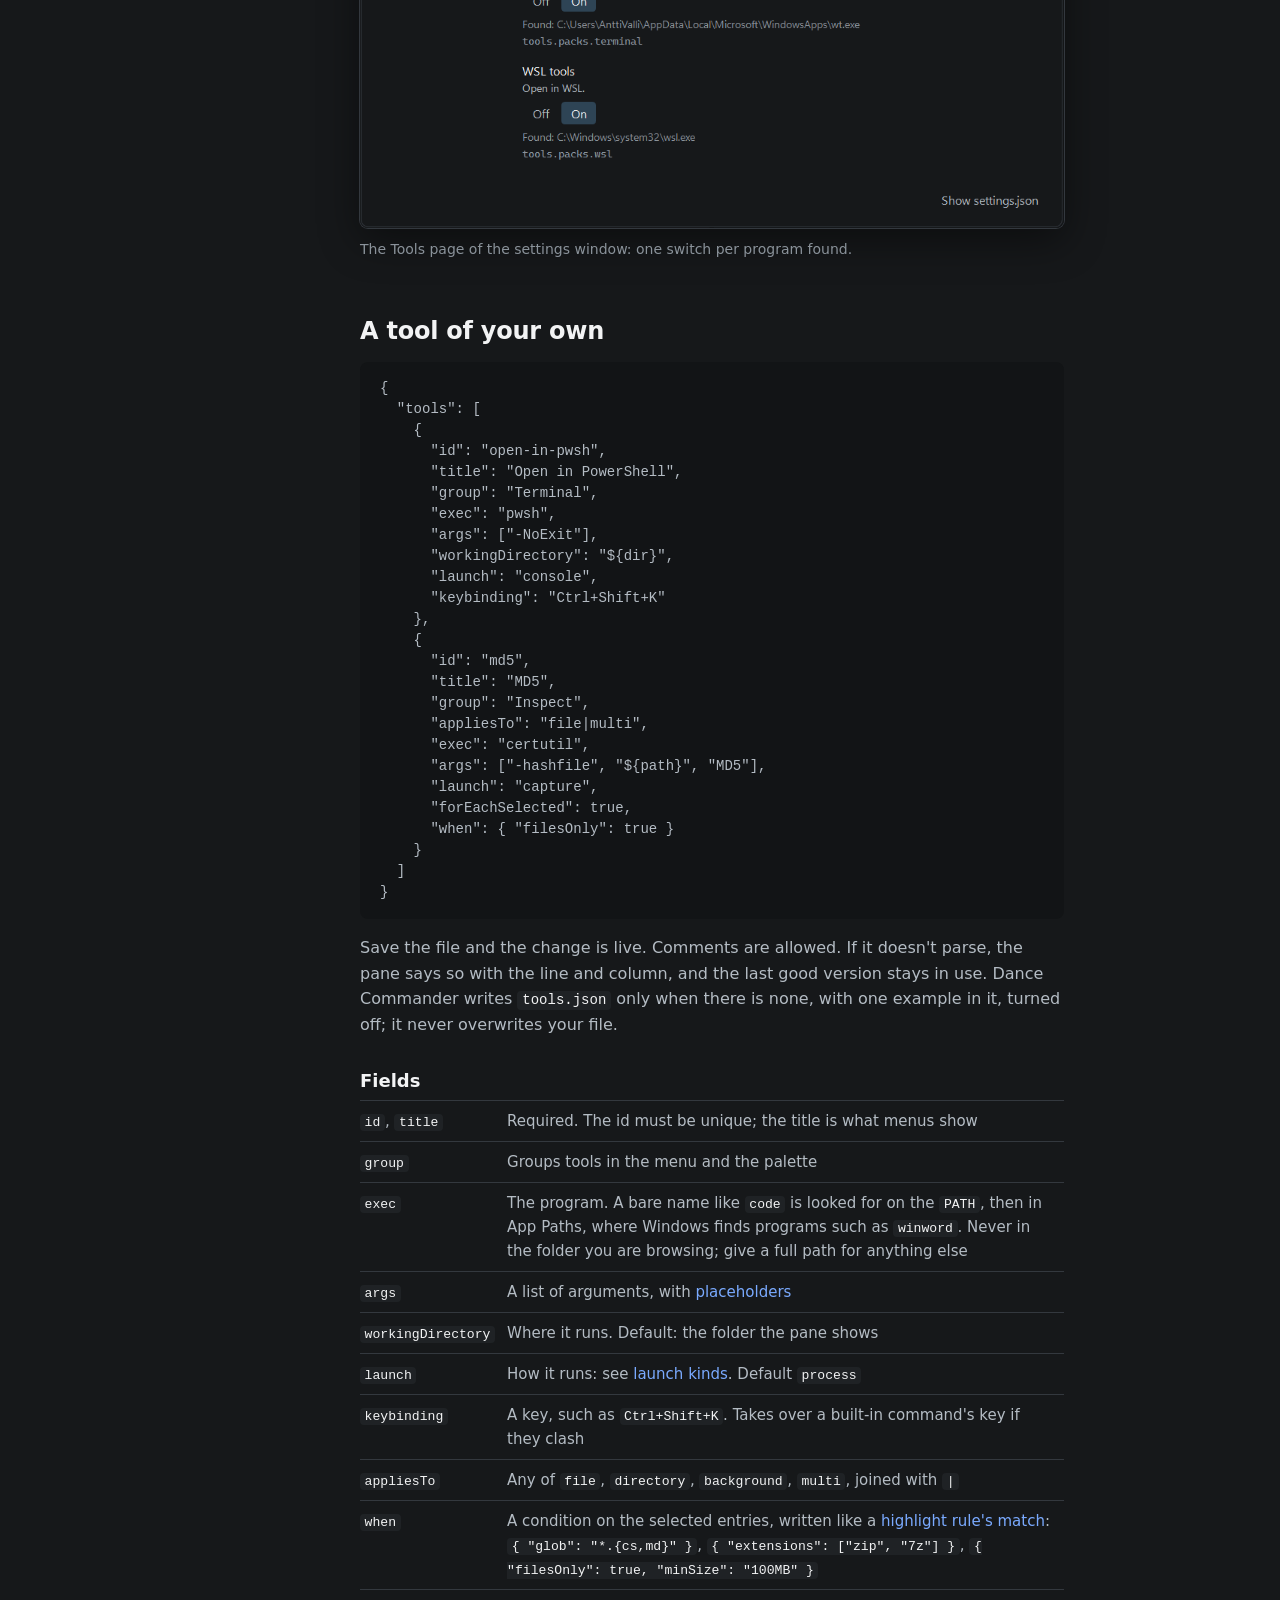
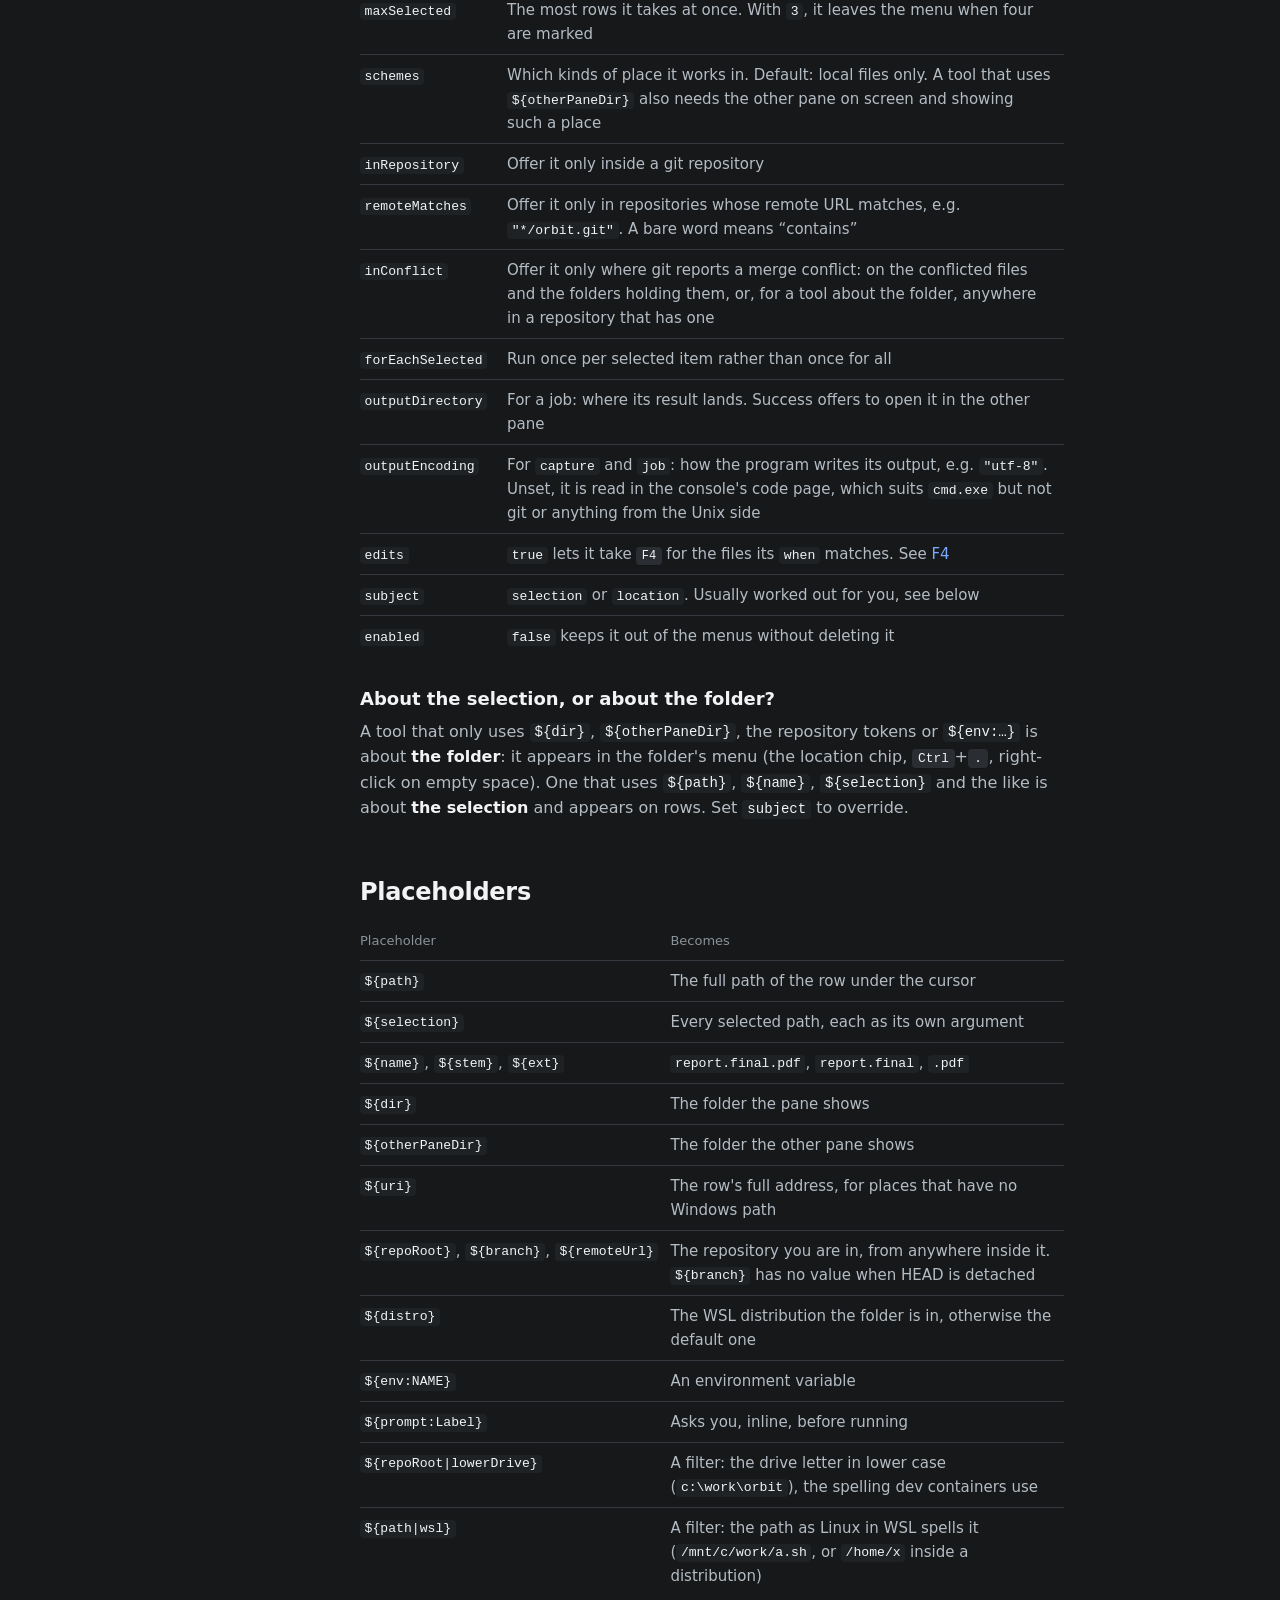
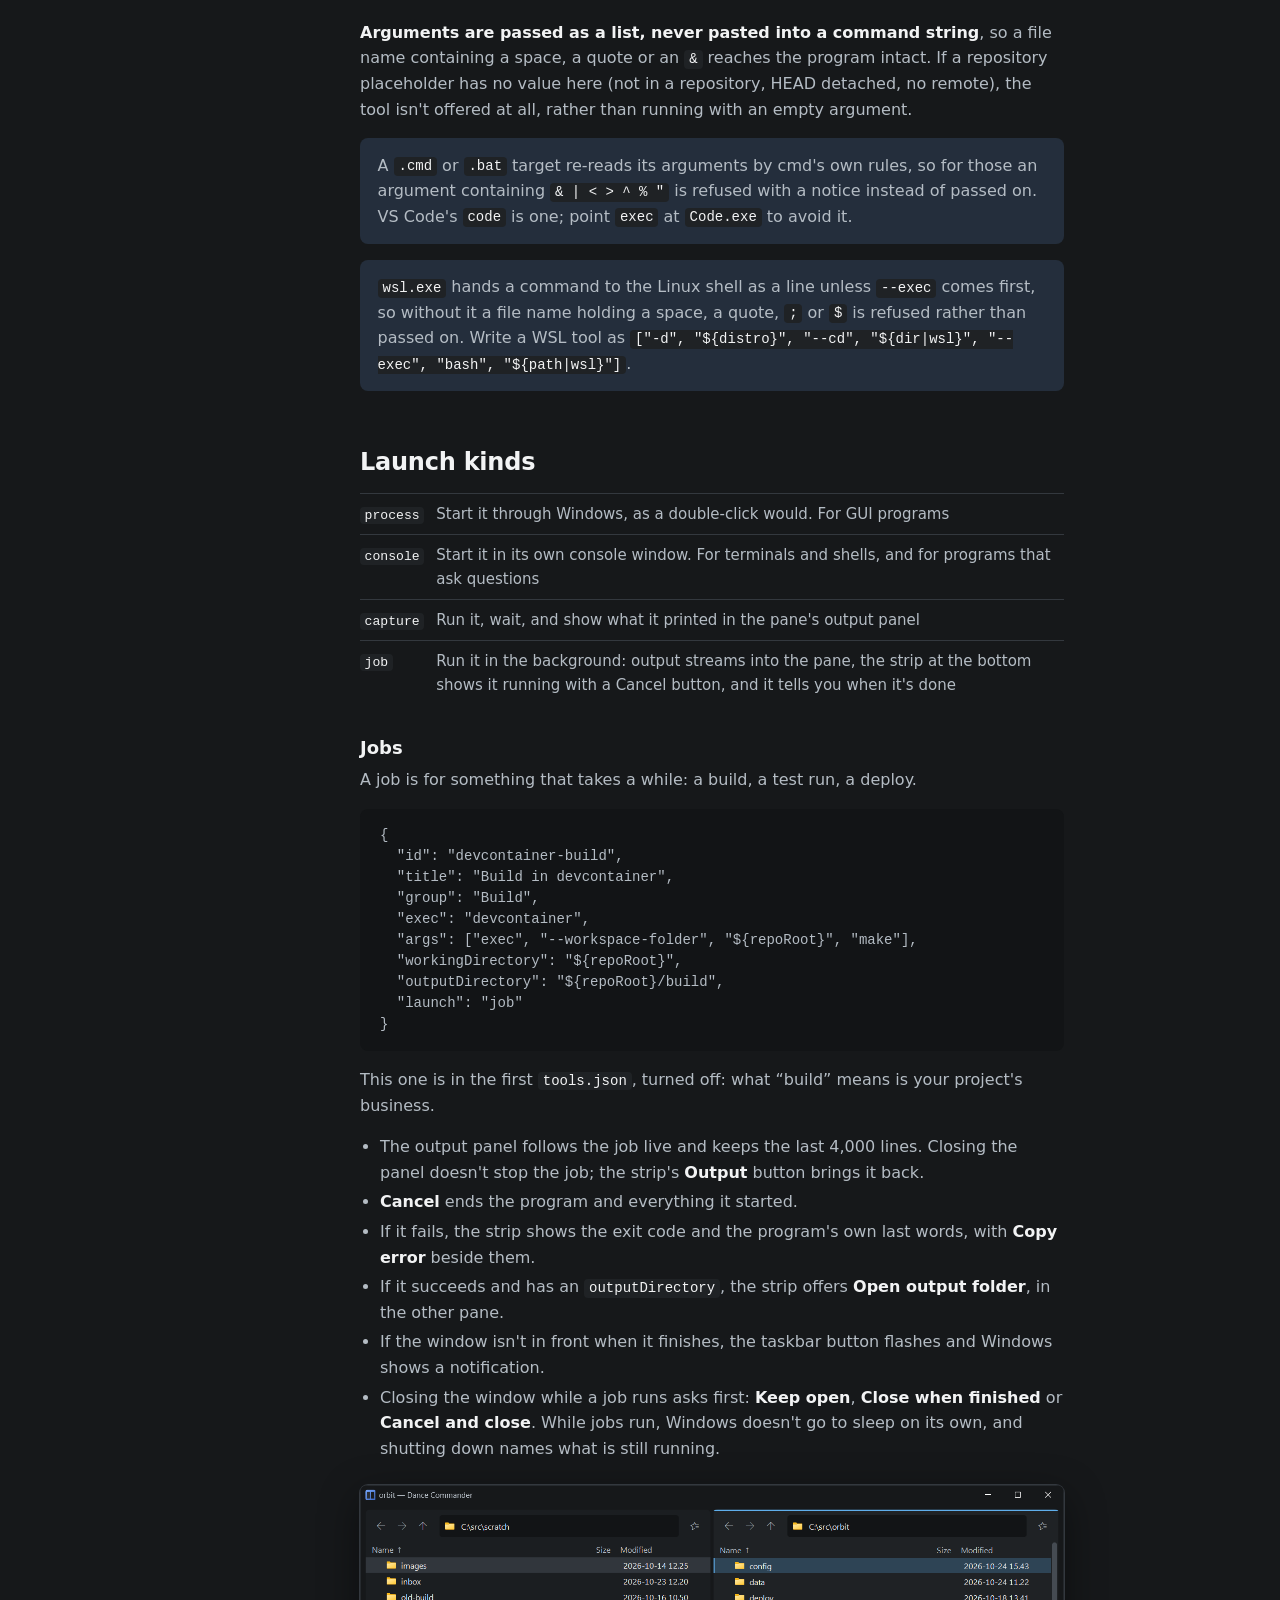
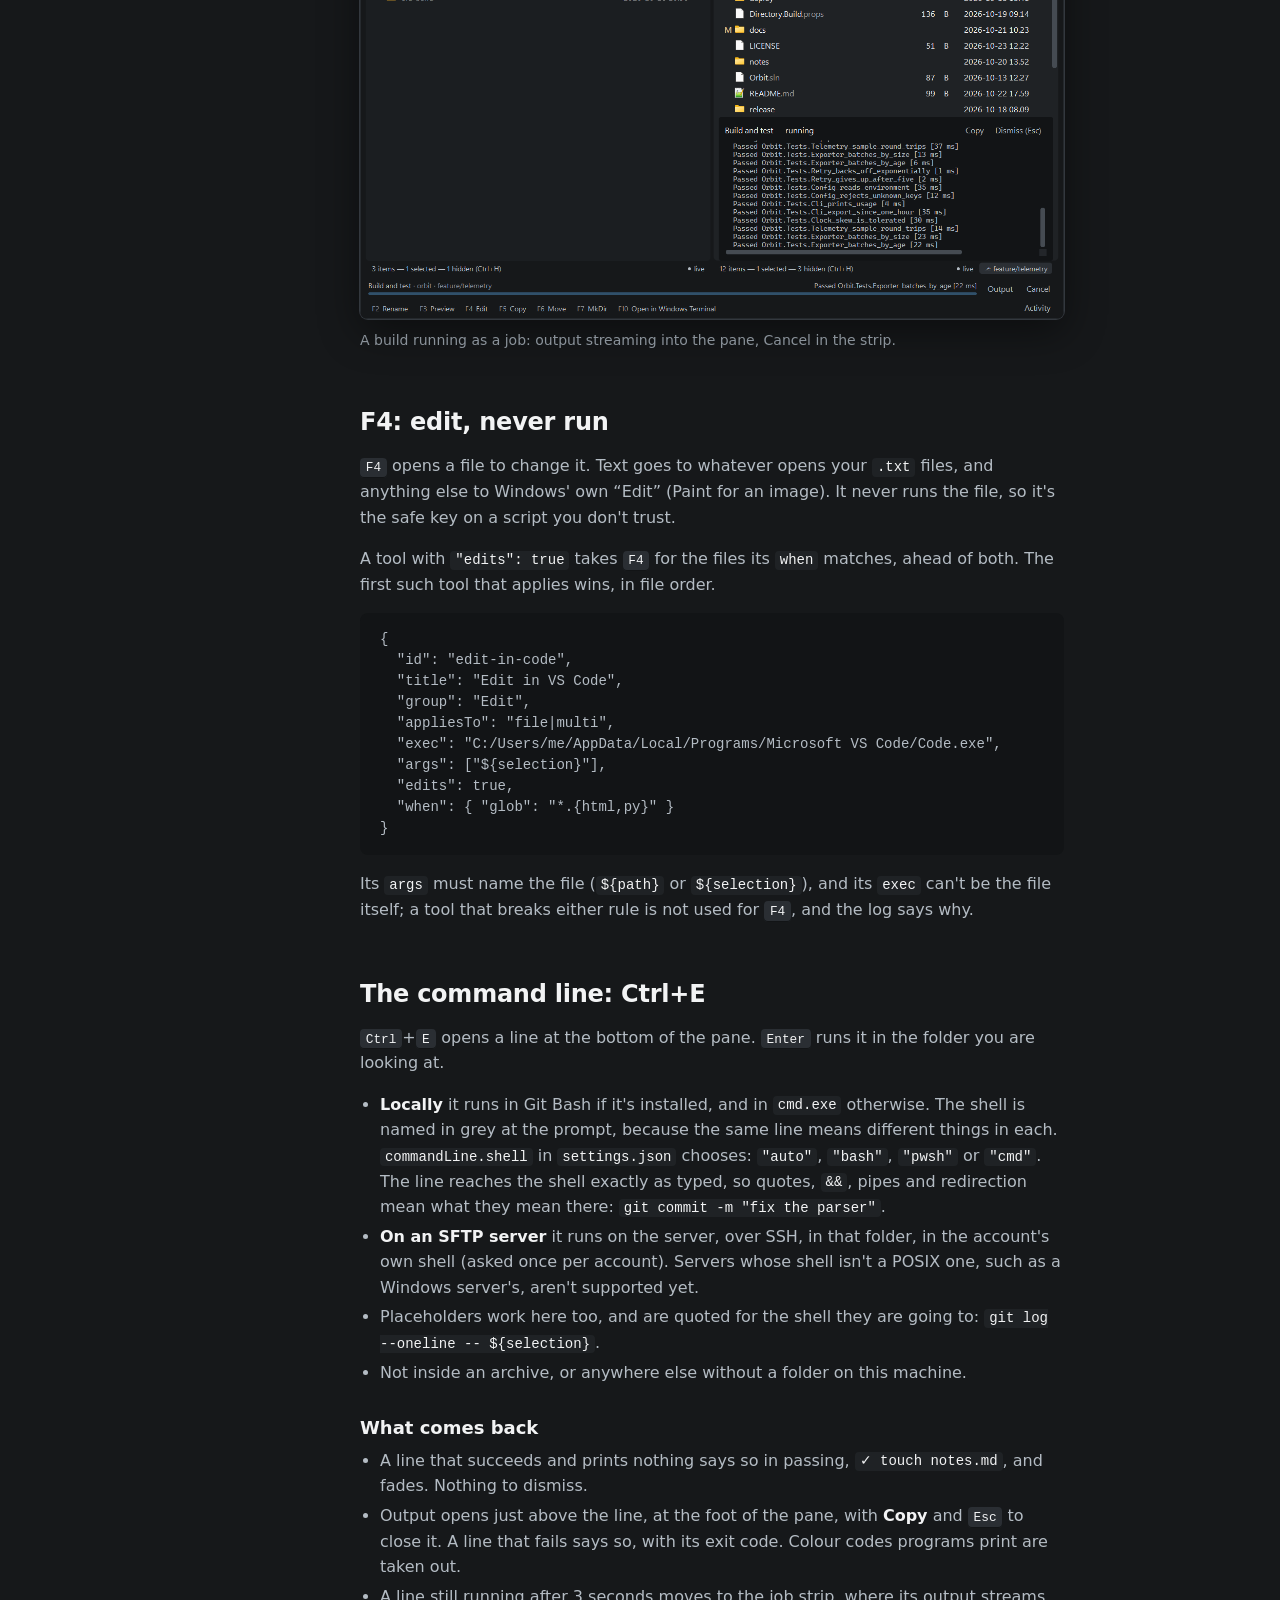
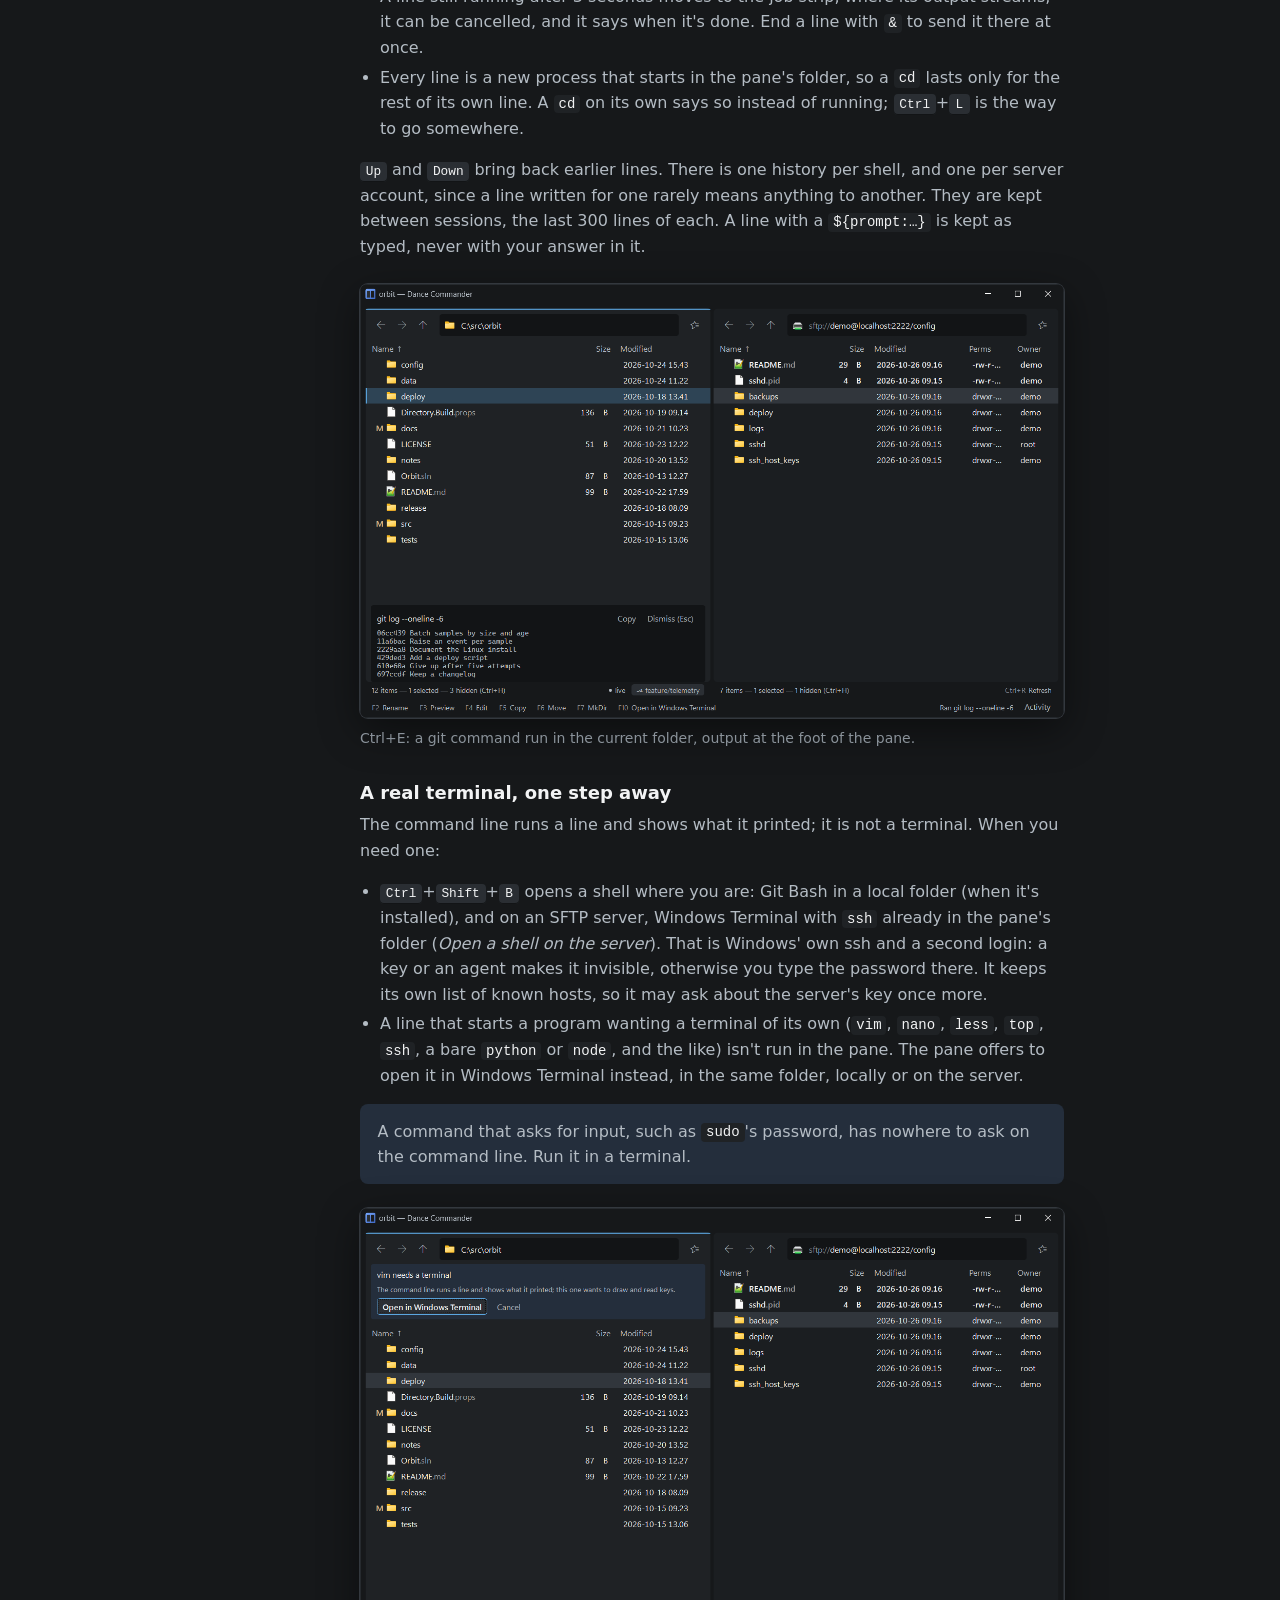
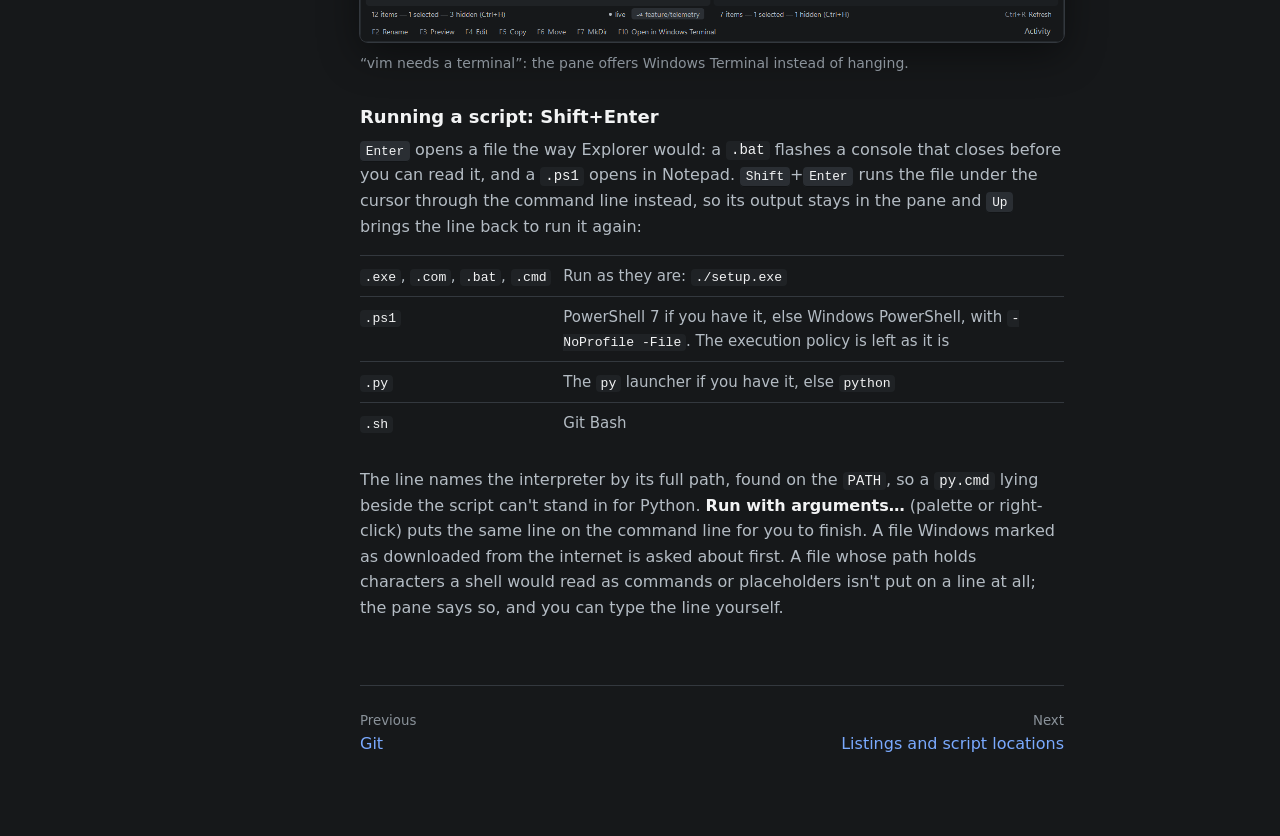
<file: site/docs/tools.html>
<!doctype html>
<html lang="en">
<head>
  <meta charset="utf-8">
  <meta name="viewport" content="width=device-width, initial-scale=1">
  <title>Tools and the command line — Dance Commander</title>
  <link rel="icon" href="../favicon.ico">
  <link rel="stylesheet" href="../assets/style.css">
</head>
<body>
<header class="site-header"><div class="inner">
  <a class="brand" href="../"><img src="../assets/icon.png" alt="">Dance Commander</a>
  <nav class="site-nav"><a href="../#features">Features</a><a href="./" aria-current="page">Documentation</a><a href="../#get-it">Get it</a><a href="https://github.com/elefAntti/dance_commander">Source</a></nav>
</div></header>

<div class="docs">
<nav class="docs-nav" aria-label="Documentation"></nav>
<main class="docs-main">

<h1>Tools and the command line</h1>
<p>Dance Commander has no plugins. It runs programs you already have. Some of them bring tools of
their own as soon as they are found on your computer; the rest you describe in one file you own:
<code>%APPDATA%\DanceCommander\tools.json</code>. A tool appears in the right-click menu, the
command palette, and on a key if it has one, exactly as a built-in command does.</p>

<h2 id="packs">Tools that come with your programs</h2>
<p>Dance Commander looks for a few programs and, for each one it finds, offers its tools. It only
looks; it never runs what it finds to find out.</p>
<table>
  <thead><tr><th>Program</th><th>Tools</th></tr></thead>
  <tbody>
    <tr><td>Git Bash</td><td><em>Open in bash</em> (<kbd>Ctrl</kbd>+<kbd>Shift</kbd>+<kbd>B</kbd>)</td></tr>
    <tr><td>Windows Terminal</td><td><em>Open in Windows Terminal</em></td></tr>
    <tr><td>WSL, with a Linux installed</td><td><em>Open in WSL</em></td></tr>
    <tr><td>VS Code</td><td><em>Open with VS Code</em>, <em>Open folder in VS Code</em>, <em>Open repository in VS Code</em></td></tr>
    <tr><td>Beyond Compare</td><td><em>Compare in Beyond Compare</em> (two or three marked rows; three is a three-way view),
      <em>Compare with the other pane</em> (the same name there), <em>Compare folders</em> (the two panes),
      <em>Git diff in Beyond Compare</em> and <em>Git diff for this</em> (against HEAD),
      <em>Resolve conflicts</em> and <em>Resolve this conflict</em> (only while git reports one)</td></tr>
    <tr><td>Fork</td><td><em>Open repository in Fork</em></td></tr>
    <tr><td>GitKraken</td><td><em>Open repository in GitKraken</em></td></tr>
    <tr><td>Windows</td><td><em>SHA-256</em> of the marked files</td></tr>
  </tbody>
</table>
<p>When a program is found for the first time, the pane says which tools have arrived. Each set
can be switched off in Settings (<kbd>Ctrl</kbd>+<kbd>,</kbd>), under <strong>Tools</strong>,
which also says when a program isn't on this computer. In <code>settings.json</code> that is
<code>"tools": { "packs": { "beyondcompare": false } }</code>.</p>
<p>To change one of these tools, give a tool in <code>tools.json</code> the same <code>id</code>:
yours is used instead. With <code>"enabled": false</code> it simply hides that one. The ids are
<code>open-in-bash</code>, <code>open-in-terminal</code>, <code>open-in-wsl</code>,
<code>vscode</code>, <code>vscode-folder</code>, <code>vscode-repository</code>,
<code>bc-compare</code>, <code>bc-compare-other-pane</code>, <code>bc-compare-folders</code>,
<code>bc-git-diff</code>, <code>bc-git-diff-file</code>, <code>bc-git-merge</code>,
<code>bc-git-merge-file</code>, <code>fork</code>, <code>gitkraken</code> and
<code>sha256</code>.</p>

<figure class="shot" data-file="screenshots/settings-tools.png"><img src="../screenshots/settings-tools.png" alt="The Tools page of the settings window: one switch per program found." onerror="this.parentNode.classList.add('missing')"><figcaption>The Tools page of the settings window: one switch per program found.</figcaption></figure>

<h2 id="tool">A tool of your own</h2>
<pre><code>{
  "tools": [
    {
      "id": "open-in-pwsh",
      "title": "Open in PowerShell",
      "group": "Terminal",
      "exec": "pwsh",
      "args": ["-NoExit"],
      "workingDirectory": "${dir}",
      "launch": "console",
      "keybinding": "Ctrl+Shift+K"
    },
    {
      "id": "md5",
      "title": "MD5",
      "group": "Inspect",
      "appliesTo": "file|multi",
      "exec": "certutil",
      "args": ["-hashfile", "${path}", "MD5"],
      "launch": "capture",
      "forEachSelected": true,
      "when": { "filesOnly": true }
    }
  ]
}</code></pre>
<p>Save the file and the change is live. Comments are allowed. If it doesn't parse, the pane says
so with the line and column, and the last good version stays in use. Dance Commander writes
<code>tools.json</code> only when there is none, with one example in it, turned off; it never
overwrites your file.</p>

<h3>Fields</h3>
<table>
  <tbody>
    <tr><td><code>id</code>, <code>title</code></td><td>Required. The id must be unique; the title is what menus show</td></tr>
    <tr><td><code>group</code></td><td>Groups tools in the menu and the palette</td></tr>
    <tr><td><code>exec</code></td><td>The program. A bare name like <code>code</code> is looked for on the <code>PATH</code>, then in App Paths, where Windows finds programs such as <code>winword</code>. Never in the folder you are browsing; give a full path for anything else</td></tr>
    <tr><td><code>args</code></td><td>A list of arguments, with <a href="#placeholders">placeholders</a></td></tr>
    <tr><td><code>workingDirectory</code></td><td>Where it runs. Default: the folder the pane shows</td></tr>
    <tr><td><code>launch</code></td><td>How it runs: see <a href="#launch">launch kinds</a>. Default <code>process</code></td></tr>
    <tr><td><code>keybinding</code></td><td>A key, such as <code>Ctrl+Shift+K</code>. Takes over a built-in command's key if they clash</td></tr>
    <tr><td><code>appliesTo</code></td><td>Any of <code>file</code>, <code>directory</code>, <code>background</code>, <code>multi</code>, joined with <code>|</code></td></tr>
    <tr><td><code>when</code></td><td>A condition on the selected entries, written like a <a href="highlighting.html#matching">highlight rule's match</a>: <code>{ "glob": "*.{cs,md}" }</code>, <code>{ "extensions": ["zip", "7z"] }</code>, <code>{ "filesOnly": true, "minSize": "100MB" }</code></td></tr>
    <tr><td><code>maxSelected</code></td><td>The most rows it takes at once. With <code>3</code>, it leaves the menu when four are marked</td></tr>
    <tr><td><code>schemes</code></td><td>Which kinds of place it works in. Default: local files only. A tool that uses <code>${otherPaneDir}</code> also needs the other pane on screen and showing such a place</td></tr>
    <tr><td><code>inRepository</code></td><td>Offer it only inside a git repository</td></tr>
    <tr><td><code>remoteMatches</code></td><td>Offer it only in repositories whose remote URL matches, e.g. <code>"*/orbit.git"</code>. A bare word means “contains”</td></tr>
    <tr><td><code>inConflict</code></td><td>Offer it only where git reports a merge conflict: on the conflicted files and the folders holding them, or, for a tool about the folder, anywhere in a repository that has one</td></tr>
    <tr><td><code>forEachSelected</code></td><td>Run once per selected item rather than once for all</td></tr>
    <tr><td><code>outputDirectory</code></td><td>For a job: where its result lands. Success offers to open it in the other pane</td></tr>
    <tr><td><code>outputEncoding</code></td><td>For <code>capture</code> and <code>job</code>: how the program writes its output, e.g. <code>"utf-8"</code>. Unset, it is read in the console's code page, which suits <code>cmd.exe</code> but not git or anything from the Unix side</td></tr>
    <tr><td><code>edits</code></td><td><code>true</code> lets it take <kbd>F4</kbd> for the files its <code>when</code> matches. See <a href="#edit">F4</a></td></tr>
    <tr><td><code>subject</code></td><td><code>selection</code> or <code>location</code>. Usually worked out for you, see below</td></tr>
    <tr><td><code>enabled</code></td><td><code>false</code> keeps it out of the menus without deleting it</td></tr>
  </tbody>
</table>

<h3>About the selection, or about the folder?</h3>
<p>A tool that only uses <code>${dir}</code>, <code>${otherPaneDir}</code>, the repository tokens
or <code>${env:…}</code> is about <strong>the folder</strong>: it appears in the folder's menu
(the location chip, <kbd>Ctrl</kbd>+<kbd>.</kbd>, right-click on empty space). One that uses
<code>${path}</code>, <code>${name}</code>, <code>${selection}</code> and the like is about
<strong>the selection</strong> and appears on rows. Set <code>subject</code> to override.</p>

<h2 id="placeholders">Placeholders</h2>
<table>
  <thead><tr><th>Placeholder</th><th>Becomes</th></tr></thead>
  <tbody>
    <tr><td><code>${path}</code></td><td>The full path of the row under the cursor</td></tr>
    <tr><td><code>${selection}</code></td><td>Every selected path, each as its own argument</td></tr>
    <tr><td><code>${name}</code>, <code>${stem}</code>, <code>${ext}</code></td><td><code>report.final.pdf</code>, <code>report.final</code>, <code>.pdf</code></td></tr>
    <tr><td><code>${dir}</code></td><td>The folder the pane shows</td></tr>
    <tr><td><code>${otherPaneDir}</code></td><td>The folder the other pane shows</td></tr>
    <tr><td><code>${uri}</code></td><td>The row's full address, for places that have no Windows path</td></tr>
    <tr><td><code>${repoRoot}</code>, <code>${branch}</code>, <code>${remoteUrl}</code></td><td>The repository you are in, from anywhere inside it. <code>${branch}</code> has no value when HEAD is detached</td></tr>
    <tr><td><code>${distro}</code></td><td>The WSL distribution the folder is in, otherwise the default one</td></tr>
    <tr><td><code>${env:NAME}</code></td><td>An environment variable</td></tr>
    <tr><td><code>${prompt:Label}</code></td><td>Asks you, inline, before running</td></tr>
    <tr><td><code>${repoRoot|lowerDrive}</code></td><td>A filter: the drive letter in lower case (<code>c:\work\orbit</code>), the spelling dev containers use</td></tr>
    <tr><td><code>${path|wsl}</code></td><td>A filter: the path as Linux in WSL spells it (<code>/mnt/c/work/a.sh</code>, or <code>/home/x</code> inside a distribution)</td></tr>
  </tbody>
</table>
<p><strong>Arguments are passed as a list, never pasted into a command string</strong>, so a file
name containing a space, a quote or an <code>&amp;</code> reaches the program intact. If a
repository placeholder has no value here (not in a repository, HEAD detached, no remote), the tool
isn't offered at all, rather than running with an empty argument.</p>
<div class="note">A <code>.cmd</code> or <code>.bat</code> target re-reads its arguments by cmd's
own rules, so for those an argument containing <code>&amp; | &lt; &gt; ^ % "</code> is refused with
a notice instead of passed on. VS Code's <code>code</code> is one; point <code>exec</code> at
<code>Code.exe</code> to avoid it.</div>
<div class="note"><code>wsl.exe</code> hands a command to the Linux shell as a line unless
<code>--exec</code> comes first, so without it a file name holding a space, a quote, <code>;</code>
or <code>$</code> is refused rather than passed on. Write a WSL tool as
<code>["-d", "${distro}", "--cd", "${dir|wsl}", "--exec", "bash", "${path|wsl}"]</code>.</div>

<h2 id="launch">Launch kinds</h2>
<table>
  <tbody>
    <tr><td><code>process</code></td><td>Start it through Windows, as a double-click would. For GUI programs</td></tr>
    <tr><td><code>console</code></td><td>Start it in its own console window. For terminals and shells, and for programs that ask questions</td></tr>
    <tr><td><code>capture</code></td><td>Run it, wait, and show what it printed in the pane's output panel</td></tr>
    <tr><td><code>job</code></td><td>Run it in the background: output streams into the pane, the strip at the bottom shows it running with a Cancel button, and it tells you when it's done</td></tr>
  </tbody>
</table>
<h3>Jobs</h3>
<p>A job is for something that takes a while: a build, a test run, a deploy.</p>
<pre><code>{
  "id": "devcontainer-build",
  "title": "Build in devcontainer",
  "group": "Build",
  "exec": "devcontainer",
  "args": ["exec", "--workspace-folder", "${repoRoot}", "make"],
  "workingDirectory": "${repoRoot}",
  "outputDirectory": "${repoRoot}/build",
  "launch": "job"
}</code></pre>
<p>This one is in the first <code>tools.json</code>, turned off: what “build” means is your
project's business.</p>
<ul>
  <li>The output panel follows the job live and keeps the last 4,000 lines. Closing the panel doesn't
  stop the job; the strip's <strong>Output</strong> button brings it back.</li>
  <li><strong>Cancel</strong> ends the program and everything it started.</li>
  <li>If it fails, the strip shows the exit code and the program's own last words, with
  <strong>Copy error</strong> beside them.</li>
  <li>If it succeeds and has an <code>outputDirectory</code>, the strip offers <strong>Open output
  folder</strong>, in the other pane.</li>
  <li>If the window isn't in front when it finishes, the taskbar button flashes and Windows shows a
  notification.</li>
  <li>Closing the window while a job runs asks first: <strong>Keep open</strong>, <strong>Close
  when finished</strong> or <strong>Cancel and close</strong>. While jobs run, Windows doesn't
  go to sleep on its own, and shutting down names what is still running.</li>
</ul>

<figure class="shot" data-file="screenshots/job-strip.png"><img src="../screenshots/job-strip.png" alt="A build running as a job: output streaming into the pane, Cancel in the strip." onerror="this.parentNode.classList.add('missing')"><figcaption>A build running as a job: output streaming into the pane, Cancel in the strip.</figcaption></figure>

<h2 id="edit">F4: edit, never run</h2>
<p><kbd>F4</kbd> opens a file to change it. Text goes to whatever opens your <code>.txt</code>
files, and anything else to Windows' own “Edit” (Paint for an image). It never runs the file, so
it's the safe key on a script you don't trust.</p>
<p>A tool with <code>"edits": true</code> takes <kbd>F4</kbd> for the files its <code>when</code>
matches, ahead of both. The first such tool that applies wins, in file order.</p>
<pre><code>{
  "id": "edit-in-code",
  "title": "Edit in VS Code",
  "group": "Edit",
  "appliesTo": "file|multi",
  "exec": "C:/Users/me/AppData/Local/Programs/Microsoft VS Code/Code.exe",
  "args": ["${selection}"],
  "edits": true,
  "when": { "glob": "*.{html,py}" }
}</code></pre>
<p>Its <code>args</code> must name the file (<code>${path}</code> or <code>${selection}</code>),
and its <code>exec</code> can't be the file itself; a tool that breaks either rule is not used for
<kbd>F4</kbd>, and the log says why.</p>

<h2 id="command-line">The command line: Ctrl+E</h2>
<p><kbd>Ctrl</kbd>+<kbd>E</kbd> opens a line at the bottom of the pane. <kbd>Enter</kbd> runs it in
the folder you are looking at.</p>
<ul>
  <li><strong>Locally</strong> it runs in Git Bash if it's installed, and in <code>cmd.exe</code>
  otherwise. The shell is named in grey at the prompt, because the same line means different
  things in each. <code>commandLine.shell</code> in <code>settings.json</code> chooses:
  <code>"auto"</code>, <code>"bash"</code>, <code>"pwsh"</code> or <code>"cmd"</code>. The line
  reaches the shell exactly as typed, so quotes, <code>&amp;&amp;</code>, pipes and redirection
  mean what they mean there: <code>git commit -m "fix the parser"</code>.</li>
  <li><strong>On an SFTP server</strong> it runs on the server, over SSH, in that folder, in the
  account's own shell (asked once per account). Servers whose shell isn't a POSIX one, such as a
  Windows server's, aren't supported yet.</li>
  <li>Placeholders work here too, and are quoted for the shell they are going to:
  <code>git log --oneline -- ${selection}</code>.</li>
  <li>Not inside an archive, or anywhere else without a folder on this machine.</li>
</ul>
<h3>What comes back</h3>
<ul>
  <li>A line that succeeds and prints nothing says so in passing, <code>✓ touch notes.md</code>,
  and fades. Nothing to dismiss.</li>
  <li>Output opens just above the line, at the foot of the pane, with <strong>Copy</strong> and
  <kbd>Esc</kbd> to close it. A line that fails says so, with its exit code. Colour codes
  programs print are taken out.</li>
  <li>A line still running after 3 seconds moves to the job strip, where its output streams, it can
  be cancelled, and it says when it's done. End a line with <code>&amp;</code> to send it there at
  once.</li>
  <li>Every line is a new process that starts in the pane's folder, so a <code>cd</code> lasts only
  for the rest of its own line. A <code>cd</code> on its own says so instead of running;
  <kbd>Ctrl</kbd>+<kbd>L</kbd> is the way to go somewhere.</li>
</ul>
<p><kbd>Up</kbd> and <kbd>Down</kbd> bring back earlier lines. There is one history per shell, and
one per server account, since a line written for one rarely means anything to another. They are
kept between sessions, the last 300 lines of each. A line with a <code>${prompt:…}</code> is kept
as typed, never with your answer in it.</p>
<figure class="shot" data-file="screenshots/command-line.png"><img src="../screenshots/command-line.png" alt="Ctrl+E: a git command run in the current folder, output at the foot of the pane." onerror="this.parentNode.classList.add('missing')"><figcaption>Ctrl+E: a git command run in the current folder, output at the foot of the pane.</figcaption></figure>

<h3 id="terminal">A real terminal, one step away</h3>
<p>The command line runs a line and shows what it printed; it is not a terminal. When you need
one:</p>
<ul>
  <li><kbd>Ctrl</kbd>+<kbd>Shift</kbd>+<kbd>B</kbd> opens a shell where you are: Git Bash in a local
  folder (when it's installed), and on an SFTP server, Windows Terminal with <code>ssh</code> already in the pane's folder
  (<em>Open a shell on the server</em>). That is Windows' own ssh and a second login: a key or an
  agent makes it invisible, otherwise you type the password there. It keeps its own list of known
  hosts, so it may ask about the server's key once more.</li>
  <li>A line that starts a program wanting a terminal of its own (<code>vim</code>,
  <code>nano</code>, <code>less</code>, <code>top</code>, <code>ssh</code>, a bare
  <code>python</code> or <code>node</code>, and the like) isn't run in the pane. The pane offers
  to open it in Windows Terminal instead, in the same folder, locally or on the server.</li>
</ul>
<div class="note">A command that asks for input, such as <code>sudo</code>'s password, has nowhere
to ask on the command line. Run it in a terminal.</div>

<figure class="shot" data-file="screenshots/needs-terminal.png"><img src="../screenshots/needs-terminal.png" alt="“vim needs a terminal”: the pane offers Windows Terminal instead of hanging." onerror="this.parentNode.classList.add('missing')"><figcaption>“vim needs a terminal”: the pane offers Windows Terminal instead of hanging.</figcaption></figure>

<h3 id="run">Running a script: Shift+Enter</h3>
<p><kbd>Enter</kbd> opens a file the way Explorer would: a <code>.bat</code> flashes a console
that closes before you can read it, and a <code>.ps1</code> opens in Notepad.
<kbd>Shift</kbd>+<kbd>Enter</kbd> runs the file under the cursor through the command line instead,
so its output stays in the pane and <kbd>Up</kbd> brings the line back to run it again:</p>
<table>
  <tbody>
    <tr><td><code>.exe</code>, <code>.com</code>, <code>.bat</code>, <code>.cmd</code></td><td>Run as they are: <code>./setup.exe</code></td></tr>
    <tr><td><code>.ps1</code></td><td>PowerShell 7 if you have it, else Windows PowerShell, with <code>-NoProfile -File</code>. The execution policy is left as it is</td></tr>
    <tr><td><code>.py</code></td><td>The <code>py</code> launcher if you have it, else <code>python</code></td></tr>
    <tr><td><code>.sh</code></td><td>Git Bash</td></tr>
  </tbody>
</table>
<p>The line names the interpreter by its full path, found on the <code>PATH</code>, so a
<code>py.cmd</code> lying beside the script can't stand in for Python.
<strong>Run with arguments…</strong> (palette or right-click) puts the same line on the command
line for you to finish. A file Windows marked as downloaded from the internet is asked about
first. A file whose path holds characters a shell would read as commands or placeholders isn't
put on a line at all; the pane says so, and you can type the line yourself.</p>

<div class="pager"></div>
</main>
</div>
<script src="../assets/docs.js"></script>
</body>
</html>
</file>
<file: site/assets/style.css>
/* Dance Commander site. The palette is the application's own (src/DanceCommander.App/Theme/Dark.xaml):
   near-monochrome greys, one accent for focus, semantic colour only where it means something. */

:root {
  --window: #16181a;
  --pane: #1f2225;
  --pane-inactive: #1b1e21;
  --sunken: #121416;
  --hover: #2b2f34;
  --divider: #33383e;
  --popup: #2a2e33;
  --popup-border: #434a52;
  --text: #f2f3f4;
  --text-2: #b4bcc4;
  --text-3: #8a929a;
  --accent: #7aaaff;
  --selection: #2f3e5d;
  --git-modified: #e2c08d;
  --git-added: #8dd18d;
  --git-untracked: #7fb5c9;
  --danger: #ff8b82;
  --warning: #f0c56b;
  --warning-surface: #3a3220;
  --info-surface: #242e3c;

  --ui: "Segoe UI Variable Text", "Segoe UI", system-ui, -apple-system, sans-serif;
  --display: "Segoe UI Variable Display", "Segoe UI", system-ui, -apple-system, sans-serif;
  --mono: "Cascadia Mono", Consolas, "SF Mono", Menlo, monospace;

  --measure: 44rem;
  --wide: 72rem;
}

* { box-sizing: border-box; }

html { background: var(--window); color-scheme: dark; scroll-padding-top: 4.5rem; }

body {
  margin: 0;
  font: 16px/1.6 var(--ui);
  color: var(--text-2);
  background: var(--window);
  -webkit-font-smoothing: antialiased;
}

a { color: var(--accent); text-decoration: none; }
a:hover { text-decoration: underline; text-underline-offset: 3px; }

h1, h2, h3, h4 { color: var(--text); font-family: var(--display); font-weight: 600; line-height: 1.25; }
h1 { font-size: clamp(2rem, 4vw, 2.75rem); letter-spacing: -0.02em; margin: 0 0 1rem; }
h2 { font-size: 1.5rem; letter-spacing: -0.01em; margin: 3rem 0 1rem; }
h3 { font-size: 1.125rem; margin: 2rem 0 0.5rem; }
h4 { font-size: 1rem; margin: 1.5rem 0 0.25rem; }
p, ul, ol, table, pre { margin: 0 0 1rem; }
strong { color: var(--text); font-weight: 600; }
ul, ol { padding-left: 1.25rem; }
li { margin: 0.25rem 0; }
hr { border: 0; height: 1px; background: var(--divider); margin: 3rem 0; }

code, kbd, pre { font-family: var(--mono); font-size: 0.875em; }
code { color: var(--text); background: var(--pane); padding: 0.1em 0.35em; border-radius: 4px; }
pre {
  background: var(--sunken);
  color: var(--text-2);
  padding: 1rem 1.25rem;
  border-radius: 8px;
  overflow-x: auto;
  line-height: 1.5;
}
pre code { background: none; padding: 0; color: inherit; font-size: inherit; }
pre .c { color: var(--text-3); }

kbd {
  display: inline-block;
  min-width: 1.6em;
  padding: 0.05em 0.45em;
  font-size: 0.8em;
  line-height: 1.5;
  text-align: center;
  color: var(--text);
  background: var(--popup);
  border-radius: 4px;
  box-shadow: inset 0 -1px 0 var(--sunken);
  white-space: nowrap;
}

table { width: 100%; border-collapse: collapse; font-size: 0.9375rem; }
th, td { text-align: left; vertical-align: top; padding: 0.5rem 0.75rem 0.5rem 0; }
th { color: var(--text-3); font-weight: 500; font-size: 0.8125rem; }
tr + tr td, tbody tr td { border-top: 1px solid var(--divider); }
td:first-child { white-space: nowrap; }

/* ---------- Site header ---------- */

.site-header {
  position: sticky;
  top: 0;
  z-index: 10;
  background: rgba(22, 24, 26, 0.92);
  backdrop-filter: blur(8px);
}
.site-header .inner {
  max-width: var(--wide);
  margin: 0 auto;
  padding: 0.85rem 1.5rem;
  display: flex;
  align-items: center;
  gap: 2rem;
}
.brand { display: flex; align-items: center; gap: 0.6rem; color: var(--text); font-weight: 600; }
.brand:hover { text-decoration: none; }
.brand img { width: 24px; height: 24px; }
.site-nav { display: flex; gap: 1.5rem; margin-left: auto; font-size: 0.9375rem; }
.site-nav a { color: var(--text-2); }
.site-nav a:hover, .site-nav a[aria-current] { color: var(--text); text-decoration: none; }

/* ---------- Landing ---------- */

.hero { max-width: var(--wide); margin: 0 auto; padding: 5rem 1.5rem 3rem; }
.hero h1 { font-size: clamp(2.25rem, 5vw, 3.5rem); max-width: 18ch; }
.hero .lede { font-size: 1.1875rem; max-width: 40rem; color: var(--text-2); }
.hero .actions { display: flex; gap: 1rem; margin-top: 2rem; flex-wrap: wrap; }

.button {
  display: inline-block;
  padding: 0.6rem 1.1rem;
  border-radius: 6px;
  font-weight: 600;
  font-size: 0.9375rem;
  color: var(--window);
  background: var(--accent);
}
.button:hover { text-decoration: none; filter: brightness(1.08); }
.button.quiet { color: var(--text); background: var(--pane); }
.button.quiet:hover { background: var(--hover); filter: none; }

.section { max-width: var(--wide); margin: 0 auto; padding: 4rem 1.5rem; }
.section > h2:first-child { margin-top: 0; }
.section .intro { max-width: var(--measure); font-size: 1.0625rem; }
.eyebrow { color: var(--text-3); font-size: 0.8125rem; letter-spacing: 0.08em; text-transform: uppercase; margin-bottom: 0.5rem; }

.grid {
  display: grid;
  grid-template-columns: repeat(auto-fit, minmax(17rem, 1fr));
  gap: 1.25rem;
  margin-top: 2rem;
}
.card { background: var(--pane); border-radius: 10px; padding: 1.5rem; }
.card h3 { margin-top: 0; font-size: 1.0625rem; }
.card p:last-child { margin-bottom: 0; }
/* A seventh card would sit alone on the last row; this one takes the whole row instead. */
.card.full { grid-column: 1 / -1; }
.card .keys { margin-top: 0.75rem; display: flex; flex-wrap: wrap; gap: 0.35rem; }

.split { display: grid; grid-template-columns: 1fr 1fr; gap: 3rem; align-items: start; }
@media (max-width: 52rem) { .split { grid-template-columns: 1fr; } }

.quote {
  font-family: var(--display);
  font-size: 1.375rem;
  line-height: 1.45;
  color: var(--text);
  max-width: 46rem;
  margin: 0;
  padding-left: 1.25rem;
  box-shadow: inset 3px 0 0 var(--accent);
}

.notfor li { color: var(--text-2); }
.notfor li::marker { color: var(--text-3); }

.band { background: var(--sunken); }

.site-footer { color: var(--text-3); font-size: 0.875rem; }
.site-footer .inner { max-width: var(--wide); margin: 0 auto; padding: 2.5rem 1.5rem 3rem; display: flex; gap: 2rem; flex-wrap: wrap; }
.site-footer a { color: var(--text-2); }

/* ---------- The window mockup: drawn in HTML so it stays crisp and carries no one's real files ---------- */

.window {
  max-width: var(--wide);
  margin: 0 auto;
  background: var(--window);
  border-radius: 10px;
  box-shadow: 0 0 0 1px var(--divider), 0 30px 80px rgba(0, 0, 0, 0.55);
  overflow: hidden;
  font: 13px/1 var(--ui);
  color: var(--text);
  user-select: none;
}
.window .titlebar { display: flex; align-items: center; gap: 8px; height: 32px; padding: 0 12px; color: var(--text-2); }
.window .titlebar img { width: 16px; height: 16px; }
.window .titlebar .controls { margin-left: auto; letter-spacing: 22px; color: var(--text-3); font-family: var(--ui); }
.window .panes { display: grid; grid-template-columns: 1fr 1fr; gap: 8px; padding: 0 8px; }
.window .pane { background: var(--pane-inactive); border-radius: 6px; overflow: hidden; display: flex; flex-direction: column; }
.window .pane.active { background: var(--pane); box-shadow: inset 0 3px 0 var(--accent); }
.window .toolbar { display: flex; align-items: center; gap: 14px; padding: 10px 12px 6px; color: var(--text-3); }
.window .address {
  flex: 1;
  display: flex;
  align-items: center;
  gap: 8px;
  background: var(--sunken);
  border-radius: 5px;
  padding: 7px 10px;
  color: var(--text);
  white-space: nowrap;
  overflow: hidden;
}
.window .address .scheme { color: var(--text-3); }
.window .chip { width: 14px; height: 11px; border-radius: 2px; background: #e8b84a; flex: none; }
.window .chip.net { background: var(--git-untracked); }
.window .tabs { display: flex; gap: 2px; padding: 4px 12px 0; font-size: 12px; }
.window .tab { padding: 6px 12px; border-radius: 5px 5px 0 0; color: var(--text-3); }
.window .tab.on { background: var(--hover); color: var(--text); }
.window .head, .window .row { display: grid; grid-template-columns: 22px 1fr 72px 120px; align-items: center; padding: 0 12px; }
.window .pane.remote .head, .window .pane.remote .row { grid-template-columns: 22px 1fr 72px 82px 120px; }
.window .head { height: 28px; color: var(--text-3); font-size: 12px; }
.window .head span:nth-child(n+3), .window .row span:nth-child(n+3) { text-align: right; font-variant-numeric: tabular-nums; }
.window .row { height: 24px; white-space: nowrap; }
.window .row span { overflow: hidden; text-overflow: ellipsis; }
.window .row .ext { color: var(--text-3); }
.window .row .dim { color: var(--text-3); }
.window .row.cursor { background: var(--selection); }
.window .row.marked .name { color: var(--warning); }
.window .ico { width: 13px; height: 10px; border-radius: 2px; background: #e8b84a; }
.window .ico.f { width: 10px; height: 12px; background: #c8ccd0; border-radius: 1px; }
.window .ico.z { width: 10px; height: 12px; background: #b49ad8; border-radius: 1px; }
.window .git { display: inline-block; width: 12px; font-size: 11px; font-weight: 600; margin-right: 4px; }
.window .git.M { color: var(--git-modified); }
.window .git.A { color: var(--git-added); }
.window .git.U { color: var(--git-untracked); }
.window .branch { color: var(--text-3); font-size: 12px; margin-left: 8px; }
.window .footer { display: flex; justify-content: space-between; padding: 10px 12px; margin-top: auto; color: var(--text-3); font-size: 12px; }
.window .legend { display: flex; gap: 22px; padding: 10px 16px 11px; color: var(--text-3); font-size: 12px; }
.window .legend b { color: var(--text-2); font-weight: 400; margin-right: 5px; }
.window .legend .right { margin-left: auto; }
.window .rows { padding-bottom: 6px; }

@media (max-width: 52rem) {
  .window .panes { grid-template-columns: 1fr; }
  .window .pane:not(.active) { display: none; }
}

.caption { max-width: var(--wide); margin: 1rem auto 0; padding: 0 1.5rem; color: var(--text-3); font-size: 0.875rem; text-align: center; }

/* ---------- Docs ---------- */

.docs { max-width: var(--wide); margin: 0 auto; padding: 2.5rem 1.5rem 5rem; display: grid; grid-template-columns: 14rem minmax(0, 1fr); gap: 3rem; }
.docs-nav { position: sticky; top: 4.5rem; align-self: start; font-size: 0.9375rem; }
.docs-nav h4 { margin: 0 0 0.5rem; color: var(--text-3); font-size: 0.75rem; font-weight: 500; letter-spacing: 0.08em; text-transform: uppercase; }
.docs-nav ul { list-style: none; padding: 0; margin: 0 0 1.5rem; }
.docs-nav li { margin: 0; }
.docs-nav a { display: block; padding: 0.3rem 0.75rem; border-radius: 5px; color: var(--text-2); }
.docs-nav a:hover { background: var(--pane); color: var(--text); text-decoration: none; }
.docs-nav a[aria-current] { background: var(--pane); color: var(--text); box-shadow: inset 3px 0 0 var(--accent); }
.docs-main { max-width: var(--measure); }
.docs-main > h1 + p { font-size: 1.125rem; }
.docs-main h2 { padding-top: 0.5rem; }
.docs-main h2:first-of-type { margin-top: 2rem; }
.docs-main table { margin-bottom: 1.5rem; }
.pager { display: flex; justify-content: space-between; gap: 1rem; margin-top: 4rem; padding-top: 1.5rem; border-top: 1px solid var(--divider); }
.pager a { display: block; }
.pager small { display: block; color: var(--text-3); }

.note { background: var(--info-surface); border-radius: 8px; padding: 0.9rem 1.1rem; margin: 0 0 1rem; color: var(--text-2); }
.note.warn { background: var(--warning-surface); }
.note strong:first-child { color: var(--text); }

@media (max-width: 52rem) {
  .docs { grid-template-columns: 1fr; gap: 1rem; }
  .docs-nav { position: static; }
  .docs-nav ul { display: flex; flex-wrap: wrap; gap: 0.25rem; }
  .site-nav { gap: 1rem; }
}

/* ---------- Screenshots ---------- */
/* A figure whose image is not there yet shows a placeholder naming the file it is waiting for
   (onerror adds .missing), so a screenshot goes live by dropping it into site/screenshots/. */

.shot { margin: 1.5rem 0 2rem; }
.shot img { display: block; max-width: 100%; height: auto; border-radius: 8px; box-shadow: 0 0 0 1px var(--divider), 0 12px 40px rgba(0, 0, 0, 0.45); }
.shot figcaption { margin-top: 0.6rem; color: var(--text-3); font-size: 0.875rem; }
.shot.missing img { display: none; }
.shot.missing::before {
  content: "Screenshot to come: " attr(data-file);
  display: flex;
  align-items: center;
  justify-content: center;
  min-height: 12rem;
  padding: 1rem;
  border: 1px dashed var(--popup-border);
  border-radius: 8px;
  color: var(--text-3);
  font: 0.8125rem var(--mono);
  text-align: center;
}
.section .shot { max-width: 56rem; }
/* The tour under the hero sits outside a section, so it takes the hero's width and gutters. */
.hero + .shot { max-width: var(--wide); margin: 0 auto 3rem; padding: 0 1.5rem; }

.eyebrow + h2 { margin-top: 0; }

/* The comparison table is wider than the text column on a narrow screen. */
.table-wrap { overflow-x: auto; }
.compare td { font-size: 0.875rem; }
</file>
